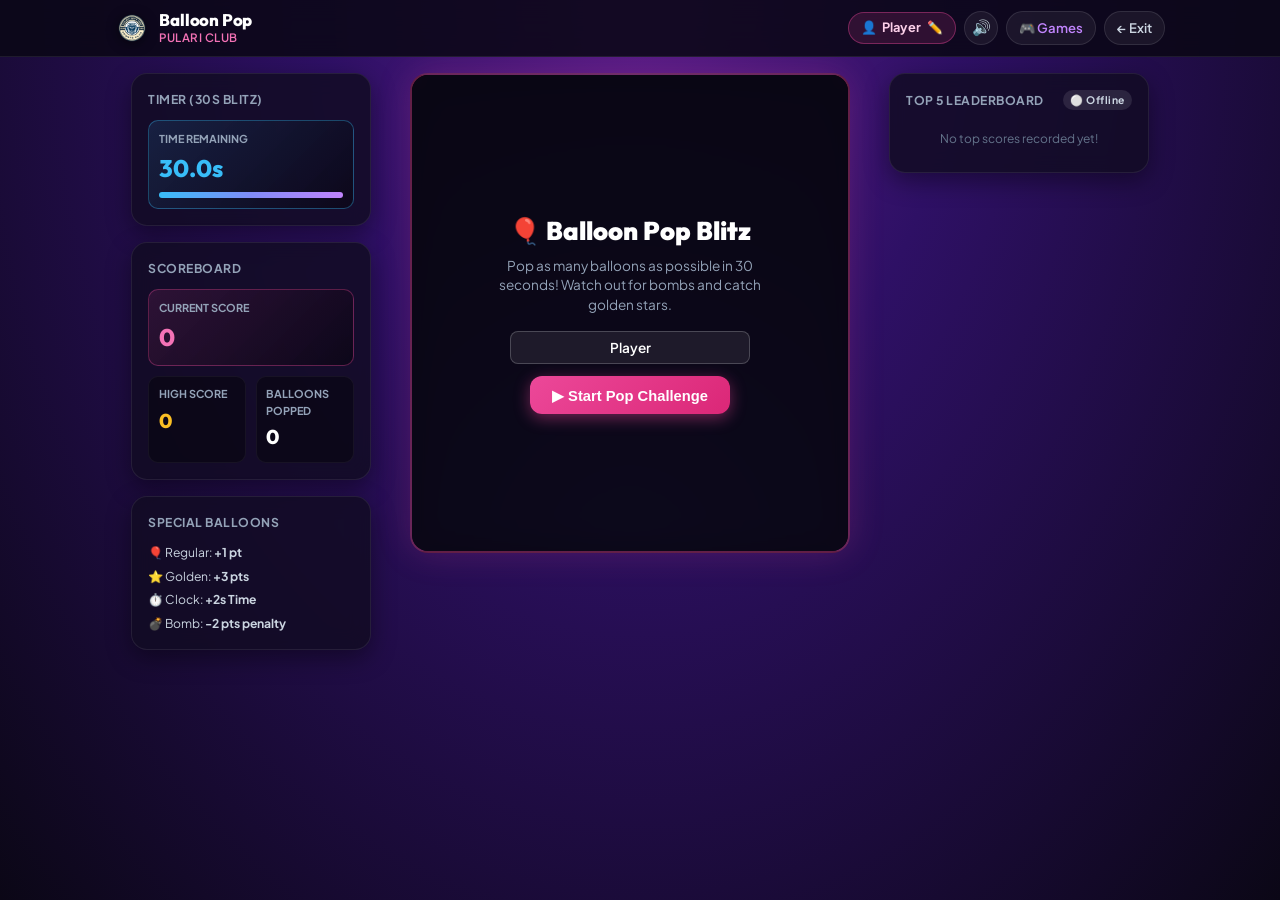
<file: balloon.html>
<!DOCTYPE html>
<html lang="en">

<head>
  <!-- Google tag (gtag.js) -->
  <script async src="https://www.googletagmanager.com/gtag/js?id=G-BBBX3G8P1P"></script>
  <script>
    window.dataLayer = window.dataLayer || [];
    function gtag() { dataLayer.push(arguments); }
    gtag('js', new Date());

    gtag('config', 'G-BBBX3G8P1P');
  </script>
  <meta charset="UTF-8">
  <meta name="viewport" content="width=device-width, initial-scale=1.0, maximum-scale=1.0, user-scalable=no">
  <title>Balloon Pop Arcade – Pulari Arts & Sports Club</title>
  <meta name="description"
    content="Balloon Pop 30s Blitz Mini-Game with colorful balloons, particle bursts, Web Audio SFX, and live Supabase Top-5 Leaderboard for Pulari Arts & Sports Club.">
  <link rel="icon" type="image/png" href="PULARI.png">
  <link rel="stylesheet" href="css/style.css">
  <link rel="preconnect" href="https://fonts.googleapis.com">
  <link rel="preconnect" href="https://fonts.gstatic.com" crossorigin>
  <link
    href="https://fonts.googleapis.com/css2?family=Outfit:wght@400;500;600;700;800;900&family=Plus+Jakarta+Sans:wght@400;500;600;700;800&display=swap"
    rel="stylesheet">

  <style>
    :root {
      --balloon-pink: #ec4899;
      --balloon-purple: #a855f7;
      --balloon-cyan: #06b6d4;
      --balloon-gold: #fbbf24;
      --balloon-bg: #0b0716;
      --balloon-card-bg: rgba(18, 12, 36, 0.85);
      --balloon-border: rgba(255, 255, 255, 0.08);
      --font-display: 'Outfit', -apple-system, BlinkMacSystemFont, sans-serif;
      --font-body: 'Plus Jakarta Sans', -apple-system, BlinkMacSystemFont, sans-serif;
    }

    * {
      box-sizing: border-box;
      -webkit-tap-highlight-color: transparent;
    }

    body.balloon-page {
      margin: 0;
      padding: 0;
      background: radial-gradient(ellipse at 50% 0%, #581c87 0%, #2e1065 35%, #0b0716 100%);
      color: #f1f5f9;
      font-family: var(--font-body);
      min-height: 100vh;
      display: flex;
      flex-direction: column;
      overflow-x: hidden;
      touch-action: manipulation;
    }

    /* Top Sticky Header */
    .balloon-header {
      position: sticky;
      top: 0;
      z-index: 40;
      background: rgba(11, 7, 22, 0.88);
      backdrop-filter: blur(12px);
      -webkit-backdrop-filter: blur(12px);
      border-bottom: 1px solid rgba(255, 255, 255, 0.08);
      padding: 0.6rem 1rem;
    }

    .balloon-header-inner {
      max-width: 1050px;
      margin: 0 auto;
      display: flex;
      justify-content: space-between;
      align-items: center;
      gap: 0.75rem;
    }

    .balloon-brand {
      display: flex;
      align-items: center;
      gap: 0.65rem;
      text-decoration: none;
    }

    .balloon-brand img {
      width: 34px;
      height: 34px;
      object-fit: contain;
      filter: drop-shadow(0 2px 6px rgba(0, 0, 0, 0.5));
    }

    .balloon-brand-title h1 {
      font-family: var(--font-display);
      font-size: 1.05rem;
      font-weight: 800;
      color: #ffffff;
      margin: 0;
      line-height: 1.15;
      letter-spacing: -0.2px;
    }

    .balloon-brand-title span {
      font-size: 0.72rem;
      font-weight: 600;
      color: #f472b6;
      display: block;
      text-transform: uppercase;
      letter-spacing: 0.5px;
    }

    .balloon-nav-links {
      display: flex;
      align-items: center;
      gap: 0.5rem;
    }

    .balloon-nav-btn {
      display: inline-flex;
      align-items: center;
      gap: 0.35rem;
      color: #cbd5e1;
      text-decoration: none;
      font-size: 0.82rem;
      font-weight: 600;
      padding: 0.38rem 0.75rem;
      border-radius: 999px;
      background: rgba(255, 255, 255, 0.06);
      border: 1px solid rgba(255, 255, 255, 0.1);
      transition: all 0.2s ease;
    }

    .balloon-nav-btn:hover {
      color: #ffffff;
      background: rgba(255, 255, 255, 0.14);
      border-color: rgba(255, 255, 255, 0.25);
    }

    .player-tag-pill {
      display: inline-flex;
      align-items: center;
      gap: 0.35rem;
      background: rgba(236, 72, 153, 0.15);
      border: 1px solid rgba(236, 72, 153, 0.4);
      color: #fbcfe8;
      padding: 0.35rem 0.75rem;
      border-radius: 999px;
      font-size: 0.8rem;
      font-weight: 700;
      cursor: pointer;
    }

    .btn-header-icon {
      background: rgba(255, 255, 255, 0.06);
      border: 1px solid rgba(255, 255, 255, 0.1);
      color: #f472b6;
      width: 34px;
      height: 34px;
      border-radius: 50%;
      display: inline-flex;
      align-items: center;
      justify-content: center;
      font-size: 0.95rem;
      cursor: pointer;
    }

    /* Main Game Layout */
    .balloon-main {
      flex: 1;
      max-width: 1050px;
      width: 100%;
      margin: 0 auto;
      padding: 1rem;
      display: flex;
      flex-direction: column;
      gap: 1rem;
    }

    /* Mobile Quick Stat Strip */
    .mobile-stat-strip {
      display: none;
      grid-template-columns: repeat(4, 1fr);
      gap: 0.4rem;
      background: var(--balloon-card-bg);
      border: 1px solid var(--balloon-border);
      border-radius: 12px;
      padding: 0.5rem;
      text-align: center;
    }

    .m-stat-box {
      display: flex;
      flex-direction: column;
    }

    .m-stat-label {
      font-size: 0.65rem;
      color: #94a3b8;
      font-weight: 700;
      text-transform: uppercase;
    }

    .m-stat-val {
      font-family: var(--font-display);
      font-size: 1rem;
      font-weight: 800;
      color: #f472b6;
    }

    /* Desktop 3-Column Layout */
    .balloon-layout {
      display: grid;
      grid-template-columns: 240px 1fr 260px;
      gap: 1.25rem;
      align-items: start;
    }

    .side-panel {
      display: flex;
      flex-direction: column;
      gap: 1rem;
    }

    .panel-card {
      background: var(--balloon-card-bg);
      border: 1px solid var(--balloon-border);
      border-radius: 16px;
      padding: 1rem;
      backdrop-filter: blur(10px);
      -webkit-backdrop-filter: blur(10px);
      box-shadow: 0 8px 24px rgba(0, 0, 0, 0.4);
    }

    .panel-title {
      font-size: 0.76rem;
      font-weight: 700;
      color: #94a3b8;
      text-transform: uppercase;
      letter-spacing: 0.5px;
      margin: 0 0 0.75rem;
      display: flex;
      justify-content: space-between;
      align-items: center;
    }

    .stat-display-grid {
      display: grid;
      grid-template-columns: 1fr 1fr;
      gap: 0.6rem;
    }

    .stat-box {
      background: rgba(0, 0, 0, 0.4);
      border: 1px solid rgba(255, 255, 255, 0.05);
      border-radius: 10px;
      padding: 0.6rem;
      display: flex;
      flex-direction: column;
    }

    .stat-box.highlight {
      grid-column: span 2;
      border-color: rgba(236, 72, 153, 0.35);
      background: linear-gradient(135deg, rgba(236, 72, 153, 0.12), rgba(0, 0, 0, 0.4));
    }

    .stat-box-label {
      font-size: 0.68rem;
      font-weight: 700;
      color: #94a3b8;
      text-transform: uppercase;
    }

    .stat-box-val {
      font-family: var(--font-display);
      font-size: 1.25rem;
      font-weight: 800;
      color: #ffffff;
      margin-top: 0.2rem;
    }

    .stat-box.highlight .stat-box-val {
      color: #f472b6;
      font-size: 1.5rem;
    }

    /* Timer Progress Bar */
    .time-bar-wrap {
      width: 100%;
      height: 6px;
      background: rgba(255, 255, 255, 0.1);
      border-radius: 999px;
      overflow: hidden;
      margin-top: 0.4rem;
    }

    .time-bar-fill {
      height: 100%;
      width: 100%;
      background: linear-gradient(90deg, #38bdf8, #818cf8, #c084fc);
      transition: width 0.1s linear;
    }

    /* Center Board Area */
    .balloon-board-wrap {
      display: flex;
      flex-direction: column;
      align-items: center;
      gap: 0.75rem;
      width: 100%;
    }

    .canvas-container {
      position: relative;
      width: 100%;
      max-width: 440px;
      height: 480px;
      background: radial-gradient(circle at 50% 100%, #1e1b4b 0%, #0f0a21 60%, #06040d 100%);
      border: 2px solid rgba(236, 72, 153, 0.4);
      border-radius: 18px;
      box-shadow: 0 0 35px rgba(236, 72, 153, 0.2), inset 0 0 25px rgba(0, 0, 0, 0.8);
      overflow: hidden;
      cursor: crosshair;
      user-select: none;
    }

    #balloon-canvas {
      width: 100%;
      height: 100%;
      display: block;
    }

    /* Canvas Overlays */
    .board-overlay {
      position: absolute;
      inset: 0;
      background: rgba(11, 7, 22, 0.88);
      backdrop-filter: blur(8px);
      -webkit-backdrop-filter: blur(8px);
      display: flex;
      flex-direction: column;
      align-items: center;
      justify-content: center;
      padding: 1.5rem;
      text-align: center;
      z-index: 20;
    }

    .overlay-title {
      font-family: var(--font-display);
      font-size: 1.6rem;
      font-weight: 900;
      color: #ffffff;
      margin: 0 0 0.35rem;
    }

    .overlay-sub {
      font-size: 0.85rem;
      color: #94a3b8;
      margin: 0 0 1rem;
      max-width: 280px;
      line-height: 1.45;
    }

    .overlay-stat-row {
      background: rgba(255, 255, 255, 0.05);
      border: 1px solid rgba(255, 255, 255, 0.08);
      border-radius: 10px;
      padding: 0.6rem;
      margin: 0.5rem 0 1rem;
      display: grid;
      grid-template-columns: repeat(3, 1fr);
      gap: 0.4rem;
      width: 100%;
      max-width: 280px;
    }

    .overlay-stat-label {
      font-size: 0.65rem;
      color: #94a3b8;
      text-transform: uppercase;
      font-weight: 700;
    }

    .overlay-stat-val {
      font-size: 1.15rem;
      font-weight: 800;
      color: #ffffff;
    }

    .new-high-badge {
      background: linear-gradient(135deg, #f59e0b, #eab308);
      color: #000;
      font-weight: 800;
      font-size: 0.72rem;
      padding: 0.2rem 0.55rem;
      border-radius: 999px;
      margin-bottom: 0.35rem;
    }

    .overlay-player-input-wrap {
      width: 100%;
      max-width: 240px;
      margin-bottom: 0.75rem;
    }

    .overlay-player-input {
      width: 100%;
      background: rgba(255, 255, 255, 0.08);
      border: 1px solid rgba(255, 255, 255, 0.2);
      border-radius: 8px;
      padding: 0.45rem 0.65rem;
      color: #ffffff;
      font-family: inherit;
      font-size: 0.85rem;
      font-weight: 600;
      outline: none;
      text-align: center;
    }

    .btn-balloon-primary {
      background: linear-gradient(135deg, #ec4899 0%, #db2777 100%);
      color: #ffffff;
      border: none;
      padding: 0.65rem 1.4rem;
      border-radius: 12px;
      font-size: 0.92rem;
      font-weight: 800;
      cursor: pointer;
      box-shadow: 0 4px 16px rgba(236, 72, 153, 0.45);
      transition: all 0.15s ease;
      display: inline-flex;
      align-items: center;
      gap: 0.4rem;
    }

    .btn-balloon-primary:active {
      transform: scale(0.96);
    }

    /* Leaderboard List */
    .leaderboard-list {
      display: flex;
      flex-direction: column;
      gap: 0.35rem;
      list-style: none;
      padding: 0;
      margin: 0;
    }

    .leaderboard-item {
      display: flex;
      align-items: center;
      gap: 0.5rem;
      padding: 0.45rem 0.65rem;
      background: rgba(0, 0, 0, 0.3);
      border: 1px solid rgba(255, 255, 255, 0.05);
      border-radius: 8px;
      font-size: 0.78rem;
    }

    .leaderboard-item.top-1 {
      border-color: rgba(245, 158, 11, 0.4);
      background: linear-gradient(90deg, rgba(245, 158, 11, 0.12), rgba(0, 0, 0, 0.3));
    }

    .leaderboard-rank {
      font-size: 0.9rem;
      width: 20px;
      text-align: center;
    }

    .leaderboard-name-wrap {
      flex: 1;
      display: flex;
      flex-direction: column;
      overflow: hidden;
    }

    .leaderboard-name {
      font-weight: 700;
      color: #ffffff;
      white-space: nowrap;
      overflow: hidden;
      text-overflow: ellipsis;
    }

    .leaderboard-meta {
      font-size: 0.66rem;
      color: #94a3b8;
    }

    .leaderboard-score {
      font-family: var(--font-display);
      font-weight: 800;
      color: #f472b6;
      font-size: 0.88rem;
    }

    .badge {
      font-size: 0.65rem;
      font-weight: 700;
      padding: 0.15rem 0.45rem;
      border-radius: 999px;
      background: rgba(255, 255, 255, 0.1);
      color: #cbd5e1;
    }

    .badge.live {
      background: rgba(236, 72, 153, 0.2);
      color: #f472b6;
      border: 1px solid rgba(236, 72, 153, 0.4);
    }

    /* Mobile Modal for Leaderboard */
    .mobile-modal-overlay {
      position: fixed;
      inset: 0;
      background: rgba(11, 7, 22, 0.85);
      backdrop-filter: blur(10px);
      -webkit-backdrop-filter: blur(10px);
      z-index: 100;
      display: none;
      align-items: center;
      justify-content: center;
      padding: 1rem;
    }

    .mobile-modal-overlay.active {
      display: flex;
    }

    .mobile-modal-card {
      background: var(--balloon-card-bg);
      border: 1px solid var(--balloon-border);
      border-radius: 20px;
      padding: 1.25rem;
      width: 100%;
      max-width: 360px;
      display: flex;
      flex-direction: column;
      gap: 1rem;
    }

    .mobile-modal-header {
      display: flex;
      justify-content: space-between;
      align-items: center;
    }

    .mobile-modal-header h3 {
      font-family: var(--font-display);
      margin: 0;
      font-size: 1.15rem;
      color: #ffffff;
    }

    .btn-modal-close {
      background: rgba(255, 255, 255, 0.08);
      border: none;
      color: #94a3b8;
      width: 30px;
      height: 30px;
      border-radius: 50%;
      font-size: 1rem;
      cursor: pointer;
    }

    .btn-mobile-only {
      display: none;
    }

    @media (max-width: 820px) {
      .balloon-layout {
        grid-template-columns: 1fr;
      }

      .left-panel,
      .right-panel {
        display: none;
      }

      .mobile-stat-strip {
        display: grid;
      }

      .btn-mobile-only {
        display: inline-flex;
      }

      .canvas-container {
        height: 420px;
      }
    }

    @media (max-width: 420px) {
      .balloon-header {
        padding: 0.45rem 0.65rem;
      }

      .balloon-brand-title h1 {
        font-size: 0.92rem;
      }

      .player-tag-pill {
        max-width: 95px;
        font-size: 0.72rem;
        padding: 0.28rem 0.5rem;
        overflow: hidden;
        text-overflow: ellipsis;
        white-space: nowrap;
      }

      .canvas-container {
        height: 360px;
      }
    }
  </style>
</head>

<body class="balloon-page">

  <!-- Top Sticky Header -->
  <header class="balloon-header">
    <div class="balloon-header-inner">
      <a href="games.html" class="balloon-brand">
        <img src="PULARI.png" alt="Pulari Club Logo">
        <div class="balloon-brand-title">
          <h1>Balloon Pop</h1>
          <span>Pulari Club</span>
        </div>
      </a>

      <div class="balloon-nav-links">
        <div class="player-tag-pill" id="btn-change-player" title="Click to Change Player Gamer Tag">
          👤 <span id="current-player-name">Player</span> ✏️
        </div>
        <button type="button" class="btn-header-icon btn-mobile-only" id="btn-open-leaderboard-modal"
          title="Top 5 Leaderboard">
          🏆
        </button>
        <button type="button" class="btn-header-icon" id="btn-sound-toggle" title="Toggle Sound">
          🔊
        </button>
        <a href="games.html" class="balloon-nav-btn" style="color: #c084fc;" title="All Club Games">
          🎮 Games
        </a>
        <a href="dashboard.html" class="balloon-nav-btn" title="Back to Dashboard">
          ← Exit
        </a>
      </div>
    </div>
  </header>

  <!-- Main Game Container -->
  <main class="balloon-main">

    <!-- Mobile Quick Stats Strip -->
    <div class="mobile-stat-strip">
      <div class="m-stat-box">
        <span class="m-stat-label">Time</span>
        <span class="m-stat-val" id="m-balloon-timer">30.0s</span>
      </div>
      <div class="m-stat-box">
        <span class="m-stat-label">Score</span>
        <span class="m-stat-val" id="m-balloon-score">0</span>
      </div>
      <div class="m-stat-box">
        <span class="m-stat-label">High Score</span>
        <span class="m-stat-val" id="m-balloon-highscore" style="color: #fbbf24;">0</span>
      </div>
      <div class="m-stat-box">
        <span class="m-stat-label">Popped</span>
        <span class="m-stat-val" id="m-balloon-popped">0</span>
      </div>
    </div>

    <!-- 3-Column Desktop Layout -->
    <div class="balloon-layout">

      <!-- Left Column: Stats & Timer -->
      <aside class="side-panel left-panel">
        <div class="panel-card">
          <div class="panel-title">Timer (30s Blitz)</div>
          <div class="stat-box highlight" style="border-color: rgba(56, 189, 248, 0.35); background: linear-gradient(135deg, rgba(56, 189, 248, 0.12), rgba(0, 0, 0, 0.4));">
            <span class="stat-box-label">Time Remaining</span>
            <span class="stat-box-val" id="balloon-timer" style="color: #38bdf8;">30.0s</span>
            <div class="time-bar-wrap">
              <div class="time-bar-fill" id="balloon-time-bar"></div>
            </div>
          </div>
        </div>

        <div class="panel-card">
          <div class="panel-title">Scoreboard</div>
          <div class="stat-display-grid">
            <div class="stat-box highlight">
              <span class="stat-box-label">Current Score</span>
              <span class="stat-box-val" id="balloon-score">0</span>
            </div>
            <div class="stat-box">
              <span class="stat-box-label">High Score</span>
              <span class="stat-box-val" id="balloon-highscore" style="color: #fbbf24;">0</span>
            </div>
            <div class="stat-box">
              <span class="stat-box-label">Balloons Popped</span>
              <span class="stat-box-val" id="balloon-popped">0</span>
            </div>
          </div>
        </div>

        <div class="panel-card">
          <div class="panel-title">Special Balloons</div>
          <div style="font-size: 0.76rem; color: #cbd5e1; display: flex; flex-direction: column; gap: 0.35rem;">
            <div>🎈 Regular: <strong>+1 pt</strong></div>
            <div>⭐ Golden: <strong>+3 pts</strong></div>
            <div>⏱️ Clock: <strong>+2s Time</strong></div>
            <div>💣 Bomb: <strong>-2 pts penalty</strong></div>
          </div>
        </div>
      </aside>

      <!-- Center Column: Canvas Board -->
      <section class="balloon-board-wrap">
        <div class="canvas-container">
          <canvas id="balloon-canvas"></canvas>

          <!-- 1. Start Game Overlay -->
          <div class="board-overlay" id="balloon-start-overlay">
            <h2 class="overlay-title">🎈 Balloon Pop Blitz</h2>
            <p class="overlay-sub">Pop as many balloons as possible in 30 seconds! Watch out for bombs and catch golden stars.</p>
            <div class="overlay-player-input-wrap">
              <input type="text" id="start-player-name" class="overlay-player-input" placeholder="Enter Gamer Tag"
                maxlength="18">
            </div>
            <button type="button" class="btn-balloon-primary" id="btn-start-game">
              ▶ Start Pop Challenge
            </button>
          </div>

          <!-- 2. Pause Overlay -->
          <div class="board-overlay" id="balloon-pause-overlay" style="display: none;">
            <h2 class="overlay-title">⏸ Game Paused</h2>
            <p class="overlay-sub">Take a breath and jump back in when you're ready.</p>
            <button type="button" class="btn-balloon-primary" id="btn-resume-game">
              ▶ Resume Game
            </button>
          </div>

          <!-- 3. Game Over Overlay -->
          <div class="board-overlay" id="balloon-gameover-overlay" style="display: none;">
            <span class="new-high-badge" id="go-new-record" style="display: none;">🏆 NEW HIGH SCORE!</span>
            <h2 class="overlay-title" style="color: #ec4899;">Time's Up!</h2>

            <div class="overlay-stat-row">
              <div>
                <div class="overlay-stat-label">Score</div>
                <div class="overlay-stat-val" id="go-final-score">0</div>
              </div>
              <div>
                <div class="overlay-stat-label">Popped</div>
                <div class="overlay-stat-val" id="go-final-popped">0</div>
              </div>
              <div>
                <div class="overlay-stat-label">Accuracy</div>
                <div class="overlay-stat-val" id="go-final-accuracy">100%</div>
              </div>
            </div>

            <div class="overlay-player-input-wrap">
              <input type="text" id="gameover-player-name" class="overlay-player-input" placeholder="Gamer Tag"
                maxlength="18">
            </div>

            <button type="button" class="btn-balloon-primary" id="btn-play-again">
              🔄 Play Again
            </button>
          </div>
        </div>
      </section>

      <!-- Right Column: Live Top 5 Leaderboard -->
      <aside class="side-panel right-panel">
        <div class="panel-card">
          <div class="panel-title">
            Top 5 Leaderboard
            <span class="badge live" id="leaderboard-badge">🟢 Live</span>
          </div>
          <ul class="leaderboard-list" id="balloon-leaderboard-list">
            <!-- Dynamic Leaderboard Items -->
          </ul>
        </div>
      </aside>

    </div>
  </main>

  <!-- Mobile Top 5 Leaderboard Modal -->
  <div class="mobile-modal-overlay" id="mobile-leaderboard-modal">
    <div class="mobile-modal-card">
      <div class="mobile-modal-header">
        <h3>🏆 Balloon Top 5</h3>
        <button type="button" class="btn-modal-close" id="btn-close-leaderboard-modal">✕</button>
      </div>
      <ul class="leaderboard-list" id="modal-leaderboard-list">
        <!-- Dynamic Rows -->
      </ul>
      <button type="button" class="btn-balloon-primary" id="btn-modal-change-tag" style="justify-content: center;">
        ✏️ Edit Gamer Tag
      </button>
    </div>
  </div>

  <!-- Scripts -->
  <script src="js/api.js"></script>
  <script src="js/balloon-game.js"></script>
</body>

</html>
</file>
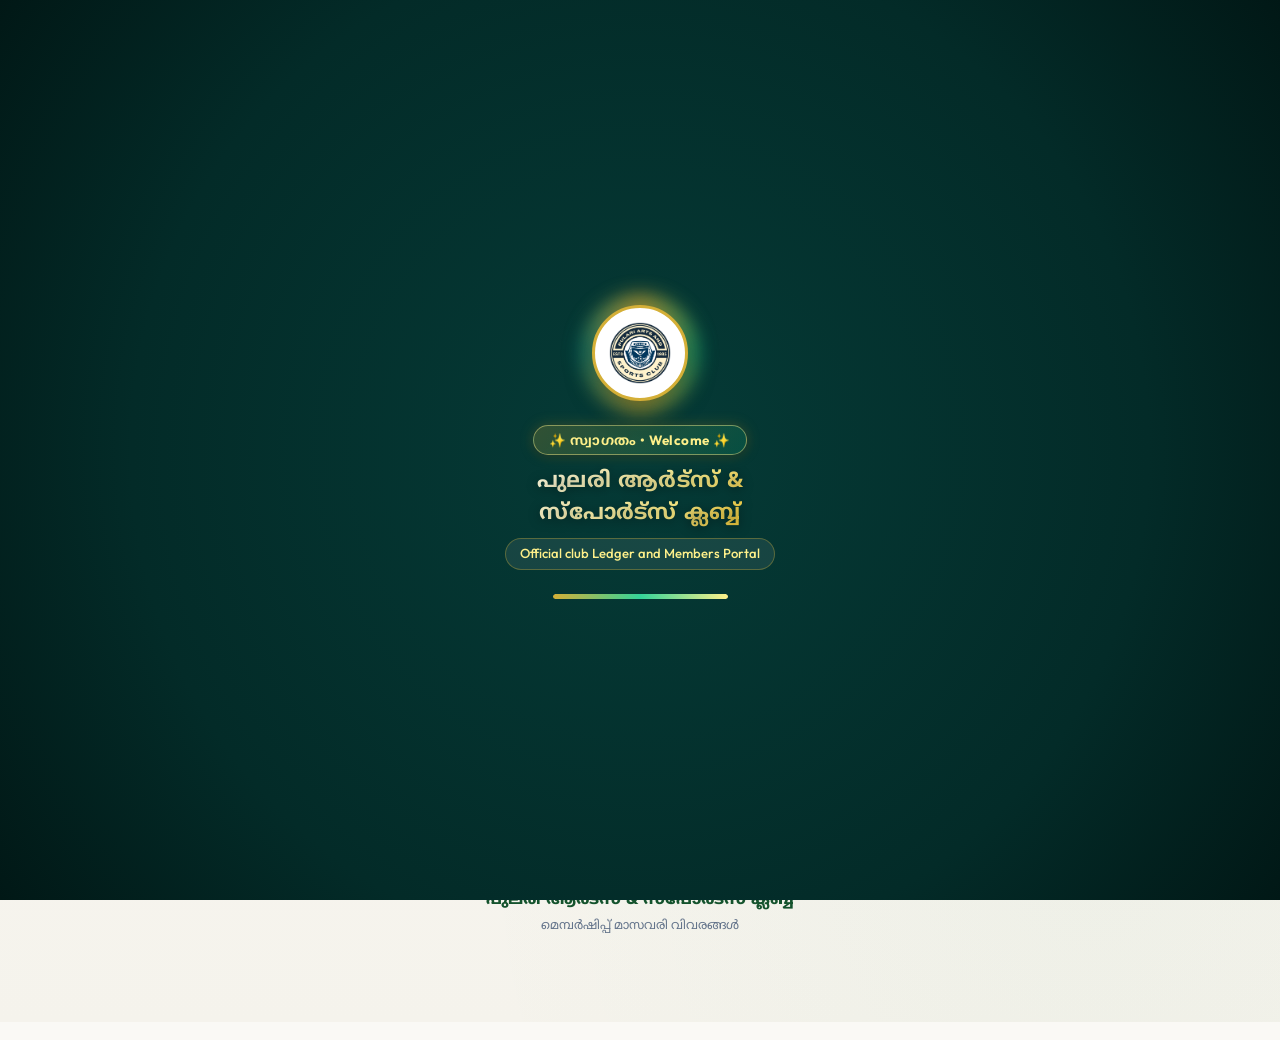
<file: dashboard.html>
<!DOCTYPE html>
<html lang="ml">

<head>
  <!-- Google tag (gtag.js) -->
  <script async src="https://www.googletagmanager.com/gtag/js?id=G-BBBX3G8P1P"></script>
  <script>
    window.dataLayer = window.dataLayer || [];
    function gtag() { dataLayer.push(arguments); }
    gtag('js', new Date());

    gtag('config', 'G-BBBX3G8P1P');
  </script>
  <meta charset="UTF-8">
  <meta name="viewport" content="width=device-width, initial-scale=1.0">
  <title>മെമ്പർഷിപ്പ് മാസവരി ഡാഷ്‌ബോർഡ് – പുലരി ആർട്സ് & സ്പോർട്സ് ക്ലബ്ബ്</title>
  <meta name="description"
    content="പുലരി ആർട്സ് & സ്പോർട്സ് ക്ലബ്ബ് മെമ്പർഷിപ്പ് മാസവരി വിവരങ്ങൾ. അംഗങ്ങളുടെ അടവ് നിലയും വാർഷിക കണക്കുകളും.">
  <link rel="icon" type="image/png" href="PULARI.png">
  <link rel="preload" as="image" href="PULARI.png">

  <link rel="stylesheet" href="css/style.css">
  <link rel="stylesheet" href="css/kerala-dashboard.css">
  <style>
    /* Critical inline rule to eliminate FOUC */
    #pulari-preloader {
      position: fixed;
      inset: 0;
      z-index: 999999;
      background: radial-gradient(circle at center, #053b37 0%, #032b28 65%, #011816 100%);
    }
  </style>
</head>

<body class="public-page">

  <!-- ================= PRELOADER SPLASH SCREEN (2s DELAY) ================= -->
  <div id="pulari-preloader" class="pulari-preloader" role="status" aria-label="ഡാഷ്‌ബോർഡ് ലോഡ് ചെയ്യുന്നു...">
    <div class="preloader-card">
      <div class="preloader-logo-ring">
        <div class="preloader-aura"></div>
        <img src="PULARI.png" alt="പുലരി ആർട്സ് &amp; സ്പോർട്സ് ക്ലബ്ബ് ലോഗോ" class="preloader-logo" width="96"
          height="96">
      </div>
      <div class="preloader-welcome-tag">
        <span>✨ സ്വാഗതം • Welcome ✨</span>
      </div>
      <div class="preloader-brand-title">പുലരി ആർട്സ് &amp; സ്പോർട്സ് ക്ലബ്ബ്</div>
      <div class="preloader-badge">
        <span>Official club Ledger and Members Portal</span>
      </div>
      <div class="preloader-progress-track" aria-hidden="true">
        <div class="preloader-progress-fill"></div>
      </div>
    </div>
  </div>

  <script>
    // Public Dashboard Preloader with 2-Second Delay
    (function () {
      const preloader = document.getElementById('pulari-preloader');
      if (!preloader) return;

      const PRELOADER_DELAY_MS = 2000;
      setTimeout(() => {
        preloader.classList.add('preloader-fade-out');
        setTimeout(() => {
          if (preloader && preloader.parentNode) {
            preloader.remove();
          }
        }, 600);
      }, PRELOADER_DELAY_MS);
    })();
  </script>

  <!-- Kerala Style Royal Header -->
  <header class="public-header">
    <div class="public-header-inner">
      <div class="public-brand">
        <img src="PULARI.png" alt="പുലരി ആർട്സ് & സ്പോർട്സ് ക്ലബ്ബ് ലോഗോ" title="പുലരി ആർട്സ് & സ്പോർട്സ് ക്ലബ്ബ്">
        <div class="brand-text-block">
          <div class="kerala-club-title-mal">പുലരി ആർട്സ് &amp; സ്പോർട്സ് ക്ലബ്ബ്</div>
          <div class="kerala-tagline-badge">
            <span>🌴 മാസവരി വിവരങ്ങൾ</span>
          </div>
        </div>
      </div>
      <div class="public-header-actions">
        <a href="finance.html" class="btn-pulari-finance" id="btn-pularifinance" title="പുലരി ഫിനാൻസ്">
          <span>💰</span> പുലരി ഫിനാൻസ്
        </a>
        <a href="games.html" class="btn-games-hub" id="btn-open-games" title="ക്ലബ്ബ് ഗെയിംസ്">
          <span>🎮</span> ഗെയിംസ്
        </a>
        <span class="current-month-badge" id="public-month-badge"></span>
        <div class="loading-spinner" id="public-spinner" style="display:none;"></div>
      </div>
    </div>
  </header>

  <main class="public-main">

    <!-- Kerala Welcome & Cultural Accent Banner -->
    <div class="kerala-welcome-banner">
      <div class="kerala-banner-content">
        <span class="kerala-lamp-icon" aria-hidden="true">🪔</span>
        <div>
          <h2 class="kerala-banner-heading">പുലരി മെമ്പർഷിപ്പ് മാസവരി വിവരങ്ങൾ</h2>
          <p class="kerala-banner-sub">സുതാര്യമായ അംഗത്വ വിവരങ്ങളും വാർഷിക അടവ് നിലയും</p>
        </div>
      </div>
    </div>

    <!-- Top View Switcher & Live Connection Status -->
    <div class="public-toolbar-bar">
      <div class="segmented-control" role="tablist" aria-label="ഡാഷ്‌ബോർഡ് കാഴ്ച്ച">
        <button class="segmented-btn active" id="view-tab-yearly" type="button" data-view="yearly">
          <svg width="17" height="17" viewBox="0 0 24 24" fill="currentColor">
            <path d="M3 13h2v-2H3v2zm0 4h2v-2H3v2zm0-8h2V7H3v2zm4 4h14v-2H7v2zm0 4h14v-2H7v2zM7 7v2h14V7H7z" />
          </svg>
          വാർഷിക വിവരങ്ങൾ
        </button>
      </div>

      <div class="cache-status-pill" id="public-cache-badge" title="കണക്ഷൻ നില">
        <span class="status-indicator-dot"></span>
        <span id="public-cache-text">Online</span>
        <button class="btn-refresh-data" id="btn-force-refresh" title="വിവരങ്ങൾ വീണ്ടും ലോഡ് ചെയ്യുക" type="button">
          <svg width="14" height="14" viewBox="0 0 24 24" fill="currentColor">
            <path
              d="M17.65 6.35C16.2 4.9 14.21 4 12 4c-4.42 0-7.99 3.58-7.99 8s3.57 8 7.99 8c3.73 0 6.84-2.55 7.73-6h-2.08c-.82 2.33-3.04 4-5.65 4-3.31 0-6-2.69-6-6s2.69-6 6-6c1.66 0 3.14.69 4.22 1.78L13 11h7V4l-2.35 2.35z" />
          </svg>
        </button>
      </div>
    </div>

    <!-- ================= MONTHLY VIEW CONTAINER ================= -->
    <div id="view-section-monthly" style="display:none;">
      <div class="section-header">
        <div>
          <h3>പ്രതിമാസ അടവ് നില</h3>
          <p class="section-subtitle">ഓരോ മാസത്തെയും അടവ് നിലയും ബാക്കി വിവരങ്ങളും ഇവിടെ കാണാം.</p>
        </div>
        <div class="controls-bar">
          <select id="public-month-select" class="form-select" style="width:auto;"></select>
          <select id="public-year-select" class="form-select" style="width:auto;"></select>
          <button class="btn btn-outline" id="btn-public-current-month" type="button">ഈ മാസം</button>
        </div>
      </div>

      <div class="public-progress-card">
        <div class="public-progress-meta">
          <span>മാസവരി പിരിവ് ശതമാനം</span>
          <strong id="public-collection-rate">0%</strong>
        </div>
        <div class="public-progress-track" aria-hidden="true">
          <div class="public-progress-fill" id="public-progress-fill"></div>
        </div>
      </div>

      <div class="stats-grid">
        <div class="stat-card">
          <div class="stat-icon icon-blue">👥</div>
          <div class="stat-info">
            <div class="stat-label">സജീവ അംഗങ്ങൾ</div>
            <div class="stat-value" id="public-total-members">0</div>
            <div class="stat-sub">ഈ മാസത്തേക്ക് ഉള്ളവർ</div>
          </div>
        </div>
        <div class="stat-card">
          <div class="stat-icon icon-green">✅</div>
          <div class="stat-info">
            <div class="stat-label">അടച്ചവർ</div>
            <div class="stat-value" id="public-paid-count">0</div>
            <div class="stat-sub">തുക ലഭിച്ചത്</div>
          </div>
        </div>
        <div class="stat-card">
          <div class="stat-icon icon-red">⏳</div>
          <div class="stat-info">
            <div class="stat-label">ബാക്കി ഉള്ളവർ</div>
            <div class="stat-value" id="public-unpaid-count">0</div>
            <div class="stat-sub">അടക്കാൻ ബാക്കിയുള്ളവർ</div>
          </div>
        </div>
        <div class="stat-card">
          <div class="stat-icon icon-amber">💰</div>
          <div class="stat-info">
            <div class="stat-label">പിരിഞ്ഞ തുക</div>
            <div class="stat-value" id="public-collected-amount">₹0</div>
            <div class="stat-sub">ഈ മാസം ആകെ</div>
          </div>
        </div>
      </div>

      <div class="public-months-strip" id="public-months-strip"></div>

      <div class="section-header">
        <div>
          <h3>അംഗങ്ങളുടെ പട്ടിക</h3>
          <p class="section-subtitle">തിരഞ്ഞെടുത്ത മാസത്തെ അടവ് നില.</p>
        </div>
        <div class="controls-bar">
          <div class="search-input-wrapper">
            <svg viewBox="0 0 24 24">
              <path
                d="M15.5 14h-.79l-.28-.27C15.41 12.59 16 11.11 16 9.5 16 5.91 13.09 3 9.5 3S3 5.91 3 9.5 5.91 16 9.5 16c1.61 0 3.09-.59 4.23-1.57l.27.28v.79l5 4.99L20.49 19l-4.99-5zm-6 0C7.01 14 5 11.99 5 9.5S7.01 5 9.5 5 14 7.01 14 9.5 11.99 14 9.5 14z" />
            </svg>
            <input type="text" id="public-search" class="form-control" placeholder="പേര് നൽകി തിരയുക...">
          </div>
          <div style="display:flex; gap:0.25rem;">
            <button class="btn btn-primary btn-sm public-filter-btn" data-filter="All" type="button">എല്ലാം</button>
            <button class="btn btn-outline btn-sm public-filter-btn" data-filter="Paid" type="button">അടച്ചവർ</button>
            <button class="btn btn-outline btn-sm public-filter-btn" data-filter="Unpaid" type="button">ബാക്കി</button>
          </div>
        </div>
      </div>

      <div class="card-box">
        <div class="table-responsive">
          <table class="data-table">
            <thead>
              <tr>
                <th>പേര്</th>
                <th>മാസവരി</th>
                <th>നില</th>
                <th>അടച്ച തീയതി</th>
              </tr>
            </thead>
            <tbody id="public-members-table-body"></tbody>
          </table>
        </div>
      </div>

    </div>
    <!-- ================= END MONTHLY VIEW CONTAINER ================= -->

    <!-- ================= YEARLY VIEW CONTAINER ================= -->
    <div id="view-section-yearly">

      <div class="section-header">
        <div>
          <h3>വാർഷിക അടവ് വിവരങ്ങൾ</h3>
          <p class="section-subtitle">ഓരോ അംഗത്തിന്റെയും 12 മാസത്തെ അടവ് വിവരങ്ങൾ ഒറ്റനോട്ടത്തിൽ.</p>
        </div>
        <div class="controls-bar">
          <label for="yearly-year-select"
            style="font-size:0.85rem; color:var(--kl-text-dark); font-weight:700;">വർഷം:</label>
          <select id="yearly-year-select" class="form-select" style="width:auto; font-weight:700;"></select>
          <button class="btn btn-outline" id="btn-yearly-current-year" type="button">ഈ വർഷം</button>
        </div>
      </div>

      <!-- Yearly Overall Progress Card -->
      <div class="public-progress-card">
        <div class="public-progress-meta">
          <div>
            <span>വാർഷിക പിരിവ് പുരോഗതി (<span id="yearly-progress-year-label">2026</span>)</span>
            <span class="text-muted" style="font-size:0.8rem; margin-left:0.5rem;" id="yearly-progress-sublabel"></span>
          </div>
          <strong id="yearly-collection-rate">0%</strong>
        </div>
        <div class="public-progress-track" aria-hidden="true">
          <div class="public-progress-fill" id="yearly-progress-fill"></div>
        </div>
      </div>

      <!-- Yearly Stats Cards Grid (Clickable Filter Boxes) -->
      <div class="stats-grid">
        <div class="stat-card yearly-stat-filter-card active" data-filter="All" role="button" tabindex="0"
          title="ഫിൽട്ടർ: എല്ലാ അംഗങ്ങളും">
          <div class="stat-icon icon-blue">👥</div>
          <div class="stat-info">
            <div class="stat-label">സജീവ അംഗങ്ങൾ</div>
            <div class="stat-value" id="yearly-total-members">0</div>
            <div class="stat-sub">എല്ലാ അംഗങ്ങളെയും കാണിക്കുക</div>
          </div>
        </div>
        <div class="stat-card" style="cursor:default;" title="ഈ മാസം അടച്ചവർ">
          <div class="stat-icon icon-green">✅</div>
          <div class="stat-info">
            <div class="stat-label">ഈ മാസം അടച്ചവർ</div>
            <div class="stat-value" id="yearly-current-month-paid-count">0</div>
            <div class="stat-sub" id="yearly-current-month-paid-sub">ഈ മാസം അടവ് പൂർത്തിയായവർ</div>
          </div>
        </div>
        <div class="stat-card" style="cursor:default;" title="ഈ മാസം പിരിഞ്ഞ തുക">
          <div class="stat-icon icon-amber">💵</div>
          <div class="stat-info">
            <div class="stat-label">ഈ മാസം പിരിഞ്ഞ തുക</div>
            <div class="stat-value" id="yearly-current-month-collected">₹0</div>
            <div class="stat-sub" id="yearly-current-month-collected-sub">ഈ മാസം ആകെ ലഭിച്ചത്</div>
          </div>
        </div>
        <div class="stat-card" style="cursor:default;" title="ഈ വർഷത്തെ ആകെ പിരിവ്">
          <div class="stat-icon icon-amber">💰</div>
          <div class="stat-info">
            <div class="stat-label">ആകെ പിരിഞ്ഞ തുക</div>
            <div class="stat-value" id="yearly-total-collected">₹0</div>
            <div class="stat-sub" id="yearly-collected-sub">ഈ വർഷത്തെ ആകെ തുക</div>
          </div>
        </div>
      </div>

      <!-- Yearly Member Breakdown Header & Controls -->
      <div class="yearly-toolbar-row">
        <div class="search-input-wrapper">
          <svg viewBox="0 0 24 24">
            <path
              d="M15.5 14h-.79l-.28-.27C15.41 12.59 16 11.11 16 9.5 16 5.91 13.09 3 9.5 3S3 5.91 3 9.5 5.91 16 9.5 16c1.61 0 3.09-.59 4.23-1.57l.27.28v.79l5 4.99L20.49 19l-4.99-5zm-6 0C7.01 14 5 11.99 5 9.5S7.01 5 9.5 5 14 7.01 14 9.5 11.99 14 9.5 14z" />
          </svg>
          <input type="text" id="yearly-search" class="form-control" placeholder="പേര് നൽകി തിരയുക...">
        </div>
        <div class="yearly-filter-tabset" role="tablist" aria-label="അംഗങ്ങളുടെ ഫിൽട്ടർ">
          <button class="yearly-filter-tab active" data-filter="All" type="button">എല്ലാം</button>
          <button class="yearly-filter-tab" data-filter="Full" type="button">🏆 12 മാസവും പൂർണ്ണം</button>
          <button class="yearly-filter-tab" data-filter="Partial" type="button">⏳ ഭാഗികം</button>
          <button class="yearly-filter-tab" data-filter="Unpaid" type="button">❌ അടക്കാത്തവർ</button>
        </div>
      </div>

      <!-- Yearly Members Table -->
      <div class="card-box">
        <div class="table-responsive">
          <table class="data-table yearly-data-table">
            <thead>
              <tr>
                <th style="min-width:160px; cursor:pointer;" id="th-sort-name" title="പേര് ക്രമത്തിൽ അടുക്കുക">
                  അംഗത്തിന്റെ പേര് ⇕</th>
                <th style="min-width:140px; cursor:pointer;" id="th-sort-paid"
                  title="അടച്ച മാസങ്ങളുടെ ക്രമത്തിൽ അടുക്കുക">
                  അടച്ച മാസങ്ങൾ ⇕</th>
                <th style="min-width:340px;">പ്രതിമാസ നില (സെപ്റ്റംബർ – ഓഗസ്റ്റ്)</th>
                <th style="min-width:110px;">ആകെ അടച്ചത്</th>
                <th style="min-width:110px;">നില</th>
              </tr>
            </thead>
            <tbody id="yearly-members-table-body"></tbody>
          </table>
        </div>
      </div>

    </div>
    <!-- ================= END YEARLY VIEW CONTAINER ================= -->

    <!-- Kerala Heritage Footer -->
    <footer class="kerala-footer">
      <div class="kerala-footer-club-name">പുലരി ആർട്സ് &amp; സ്പോർട്സ് ക്ലബ്ബ്</div>
      <div class="kerala-footer-tagline">മെമ്പർഷിപ്പ് മാസവരി വിവരങ്ങൾ</div>
    </footer>

  </main>

  <div class="toast-container" id="toast-container"></div>

  <script src="js/api.js"></script>
  <script src="js/public-dashboard.js"></script>
  <script src="js/goal-game.js"></script>
</body>

</html>
</file>
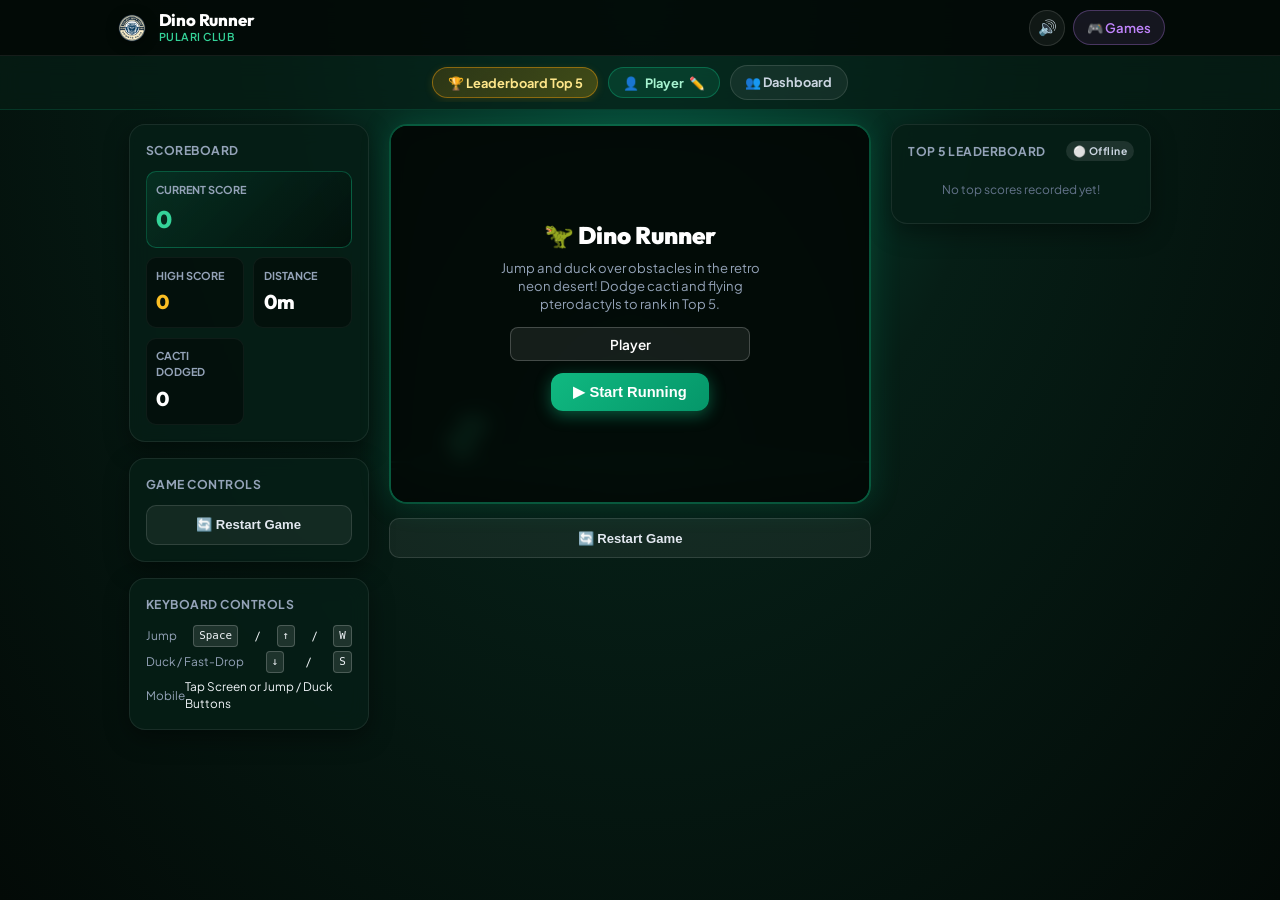
<file: dino.html>
<!DOCTYPE html>
<html lang="en">

<head>
  <!-- Google tag (gtag.js) -->
  <script async src="https://www.googletagmanager.com/gtag/js?id=G-BBBX3G8P1P"></script>
  <script>
    window.dataLayer = window.dataLayer || [];
    function gtag() { dataLayer.push(arguments); }
    gtag('js', new Date());

    gtag('config', 'G-BBBX3G8P1P');
  </script>
  <meta charset="UTF-8">
  <meta name="viewport" content="width=device-width, initial-scale=1.0, maximum-scale=1.0, user-scalable=no">
  <title>Dino Runner Arcade – Pulari Arts & Sports Club</title>
  <meta name="description"
    content="Neon Chrome Dino Endless Runner Game with jump & duck physics, cacti dodging, pterodactyls, retro Web Audio chimes, and live Supabase Top-5 Leaderboard for Pulari Arts & Sports Club.">
  <link rel="icon" type="image/png" href="PULARI.png">
  <link rel="stylesheet" href="css/style.css">
  <link rel="preconnect" href="https://fonts.googleapis.com">
  <link rel="preconnect" href="https://fonts.gstatic.com" crossorigin>
  <link
    href="https://fonts.googleapis.com/css2?family=Outfit:wght@400;500;600;700;800;900&family=Plus+Jakarta+Sans:wght@400;500;600;700;800&display=swap"
    rel="stylesheet">

  <style>
    :root {
      --dino-emerald: #10b981;
      --dino-mint: #34d399;
      --dino-cyan: #38bdf8;
      --dino-gold: #fbbf24;
      --dino-bg: #030a07;
      --dino-card-bg: rgba(6, 30, 22, 0.88);
      --dino-border: rgba(255, 255, 255, 0.08);
      --font-display: 'Outfit', -apple-system, BlinkMacSystemFont, sans-serif;
      --font-body: 'Plus Jakarta Sans', -apple-system, BlinkMacSystemFont, sans-serif;
    }

    * {
      box-sizing: border-box;
      -webkit-tap-highlight-color: transparent;
    }

    body.dino-page {
      margin: 0;
      padding: 0;
      background: radial-gradient(ellipse at 50% 0%, #064e3b 0%, #061e16 40%, #030a07 100%);
      color: #f1f5f9;
      font-family: var(--font-body);
      min-height: 100vh;
      display: flex;
      flex-direction: column;
      overflow-x: hidden;
      touch-action: manipulation;
    }

    /* Header Styling */
    .dino-header {
      position: sticky;
      top: 0;
      z-index: 40;
      background: rgba(3, 10, 7, 0.95);
      backdrop-filter: blur(14px);
      -webkit-backdrop-filter: blur(14px);
      border-bottom: 1px solid rgba(255, 255, 255, 0.08);
      padding: 0.6rem 1rem;
    }

    .dino-header-inner {
      max-width: 1050px;
      margin: 0 auto;
      display: flex;
      justify-content: space-between;
      align-items: center;
      gap: 0.75rem;
    }

    .dino-brand {
      display: flex;
      align-items: center;
      gap: 0.6rem;
      text-decoration: none;
      min-width: 0;
    }

    .dino-brand img {
      width: 34px;
      height: 34px;
      object-fit: contain;
      filter: drop-shadow(0 2px 6px rgba(0, 0, 0, 0.5));
      flex-shrink: 0;
    }

    .dino-brand-title h1 {
      font-family: var(--font-display);
      font-size: 1.05rem;
      font-weight: 800;
      color: #ffffff;
      margin: 0;
      line-height: 1.15;
      letter-spacing: -0.2px;
      white-space: nowrap;
    }

    .dino-brand-title span {
      font-size: 0.68rem;
      font-weight: 600;
      color: #34d399;
      display: block;
      text-transform: uppercase;
      letter-spacing: 0.5px;
    }

    .dino-header-actions {
      display: flex;
      align-items: center;
      gap: 0.5rem;
      flex-shrink: 0;
    }

    .dino-header-btn {
      display: inline-flex;
      align-items: center;
      gap: 0.35rem;
      color: #cbd5e1;
      text-decoration: none;
      font-size: 0.82rem;
      font-weight: 600;
      padding: 0.4rem 0.8rem;
      border-radius: 999px;
      background: rgba(255, 255, 255, 0.06);
      border: 1px solid rgba(255, 255, 255, 0.12);
      transition: all 0.2s ease;
      white-space: nowrap;
    }

    .dino-header-btn.games-link {
      color: #c084fc;
      border-color: rgba(192, 132, 252, 0.3);
      background: rgba(192, 132, 252, 0.1);
    }

    .dino-header-btn:hover {
      color: #ffffff;
      background: rgba(255, 255, 255, 0.15);
      border-color: rgba(255, 255, 255, 0.3);
    }

    .btn-header-icon {
      background: rgba(255, 255, 255, 0.06);
      border: 1px solid rgba(255, 255, 255, 0.12);
      color: #34d399;
      width: 36px;
      height: 36px;
      border-radius: 50%;
      display: inline-flex;
      align-items: center;
      justify-content: center;
      font-size: 0.95rem;
      cursor: pointer;
      transition: all 0.2s ease;
    }

    .btn-header-icon:hover {
      background: rgba(255, 255, 255, 0.14);
      border-color: rgba(255, 255, 255, 0.25);
    }

    /* Sub-Navigation Buttons Bar (Below Header) */
    .dino-subnav-bar {
      background: rgba(6, 30, 22, 0.72);
      border-bottom: 1px solid rgba(16, 185, 129, 0.18);
      padding: 0.45rem 0.85rem;
      position: sticky;
      top: 55px;
      z-index: 35;
      backdrop-filter: blur(10px);
      -webkit-backdrop-filter: blur(10px);
    }

    .dino-subnav-inner {
      max-width: 1050px;
      margin: 0 auto;
      display: flex;
      align-items: center;
      justify-content: center;
      gap: 0.6rem;
      overflow-x: auto;
      scrollbar-width: none;
      -webkit-overflow-scrolling: touch;
      padding: 2px 0;
    }

    .dino-subnav-inner::-webkit-scrollbar {
      display: none;
    }

    .subnav-pill {
      display: inline-flex;
      align-items: center;
      gap: 0.35rem;
      padding: 0.42rem 0.9rem;
      border-radius: 999px;
      font-size: 0.8rem;
      font-weight: 700;
      text-decoration: none;
      white-space: nowrap;
      cursor: pointer;
      transition: all 0.2s cubic-bezier(0.4, 0, 0.2, 1);
      flex-shrink: 0;
      border: 1px solid transparent;
      user-select: none;
      -webkit-user-select: none;
      font-family: inherit;
    }

    .subnav-pill-leaderboard {
      background: linear-gradient(135deg, rgba(245, 158, 11, 0.16), rgba(234, 179, 8, 0.26));
      border-color: rgba(245, 158, 11, 0.45);
      color: #fde68a;
      box-shadow: 0 2px 8px rgba(245, 158, 11, 0.15);
    }

    .subnav-pill-leaderboard:hover {
      background: linear-gradient(135deg, rgba(245, 158, 11, 0.26), rgba(234, 179, 8, 0.4));
      color: #ffffff;
      border-color: rgba(245, 158, 11, 0.7);
      transform: translateY(-1px);
    }

    .subnav-pill-player {
      background: rgba(16, 185, 129, 0.15);
      border-color: rgba(16, 185, 129, 0.38);
      color: #a7f3d0;
      max-width: 180px;
      overflow: hidden;
      text-overflow: ellipsis;
    }

    .subnav-pill-player:hover {
      background: rgba(16, 185, 129, 0.26);
      border-color: rgba(16, 185, 129, 0.6);
      color: #ffffff;
      transform: translateY(-1px);
    }

    .subnav-pill-link {
      background: rgba(255, 255, 255, 0.06);
      border-color: rgba(255, 255, 255, 0.12);
      color: #cbd5e1;
    }

    .subnav-pill-link:hover {
      background: rgba(255, 255, 255, 0.14);
      border-color: rgba(255, 255, 255, 0.25);
      color: #ffffff;
      transform: translateY(-1px);
    }

    .subnav-pill:active {
      transform: scale(0.96);
    }

    /* Main Layout */
    .dino-main {
      flex: 1;
      max-width: 1050px;
      width: 100%;
      margin: 0 auto;
      padding: 0.85rem;
      display: flex;
      flex-direction: column;
      gap: 0.85rem;
    }

    /* Mobile Quick Stat Strip */
    .mobile-stat-strip {
      display: none;
      grid-template-columns: repeat(4, 1fr);
      gap: 0.35rem;
      background: rgba(6, 30, 22, 0.92);
      border: 1px solid rgba(16, 185, 129, 0.3);
      border-radius: 14px;
      padding: 0.45rem 0.5rem;
      text-align: center;
      box-shadow: 0 4px 16px rgba(0, 0, 0, 0.4);
    }

    .m-stat-box {
      display: flex;
      flex-direction: column;
      background: rgba(0, 0, 0, 0.3);
      border-radius: 8px;
      padding: 0.3rem 0.2rem;
      border: 1px solid rgba(255, 255, 255, 0.04);
    }

    .m-stat-label {
      font-size: 0.62rem;
      color: #94a3b8;
      font-weight: 700;
      text-transform: uppercase;
      letter-spacing: 0.4px;
    }

    .m-stat-val {
      font-family: var(--font-display);
      font-size: 1rem;
      font-weight: 800;
      color: #34d399;
      margin-top: 0.1rem;
      line-height: 1.1;
    }

    /* 3-Column Desktop Layout */
    .dino-layout {
      display: grid;
      grid-template-columns: 240px 1fr 260px;
      gap: 1.25rem;
      align-items: start;
    }

    .side-panel {
      display: flex;
      flex-direction: column;
      gap: 1rem;
    }

    .panel-card {
      background: var(--dino-card-bg);
      border: 1px solid var(--dino-border);
      border-radius: 16px;
      padding: 1rem;
      backdrop-filter: blur(10px);
      -webkit-backdrop-filter: blur(10px);
      box-shadow: 0 8px 24px rgba(0, 0, 0, 0.4);
    }

    .panel-title {
      font-size: 0.76rem;
      font-weight: 700;
      color: #94a3b8;
      text-transform: uppercase;
      letter-spacing: 0.5px;
      margin: 0 0 0.75rem;
      display: flex;
      justify-content: space-between;
      align-items: center;
    }

    .stat-display-grid {
      display: grid;
      grid-template-columns: 1fr 1fr;
      gap: 0.6rem;
    }

    .stat-box {
      background: rgba(0, 0, 0, 0.4);
      border: 1px solid rgba(255, 255, 255, 0.05);
      border-radius: 10px;
      padding: 0.6rem;
      display: flex;
      flex-direction: column;
    }

    .stat-box.highlight {
      grid-column: span 2;
      border-color: rgba(16, 185, 129, 0.35);
      background: linear-gradient(135deg, rgba(16, 185, 129, 0.12), rgba(0, 0, 0, 0.4));
    }

    .stat-box-label {
      font-size: 0.68rem;
      font-weight: 700;
      color: #94a3b8;
      text-transform: uppercase;
    }

    .stat-box-val {
      font-family: var(--font-display);
      font-size: 1.25rem;
      font-weight: 800;
      color: #ffffff;
      margin-top: 0.2rem;
    }

    .stat-box.highlight .stat-box-val {
      color: #34d399;
      font-size: 1.5rem;
    }

    /* Action Buttons */
    .controls-action-grid {
      display: grid;
      grid-template-columns: 1fr 1fr;
      gap: 0.5rem;
      margin-top: 0.5rem;
    }

    .btn-action {
      background: rgba(255, 255, 255, 0.06);
      border: 1px solid rgba(255, 255, 255, 0.12);
      color: #e2e8f0;
      padding: 0.55rem;
      border-radius: 10px;
      font-weight: 700;
      font-size: 0.82rem;
      cursor: pointer;
      display: inline-flex;
      align-items: center;
      justify-content: center;
      gap: 0.3rem;
      transition: all 0.15s ease;
      min-height: 40px;
      user-select: none;
      -webkit-user-select: none;
    }

    .btn-action:hover:not(:disabled) {
      background: rgba(255, 255, 255, 0.14);
      color: #ffffff;
    }

    .btn-action:active:not(:disabled) {
      transform: scale(0.96);
    }

    .btn-action-danger {
      background: rgba(239, 68, 68, 0.18) !important;
      border-color: rgba(239, 68, 68, 0.4) !important;
      color: #fca5a5 !important;
    }

    .btn-action-danger:hover:not(:disabled) {
      background: rgba(239, 68, 68, 0.3) !important;
      border-color: rgba(239, 68, 68, 0.6) !important;
      color: #ffffff !important;
    }

    .board-toolbar {
      display: flex;
      justify-content: center;
      align-items: center;
      gap: 0.5rem;
      width: 100%;
      max-width: 520px;
      margin-top: 0.25rem;
    }

    .board-toolbar .btn-action {
      flex: 1;
    }

    /* Keybind List */
    .keybind-list {
      display: flex;
      flex-direction: column;
      gap: 0.3rem;
      margin: 0;
      padding: 0;
      list-style: none;
    }

    .keybind-row {
      display: flex;
      justify-content: space-between;
      align-items: center;
      font-size: 0.74rem;
    }

    .keybind-row span.action {
      color: #94a3b8;
    }

    .keybind-row kbd {
      background: rgba(255, 255, 255, 0.1);
      border: 1px solid rgba(255, 255, 255, 0.2);
      border-radius: 4px;
      padding: 0.1rem 0.3rem;
      font-size: 0.68rem;
      font-family: monospace;
      color: #f1f5f9;
    }

    /* Center Board Area */
    .dino-board-wrap {
      display: flex;
      flex-direction: column;
      align-items: center;
      gap: 0.65rem;
      width: 100%;
    }

    .canvas-container {
      position: relative;
      width: 100%;
      max-width: 580px;
      height: 380px;
      background: radial-gradient(ellipse at 50% 100%, #062f21 0%, #041d14 60%, #020c08 100%);
      border: 2px solid rgba(16, 185, 129, 0.4);
      border-radius: 18px;
      box-shadow: 0 0 30px rgba(16, 185, 129, 0.2), inset 0 0 25px rgba(0, 0, 0, 0.85);
      overflow: hidden;
      cursor: pointer;
      user-select: none;
      -webkit-user-select: none;
      touch-action: none;
    }

    #dino-canvas {
      width: 100%;
      height: 100%;
      display: block;
    }

    /* Overlays */
    .board-overlay {
      position: absolute;
      inset: 0;
      background: rgba(3, 10, 7, 0.92);
      backdrop-filter: blur(8px);
      -webkit-backdrop-filter: blur(8px);
      display: flex;
      flex-direction: column;
      align-items: center;
      justify-content: center;
      padding: 1.25rem;
      text-align: center;
      z-index: 20;
    }

    .overlay-title {
      font-family: var(--font-display);
      font-size: 1.5rem;
      font-weight: 900;
      color: #ffffff;
      margin: 0 0 0.35rem;
    }

    .overlay-sub {
      font-size: 0.82rem;
      color: #94a3b8;
      margin: 0 0 0.85rem;
      max-width: 290px;
      line-height: 1.4;
    }

    .overlay-stat-row {
      background: rgba(255, 255, 255, 0.05);
      border: 1px solid rgba(255, 255, 255, 0.08);
      border-radius: 10px;
      padding: 0.5rem;
      margin: 0.4rem 0 0.85rem;
      display: grid;
      grid-template-columns: repeat(3, 1fr);
      gap: 0.35rem;
      width: 100%;
      max-width: 300px;
    }

    .overlay-stat-label {
      font-size: 0.62rem;
      color: #94a3b8;
      text-transform: uppercase;
      font-weight: 700;
    }

    .overlay-stat-val {
      font-size: 1.1rem;
      font-weight: 800;
      color: #ffffff;
    }

    .new-high-badge {
      background: linear-gradient(135deg, #f59e0b, #eab308);
      color: #000;
      font-weight: 800;
      font-size: 0.72rem;
      padding: 0.2rem 0.55rem;
      border-radius: 999px;
      margin-bottom: 0.35rem;
    }

    .overlay-player-input-wrap {
      width: 100%;
      max-width: 240px;
      margin-bottom: 0.75rem;
    }

    .overlay-player-input {
      width: 100%;
      background: rgba(255, 255, 255, 0.08);
      border: 1px solid rgba(255, 255, 255, 0.2);
      border-radius: 8px;
      padding: 0.45rem 0.65rem;
      color: #ffffff;
      font-family: inherit;
      font-size: 0.85rem;
      font-weight: 600;
      outline: none;
      text-align: center;
    }

    .btn-dino-primary {
      background: linear-gradient(135deg, #10b981 0%, #059669 100%);
      color: #ffffff;
      border: none;
      padding: 0.65rem 1.4rem;
      border-radius: 12px;
      font-size: 0.92rem;
      font-weight: 800;
      cursor: pointer;
      box-shadow: 0 4px 16px rgba(16, 185, 129, 0.45);
      transition: all 0.15s ease;
      display: inline-flex;
      align-items: center;
      gap: 0.4rem;
      user-select: none;
      -webkit-user-select: none;
    }

    .btn-dino-primary:active {
      transform: scale(0.96);
    }

    /* Leaderboard List */
    .leaderboard-list {
      display: flex;
      flex-direction: column;
      gap: 0.35rem;
      list-style: none;
      padding: 0;
      margin: 0;
    }

    .leaderboard-item {
      display: flex;
      align-items: center;
      gap: 0.5rem;
      padding: 0.45rem 0.65rem;
      background: rgba(0, 0, 0, 0.3);
      border: 1px solid rgba(255, 255, 255, 0.05);
      border-radius: 8px;
      font-size: 0.78rem;
    }

    .leaderboard-item.top-1 {
      border-color: rgba(245, 158, 11, 0.4);
      background: linear-gradient(90deg, rgba(245, 158, 11, 0.12), rgba(0, 0, 0, 0.3));
    }

    .leaderboard-rank {
      font-size: 0.9rem;
      width: 20px;
      text-align: center;
    }

    .leaderboard-name-wrap {
      flex: 1;
      display: flex;
      flex-direction: column;
      overflow: hidden;
    }

    .leaderboard-name {
      font-weight: 700;
      color: #ffffff;
      white-space: nowrap;
      overflow: hidden;
      text-overflow: ellipsis;
    }

    .leaderboard-meta {
      font-size: 0.66rem;
      color: #94a3b8;
    }

    .leaderboard-score {
      font-family: var(--font-display);
      font-weight: 800;
      color: #34d399;
      font-size: 0.88rem;
    }

    .badge {
      font-size: 0.65rem;
      font-weight: 700;
      padding: 0.15rem 0.45rem;
      border-radius: 999px;
      background: rgba(255, 255, 255, 0.1);
      color: #cbd5e1;
    }

    .badge.live {
      background: rgba(16, 185, 129, 0.2);
      color: #34d399;
      border: 1px solid rgba(16, 185, 129, 0.4);
    }

    /* Mobile Modal for Leaderboard */
    .mobile-modal-overlay {
      position: fixed;
      inset: 0;
      background: rgba(3, 10, 7, 0.88);
      backdrop-filter: blur(12px);
      -webkit-backdrop-filter: blur(12px);
      z-index: 100;
      display: none;
      align-items: center;
      justify-content: center;
      padding: 1rem;
    }

    .mobile-modal-overlay.active {
      display: flex;
    }

    .mobile-modal-card {
      background: var(--dino-card-bg);
      border: 1px solid var(--dino-border);
      border-radius: 20px;
      padding: 1.25rem;
      width: 100%;
      max-width: 360px;
      display: flex;
      flex-direction: column;
      gap: 1rem;
      box-shadow: 0 16px 40px rgba(0, 0, 0, 0.8);
    }

    .mobile-modal-header {
      display: flex;
      justify-content: space-between;
      align-items: center;
    }

    .mobile-modal-header h3 {
      font-family: var(--font-display);
      margin: 0;
      font-size: 1.15rem;
      color: #ffffff;
    }

    .btn-modal-close {
      background: rgba(255, 255, 255, 0.08);
      border: none;
      color: #94a3b8;
      width: 30px;
      height: 30px;
      border-radius: 50%;
      font-size: 1rem;
      cursor: pointer;
    }

    .btn-mobile-only {
      display: none;
    }

    @media (max-width: 820px) {
      .dino-main {
        padding: 0.65rem 0.65rem 1.5rem;
        gap: 0.65rem;
      }

      .dino-layout {
        grid-template-columns: 1fr;
      }

      .left-panel,
      .right-panel {
        display: none;
      }

      .mobile-stat-strip {
        display: grid;
      }

      .canvas-container {
        height: 350px;
        max-width: 100%;
      }
    }

    @media (max-width: 420px) {
      .dino-header {
        padding: 0.5rem 0.75rem;
      }

      .dino-brand-title h1 {
        font-size: 0.95rem;
      }

      .dino-brand-title span {
        font-size: 0.62rem;
      }

      .dino-subnav-bar {
        padding: 0.35rem 0.5rem;
      }

      .subnav-pill {
        padding: 0.35rem 0.65rem;
        font-size: 0.75rem;
      }

      .subnav-pill-player {
        max-width: 130px;
      }

      .canvas-container {
        height: 320px;
      }
    }
  </style>
</head>

<body class="dino-page">

  <!-- Top Sticky Header -->
  <header class="dino-header">
    <div class="dino-header-inner">
      <a href="games.html" class="dino-brand">
        <img src="PULARI.png" alt="Pulari Club Logo">
        <div class="dino-brand-title">
          <h1>Dino Runner</h1>
          <span>Pulari Club</span>
        </div>
      </a>

      <div class="dino-header-actions">
        <button type="button" class="btn-header-icon" id="btn-sound-toggle" title="Toggle Sound">
          🔊
        </button>
        <a href="games.html" class="dino-header-btn games-link" title="All Club Games">
          🎮 Games
        </a>
      </div>
    </div>
  </header>

  <!-- Quick Actions & Navigation Sub-Bar (Below Header) -->
  <nav class="dino-subnav-bar">
    <div class="dino-subnav-inner">
      <button type="button" class="subnav-pill subnav-pill-leaderboard" id="btn-open-leaderboard-modal"
        title="View Dino Top 5 Leaderboard">
        🏆 Leaderboard Top 5
      </button>
      <button type="button" class="subnav-pill subnav-pill-player" id="btn-change-player"
        title="Click to Change Player Gamer Tag">
        👤 <span id="current-player-name">Player</span> ✏️
      </button>
      <a href="dashboard.html" class="subnav-pill subnav-pill-link" title="Back to Dashboard">
        👥 Dashboard
      </a>
    </div>
  </nav>

  <!-- Main Game Container -->
  <main class="dino-main">

    <!-- Mobile Quick Stats Strip -->
    <div class="mobile-stat-strip">
      <div class="m-stat-box">
        <span class="m-stat-label">Score</span>
        <span class="m-stat-val" id="m-dino-score">0</span>
      </div>
      <div class="m-stat-box">
        <span class="m-stat-label">High Score</span>
        <span class="m-stat-val" id="m-dino-highscore" style="color: #fbbf24;">0</span>
      </div>
      <div class="m-stat-box">
        <span class="m-stat-label">Distance</span>
        <span class="m-stat-val" id="m-dino-dist">0m</span>
      </div>
      <div class="m-stat-box">
        <span class="m-stat-label">Dodged</span>
        <span class="m-stat-val" id="m-dino-dodged">0</span>
      </div>
    </div>

    <!-- 3-Column Desktop Layout -->
    <div class="dino-layout">

      <!-- Left Column: Stats & Controls -->
      <aside class="side-panel left-panel">
        <div class="panel-card">
          <div class="panel-title">Scoreboard</div>
          <div class="stat-display-grid">
            <div class="stat-box highlight">
              <span class="stat-box-label">Current Score</span>
              <span class="stat-box-val" id="dino-score">0</span>
            </div>
            <div class="stat-box">
              <span class="stat-box-label">High Score</span>
              <span class="stat-box-val" id="dino-highscore" style="color: #fbbf24;">0</span>
            </div>
            <div class="stat-box">
              <span class="stat-box-label">Distance</span>
              <span class="stat-box-val" id="dino-dist">0m</span>
            </div>
            <div class="stat-box">
              <span class="stat-box-label">Cacti Dodged</span>
              <span class="stat-box-val" id="dino-dodged">0</span>
            </div>
          </div>
        </div>

        <div class="panel-card">
          <div class="panel-title">Game Controls</div>
          <button type="button" class="btn-action" id="btn-restart-game" style="width: 100%;" title="Restart Game">
            🔄 Restart Game
          </button>
        </div>

        <div class="panel-card">
          <div class="panel-title">Keyboard Controls</div>
          <ul class="keybind-list">
            <li class="keybind-row"><span class="action">Jump</span> <kbd>Space</kbd> / <kbd>↑</kbd> / <kbd>W</kbd></li>
            <li class="keybind-row"><span class="action">Duck / Fast-Drop</span> <kbd>↓</kbd> / <kbd>S</kbd></li>
            <li class="keybind-row"><span class="action">Mobile</span> <span>Tap Screen or Jump / Duck Buttons</span></li>
          </ul>
        </div>
      </aside>

      <!-- Center Column: Canvas Board -->
      <section class="dino-board-wrap">
        <div class="canvas-container">
          <canvas id="dino-canvas"></canvas>

          <!-- 1. Start Game Overlay -->
          <div class="board-overlay" id="dino-start-overlay">
            <h2 class="overlay-title">🦖 Dino Runner</h2>
            <p class="overlay-sub">Jump and duck over obstacles in the retro neon desert! Dodge cacti and flying pterodactyls to rank in Top 5.</p>
            <div class="overlay-player-input-wrap">
              <input type="text" id="start-player-name" class="overlay-player-input" placeholder="Enter Gamer Tag"
                maxlength="18">
            </div>
            <button type="button" class="btn-dino-primary" id="btn-start-game">
              ▶ Start Running
            </button>
          </div>

          <!-- 2. Game Over Overlay -->
          <div class="board-overlay" id="dino-gameover-overlay" style="display: none;">
            <span class="new-high-badge" id="go-new-record" style="display: none;">🏆 NEW HIGH SCORE!</span>
            <h2 class="overlay-title" id="go-title" style="color: #ef4444;">Game Over!</h2>

            <div class="overlay-stat-row">
              <div>
                <div class="overlay-stat-label">Score</div>
                <div class="overlay-stat-val" id="go-final-score">0</div>
              </div>
              <div>
                <div class="overlay-stat-label">Distance</div>
                <div class="overlay-stat-val" id="go-final-dist">0m</div>
              </div>
              <div>
                <div class="overlay-stat-label">Dodged</div>
                <div class="overlay-stat-val" id="go-final-dodged">0</div>
              </div>
            </div>

            <div class="overlay-player-input-wrap">
              <input type="text" id="gameover-player-name" class="overlay-player-input" placeholder="Gamer Tag"
                maxlength="18">
            </div>

            <div id="go-sync-status" style="font-size: 0.76rem; color: #10b981; margin-bottom: 0.65rem; font-weight: 700;">
              🟢 Score Synced to Database!
            </div>

            <div style="display: flex; gap: 0.5rem; flex-wrap: wrap; justify-content: center;">
              <button type="button" class="btn-dino-primary" id="btn-play-again">
                🔄 Play Again
              </button>
              <button type="button" class="btn-action" id="btn-resubmit-score" title="Save Gamer Tag & Update Record">
                💾 Save Tag
              </button>
            </div>
          </div>
        </div>

        <!-- Quick Action Toolbar for Mobile & Desktop -->
        <div class="board-toolbar">
          <button type="button" class="btn-action" id="m-btn-restart-game" title="Restart Game">
            🔄 Restart Game
          </button>
        </div>
      </section>

      <!-- Right Column: Live Top 5 Leaderboard -->
      <aside class="side-panel right-panel">
        <div class="panel-card">
          <div class="panel-title">
            Top 5 Leaderboard
            <span class="badge live" id="leaderboard-badge">🟢 Live</span>
          </div>
          <ul class="leaderboard-list" id="dino-leaderboard-list">
            <!-- Dynamic Leaderboard Items -->
          </ul>
        </div>
      </aside>

    </div>
  </main>

  <!-- Mobile Top 5 Leaderboard Modal -->
  <div class="mobile-modal-overlay" id="mobile-leaderboard-modal">
    <div class="mobile-modal-card">
      <div class="mobile-modal-header">
        <h3>🏆 Dino Top 5</h3>
        <button type="button" class="btn-modal-close" id="btn-close-leaderboard-modal">✕</button>
      </div>
      <ul class="leaderboard-list" id="modal-leaderboard-list">
        <!-- Dynamic Rows -->
      </ul>
      <button type="button" class="btn-dino-primary" id="btn-modal-change-tag" style="justify-content: center;">
        ✏️ Edit Gamer Tag
      </button>
    </div>
  </div>

  <!-- Scripts -->
  <script src="js/api.js"></script>
  <script src="js/dino-game.js"></script>
</body>

</html>
</file>
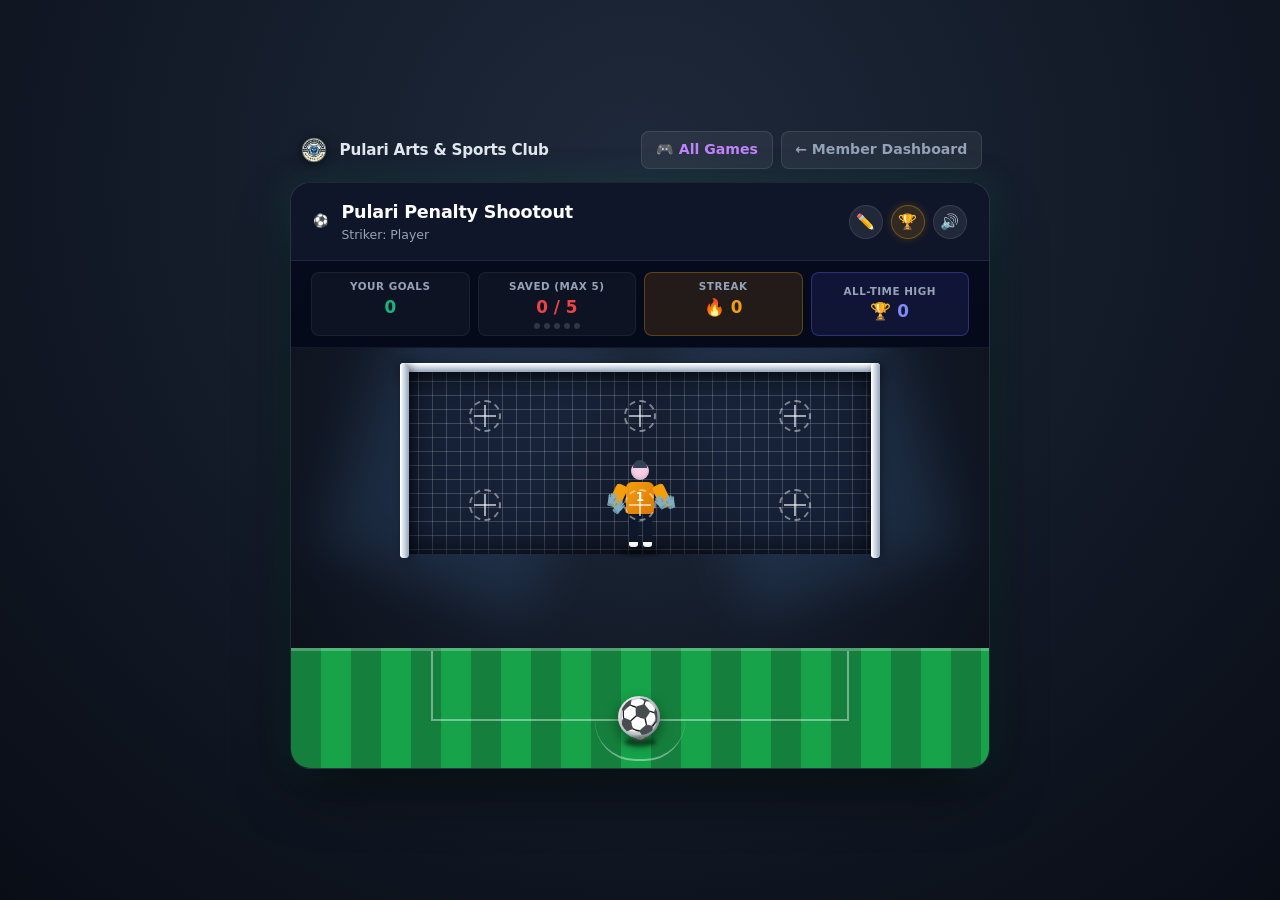
<file: game.html>
<!DOCTYPE html>
<html lang="en">

<head>
  <!-- Google tag (gtag.js) -->
  <script async src="https://www.googletagmanager.com/gtag/js?id=G-BBBX3G8P1P"></script>
  <script>
    window.dataLayer = window.dataLayer || [];
    function gtag(){dataLayer.push(arguments);}
    gtag('js', new Date());

    gtag('config', 'G-BBBX3G8P1P');
  </script>
  <meta charset="UTF-8">
  <meta name="viewport" content="width=device-width, initial-scale=1.0">
  <title>Penalty Shootout Game – Pulari Arts & Sports Club</title>
  <meta name="description"
    content="Penalty Shootout Mini-Game with live highscore leaderboard for Pulari Arts & Sports Club.">
  <link rel="icon" type="image/png" href="PULARI.png">
  <link rel="stylesheet" href="css/style.css">
  <style>
    body.game-page {
      min-height: 100vh;
      background: radial-gradient(circle at 50% 20%, #1e293b 0%, #090d16 100%);
      display: flex;
      flex-direction: column;
      align-items: center;
      justify-content: center;
      padding: 1rem;
      color: #f8fafc;
      overflow-x: hidden;
    }

    .game-page-header {
      width: 100%;
      max-width: 700px;
      display: flex;
      justify-content: space-between;
      align-items: center;
      margin-bottom: 0.85rem;
      padding: 0 0.5rem;
    }

    .game-nav-back {
      display: inline-flex;
      align-items: center;
      gap: 0.4rem;
      color: #94a3b8;
      text-decoration: none;
      font-size: 0.88rem;
      font-weight: 600;
      padding: 0.45rem 0.85rem;
      border-radius: 8px;
      background: rgba(255, 255, 255, 0.06);
      border: 1px solid rgba(255, 255, 255, 0.1);
      transition: all 0.2s ease;
    }

    .game-nav-back:hover {
      color: #ffffff;
      background: rgba(255, 255, 255, 0.12);
      border-color: rgba(255, 255, 255, 0.2);
      transform: translateX(-2px);
    }

    .game-brand-pill {
      display: flex;
      align-items: center;
      gap: 0.6rem;
    }

    .game-brand-pill img {
      width: 32px;
      height: 32px;
      object-fit: contain;
      filter: drop-shadow(0 2px 6px rgba(0, 0, 0, 0.5));
    }

    .game-brand-pill span {
      font-size: 0.95rem;
      font-weight: 700;
      color: #e2e8f0;
      letter-spacing: -0.2px;
    }

    /* Standalone wrapper for modal container */
    .game-page-container {
      width: 100%;
      max-width: 700px;
      display: flex;
      justify-content: center;
    }

    body.game-page .goal-modal-overlay {
      position: static !important;
      inset: auto !important;
      background: transparent !important;
      backdrop-filter: none !important;
      -webkit-backdrop-filter: none !important;
      padding: 0 !important;
      opacity: 1 !important;
      visibility: visible !important;
      width: 100%;
      display: flex;
      justify-content: center;
    }

    body.game-page .goal-game-container {
      transform: none !important;
      max-width: 700px;
      width: 100%;
    }

    @media (max-width: 600px) {
      body.game-page {
        padding: 0.5rem;
        justify-content: flex-start;
      }
      .game-page-header {
        margin-bottom: 0.5rem;
      }
    }
  </style>
</head>

<body class="game-page">

  <!-- Top Navigation Bar -->
  <header class="game-page-header">
    <div class="game-brand-pill">
      <img src="PULARI.png" alt="Pulari Club Logo">
      <span>Pulari Arts & Sports Club</span>
    </div>
    <div style="display: flex; gap: 0.5rem; align-items: center;">
      <a href="games.html" class="game-nav-back" style="color: #c084fc;" title="Club Games Hub">
        🎮 All Games
      </a>
      <a href="dashboard.html" class="game-nav-back" title="Back to Dashboard">
        ← Member Dashboard
      </a>
    </div>
  </header>

  <!-- Game Container Mounting Area -->
  <div class="game-page-container" id="game-standalone-mount"></div>

  <!-- Scripts -->
  <script src="js/api.js"></script>
  <script src="js/goal-game.js"></script>
</body>

</html>
</file>
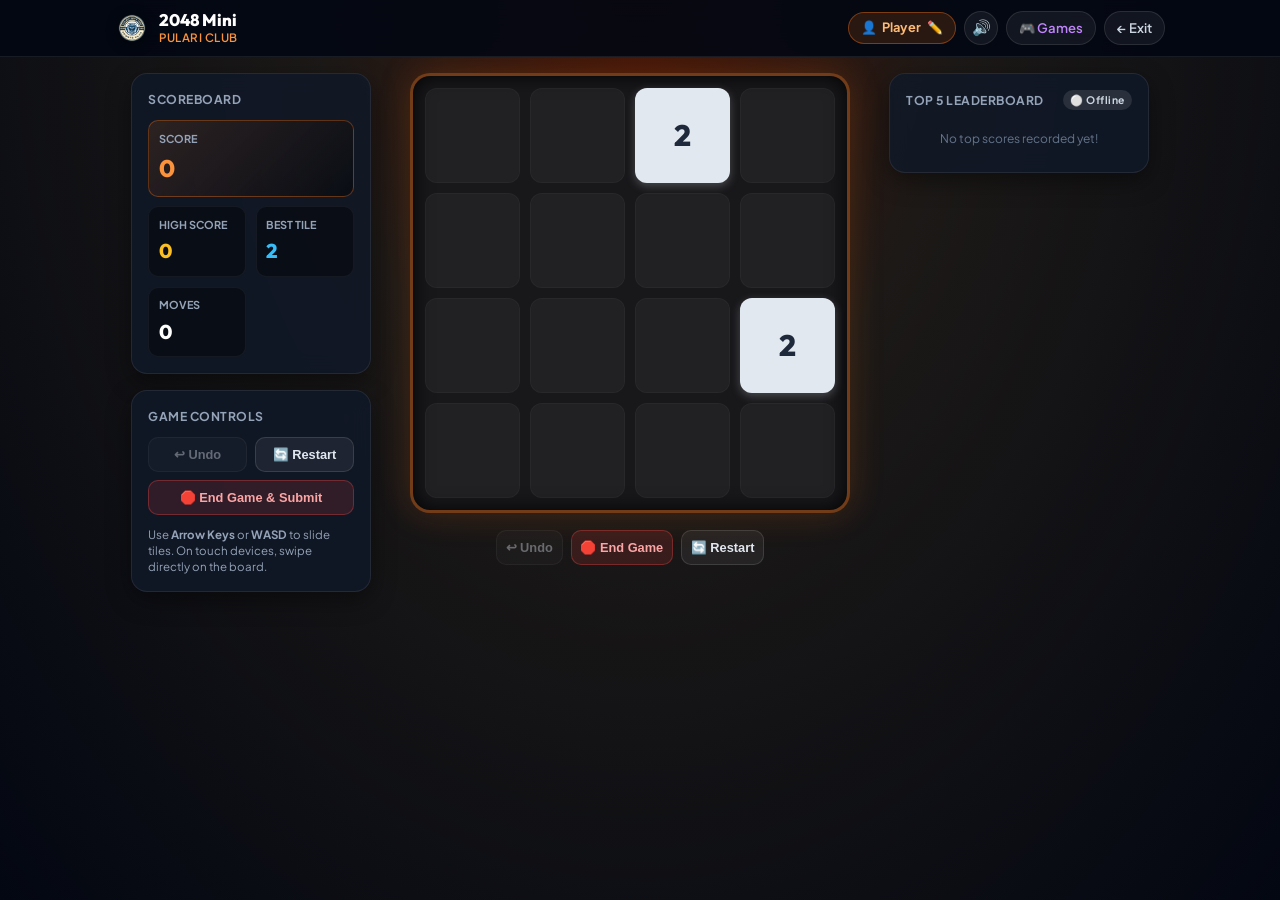
<file: game2048.html>
<!DOCTYPE html>
<html lang="en">

<head>
  <!-- Google tag (gtag.js) -->
  <script async src="https://www.googletagmanager.com/gtag/js?id=G-BBBX3G8P1P"></script>
  <script>
    window.dataLayer = window.dataLayer || [];
    function gtag() { dataLayer.push(arguments); }
    gtag('js', new Date());

    gtag('config', 'G-BBBX3G8P1P');
  </script>
  <meta charset="UTF-8">
  <meta name="viewport" content="width=device-width, initial-scale=1.0, maximum-scale=1.0, user-scalable=no">
  <title>2048 Mini Puzzle – Pulari Arts & Sports Club</title>
  <meta name="description"
    content="2048 Mini Number Merge Arcade Game with glowing neon tiles, Web Audio chimes, undo moves, and live Supabase Top-5 Leaderboard for Pulari Arts & Sports Club.">
  <link rel="icon" type="image/png" href="PULARI.png">
  <link rel="stylesheet" href="css/style.css">
  <link rel="preconnect" href="https://fonts.googleapis.com">
  <link rel="preconnect" href="https://fonts.gstatic.com" crossorigin>
  <link
    href="https://fonts.googleapis.com/css2?family=Outfit:wght@400;500;600;700;800;900&family=Plus+Jakarta+Sans:wght@400;500;600;700;800&display=swap"
    rel="stylesheet">

  <style>
    :root {
      --puz-amber: #f59e0b;
      --puz-orange: #ea580c;
      --puz-purple: #8b5cf6;
      --puz-cyan: #06b6d4;
      --puz-bg: #030712;
      --puz-card-bg: rgba(17, 24, 39, 0.88);
      --puz-border: rgba(255, 255, 255, 0.08);
      --font-display: 'Outfit', -apple-system, BlinkMacSystemFont, sans-serif;
      --font-body: 'Plus Jakarta Sans', -apple-system, BlinkMacSystemFont, sans-serif;
    }

    * {
      box-sizing: border-box;
      -webkit-tap-highlight-color: transparent;
    }

    body.puzzle-page {
      margin: 0;
      padding: 0;
      background: radial-gradient(ellipse at 50% 0%, #431407 0%, #1c1917 35%, #030712 100%);
      color: #f1f5f9;
      font-family: var(--font-body);
      min-height: 100vh;
      display: flex;
      flex-direction: column;
      overflow-x: hidden;
      touch-action: manipulation;
    }

    /* Top Sticky Header */
    .puzzle-header {
      position: sticky;
      top: 0;
      z-index: 40;
      background: rgba(3, 7, 18, 0.9);
      backdrop-filter: blur(12px);
      -webkit-backdrop-filter: blur(12px);
      border-bottom: 1px solid rgba(255, 255, 255, 0.08);
      padding: 0.6rem 1rem;
    }

    .puzzle-header-inner {
      max-width: 1050px;
      margin: 0 auto;
      display: flex;
      justify-content: space-between;
      align-items: center;
      gap: 0.75rem;
    }

    .puzzle-brand {
      display: flex;
      align-items: center;
      gap: 0.65rem;
      text-decoration: none;
    }

    .puzzle-brand img {
      width: 34px;
      height: 34px;
      object-fit: contain;
      filter: drop-shadow(0 2px 6px rgba(0, 0, 0, 0.5));
    }

    .puzzle-brand-title h1 {
      font-family: var(--font-display);
      font-size: 1.05rem;
      font-weight: 800;
      color: #ffffff;
      margin: 0;
      line-height: 1.15;
      letter-spacing: -0.2px;
    }

    .puzzle-brand-title span {
      font-size: 0.72rem;
      font-weight: 600;
      color: #fb923c;
      display: block;
      text-transform: uppercase;
      letter-spacing: 0.5px;
    }

    .puzzle-nav-links {
      display: flex;
      align-items: center;
      gap: 0.5rem;
    }

    .puzzle-nav-btn {
      display: inline-flex;
      align-items: center;
      gap: 0.35rem;
      color: #cbd5e1;
      text-decoration: none;
      font-size: 0.82rem;
      font-weight: 600;
      padding: 0.38rem 0.75rem;
      border-radius: 999px;
      background: rgba(255, 255, 255, 0.06);
      border: 1px solid rgba(255, 255, 255, 0.1);
      transition: all 0.2s ease;
    }

    .puzzle-nav-btn:hover {
      color: #ffffff;
      background: rgba(255, 255, 255, 0.14);
      border-color: rgba(255, 255, 255, 0.25);
    }

    .player-tag-pill {
      display: inline-flex;
      align-items: center;
      gap: 0.35rem;
      background: rgba(249, 115, 22, 0.15);
      border: 1px solid rgba(249, 115, 22, 0.4);
      color: #fdba74;
      padding: 0.35rem 0.75rem;
      border-radius: 999px;
      font-size: 0.8rem;
      font-weight: 700;
      cursor: pointer;
    }

    .btn-header-icon {
      background: rgba(255, 255, 255, 0.06);
      border: 1px solid rgba(255, 255, 255, 0.1);
      color: #fb923c;
      width: 34px;
      height: 34px;
      border-radius: 50%;
      display: inline-flex;
      align-items: center;
      justify-content: center;
      font-size: 0.95rem;
      cursor: pointer;
    }

    /* Main Puzzle Layout */
    .puzzle-main {
      flex: 1;
      max-width: 1050px;
      width: 100%;
      margin: 0 auto;
      padding: 1rem;
      display: flex;
      flex-direction: column;
      gap: 1rem;
    }

    /* Mobile Quick Stat Strip */
    .mobile-stat-strip {
      display: none;
      grid-template-columns: repeat(4, 1fr);
      gap: 0.4rem;
      background: var(--puz-card-bg);
      border: 1px solid var(--puz-border);
      border-radius: 12px;
      padding: 0.5rem;
      text-align: center;
    }

    .m-stat-box {
      display: flex;
      flex-direction: column;
    }

    .m-stat-label {
      font-size: 0.65rem;
      color: #94a3b8;
      font-weight: 700;
      text-transform: uppercase;
    }

    .m-stat-val {
      font-family: var(--font-display);
      font-size: 1rem;
      font-weight: 800;
      color: #fb923c;
    }

    /* Desktop 3-Column Layout */
    .puzzle-layout {
      display: grid;
      grid-template-columns: 240px 1fr 260px;
      gap: 1.25rem;
      align-items: start;
    }

    .side-panel {
      display: flex;
      flex-direction: column;
      gap: 1rem;
    }

    .panel-card {
      background: var(--puz-card-bg);
      border: 1px solid var(--puz-border);
      border-radius: 16px;
      padding: 1rem;
      backdrop-filter: blur(10px);
      -webkit-backdrop-filter: blur(10px);
      box-shadow: 0 8px 24px rgba(0, 0, 0, 0.4);
    }

    .panel-title {
      font-size: 0.76rem;
      font-weight: 700;
      color: #94a3b8;
      text-transform: uppercase;
      letter-spacing: 0.5px;
      margin: 0 0 0.75rem;
      display: flex;
      justify-content: space-between;
      align-items: center;
    }

    .stat-display-grid {
      display: grid;
      grid-template-columns: 1fr 1fr;
      gap: 0.6rem;
    }

    .stat-box {
      background: rgba(0, 0, 0, 0.4);
      border: 1px solid rgba(255, 255, 255, 0.05);
      border-radius: 10px;
      padding: 0.6rem;
      display: flex;
      flex-direction: column;
    }

    .stat-box.highlight {
      grid-column: span 2;
      border-color: rgba(249, 115, 22, 0.35);
      background: linear-gradient(135deg, rgba(249, 115, 22, 0.12), rgba(0, 0, 0, 0.4));
    }

    .stat-box-label {
      font-size: 0.68rem;
      font-weight: 700;
      color: #94a3b8;
      text-transform: uppercase;
    }

    .stat-box-val {
      font-family: var(--font-display);
      font-size: 1.25rem;
      font-weight: 800;
      color: #ffffff;
      margin-top: 0.2rem;
    }

    .stat-box.highlight .stat-box-val {
      color: #fb923c;
      font-size: 1.5rem;
    }

    /* Action Buttons in Left Panel */
    .controls-action-grid {
      display: grid;
      grid-template-columns: 1fr 1fr;
      gap: 0.5rem;
      margin-top: 0.5rem;
    }

    .btn-action {
      background: rgba(255, 255, 255, 0.06);
      border: 1px solid rgba(255, 255, 255, 0.12);
      color: #e2e8f0;
      padding: 0.55rem;
      border-radius: 10px;
      font-weight: 700;
      font-size: 0.8rem;
      cursor: pointer;
      display: inline-flex;
      align-items: center;
      justify-content: center;
      gap: 0.3rem;
      transition: all 0.15s ease;
    }

    .btn-action:hover:not(:disabled) {
      background: rgba(255, 255, 255, 0.14);
      color: #ffffff;
    }

    .btn-action:disabled {
      opacity: 0.4;
      cursor: not-allowed;
    }

    .btn-action-danger {
      background: rgba(239, 68, 68, 0.15) !important;
      border-color: rgba(239, 68, 68, 0.35) !important;
      color: #fca5a5 !important;
    }

    .btn-action-danger:hover:not(:disabled) {
      background: rgba(239, 68, 68, 0.28) !important;
      border-color: rgba(239, 68, 68, 0.6) !important;
      color: #ffffff !important;
    }

    .board-toolbar {
      display: flex;
      justify-content: center;
      align-items: center;
      gap: 0.5rem;
      width: 100%;
      max-width: 440px;
      margin-top: 0.35rem;
    }

    /* Center Board Area */
    .puzzle-board-wrap {
      display: flex;
      flex-direction: column;
      align-items: center;
      gap: 0.75rem;
      width: 100%;
    }

    .board-container {
      position: relative;
      width: 100%;
      max-width: 440px;
      aspect-ratio: 1 / 1;
      background: #18181b;
      border: 3px solid rgba(249, 115, 22, 0.4);
      border-radius: 20px;
      padding: 12px;
      box-shadow: 0 0 35px rgba(249, 115, 22, 0.2), inset 0 0 20px rgba(0, 0, 0, 0.9);
      user-select: none;
      touch-action: none;
    }

    .grid-board {
      display: grid;
      grid-template-columns: repeat(4, 1fr);
      grid-template-rows: repeat(4, 1fr);
      gap: 10px;
      width: 100%;
      height: 100%;
    }

    /* Tile Styles */
    .tile {
      border-radius: 12px;
      font-family: var(--font-display);
      font-weight: 800;
      display: flex;
      align-items: center;
      justify-content: center;
      font-size: 1.85rem;
      transition: transform 0.1s ease-in-out;
      box-shadow: inset 0 -3px 0 rgba(0, 0, 0, 0.3);
    }

    .tile-0 {
      background: rgba(255, 255, 255, 0.04);
      border: 1px solid rgba(255, 255, 255, 0.03);
      box-shadow: none;
    }

    .tile-2 {
      background: #e2e8f0;
      color: #1e293b;
      box-shadow: 0 3px 10px rgba(226, 232, 240, 0.25);
    }

    .tile-4 {
      background: #fde68a;
      color: #78350f;
      box-shadow: 0 3px 10px rgba(253, 230, 138, 0.3);
    }

    .tile-8 {
      background: #fdba74;
      color: #7c2d12;
      box-shadow: 0 3px 12px rgba(253, 186, 116, 0.4);
    }

    .tile-16 {
      background: #fb923c;
      color: #ffffff;
      box-shadow: 0 4px 14px rgba(251, 146, 60, 0.45);
    }

    .tile-32 {
      background: #f97316;
      color: #ffffff;
      box-shadow: 0 4px 16px rgba(249, 115, 22, 0.5);
    }

    .tile-64 {
      background: #ea580c;
      color: #ffffff;
      box-shadow: 0 4px 18px rgba(234, 88, 12, 0.6);
    }

    .tile-128 {
      background: linear-gradient(135deg, #fde047, #eab308);
      color: #422006;
      font-size: 1.6rem;
      box-shadow: 0 0 20px rgba(234, 179, 8, 0.6);
    }

    .tile-256 {
      background: linear-gradient(135deg, #a3e635, #65a30d);
      color: #14532d;
      font-size: 1.6rem;
      box-shadow: 0 0 22px rgba(101, 163, 13, 0.6);
    }

    .tile-512 {
      background: linear-gradient(135deg, #38bdf8, #0284c7);
      color: #ffffff;
      font-size: 1.6rem;
      box-shadow: 0 0 24px rgba(2, 132, 199, 0.6);
    }

    .tile-1024 {
      background: linear-gradient(135deg, #c084fc, #9333ea);
      color: #ffffff;
      font-size: 1.35rem;
      box-shadow: 0 0 26px rgba(147, 51, 234, 0.7);
    }

    .tile-2048 {
      background: linear-gradient(135deg, #f43f5e, #be123c, #fbbf24);
      color: #ffffff;
      font-size: 1.35rem;
      animation: pulse-gold 1.5s infinite alternate;
      box-shadow: 0 0 30px rgba(244, 63, 94, 0.85);
    }

    .tile-4096,
    .tile-8192,
    .tile-16384 {
      background: linear-gradient(135deg, #06b6d4, #ec4899, #f59e0b);
      color: #ffffff;
      font-size: 1.25rem;
      box-shadow: 0 0 35px rgba(6, 182, 212, 0.9);
    }

    @keyframes pulse-gold {
      0% {
        transform: scale(1);
        filter: brightness(1);
      }

      100% {
        transform: scale(1.03);
        filter: brightness(1.2);
      }
    }

    /* Board Overlays */
    .board-overlay {
      position: absolute;
      inset: 0;
      background: rgba(3, 7, 18, 0.92);
      backdrop-filter: blur(8px);
      -webkit-backdrop-filter: blur(8px);
      display: flex;
      flex-direction: column;
      align-items: center;
      justify-content: center;
      padding: 1.5rem;
      text-align: center;
      z-index: 20;
      border-radius: 17px;
    }

    .overlay-title {
      font-family: var(--font-display);
      font-size: 1.6rem;
      font-weight: 900;
      color: #ffffff;
      margin: 0 0 0.35rem;
    }

    .overlay-sub {
      font-size: 0.85rem;
      color: #94a3b8;
      margin: 0 0 1rem;
      max-width: 280px;
      line-height: 1.45;
    }

    .overlay-stat-row {
      background: rgba(255, 255, 255, 0.05);
      border: 1px solid rgba(255, 255, 255, 0.08);
      border-radius: 10px;
      padding: 0.6rem;
      margin: 0.5rem 0 1rem;
      display: grid;
      grid-template-columns: repeat(3, 1fr);
      gap: 0.4rem;
      width: 100%;
      max-width: 280px;
    }

    .overlay-stat-label {
      font-size: 0.65rem;
      color: #94a3b8;
      text-transform: uppercase;
      font-weight: 700;
    }

    .overlay-stat-val {
      font-size: 1.15rem;
      font-weight: 800;
      color: #ffffff;
    }

    .new-high-badge {
      background: linear-gradient(135deg, #f59e0b, #eab308);
      color: #000;
      font-weight: 800;
      font-size: 0.72rem;
      padding: 0.2rem 0.55rem;
      border-radius: 999px;
      margin-bottom: 0.35rem;
    }

    .overlay-player-input-wrap {
      width: 100%;
      max-width: 240px;
      margin-bottom: 0.75rem;
    }

    .overlay-player-input {
      width: 100%;
      background: rgba(255, 255, 255, 0.08);
      border: 1px solid rgba(255, 255, 255, 0.2);
      border-radius: 8px;
      padding: 0.45rem 0.65rem;
      color: #ffffff;
      font-family: inherit;
      font-size: 0.85rem;
      font-weight: 600;
      outline: none;
      text-align: center;
    }

    .btn-puzzle-primary {
      background: linear-gradient(135deg, #f97316 0%, #ea580c 100%);
      color: #ffffff;
      border: none;
      padding: 0.65rem 1.4rem;
      border-radius: 12px;
      font-size: 0.92rem;
      font-weight: 800;
      cursor: pointer;
      box-shadow: 0 4px 16px rgba(249, 115, 22, 0.45);
      transition: all 0.15s ease;
      display: inline-flex;
      align-items: center;
      gap: 0.4rem;
    }

    .btn-puzzle-primary:active {
      transform: scale(0.96);
    }

    /* Leaderboard List */
    .leaderboard-list {
      display: flex;
      flex-direction: column;
      gap: 0.35rem;
      list-style: none;
      padding: 0;
      margin: 0;
    }

    .leaderboard-item {
      display: flex;
      align-items: center;
      gap: 0.5rem;
      padding: 0.45rem 0.65rem;
      background: rgba(0, 0, 0, 0.3);
      border: 1px solid rgba(255, 255, 255, 0.05);
      border-radius: 8px;
      font-size: 0.78rem;
    }

    .leaderboard-item.top-1 {
      border-color: rgba(245, 158, 11, 0.4);
      background: linear-gradient(90deg, rgba(245, 158, 11, 0.12), rgba(0, 0, 0, 0.3));
    }

    .leaderboard-rank {
      font-size: 0.9rem;
      width: 20px;
      text-align: center;
    }

    .leaderboard-name-wrap {
      flex: 1;
      display: flex;
      flex-direction: column;
      overflow: hidden;
    }

    .leaderboard-name {
      font-weight: 700;
      color: #ffffff;
      white-space: nowrap;
      overflow: hidden;
      text-overflow: ellipsis;
    }

    .leaderboard-meta {
      font-size: 0.66rem;
      color: #94a3b8;
    }

    .leaderboard-score {
      font-family: var(--font-display);
      font-weight: 800;
      color: #fb923c;
      font-size: 0.88rem;
    }

    .badge {
      font-size: 0.65rem;
      font-weight: 700;
      padding: 0.15rem 0.45rem;
      border-radius: 999px;
      background: rgba(255, 255, 255, 0.1);
      color: #cbd5e1;
    }

    .badge.live {
      background: rgba(249, 115, 22, 0.2);
      color: #fb923c;
      border: 1px solid rgba(249, 115, 22, 0.4);
    }

    /* Mobile Modal for Leaderboard */
    .mobile-modal-overlay {
      position: fixed;
      inset: 0;
      background: rgba(3, 7, 18, 0.85);
      backdrop-filter: blur(10px);
      -webkit-backdrop-filter: blur(10px);
      z-index: 100;
      display: none;
      align-items: center;
      justify-content: center;
      padding: 1rem;
    }

    .mobile-modal-overlay.active {
      display: flex;
    }

    .mobile-modal-card {
      background: var(--puz-card-bg);
      border: 1px solid var(--puz-border);
      border-radius: 20px;
      padding: 1.25rem;
      width: 100%;
      max-width: 360px;
      display: flex;
      flex-direction: column;
      gap: 1rem;
    }

    .mobile-modal-header {
      display: flex;
      justify-content: space-between;
      align-items: center;
    }

    .mobile-modal-header h3 {
      font-family: var(--font-display);
      margin: 0;
      font-size: 1.15rem;
      color: #ffffff;
    }

    .btn-modal-close {
      background: rgba(255, 255, 255, 0.08);
      border: none;
      color: #94a3b8;
      width: 30px;
      height: 30px;
      border-radius: 50%;
      font-size: 1rem;
      cursor: pointer;
    }

    .btn-mobile-only {
      display: none;
    }

    @media (max-width: 820px) {
      .puzzle-layout {
        grid-template-columns: 1fr;
      }

      .left-panel,
      .right-panel {
        display: none;
      }

      .mobile-stat-strip {
        display: grid;
      }

      .btn-mobile-only {
        display: inline-flex;
      }

      .board-container {
        max-width: 340px;
        padding: 8px;
        border-radius: 16px;
      }

      .grid-board {
        gap: 6px;
      }

      .tile {
        font-size: 1.45rem;
        border-radius: 8px;
      }

      .tile-128,
      .tile-256,
      .tile-512 {
        font-size: 1.25rem;
      }

      .tile-1024,
      .tile-2048 {
        font-size: 1.05rem;
      }
    }

    @media (max-width: 420px) {
      .puzzle-header {
        padding: 0.45rem 0.65rem;
      }

      .puzzle-brand-title h1 {
        font-size: 0.92rem;
      }

      .player-tag-pill {
        max-width: 95px;
        font-size: 0.72rem;
        padding: 0.28rem 0.5rem;
        overflow: hidden;
        text-overflow: ellipsis;
        white-space: nowrap;
      }

      .board-container {
        max-width: 300px;
        padding: 6px;
      }

      .tile {
        font-size: 1.25rem;
      }

      .tile-1024,
      .tile-2048 {
        font-size: 0.95rem;
      }
    }
  </style>
</head>

<body class="puzzle-page">

  <!-- Top Sticky Header -->
  <header class="puzzle-header">
    <div class="puzzle-header-inner">
      <a href="games.html" class="puzzle-brand">
        <img src="PULARI.png" alt="Pulari Club Logo">
        <div class="puzzle-brand-title">
          <h1>2048 Mini</h1>
          <span>Pulari Club</span>
        </div>
      </a>

      <div class="puzzle-nav-links">
        <div class="player-tag-pill" id="btn-change-player" title="Click to Change Player Gamer Tag">
          👤 <span id="current-player-name">Player</span> ✏️
        </div>
        <button type="button" class="btn-header-icon btn-mobile-only" id="btn-open-leaderboard-modal"
          title="Top 5 Leaderboard">
          🏆
        </button>
        <button type="button" class="btn-header-icon" id="btn-sound-toggle" title="Toggle Sound">
          🔊
        </button>
        <a href="games.html" class="puzzle-nav-btn" style="color: #c084fc;" title="All Club Games">
          🎮 Games
        </a>
        <a href="dashboard.html" class="puzzle-nav-btn" title="Back to Dashboard">
          ← Exit
        </a>
      </div>
    </div>
  </header>

  <!-- Main Game Container -->
  <main class="puzzle-main">

    <!-- Mobile Quick Stats Strip -->
    <div class="mobile-stat-strip">
      <div class="m-stat-box">
        <span class="m-stat-label">Score</span>
        <span class="m-stat-val" id="m-game-score">0</span>
      </div>
      <div class="m-stat-box">
        <span class="m-stat-label">High Score</span>
        <span class="m-stat-val" id="m-game-highscore" style="color: #fbbf24;">0</span>
      </div>
      <div class="m-stat-box">
        <span class="m-stat-label">Best Tile</span>
        <span class="m-stat-val" id="m-game-best-tile" style="color: #38bdf8;">2</span>
      </div>
      <div class="m-stat-box">
        <span class="m-stat-label">Moves</span>
        <span class="m-stat-val" id="m-game-moves">0</span>
      </div>
    </div>

    <!-- 3-Column Desktop Layout -->
    <div class="puzzle-layout">

      <!-- Left Column: Stats & Actions -->
      <aside class="side-panel left-panel">
        <div class="panel-card">
          <div class="panel-title">Scoreboard</div>
          <div class="stat-display-grid">
            <div class="stat-box highlight">
              <span class="stat-box-label">Score</span>
              <span class="stat-box-val" id="game-score">0</span>
            </div>
            <div class="stat-box">
              <span class="stat-box-label">High Score</span>
              <span class="stat-box-val" id="game-highscore" style="color: #fbbf24;">0</span>
            </div>
            <div class="stat-box">
              <span class="stat-box-label">Best Tile</span>
              <span class="stat-box-val" id="game-best-tile" style="color: #38bdf8;">2</span>
            </div>
            <div class="stat-box">
              <span class="stat-box-label">Moves</span>
              <span class="stat-box-val" id="game-moves">0</span>
            </div>
          </div>
        </div>

        <div class="panel-card">
          <div class="panel-title">Game Controls</div>
          <div class="controls-action-grid">
            <button type="button" class="btn-action" id="btn-undo" disabled title="Undo Last Move">
              ↩ Undo
            </button>
            <button type="button" class="btn-action" id="btn-restart" title="Restart Game">
              🔄 Restart
            </button>
            <button type="button" class="btn-action btn-action-danger" id="btn-end-game" style="grid-column: span 2;" title="End Game & Save Score to Database">
              🛑 End Game & Submit
            </button>
          </div>
          <div style="font-size: 0.72rem; color: #94a3b8; margin-top: 0.75rem; line-height: 1.4;">
            Use <strong>Arrow Keys</strong> or <strong>WASD</strong> to slide tiles. On touch devices, swipe directly on the board.
          </div>
        </div>
      </aside>

      <!-- Center Column: 4x4 Puzzle Board -->
      <section class="puzzle-board-wrap">
        <div class="board-container" id="game-board">
          <div class="grid-board" id="grid-container">
            <!-- 16 Dynamic Grid Tiles rendered by JS -->
          </div>

          <!-- 1. Win Overlay (Reached 2048) -->
          <div class="board-overlay" id="game-win-overlay" style="display: none;">
            <span class="new-high-badge">🏆 VICTORY!</span>
            <h2 class="overlay-title" style="color: #fbbf24;">You Reached 2048!</h2>
            <p class="overlay-sub">Incredible combination mastery! You can keep playing to reach higher values or submit your score.</p>
            <div class="overlay-player-input-wrap">
              <input type="text" id="win-player-name" class="overlay-player-input" placeholder="Gamer Tag"
                maxlength="18">
            </div>
            <div style="display: flex; gap: 0.5rem;">
              <button type="button" class="btn-puzzle-primary" id="btn-keep-going">
                🚀 Keep Going
              </button>
              <button type="button" class="btn-action" id="btn-win-play-again">
                🔄 New Game
              </button>
            </div>
          </div>

          <!-- 2. Game Over Overlay -->
          <div class="board-overlay" id="game-gameover-overlay" style="display: none;">
            <span class="new-high-badge" id="go-new-record" style="display: none;">🏆 NEW HIGH SCORE!</span>
            <h2 class="overlay-title" id="go-title" style="color: #ef4444;">Game Over!</h2>

            <div class="overlay-stat-row">
              <div>
                <div class="overlay-stat-label">Score</div>
                <div class="overlay-stat-val" id="go-final-score">0</div>
              </div>
              <div>
                <div class="overlay-stat-label">Best Tile</div>
                <div class="overlay-stat-val" id="go-final-tile">0</div>
              </div>
              <div>
                <div class="overlay-stat-label">Moves</div>
                <div class="overlay-stat-val" id="go-final-moves">0</div>
              </div>
            </div>

            <div class="overlay-player-input-wrap">
              <input type="text" id="gameover-player-name" class="overlay-player-input" placeholder="Gamer Tag"
                maxlength="18">
            </div>

            <div id="go-sync-status" style="font-size: 0.76rem; color: #10b981; margin-bottom: 0.65rem; font-weight: 700;">
              🟢 Score Synced to Database!
            </div>

            <div style="display: flex; gap: 0.5rem; flex-wrap: wrap; justify-content: center;">
              <button type="button" class="btn-puzzle-primary" id="btn-play-again">
                🔄 Play Again
              </button>
              <button type="button" class="btn-action" id="btn-resubmit-score" title="Save Gamer Tag & Update Record">
                💾 Save Tag
              </button>
            </div>
          </div>
        </div>

        <!-- Quick Action Toolbar (Undo, End Game, Restart) -->
        <div class="board-toolbar">
          <button type="button" class="btn-action" id="m-btn-undo" disabled title="Undo Last Move">
            ↩ Undo
          </button>
          <button type="button" class="btn-action btn-action-danger" id="m-btn-end-game" title="End Game & Save Score to Database">
            🛑 End Game
          </button>
          <button type="button" class="btn-action" id="m-btn-restart" title="Restart Game">
            🔄 Restart
          </button>
        </div>
      </section>

      <!-- Right Column: Live Top 5 Leaderboard -->
      <aside class="side-panel right-panel">
        <div class="panel-card">
          <div class="panel-title">
            Top 5 Leaderboard
            <span class="badge live" id="leaderboard-badge">🟢 Live</span>
          </div>
          <ul class="leaderboard-list" id="game2048-leaderboard-list">
            <!-- Dynamic Leaderboard Items -->
          </ul>
        </div>
      </aside>

    </div>
  </main>

  <!-- Mobile Top 5 Leaderboard Modal -->
  <div class="mobile-modal-overlay" id="mobile-leaderboard-modal">
    <div class="mobile-modal-card">
      <div class="mobile-modal-header">
        <h3>🏆 2048 Top 5</h3>
        <button type="button" class="btn-modal-close" id="btn-close-leaderboard-modal">✕</button>
      </div>
      <ul class="leaderboard-list" id="modal-leaderboard-list">
        <!-- Dynamic Rows -->
      </ul>
      <button type="button" class="btn-puzzle-primary" id="btn-modal-change-tag" style="justify-content: center;">
        ✏️ Edit Gamer Tag
      </button>
    </div>
  </div>

  <!-- Scripts -->
  <script src="js/api.js"></script>
  <script src="js/game2048.js"></script>
</body>

</html>
</file>
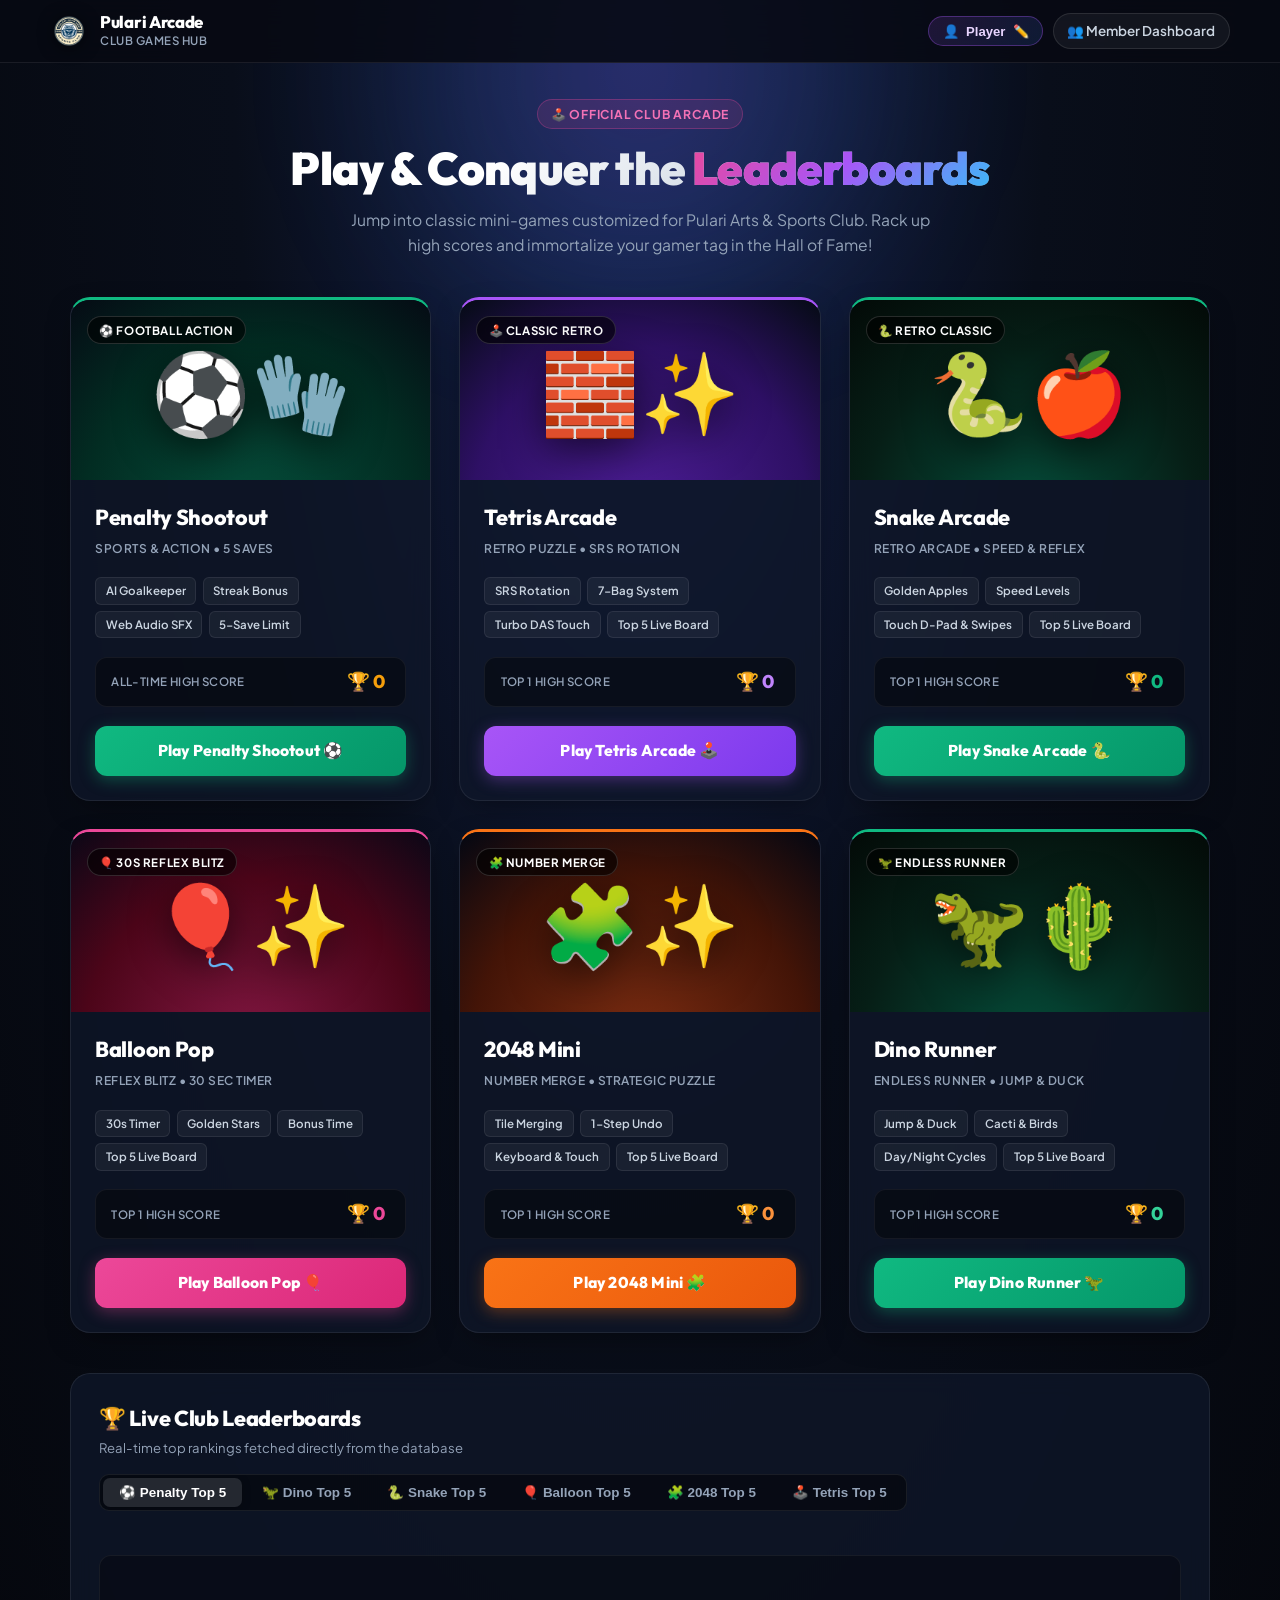
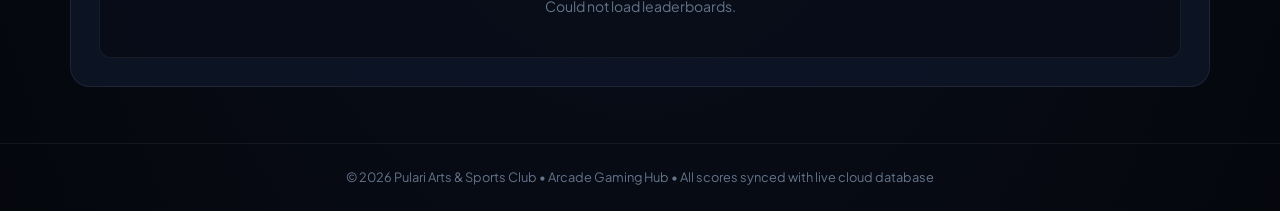
<file: games.html>
<!DOCTYPE html>
<html lang="en">

<head>
  <!-- Google tag (gtag.js) -->
  <script async src="https://www.googletagmanager.com/gtag/js?id=G-BBBX3G8P1P"></script>
  <script>
    window.dataLayer = window.dataLayer || [];
    function gtag() { dataLayer.push(arguments); }
    gtag('js', new Date());

    gtag('config', 'G-BBBX3G8P1P');
  </script>
  <meta charset="UTF-8">
  <meta name="viewport" content="width=device-width, initial-scale=1.0">
  <title>Pulari Arcade & Games – Pulari Arts & Sports Club</title>
  <meta name="description"
    content="Play interactive mini-games, compete on live Supabase leaderboards, and set high scores in Penalty Shootout and Tetris Arcade for Pulari Arts & Sports Club.">
  <link rel="icon" type="image/png" href="PULARI.png">
  <link rel="stylesheet" href="css/style.css">
  <link rel="preconnect" href="https://fonts.googleapis.com">
  <link rel="preconnect" href="https://fonts.gstatic.com" crossorigin>
  <link
    href="https://fonts.googleapis.com/css2?family=Outfit:wght@400;500;600;700;800;900&family=Plus+Jakarta+Sans:wght@400;500;600;700;800&display=swap"
    rel="stylesheet">

  <style>
    :root {
      --games-bg: #070a13;
      --games-card-bg: rgba(15, 23, 42, 0.75);
      --games-card-border: rgba(255, 255, 255, 0.08);
      --font-display: 'Outfit', -apple-system, BlinkMacSystemFont, sans-serif;
      --font-body: 'Plus Jakarta Sans', -apple-system, BlinkMacSystemFont, sans-serif;
    }

    body.games-hub-page {
      min-height: 100vh;
      background: radial-gradient(ellipse at 50% 0%, #172554 0%, #090e1a 45%, #05070d 100%);
      color: #f1f5f9;
      font-family: var(--font-body);
      margin: 0;
      padding: 0;
      display: flex;
      flex-direction: column;
      overflow-x: hidden;
    }

    /* Ambient animated lighting */
    .ambient-glow {
      position: fixed;
      top: -150px;
      left: 50%;
      transform: translateX(-50%);
      width: 700px;
      height: 450px;
      background: radial-gradient(circle, rgba(168, 85, 247, 0.18) 0%, rgba(59, 130, 246, 0.12) 45%, transparent 70%);
      filter: blur(70px);
      pointer-events: none;
      z-index: 0;
    }

    /* Header Styling */
    .games-header {
      position: sticky;
      top: 0;
      z-index: 50;
      background: rgba(7, 10, 19, 0.88);
      backdrop-filter: blur(14px);
      -webkit-backdrop-filter: blur(14px);
      border-bottom: 1px solid rgba(255, 255, 255, 0.08);
      padding: 0.75rem 1.25rem;
    }

    .games-header-inner {
      max-width: 1180px;
      margin: 0 auto;
      display: flex;
      justify-content: space-between;
      align-items: center;
      gap: 1rem;
    }

    .games-brand {
      display: flex;
      align-items: center;
      gap: 0.75rem;
      text-decoration: none;
    }

    .games-brand img {
      width: 38px;
      height: 38px;
      object-fit: contain;
      filter: drop-shadow(0 2px 8px rgba(0, 0, 0, 0.6));
    }

    .games-brand-text h1 {
      font-family: var(--font-display);
      font-size: 1.05rem;
      font-weight: 800;
      color: #ffffff;
      margin: 0;
      line-height: 1.2;
      letter-spacing: -0.3px;
    }

    .games-brand-text span {
      font-size: 0.72rem;
      font-weight: 600;
      color: #94a3b8;
      display: block;
      text-transform: uppercase;
      letter-spacing: 0.5px;
    }

    .games-nav-actions {
      display: flex;
      align-items: center;
      gap: 0.6rem;
      flex-wrap: wrap;
    }

    .games-nav-link {
      display: inline-flex;
      align-items: center;
      gap: 0.4rem;
      color: #cbd5e1;
      text-decoration: none;
      font-size: 0.84rem;
      font-weight: 600;
      padding: 0.42rem 0.85rem;
      border-radius: 999px;
      background: rgba(255, 255, 255, 0.05);
      border: 1px solid rgba(255, 255, 255, 0.1);
      transition: all 0.2s ease;
    }

    .games-nav-link:hover {
      color: #ffffff;
      background: rgba(255, 255, 255, 0.12);
      border-color: rgba(255, 255, 255, 0.25);
      transform: translateY(-1px);
    }

    .player-tag-chip {
      display: inline-flex;
      align-items: center;
      gap: 0.45rem;
      background: linear-gradient(135deg, rgba(168, 85, 247, 0.15), rgba(59, 130, 246, 0.15));
      border: 1px solid rgba(168, 85, 247, 0.35);
      color: #e9d5ff;
      padding: 0.4rem 0.85rem;
      border-radius: 999px;
      font-size: 0.82rem;
      font-weight: 700;
      cursor: pointer;
      transition: all 0.2s ease;
    }

    .player-tag-chip:hover {
      background: linear-gradient(135deg, rgba(168, 85, 247, 0.25), rgba(59, 130, 246, 0.25));
      border-color: rgba(168, 85, 247, 0.55);
      transform: scale(1.02);
    }

    /* Main Container */
    .games-main {
      position: relative;
      z-index: 1;
      flex: 1;
      max-width: 1180px;
      width: 100%;
      margin: 0 auto;
      padding: 2.25rem 1.25rem 3.5rem;
      display: flex;
      flex-direction: column;
      gap: 2.5rem;
    }

    /* Hero Banner */
    .games-hero {
      text-align: center;
      max-width: 760px;
      margin: 0 auto;
      display: flex;
      flex-direction: column;
      align-items: center;
      gap: 0.85rem;
    }

    .hero-badge {
      display: inline-flex;
      align-items: center;
      gap: 0.45rem;
      background: rgba(236, 72, 153, 0.12);
      border: 1px solid rgba(236, 72, 153, 0.3);
      color: #f472b6;
      font-size: 0.76rem;
      font-weight: 700;
      text-transform: uppercase;
      letter-spacing: 0.8px;
      padding: 0.3rem 0.8rem;
      border-radius: 999px;
    }

    .hero-title {
      font-family: var(--font-display);
      font-size: clamp(2rem, 5vw, 2.85rem);
      font-weight: 900;
      letter-spacing: -0.8px;
      line-height: 1.15;
      margin: 0;
      background: linear-gradient(135deg, #ffffff 30%, #cbd5e1 70%, #94a3b8 100%);
      -webkit-background-clip: text;
      -webkit-text-fill-color: transparent;
    }

    .hero-title-highlight {
      background: linear-gradient(135deg, #ec4899 0%, #a855f7 50%, #38bdf8 100%);
      -webkit-background-clip: text;
      -webkit-text-fill-color: transparent;
    }

    .hero-subtitle {
      font-size: 0.98rem;
      color: #94a3b8;
      max-width: 580px;
      line-height: 1.55;
      margin: 0;
    }

    /* Games Cards Grid */
    .games-grid {
      display: grid;
      grid-template-columns: repeat(auto-fit, minmax(340px, 1fr));
      gap: 1.75rem;
      align-items: stretch;
    }

    .game-card {
      position: relative;
      background: var(--games-card-bg);
      border: 1px solid var(--games-card-border);
      border-radius: 20px;
      overflow: hidden;
      display: flex;
      flex-direction: column;
      backdrop-filter: blur(12px);
      -webkit-backdrop-filter: blur(12px);
      transition: all 0.3s cubic-bezier(0.16, 1, 0.3, 1);
      box-shadow: 0 10px 30px -10px rgba(0, 0, 0, 0.5);
    }

    .game-card:hover {
      transform: translateY(-5px);
      border-color: rgba(255, 255, 255, 0.2);
      box-shadow: 0 20px 40px -12px rgba(0, 0, 0, 0.7);
    }

    /* Football Game Accent */
    .game-card.penalty-card {
      border-top: 3px solid #10b981;
    }

    .game-card.penalty-card:hover {
      box-shadow: 0 20px 45px -10px rgba(16, 185, 129, 0.25);
    }

    /* Tetris Game Accent */
    .game-card.tetris-card {
      border-top: 3px solid #a855f7;
    }

    .game-card.tetris-card:hover {
      box-shadow: 0 20px 45px -10px rgba(168, 85, 247, 0.25);
    }

    .card-banner {
      height: 180px;
      position: relative;
      display: flex;
      align-items: center;
      justify-content: center;
      overflow: hidden;
    }

    .penalty-banner {
      background: radial-gradient(circle at 50% 120%, #064e3b 0%, #022c22 60%, #050b14 100%);
    }

    .tetris-banner {
      background: radial-gradient(circle at 50% 120%, #4c1d95 0%, #2e1065 60%, #050b14 100%);
    }

    .banner-graphic {
      font-size: 5rem;
      filter: drop-shadow(0 10px 20px rgba(0, 0, 0, 0.6));
      animation: floatGraphic 3.6s ease-in-out infinite;
    }

    @keyframes floatGraphic {

      0%,
      100% {
        transform: translateY(0) scale(1);
      }

      50% {
        transform: translateY(-8px) scale(1.04);
      }
    }

    .banner-badge {
      position: absolute;
      top: 1rem;
      left: 1rem;
      background: rgba(0, 0, 0, 0.6);
      backdrop-filter: blur(8px);
      border: 1px solid rgba(255, 255, 255, 0.15);
      color: #ffffff;
      padding: 0.28rem 0.7rem;
      border-radius: 999px;
      font-size: 0.72rem;
      font-weight: 700;
      text-transform: uppercase;
      letter-spacing: 0.6px;
    }

    .card-body {
      padding: 1.5rem;
      display: flex;
      flex-direction: column;
      flex: 1;
      gap: 1.15rem;
    }

    .card-header-group {
      display: flex;
      justify-content: space-between;
      align-items: flex-start;
      gap: 0.5rem;
    }

    .card-title {
      font-family: var(--font-display);
      font-size: 1.35rem;
      font-weight: 800;
      color: #ffffff;
      margin: 0 0 0.25rem;
      line-height: 1.25;
      letter-spacing: -0.3px;
    }

    .card-genre {
      font-size: 0.75rem;
      color: #94a3b8;
      font-weight: 600;
      text-transform: uppercase;
      letter-spacing: 0.5px;
    }

    .card-desc {
      font-size: 0.88rem;
      color: #94a3b8;
      line-height: 1.55;
      margin: 0;
      flex: 1;
    }

    /* Tag features */
    .card-tags {
      display: flex;
      flex-wrap: wrap;
      gap: 0.4rem;
    }

    .tag-pill {
      font-size: 0.72rem;
      font-weight: 600;
      background: rgba(255, 255, 255, 0.05);
      border: 1px solid rgba(255, 255, 255, 0.08);
      color: #cbd5e1;
      padding: 0.25rem 0.6rem;
      border-radius: 6px;
    }

    /* Highscore preview box inside card */
    .card-record-strip {
      display: flex;
      justify-content: space-between;
      align-items: center;
      background: rgba(0, 0, 0, 0.4);
      border: 1px solid rgba(255, 255, 255, 0.06);
      padding: 0.65rem 0.95rem;
      border-radius: 12px;
    }

    .record-label {
      font-size: 0.72rem;
      font-weight: 600;
      color: #94a3b8;
      text-transform: uppercase;
      letter-spacing: 0.4px;
    }

    .record-val {
      font-family: var(--font-display);
      font-size: 1.15rem;
      font-weight: 800;
      color: #f59e0b;
      display: flex;
      align-items: center;
      gap: 0.35rem;
    }

    .record-holder {
      font-size: 0.72rem;
      color: #94a3b8;
      font-weight: normal;
    }

    /* Play Action Buttons */
    .btn-play-game {
      width: 100%;
      display: inline-flex;
      align-items: center;
      justify-content: center;
      gap: 0.55rem;
      font-family: var(--font-display);
      font-size: 0.98rem;
      font-weight: 800;
      letter-spacing: 0.2px;
      padding: 0.85rem 1.25rem;
      border-radius: 12px;
      text-decoration: none;
      border: none;
      cursor: pointer;
      transition: all 0.22s cubic-bezier(0.34, 1.56, 0.64, 1);
    }

    .btn-play-penalty {
      background: linear-gradient(135deg, #10b981 0%, #059669 100%);
      color: #ffffff;
      box-shadow: 0 4px 16px rgba(16, 185, 129, 0.35);
    }

    .btn-play-penalty:hover {
      transform: translateY(-2px) scale(1.02);
      box-shadow: 0 8px 24px rgba(16, 185, 129, 0.5);
      background: linear-gradient(135deg, #34d399 0%, #059669 100%);
    }

    .btn-play-tetris {
      background: linear-gradient(135deg, #a855f7 0%, #7c3aed 100%);
      color: #ffffff;
      box-shadow: 0 4px 16px rgba(168, 85, 247, 0.35);
    }

    .btn-play-tetris:hover {
      transform: translateY(-2px) scale(1.02);
      box-shadow: 0 8px 24px rgba(168, 85, 247, 0.5);
      background: linear-gradient(135deg, #c084fc 0%, #7c3aed 100%);
    }

    /* Snake Game Accent */
    .game-card.snake-card {
      border-top: 3px solid #10b981;
    }

    .game-card.snake-card:hover {
      box-shadow: 0 20px 45px -10px rgba(16, 185, 129, 0.25);
    }

    .snake-banner {
      background: radial-gradient(circle at 50% 120%, #064e3b 0%, #061e16 60%, #030a07 100%);
    }

    .btn-play-snake {
      background: linear-gradient(135deg, #10b981 0%, #059669 100%);
      color: #ffffff;
      box-shadow: 0 4px 16px rgba(16, 185, 129, 0.35);
    }

    .btn-play-snake:hover {
      transform: translateY(-2px) scale(1.02);
      box-shadow: 0 8px 24px rgba(16, 185, 129, 0.5);
      background: linear-gradient(135deg, #34d399 0%, #059669 100%);
    }

    /* Balloon Pop Game Accent */
    .game-card.balloon-card {
      border-top: 3px solid #ec4899;
    }

    .game-card.balloon-card:hover {
      box-shadow: 0 20px 45px -10px rgba(236, 72, 153, 0.25);
    }

    .balloon-banner {
      background: radial-gradient(circle at 50% 120%, #831843 0%, #4c0519 60%, #0b0716 100%);
    }

    .btn-play-balloon {
      background: linear-gradient(135deg, #ec4899 0%, #db2777 100%);
      color: #ffffff;
      box-shadow: 0 4px 16px rgba(236, 72, 153, 0.35);
    }

    .btn-play-balloon:hover {
      transform: translateY(-2px) scale(1.02);
      box-shadow: 0 8px 24px rgba(236, 72, 153, 0.5);
      background: linear-gradient(135deg, #f472b6 0%, #db2777 100%);
    }

    /* 2048 Mini Puzzle Accent */
    .game-card.puzzle-card {
      border-top: 3px solid #f97316;
    }

    .game-card.puzzle-card:hover {
      box-shadow: 0 20px 45px -10px rgba(249, 115, 22, 0.25);
    }

    .puzzle-banner {
      background: radial-gradient(circle at 50% 120%, #7c2d12 0%, #431407 60%, #030712 100%);
    }

    .btn-play-2048 {
      background: linear-gradient(135deg, #f97316 0%, #ea580c 100%);
      color: #ffffff;
      box-shadow: 0 4px 16px rgba(249, 115, 22, 0.35);
    }

    .btn-play-2048:hover {
      transform: translateY(-2px) scale(1.02);
      box-shadow: 0 8px 24px rgba(249, 115, 22, 0.5);
      background: linear-gradient(135deg, #fb923c 0%, #ea580c 100%);
    }

    /* Dino Runner Arcade Accent */
    .game-card.dino-card {
      border-top: 3px solid #10b981;
    }

    .game-card.dino-card:hover {
      box-shadow: 0 20px 45px -10px rgba(16, 185, 129, 0.25);
    }

    .dino-banner {
      background: radial-gradient(circle at 50% 120%, #064e3b 0%, #061e16 60%, #030a07 100%);
    }

    .btn-play-dino {
      background: linear-gradient(135deg, #10b981 0%, #059669 100%);
      color: #ffffff;
      box-shadow: 0 4px 16px rgba(16, 185, 129, 0.35);
    }

    .btn-play-dino:hover {
      transform: translateY(-2px) scale(1.02);
      box-shadow: 0 8px 24px rgba(16, 185, 129, 0.5);
      background: linear-gradient(135deg, #34d399 0%, #059669 100%);
    }

    /* Leaderboards Preview Section */
    .leaderboard-section {
      background: var(--games-card-bg);
      border: 1px solid var(--games-card-border);
      border-radius: 20px;
      padding: 1.75rem;
      backdrop-filter: blur(12px);
      -webkit-backdrop-filter: blur(12px);
      display: flex;
      flex-direction: column;
      gap: 1.25rem;
    }

    .section-header {
      display: flex;
      justify-content: space-between;
      align-items: center;
      flex-wrap: wrap;
      gap: 1rem;
    }

    .section-title-wrap h2 {
      font-family: var(--font-display);
      font-size: 1.35rem;
      font-weight: 800;
      color: #ffffff;
      margin: 0;
      letter-spacing: -0.3px;
      display: flex;
      align-items: center;
      gap: 0.5rem;
    }

    .section-title-wrap p {
      font-size: 0.82rem;
      color: #94a3b8;
      margin: 0.2rem 0 0;
    }

    .leaderboard-tabs {
      display: flex;
      background: rgba(0, 0, 0, 0.45);
      border: 1px solid rgba(255, 255, 255, 0.08);
      border-radius: 10px;
      padding: 3px;
      gap: 4px;
      overflow-x: auto;
      max-width: 100%;
      scrollbar-width: none;
      -webkit-overflow-scrolling: touch;
    }

    .leaderboard-tabs::-webkit-scrollbar {
      display: none;
    }

    .lb-tab-btn {
      background: transparent;
      border: none;
      color: #94a3b8;
      font-size: 0.84rem;
      font-weight: 700;
      padding: 0.45rem 1rem;
      border-radius: 7px;
      cursor: pointer;
      transition: all 0.2s ease;
      display: inline-flex;
      align-items: center;
      gap: 0.4rem;
      white-space: nowrap;
      flex-shrink: 0;
    }

    .lb-tab-btn.active {
      background: rgba(255, 255, 255, 0.12);
      color: #ffffff;
      box-shadow: 0 2px 8px rgba(0, 0, 0, 0.3);
    }

    /* Leaderboard Table Display */
    .lb-table-wrap {
      overflow-x: auto;
      border-radius: 12px;
      border: 1px solid rgba(255, 255, 255, 0.06);
      background: rgba(0, 0, 0, 0.3);
      -webkit-overflow-scrolling: touch;
    }

    .lb-table {
      width: 100%;
      border-collapse: collapse;
      text-align: left;
      font-size: 0.88rem;
    }

    .lb-table th {
      background: rgba(255, 255, 255, 0.04);
      color: #94a3b8;
      font-size: 0.75rem;
      font-weight: 700;
      text-transform: uppercase;
      letter-spacing: 0.5px;
      padding: 0.75rem 1rem;
      border-bottom: 1px solid rgba(255, 255, 255, 0.08);
      white-space: nowrap;
    }

    .lb-table td {
      padding: 0.85rem 1rem;
      border-bottom: 1px solid rgba(255, 255, 255, 0.04);
      color: #e2e8f0;
      white-space: nowrap;
    }

    .lb-table tr:last-child td {
      border-bottom: none;
    }

    .lb-table tr:hover td {
      background: rgba(255, 255, 255, 0.03);
    }

    .lb-table .col-rank {
      width: 55px;
      font-size: 1.1rem;
      font-weight: 800;
      text-align: center;
    }

    .lb-table .col-player {
      font-weight: 700;
      color: #ffffff;
    }

    .lb-table .col-score {
      font-family: var(--font-display);
      font-weight: 800;
      color: #38bdf8;
      font-size: 1.05rem;
    }

    .lb-loading-state,
    .lb-empty-state {
      padding: 2.5rem 1rem;
      text-align: center;
      color: #64748b;
      font-size: 0.88rem;
    }

    /* Footer */
    .games-footer {
      border-top: 1px solid rgba(255, 255, 255, 0.06);
      padding: 1.5rem 1.25rem;
      text-align: center;
      color: #64748b;
      font-size: 0.8rem;
    }

    @media (max-width: 640px) {
      .games-header {
        padding: 0.6rem 0.85rem;
      }

      .games-brand-text h1 {
        font-size: 0.95rem;
      }

      .games-main {
        padding: 1.25rem 0.85rem 2.5rem;
        gap: 1.5rem;
      }

      .games-hero {
        gap: 0.65rem;
      }

      .hero-title {
        font-size: 1.85rem;
      }

      .hero-subtitle {
        font-size: 0.88rem;
      }

      .games-grid {
        grid-template-columns: 1fr;
        gap: 1.25rem;
      }

      .card-banner {
        height: 140px;
      }

      .banner-graphic {
        font-size: 3.8rem;
      }

      .card-body {
        padding: 1.15rem;
        gap: 0.95rem;
      }

      .leaderboard-section {
        padding: 1.15rem 0.85rem;
      }

      .leaderboard-tabs {
        width: 100%;
      }

      .lb-tab-btn {
        padding: 0.4rem 0.75rem;
        font-size: 0.78rem;
      }
    }
  </style>
</head>

<body class="games-hub-page">

  <div class="ambient-glow"></div>

  <!-- Top Sticky Header -->
  <header class="games-header">
    <div class="games-header-inner">
      <a href="dashboard.html" class="games-brand">
        <img src="PULARI.png" alt="Pulari Club Logo">
        <div class="games-brand-text">
          <h1>Pulari Arcade</h1>
          <span>Club Games Hub</span>
        </div>
      </a>

      <div class="games-nav-actions">
        <button type="button" class="player-tag-chip" id="btn-edit-gamer-tag" title="Click to Change Your Gamer Tag">
          👤 <span id="chip-gamer-tag">Player</span> ✏️
        </button>
        <a href="dashboard.html" class="games-nav-link" title="Back to Member Dashboard">
          👥 Member Dashboard
        </a>
      </div>
    </div>
  </header>

  <!-- Main Content Area -->
  <main class="games-main">

    <!-- Hero Section -->
    <section class="games-hero">
      <div class="hero-badge">
        🕹️ Official Club Arcade
      </div>
      <h2 class="hero-title">
        Play & Conquer the <span class="hero-title-highlight">Leaderboards</span>
      </h2>
      <p class="hero-subtitle">
        Jump into classic mini-games customized for Pulari Arts & Sports Club. Rack up high scores and immortalize your
        gamer tag in the Hall of Fame!
      </p>
    </section>

    <!-- Games Grid Showcase -->
    <section class="games-grid">

      <!-- 1. Penalty Shootout Card -->
      <article class="game-card penalty-card">
        <div class="card-banner penalty-banner">
          <span class="banner-badge">⚽ Football Action</span>
          <div class="banner-graphic">⚽🧤</div>
        </div>
        <div class="card-body">
          <div class="card-header-group">
            <div>
              <h3 class="card-title">Penalty Shootout</h3>
              <span class="card-genre">Sports & Action • 5 Saves</span>
            </div>
          </div>

          <div class="card-tags">
            <span class="tag-pill">AI Goalkeeper</span>
            <span class="tag-pill">Streak Bonus</span>
            <span class="tag-pill">Web Audio SFX</span>
            <span class="tag-pill">5-Save Limit</span>
          </div>

          <div class="card-record-strip">
            <span class="record-label">All-Time High Score</span>
            <div class="record-val">
              <span id="penalty-highscore-val">🏆 0</span>
              <span class="record-holder" id="penalty-highscore-holder"></span>
            </div>
          </div>

          <a href="game.html" class="btn-play-game btn-play-penalty" id="btn-launch-penalty">
            Play Penalty Shootout ⚽
          </a>
        </div>
      </article>

      <!-- 2. Tetris Arcade Card -->
      <article class="game-card tetris-card">
        <div class="card-banner tetris-banner">
          <span class="banner-badge">🕹️ Classic Retro</span>
          <div class="banner-graphic">🧱✨</div>
        </div>
        <div class="card-body">
          <div class="card-header-group">
            <div>
              <h3 class="card-title">Tetris Arcade</h3>
              <span class="card-genre">Retro Puzzle • SRS Rotation</span>
            </div>
          </div>

          <div class="card-tags">
            <span class="tag-pill">SRS Rotation</span>
            <span class="tag-pill">7-Bag System</span>
            <span class="tag-pill">Turbo DAS Touch</span>
            <span class="tag-pill">Top 5 Live Board</span>
          </div>

          <div class="card-record-strip">
            <span class="record-label">Top 1 High Score</span>
            <div class="record-val">
              <span id="tetris-highscore-val" style="color: #c084fc;">🏆 0</span>
              <span class="record-holder" id="tetris-highscore-holder"></span>
            </div>
          </div>

          <a href="tetris.html" class="btn-play-game btn-play-tetris" id="btn-launch-tetris">
            Play Tetris Arcade 🕹️
          </a>
        </div>
      </article>

      <!-- 3. Snake Arcade Card -->
      <article class="game-card snake-card">
        <div class="card-banner snake-banner">
          <span class="banner-badge">🐍 Retro Classic</span>
          <div class="banner-graphic">🐍🍎</div>
        </div>
        <div class="card-body">
          <div class="card-header-group">
            <div>
              <h3 class="card-title">Snake Arcade</h3>
              <span class="card-genre">Retro Arcade • Speed & Reflex</span>
            </div>
          </div>

          <div class="card-tags">
            <span class="tag-pill">Golden Apples</span>
            <span class="tag-pill">Speed Levels</span>
            <span class="tag-pill">Touch D-Pad & Swipes</span>
            <span class="tag-pill">Top 5 Live Board</span>
          </div>

          <div class="card-record-strip">
            <span class="record-label">Top 1 High Score</span>
            <div class="record-val">
              <span id="snake-highscore-val" style="color: #10b981;">🏆 0</span>
              <span class="record-holder" id="snake-highscore-holder"></span>
            </div>
          </div>

          <a href="snake.html" class="btn-play-game btn-play-snake" id="btn-launch-snake">
            Play Snake Arcade 🐍
          </a>
        </div>
      </article>

      <!-- 4. Balloon Pop Card -->
      <article class="game-card balloon-card">
        <div class="card-banner balloon-banner">
          <span class="banner-badge">🎈 30s Reflex Blitz</span>
          <div class="banner-graphic">🎈✨</div>
        </div>
        <div class="card-body">
          <div class="card-header-group">
            <div>
              <h3 class="card-title">Balloon Pop</h3>
              <span class="card-genre">Reflex Blitz • 30 Sec Timer</span>
            </div>
          </div>

          <div class="card-tags">
            <span class="tag-pill">30s Timer</span>
            <span class="tag-pill">Golden Stars</span>
            <span class="tag-pill">Bonus Time</span>
            <span class="tag-pill">Top 5 Live Board</span>
          </div>

          <div class="card-record-strip">
            <span class="record-label">Top 1 High Score</span>
            <div class="record-val">
              <span id="balloon-highscore-val" style="color: #ec4899;">🏆 0</span>
              <span class="record-holder" id="balloon-highscore-holder"></span>
            </div>
          </div>

          <a href="balloon.html" class="btn-play-game btn-play-balloon" id="btn-launch-balloon">
            Play Balloon Pop 🎈
          </a>
        </div>
      </article>

      <!-- 5. 2048 Mini Puzzle Card -->
      <article class="game-card puzzle-card">
        <div class="card-banner puzzle-banner">
          <span class="banner-badge">🧩 Number Merge</span>
          <div class="banner-graphic">🧩✨</div>
        </div>
        <div class="card-body">
          <div class="card-header-group">
            <div>
              <h3 class="card-title">2048 Mini</h3>
              <span class="card-genre">Number Merge • Strategic Puzzle</span>
            </div>
          </div>

          <div class="card-tags">
            <span class="tag-pill">Tile Merging</span>
            <span class="tag-pill">1-Step Undo</span>
            <span class="tag-pill">Keyboard & Touch</span>
            <span class="tag-pill">Top 5 Live Board</span>
          </div>

          <div class="card-record-strip">
            <span class="record-label">Top 1 High Score</span>
            <div class="record-val">
              <span id="game2048-highscore-val" style="color: #fb923c;">🏆 0</span>
              <span class="record-holder" id="game2048-highscore-holder"></span>
            </div>
          </div>

          <a href="game2048.html" class="btn-play-game btn-play-2048" id="btn-launch-2048">
            Play 2048 Mini 🧩
          </a>
        </div>
      </article>

      <!-- 6. Dino Runner Arcade Card -->
      <article class="game-card dino-card">
        <div class="card-banner dino-banner">
          <span class="banner-badge">🦖 Endless Runner</span>
          <div class="banner-graphic">🦖🌵</div>
        </div>
        <div class="card-body">
          <div class="card-header-group">
            <div>
              <h3 class="card-title">Dino Runner</h3>
              <span class="card-genre">Endless Runner • Jump & Duck</span>
            </div>
          </div>

          <div class="card-tags">
            <span class="tag-pill">Jump & Duck</span>
            <span class="tag-pill">Cacti & Birds</span>
            <span class="tag-pill">Day/Night Cycles</span>
            <span class="tag-pill">Top 5 Live Board</span>
          </div>

          <div class="card-record-strip">
            <span class="record-label">Top 1 High Score</span>
            <div class="record-val">
              <span id="dino-highscore-val" style="color: #34d399;">🏆 0</span>
              <span class="record-holder" id="dino-highscore-holder"></span>
            </div>
          </div>

          <a href="dino.html" class="btn-play-game btn-play-dino" id="btn-launch-dino">
            Play Dino Runner 🦖
          </a>
        </div>
      </article>

    </section>

    <!-- Live Club Leaderboards Preview -->
    <section class="leaderboard-section">
      <div class="section-header">
        <div class="section-title-wrap">
          <h2>🏆 Live Club Leaderboards</h2>
          <p>Real-time top rankings fetched directly from the database</p>
        </div>

        <div class="leaderboard-tabs">
          <button type="button" class="lb-tab-btn active" id="tab-btn-penalty" data-target="penalty">
            ⚽ Penalty Top 5
          </button>
          <button type="button" class="lb-tab-btn" id="tab-btn-dino" data-target="dino">
            🦖 Dino Top 5
          </button>
          <button type="button" class="lb-tab-btn" id="tab-btn-snake" data-target="snake">
            🐍 Snake Top 5
          </button>
          <button type="button" class="lb-tab-btn" id="tab-btn-balloon" data-target="balloon">
            🎈 Balloon Top 5
          </button>
          <button type="button" class="lb-tab-btn" id="tab-btn-2048" data-target="2048">
            🧩 2048 Top 5
          </button>
          <button type="button" class="lb-tab-btn" id="tab-btn-tetris" data-target="tetris">
            🕹️ Tetris Top 5
          </button>
        </div>
      </div>

      <div class="lb-table-wrap">
        <div id="lb-loading" class="lb-loading-state">
          ⚡ Fetching live scores from database...
        </div>

        <table class="lb-table" id="lb-table" style="display: none;">
          <thead>
            <tr>
              <th class="col-rank">Rank</th>
              <th class="col-player">Player / Gamer Tag</th>
              <th class="col-details">Details</th>
              <th class="col-score">High Score</th>
            </tr>
          </thead>
          <tbody id="lb-tbody">
            <!-- Dynamic rows -->
          </tbody>
        </table>

        <div id="lb-empty" class="lb-empty-state" style="display: none;">
          No scores recorded yet. Be the first to play and set a club record!
        </div>
      </div>
    </section>

  </main>

  <!-- Footer -->
  <footer class="games-footer">
    <p>© 2026 Pulari Arts & Sports Club • Arcade Gaming Hub • All scores synced with live cloud database</p>
  </footer>

  <!-- Scripts -->
  <script src="js/api.js"></script>
  <script>
    (function () {
      let activeTab = 'penalty';
      const gamerTagChip = document.getElementById('chip-gamer-tag');
      const btnEditTag = document.getElementById('btn-edit-gamer-tag');

      // 1. Gamer Tag Management
      function updateGamerTagDisplay() {
        const name = localStorage.getItem('pulari_player_name') || 'Player';
        if (gamerTagChip) gamerTagChip.textContent = name;
      }

      function promptEditGamerTag() {
        const current = localStorage.getItem('pulari_player_name') || 'Player';
        const newName = prompt('Enter your Gamer Tag for Club Leaderboards:', current);
        if (newName && newName.trim()) {
          localStorage.setItem('pulari_player_name', newName.trim().slice(0, 18));
          updateGamerTagDisplay();
          fetchBothLeaderboards();
        }
      }

      if (btnEditTag) {
        btnEditTag.addEventListener('click', promptEditGamerTag);
      }

      // 2. Fetch Leaderboards & High Scores
      async function fetchBothLeaderboards() {
        const lbLoading = document.getElementById('lb-loading');
        const lbTable = document.getElementById('lb-table');
        const lbTbody = document.getElementById('lb-tbody');
        const lbEmpty = document.getElementById('lb-empty');

        const penaltyHighVal = document.getElementById('penalty-highscore-val');
        const penaltyHighHolder = document.getElementById('penalty-highscore-holder');
        const tetrisHighVal = document.getElementById('tetris-highscore-val');
        const tetrisHighHolder = document.getElementById('tetris-highscore-holder');
        const snakeHighVal = document.getElementById('snake-highscore-val');
        const snakeHighHolder = document.getElementById('snake-highscore-holder');
        const balloonHighVal = document.getElementById('balloon-highscore-val');
        const balloonHighHolder = document.getElementById('balloon-highscore-holder');
        const game2048HighVal = document.getElementById('game2048-highscore-val');
        const game2048HighHolder = document.getElementById('game2048-highscore-holder');
        const dinoHighVal = document.getElementById('dino-highscore-val');
        const dinoHighHolder = document.getElementById('dino-highscore-holder');

        if (lbLoading) lbLoading.style.display = 'block';
        if (lbTable) lbTable.style.display = 'none';
        if (lbEmpty) lbEmpty.style.display = 'none';

        try {
          if (typeof supabaseRequest === 'function' && typeof isSupabaseConfigured === 'function' && isSupabaseConfigured()) {
            // A. Fetch Tetris Top 5
            const tetrisRows = await supabaseRequest('tetris_leaderboard?select=player_name,high_score,lines,level,created_at&order=high_score.desc&limit=5');
            if (Array.isArray(tetrisRows) && tetrisRows.length > 0) {
              const top1 = tetrisRows[0];
              if (tetrisHighVal) tetrisHighVal.textContent = `🏆 ${Number(top1.high_score || 0).toLocaleString()}`;
              if (tetrisHighHolder) tetrisHighHolder.textContent = top1.player_name ? `by ${top1.player_name}` : '';
            } else {
              if (tetrisHighVal) tetrisHighVal.textContent = '🏆 0';
              if (tetrisHighHolder) tetrisHighHolder.textContent = '';
            }

            // B. Fetch Penalty Top 5
            const penaltyRows = await supabaseRequest('goal_leaderboard?select=player_name,high_score,created_at&order=high_score.desc&limit=5');
            if (Array.isArray(penaltyRows) && penaltyRows.length > 0) {
              const top1 = penaltyRows[0];
              if (penaltyHighVal) penaltyHighVal.textContent = `🏆 ${Number(top1.high_score || 0)}`;
              if (penaltyHighHolder) penaltyHighHolder.textContent = top1.player_name ? `by ${top1.player_name}` : '';
            } else {
              if (penaltyHighVal) penaltyHighVal.textContent = '🏆 0';
              if (penaltyHighHolder) penaltyHighHolder.textContent = '';
            }

            // C. Fetch Snake Top 5
            const snakeRows = await supabaseRequest('snake_leaderboard?select=player_name,high_score,apples_eaten,length,speed_level,created_at&order=high_score.desc&limit=5');
            if (Array.isArray(snakeRows) && snakeRows.length > 0) {
              const top1 = snakeRows[0];
              if (snakeHighVal) snakeHighVal.textContent = `🏆 ${Number(top1.high_score || 0).toLocaleString()}`;
              if (snakeHighHolder) snakeHighHolder.textContent = top1.player_name ? `by ${top1.player_name}` : '';
            } else {
              if (snakeHighVal) snakeHighVal.textContent = '🏆 0';
              if (snakeHighHolder) snakeHighHolder.textContent = '';
            }

            // D. Fetch Balloon Top 5
            const balloonRows = await supabaseRequest('balloon_leaderboard?select=player_name,high_score,balloons_popped,accuracy,max_combo,created_at&order=high_score.desc&limit=5');
            if (Array.isArray(balloonRows) && balloonRows.length > 0) {
              const top1 = balloonRows[0];
              if (balloonHighVal) balloonHighVal.textContent = `🏆 ${Number(top1.high_score || 0).toLocaleString()}`;
              if (balloonHighHolder) balloonHighHolder.textContent = top1.player_name ? `by ${top1.player_name}` : '';
            } else {
              if (balloonHighVal) balloonHighVal.textContent = '🏆 0';
              if (balloonHighHolder) balloonHighHolder.textContent = '';
            }

            // E. Fetch 2048 Top 5
            const game2048Rows = await supabaseRequest('game2048_leaderboard?select=player_name,high_score,highest_tile,moves_count,created_at&order=high_score.desc&limit=5');
            if (Array.isArray(game2048Rows) && game2048Rows.length > 0) {
              const top1 = game2048Rows[0];
              if (game2048HighVal) game2048HighVal.textContent = `🏆 ${Number(top1.high_score || 0).toLocaleString()}`;
              if (game2048HighHolder) game2048HighHolder.textContent = top1.player_name ? `by ${top1.player_name}` : '';
            } else {
              if (game2048HighVal) game2048HighVal.textContent = '🏆 0';
              if (game2048HighHolder) game2048HighHolder.textContent = '';
            }

            // F. Fetch Dino Top 5
            const dinoRows = await supabaseRequest('dino_leaderboard?select=player_name,high_score,distance_meters,cacti_dodged,created_at&order=high_score.desc&limit=5');
            if (Array.isArray(dinoRows) && dinoRows.length > 0) {
              const top1 = dinoRows[0];
              if (dinoHighVal) dinoHighVal.textContent = `🏆 ${Number(top1.high_score || 0).toLocaleString()}`;
              if (dinoHighHolder) dinoHighHolder.textContent = top1.player_name ? `by ${top1.player_name}` : '';
            } else {
              if (dinoHighVal) dinoHighVal.textContent = '🏆 0';
              if (dinoHighHolder) dinoHighHolder.textContent = '';
            }

            // Render active tab table
            let currentRows = penaltyRows;
            if (activeTab === 'dino') currentRows = dinoRows;
            else if (activeTab === 'snake') currentRows = snakeRows;
            else if (activeTab === 'balloon') currentRows = balloonRows;
            else if (activeTab === '2048') currentRows = game2048Rows;
            else if (activeTab === 'tetris') currentRows = tetrisRows;

            renderTableData(currentRows, activeTab);
          } else {
            if (lbLoading) lbLoading.style.display = 'none';
            if (lbEmpty) {
              lbEmpty.textContent = 'Database connection offline.';
              lbEmpty.style.display = 'block';
            }
          }
        } catch (err) {
          console.warn('Leaderboard fetch error:', err);
          if (lbLoading) lbLoading.style.display = 'none';
          if (lbEmpty) {
            lbEmpty.textContent = 'Could not load leaderboards.';
            lbEmpty.style.display = 'block';
          }
        }
      }

      function renderTableData(rows, type) {
        const lbLoading = document.getElementById('lb-loading');
        const lbTable = document.getElementById('lb-table');
        const lbTbody = document.getElementById('lb-tbody');
        const lbEmpty = document.getElementById('lb-empty');

        if (lbLoading) lbLoading.style.display = 'none';

        if (!rows || rows.length === 0) {
          if (lbTable) lbTable.style.display = 'none';
          let name = 'Penalty';
          if (type === 'tetris') name = 'Tetris';
          else if (type === 'dino') name = 'Dino Runner';
          else if (type === 'snake') name = 'Snake';
          else if (type === 'balloon') name = 'Balloon Pop';
          else if (type === '2048') name = '2048 Mini';

          if (lbEmpty) {
            lbEmpty.textContent = `No ${name} scores recorded yet. Play now to claim the top spot!`;
            lbEmpty.style.display = 'block';
          }
          return;
        }

        if (lbEmpty) lbEmpty.style.display = 'none';
        if (lbTable) lbTable.style.display = 'table';

        const rankIcons = ['🥇', '🥈', '🥉', '4️⃣', '5️⃣'];
        const currentName = (localStorage.getItem('pulari_player_name') || '').trim().toLowerCase();

        if (lbTbody) {
          lbTbody.innerHTML = rows.map((item, idx) => {
            const isYou = currentName && (item.player_name || '').trim().toLowerCase() === currentName;
            const scoreFormatted = Number(item.high_score || 0).toLocaleString();
            let metaDetails = 'Goals Scored';
            if (type === 'tetris') {
              metaDetails = `Level ${item.level || 1} • ${item.lines || 0} Lines`;
            } else if (type === 'dino') {
              metaDetails = `🌵 ${item.cacti_dodged || 0} Dodged • 🏃 ${item.distance_meters || 0}m`;
            } else if (type === 'snake') {
              metaDetails = `🍎 ${item.apples_eaten || 0} Apples • Len ${item.length || 3}`;
            } else if (type === 'balloon') {
              metaDetails = `🎈 ${item.balloons_popped || 0} Popped • ${item.accuracy || 100}% Acc`;
            } else if (type === '2048') {
              metaDetails = `Tile ${item.highest_tile || 2} • ${item.moves_count || 0} Moves`;
            }

            return `
              <tr style="${isYou ? 'background: rgba(236, 72, 153, 0.12);' : ''}">
                <td class="col-rank">${rankIcons[idx] || '#' + (idx + 1)}</td>
                <td class="col-player">
                  ${escapeHtml(item.player_name || 'Player')}
                  ${isYou ? '<span style="font-size: 0.68rem; background: #ec4899; color: #fff; padding: 2px 6px; border-radius: 4px; margin-left: 6px;">YOU</span>' : ''}
                </td>
                <td style="color: #94a3b8; font-size: 0.82rem;">${metaDetails}</td>
                <td class="col-score">${scoreFormatted}</td>
              </tr>
            `;
          }).join('');
        }
      }

      function escapeHtml(str) {
        const div = document.createElement('div');
        div.textContent = str;
        return div.innerHTML;
      }

      // 3. Tab Click Events
      const tabPenalty = document.getElementById('tab-btn-penalty');
      const tabDino = document.getElementById('tab-btn-dino');
      const tabSnake = document.getElementById('tab-btn-snake');
      const tabBalloon = document.getElementById('tab-btn-balloon');
      const tab2048 = document.getElementById('tab-btn-2048');
      const tabTetris = document.getElementById('tab-btn-tetris');

      function switchTab(newTab, activeBtn) {
        activeTab = newTab;
        [tabPenalty, tabDino, tabSnake, tabBalloon, tab2048, tabTetris].forEach(btn => {
          if (btn) btn.classList.remove('active');
        });
        if (activeBtn) activeBtn.classList.add('active');
        fetchBothLeaderboards();
      }

      if (tabPenalty) {
        tabPenalty.addEventListener('click', () => switchTab('penalty', tabPenalty));
      }
      if (tabDino) {
        tabDino.addEventListener('click', () => switchTab('dino', tabDino));
      }
      if (tabSnake) {
        tabSnake.addEventListener('click', () => switchTab('snake', tabSnake));
      }
      if (tabBalloon) {
        tabBalloon.addEventListener('click', () => switchTab('balloon', tabBalloon));
      }
      if (tab2048) {
        tab2048.addEventListener('click', () => switchTab('2048', tab2048));
      }
      if (tabTetris) {
        tabTetris.addEventListener('click', () => switchTab('tetris', tabTetris));
      }

      // Initialize
      updateGamerTagDisplay();
      fetchBothLeaderboards();
    })();
  </script>
</body>

</html>
</file>
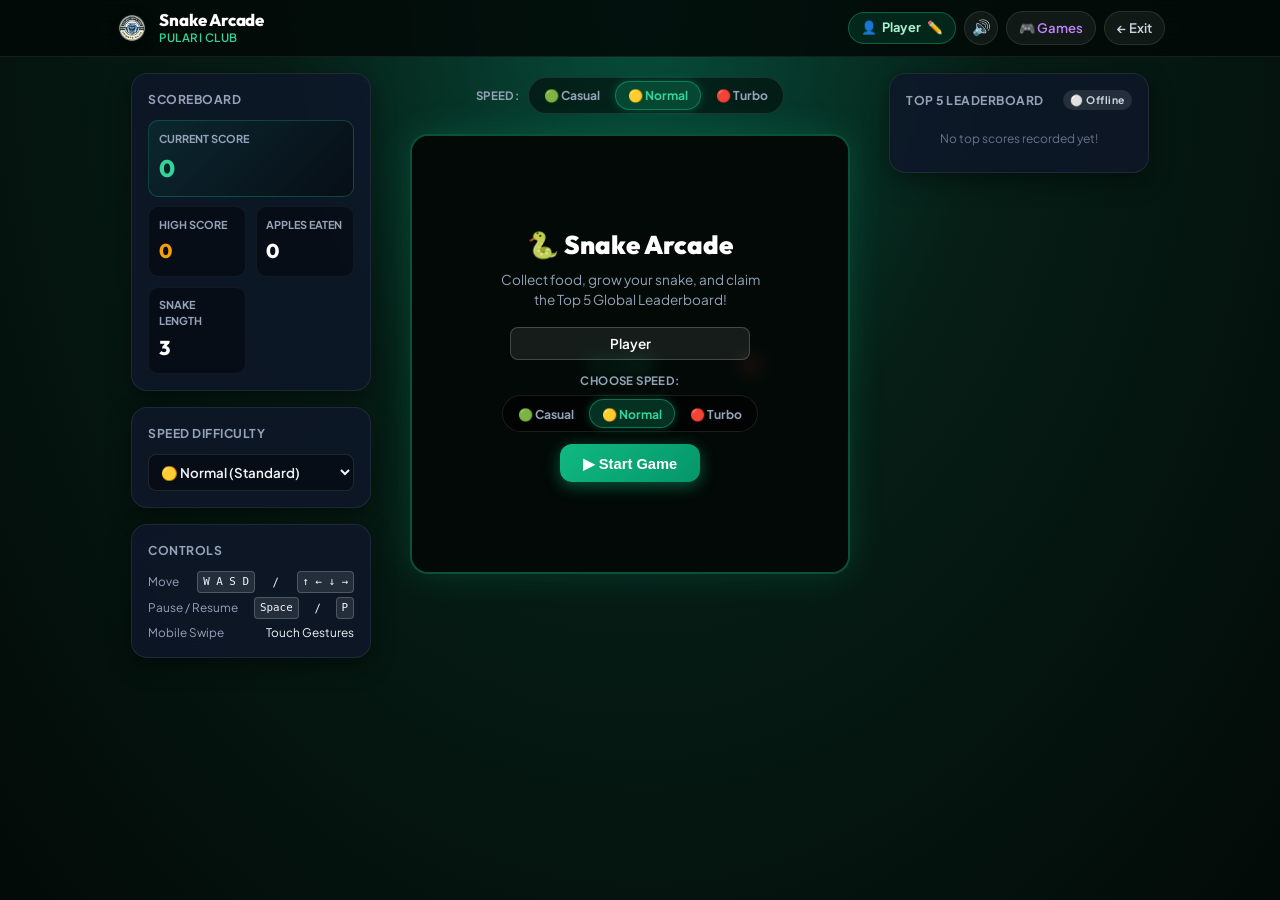
<file: snake.html>
<!DOCTYPE html>
<html lang="en">

<head>
  <!-- Google tag (gtag.js) -->
  <script async src="https://www.googletagmanager.com/gtag/js?id=G-BBBX3G8P1P"></script>
  <script>
    window.dataLayer = window.dataLayer || [];
    function gtag() { dataLayer.push(arguments); }
    gtag('js', new Date());

    gtag('config', 'G-BBBX3G8P1P');
  </script>
  <meta charset="UTF-8">
  <meta name="viewport" content="width=device-width, initial-scale=1.0, maximum-scale=1.0, user-scalable=no">
  <title>Snake Arcade – Pulari Arts & Sports Club</title>
  <meta name="description"
    content="Retro Snake Mini-Game with glowing neon visuals, Web Audio SFX, Touch D-Pad, and live Supabase Top-5 Leaderboard for Pulari Arts & Sports Club.">
  <link rel="icon" type="image/png" href="PULARI.png">
  <link rel="stylesheet" href="css/style.css">
  <link rel="preconnect" href="https://fonts.googleapis.com">
  <link rel="preconnect" href="https://fonts.gstatic.com" crossorigin>
  <link
    href="https://fonts.googleapis.com/css2?family=Outfit:wght@400;500;600;700;800;900&family=Plus+Jakarta+Sans:wght@400;500;600;700;800&family=Press+Start+2P&display=swap"
    rel="stylesheet">

  <style>
    :root {
      --snake-green: #10b981;
      --snake-gold: #f59e0b;
      --snake-red: #ef4444;
      --snake-bg: #070d14;
      --snake-card-bg: rgba(15, 23, 42, 0.85);
      --snake-border: rgba(255, 255, 255, 0.08);
      --font-display: 'Outfit', -apple-system, BlinkMacSystemFont, sans-serif;
      --font-body: 'Plus Jakarta Sans', -apple-system, BlinkMacSystemFont, sans-serif;
    }

    * {
      box-sizing: border-box;
      -webkit-tap-highlight-color: transparent;
    }

    body.snake-page {
      margin: 0;
      padding: 0;
      background: radial-gradient(ellipse at 50% 0%, #064e3b 0%, #061e16 40%, #030a07 100%);
      color: #f1f5f9;
      font-family: var(--font-body);
      min-height: 100vh;
      display: flex;
      flex-direction: column;
      overflow-x: hidden;
      touch-action: manipulation;
    }

    /* Top Sticky Header */
    .snake-header {
      position: sticky;
      top: 0;
      z-index: 40;
      background: rgba(3, 10, 7, 0.88);
      backdrop-filter: blur(12px);
      -webkit-backdrop-filter: blur(12px);
      border-bottom: 1px solid rgba(255, 255, 255, 0.08);
      padding: 0.6rem 1rem;
    }

    .snake-header-inner {
      max-width: 1050px;
      margin: 0 auto;
      display: flex;
      justify-content: space-between;
      align-items: center;
      gap: 0.75rem;
    }

    .snake-brand {
      display: flex;
      align-items: center;
      gap: 0.65rem;
      text-decoration: none;
    }

    .snake-brand img {
      width: 34px;
      height: 34px;
      object-fit: contain;
      filter: drop-shadow(0 2px 6px rgba(0, 0, 0, 0.5));
    }

    .snake-brand-title h1 {
      font-family: var(--font-display);
      font-size: 1.05rem;
      font-weight: 800;
      color: #ffffff;
      margin: 0;
      line-height: 1.15;
      letter-spacing: -0.2px;
    }

    .snake-brand-title span {
      font-size: 0.72rem;
      font-weight: 600;
      color: #34d399;
      display: block;
      text-transform: uppercase;
      letter-spacing: 0.5px;
    }

    .snake-nav-links {
      display: flex;
      align-items: center;
      gap: 0.5rem;
    }

    .snake-nav-btn {
      display: inline-flex;
      align-items: center;
      gap: 0.35rem;
      color: #cbd5e1;
      text-decoration: none;
      font-size: 0.82rem;
      font-weight: 600;
      padding: 0.38rem 0.75rem;
      border-radius: 999px;
      background: rgba(255, 255, 255, 0.06);
      border: 1px solid rgba(255, 255, 255, 0.1);
      transition: all 0.2s ease;
    }

    .snake-nav-btn:hover {
      color: #ffffff;
      background: rgba(255, 255, 255, 0.14);
      border-color: rgba(255, 255, 255, 0.25);
    }

    .player-tag-pill {
      display: inline-flex;
      align-items: center;
      gap: 0.35rem;
      background: rgba(16, 185, 129, 0.15);
      border: 1px solid rgba(16, 185, 129, 0.4);
      color: #a7f3d0;
      padding: 0.35rem 0.75rem;
      border-radius: 999px;
      font-size: 0.8rem;
      font-weight: 700;
      cursor: pointer;
    }

    .btn-header-icon {
      background: rgba(255, 255, 255, 0.06);
      border: 1px solid rgba(255, 255, 255, 0.1);
      color: #34d399;
      width: 34px;
      height: 34px;
      border-radius: 50%;
      display: inline-flex;
      align-items: center;
      justify-content: center;
      font-size: 0.95rem;
      cursor: pointer;
    }

    /* Main Game Layout */
    .snake-main {
      flex: 1;
      max-width: 1050px;
      width: 100%;
      margin: 0 auto;
      padding: 1rem;
      display: flex;
      flex-direction: column;
      gap: 1rem;
    }

    /* Mobile Quick Stat Strip */
    .mobile-stat-strip {
      display: none;
      grid-template-columns: repeat(4, 1fr);
      gap: 0.4rem;
      background: var(--snake-card-bg);
      border: 1px solid var(--snake-border);
      border-radius: 12px;
      padding: 0.5rem;
      text-align: center;
    }

    .m-stat-box {
      display: flex;
      flex-direction: column;
    }

    .m-stat-label {
      font-size: 0.65rem;
      color: #94a3b8;
      font-weight: 700;
      text-transform: uppercase;
    }

    .m-stat-val {
      font-family: var(--font-display);
      font-size: 1rem;
      font-weight: 800;
      color: #34d399;
    }

    /* Desktop 3-Column Layout */
    .snake-layout {
      display: grid;
      grid-template-columns: 240px 1fr 260px;
      gap: 1.25rem;
      align-items: start;
    }

    .side-panel {
      display: flex;
      flex-direction: column;
      gap: 1rem;
    }

    .panel-card {
      background: var(--snake-card-bg);
      border: 1px solid var(--snake-border);
      border-radius: 16px;
      padding: 1rem;
      backdrop-filter: blur(10px);
      -webkit-backdrop-filter: blur(10px);
      box-shadow: 0 8px 24px rgba(0, 0, 0, 0.4);
    }

    .panel-title {
      font-size: 0.76rem;
      font-weight: 700;
      color: #94a3b8;
      text-transform: uppercase;
      letter-spacing: 0.5px;
      margin: 0 0 0.75rem;
      display: flex;
      justify-content: space-between;
      align-items: center;
    }

    .stat-display-grid {
      display: grid;
      grid-template-columns: 1fr 1fr;
      gap: 0.6rem;
    }

    .stat-box {
      background: rgba(0, 0, 0, 0.4);
      border: 1px solid rgba(255, 255, 255, 0.05);
      border-radius: 10px;
      padding: 0.6rem;
      display: flex;
      flex-direction: column;
    }

    .stat-box.highlight {
      grid-column: span 2;
      border-color: rgba(16, 185, 129, 0.3);
      background: linear-gradient(135deg, rgba(16, 185, 129, 0.1), rgba(0, 0, 0, 0.4));
    }

    .stat-box-label {
      font-size: 0.68rem;
      font-weight: 700;
      color: #94a3b8;
      text-transform: uppercase;
    }

    .stat-box-val {
      font-family: var(--font-display);
      font-size: 1.25rem;
      font-weight: 800;
      color: #ffffff;
      margin-top: 0.2rem;
    }

    .stat-box.highlight .stat-box-val {
      color: #34d399;
      font-size: 1.5rem;
    }

    /* Center Board Area */
    .snake-board-wrap {
      display: flex;
      flex-direction: column;
      align-items: center;
      gap: 0.75rem;
    }

    .canvas-container {
      position: relative;
      width: 100%;
      max-width: 440px;
      aspect-ratio: 1 / 1;
      background: #050d09;
      border: 2px solid rgba(16, 185, 129, 0.4);
      border-radius: 18px;
      box-shadow: 0 0 35px rgba(16, 185, 129, 0.2), inset 0 0 20px rgba(0, 0, 0, 0.8);
      overflow: hidden;
    }

    #snake-canvas {
      width: 100%;
      height: 100%;
      display: block;
    }

    /* Canvas Overlays */
    .board-overlay {
      position: absolute;
      inset: 0;
      background: rgba(3, 10, 7, 0.88);
      backdrop-filter: blur(8px);
      -webkit-backdrop-filter: blur(8px);
      display: flex;
      flex-direction: column;
      align-items: center;
      justify-content: center;
      padding: 1.5rem;
      text-align: center;
      z-index: 20;
    }

    .overlay-title {
      font-family: var(--font-display);
      font-size: 1.6rem;
      font-weight: 900;
      color: #ffffff;
      margin: 0 0 0.35rem;
    }

    .overlay-sub {
      font-size: 0.85rem;
      color: #94a3b8;
      margin: 0 0 1rem;
      max-width: 280px;
    }

    .overlay-stat-row {
      background: rgba(255, 255, 255, 0.05);
      border: 1px solid rgba(255, 255, 255, 0.08);
      border-radius: 10px;
      padding: 0.6rem;
      margin: 0.5rem 0 1rem;
      display: grid;
      grid-template-columns: repeat(3, 1fr);
      gap: 0.4rem;
      width: 100%;
      max-width: 280px;
    }

    .overlay-stat-label {
      font-size: 0.65rem;
      color: #94a3b8;
      text-transform: uppercase;
      font-weight: 700;
    }

    .overlay-stat-val {
      font-size: 1.15rem;
      font-weight: 800;
      color: #ffffff;
    }

    .new-high-badge {
      background: linear-gradient(135deg, #f59e0b, #eab308);
      color: #000;
      font-weight: 800;
      font-size: 0.72rem;
      padding: 0.2rem 0.55rem;
      border-radius: 999px;
      margin-bottom: 0.35rem;
    }

    .overlay-player-input-wrap {
      width: 100%;
      max-width: 240px;
      margin-bottom: 0.75rem;
    }

    .overlay-player-input {
      width: 100%;
      background: rgba(255, 255, 255, 0.08);
      border: 1px solid rgba(255, 255, 255, 0.2);
      border-radius: 8px;
      padding: 0.45rem 0.65rem;
      color: #ffffff;
      font-family: inherit;
      font-size: 0.85rem;
      font-weight: 600;
      outline: none;
      text-align: center;
    }

    .btn-snake-primary {
      background: linear-gradient(135deg, #10b981 0%, #059669 100%);
      color: #ffffff;
      border: none;
      padding: 0.65rem 1.4rem;
      border-radius: 12px;
      font-size: 0.92rem;
      font-weight: 800;
      cursor: pointer;
      box-shadow: 0 4px 16px rgba(16, 185, 129, 0.45);
      transition: all 0.15s ease;
      display: inline-flex;
      align-items: center;
      gap: 0.4rem;
    }

    .btn-snake-primary:active {
      transform: scale(0.96);
    }

    /* Virtual D-Pad Touch Controls */
    .touch-dpad-wrap {
      display: none;
      flex-direction: column;
      align-items: center;
      gap: 0.4rem;
      margin-top: 0.5rem;
    }

    .dpad-row {
      display: flex;
      gap: 0.4rem;
    }

    .dpad-btn {
      width: 62px;
      height: 52px;
      background: rgba(255, 255, 255, 0.08);
      border: 1px solid rgba(255, 255, 255, 0.15);
      border-radius: 12px;
      color: #34d399;
      font-size: 1.3rem;
      display: flex;
      align-items: center;
      justify-content: center;
      cursor: pointer;
      user-select: none;
      touch-action: manipulation;
    }

    .dpad-btn:active {
      background: rgba(16, 185, 129, 0.35);
      border-color: #10b981;
      transform: scale(0.94);
    }

    /* Keybind List */
    .keybind-list {
      display: flex;
      flex-direction: column;
      gap: 0.3rem;
      margin: 0;
      padding: 0;
      list-style: none;
    }

    .keybind-row {
      display: flex;
      justify-content: space-between;
      align-items: center;
      font-size: 0.74rem;
    }

    .keybind-row span.action {
      color: #94a3b8;
    }

    .keybind-row kbd {
      background: rgba(255, 255, 255, 0.1);
      border: 1px solid rgba(255, 255, 255, 0.2);
      border-radius: 4px;
      padding: 0.1rem 0.3rem;
      font-size: 0.68rem;
      font-family: monospace;
      color: #f1f5f9;
    }

    /* Leaderboard List */
    .difficulty-picker-wrap {
      display: flex;
      align-items: center;
      justify-content: center;
      gap: 0.55rem;
      width: 100%;
      max-width: 440px;
      margin: 0.25rem 0 0.5rem;
    }

    .overlay-diff-wrap {
      display: flex;
      flex-direction: column;
      align-items: center;
      gap: 0.35rem;
      margin-bottom: 0.75rem;
      width: 100%;
    }

    .diff-label {
      font-size: 0.72rem;
      font-weight: 700;
      color: #94a3b8;
      text-transform: uppercase;
      letter-spacing: 0.4px;
    }

    .diff-btn-group {
      display: inline-flex;
      background: rgba(0, 0, 0, 0.5);
      border: 1px solid rgba(255, 255, 255, 0.1);
      border-radius: 999px;
      padding: 3px;
      gap: 3px;
    }

    .diff-btn {
      background: transparent;
      border: none;
      color: #94a3b8;
      font-size: 0.76rem;
      font-weight: 700;
      padding: 0.35rem 0.75rem;
      border-radius: 999px;
      cursor: pointer;
      transition: all 0.2s ease;
      font-family: inherit;
      display: inline-flex;
      align-items: center;
      gap: 0.25rem;
    }

    .diff-btn:hover {
      color: #ffffff;
      background: rgba(255, 255, 255, 0.08);
    }

    .diff-btn.active {
      background: rgba(16, 185, 129, 0.25);
      color: #34d399;
      border: 1px solid rgba(16, 185, 129, 0.5);
      box-shadow: 0 0 10px rgba(16, 185, 129, 0.3);
    }

    .leaderboard-list {
      display: flex;
      flex-direction: column;
      gap: 0.35rem;
      list-style: none;
      padding: 0;
      margin: 0;
    }

    .leaderboard-item {
      display: flex;
      align-items: center;
      gap: 0.5rem;
      padding: 0.45rem 0.65rem;
      background: rgba(0, 0, 0, 0.3);
      border: 1px solid rgba(255, 255, 255, 0.05);
      border-radius: 8px;
      font-size: 0.78rem;
    }

    .leaderboard-item.top-1 {
      border-color: rgba(245, 158, 11, 0.4);
      background: linear-gradient(90deg, rgba(245, 158, 11, 0.12), rgba(0, 0, 0, 0.3));
    }

    .leaderboard-rank {
      font-size: 0.9rem;
      width: 20px;
      text-align: center;
    }

    .leaderboard-name-wrap {
      flex: 1;
      display: flex;
      flex-direction: column;
      overflow: hidden;
    }

    .leaderboard-name {
      font-weight: 700;
      color: #ffffff;
      white-space: nowrap;
      overflow: hidden;
      text-overflow: ellipsis;
    }

    .leaderboard-meta {
      font-size: 0.66rem;
      color: #94a3b8;
    }

    .leaderboard-score {
      font-family: var(--font-display);
      font-weight: 800;
      color: #34d399;
      font-size: 0.88rem;
    }

    .badge {
      font-size: 0.65rem;
      font-weight: 700;
      padding: 0.15rem 0.45rem;
      border-radius: 999px;
      background: rgba(255, 255, 255, 0.1);
      color: #cbd5e1;
    }

    .badge.live {
      background: rgba(16, 185, 129, 0.2);
      color: #34d399;
      border: 1px solid rgba(16, 185, 129, 0.4);
    }

    /* Mobile Modal for Leaderboard */
    .mobile-modal-overlay {
      position: fixed;
      inset: 0;
      background: rgba(3, 10, 7, 0.85);
      backdrop-filter: blur(10px);
      -webkit-backdrop-filter: blur(10px);
      z-index: 100;
      display: none;
      align-items: center;
      justify-content: center;
      padding: 1rem;
    }

    .mobile-modal-overlay.active {
      display: flex;
    }

    .mobile-modal-card {
      background: var(--snake-card-bg);
      border: 1px solid var(--snake-border);
      border-radius: 20px;
      padding: 1.25rem;
      width: 100%;
      max-width: 360px;
      display: flex;
      flex-direction: column;
      gap: 1rem;
    }

    .mobile-modal-header {
      display: flex;
      justify-content: space-between;
      align-items: center;
    }

    .mobile-modal-header h3 {
      font-family: var(--font-display);
      margin: 0;
      font-size: 1.15rem;
      color: #ffffff;
    }

    .btn-modal-close {
      background: rgba(255, 255, 255, 0.08);
      border: none;
      color: #94a3b8;
      width: 30px;
      height: 30px;
      border-radius: 50%;
      font-size: 1rem;
      cursor: pointer;
    }

    .btn-mobile-only {
      display: none;
    }

    @media (max-width: 820px) {
      .snake-layout {
        grid-template-columns: 1fr;
      }

      .left-panel,
      .right-panel {
        display: none;
      }

      .mobile-stat-strip {
        display: grid;
      }

      .touch-dpad-wrap {
        display: flex;
      }

      .btn-mobile-only {
        display: inline-flex;
      }
    }
  </style>
</head>

<body class="snake-page">

  <!-- Top Sticky Header -->
  <header class="snake-header">
    <div class="snake-header-inner">
      <a href="games.html" class="snake-brand">
        <img src="PULARI.png" alt="Pulari Club Logo">
        <div class="snake-brand-title">
          <h1>Snake Arcade</h1>
          <span>Pulari Club</span>
        </div>
      </a>

      <div class="snake-nav-links">
        <div class="player-tag-pill" id="btn-change-player" title="Click to Change Player Gamer Tag">
          👤 <span id="current-player-name">Player</span> ✏️
        </div>
        <button type="button" class="btn-header-icon btn-mobile-only" id="btn-open-leaderboard-modal"
          title="Top 5 Leaderboard">
          🏆
        </button>
        <button type="button" class="btn-header-icon" id="btn-sound-toggle" title="Toggle Sound">
          🔊
        </button>
        <a href="games.html" class="snake-nav-btn" style="color: #c084fc;" title="All Club Games">
          🎮 Games
        </a>
        <a href="dashboard.html" class="snake-nav-btn" title="Back to Dashboard">
          ← Exit
        </a>
      </div>
    </div>
  </header>

  <!-- Main Game Container -->
  <main class="snake-main">

    <!-- Mobile Quick Stats Strip -->
    <div class="mobile-stat-strip">
      <div class="m-stat-box">
        <span class="m-stat-label">Score</span>
        <span class="m-stat-val" id="m-snake-score">0</span>
      </div>
      <div class="m-stat-box">
        <span class="m-stat-label">High Score</span>
        <span class="m-stat-val" id="m-snake-highscore" style="color: #f59e0b;">0</span>
      </div>
      <div class="m-stat-box">
        <span class="m-stat-label">Apples</span>
        <span class="m-stat-val" id="m-snake-apples">0</span>
      </div>
      <div class="m-stat-box">
        <span class="m-stat-label">Length</span>
        <span class="m-stat-val" id="m-snake-length">3</span>
      </div>
    </div>

    <!-- 3-Column Desktop Layout -->
    <div class="snake-layout">

      <!-- Left Column: Stats & Speed -->
      <aside class="side-panel left-panel">
        <div class="panel-card">
          <div class="panel-title">Scoreboard</div>
          <div class="stat-display-grid">
            <div class="stat-box highlight">
              <span class="stat-box-label">Current Score</span>
              <span class="stat-box-val" id="snake-score">0</span>
            </div>
            <div class="stat-box">
              <span class="stat-box-label">High Score</span>
              <span class="stat-box-val" id="snake-highscore" style="color: #f59e0b;">0</span>
            </div>
            <div class="stat-box">
              <span class="stat-box-label">Apples Eaten</span>
              <span class="stat-box-val" id="snake-apples">0</span>
            </div>
            <div class="stat-box">
              <span class="stat-box-label">Snake Length</span>
              <span class="stat-box-val" id="snake-length">3</span>
            </div>
          </div>
        </div>

        <div class="panel-card">
          <div class="panel-title">Speed Difficulty</div>
          <select id="snake-speed-select"
            style="width: 100%; background: rgba(0,0,0,0.4); color: #f1f5f9; border: 1px solid rgba(255,255,255,0.1); padding: 0.5rem; border-radius: 8px; font-family: inherit; font-weight: 600; outline: none;">
            <option value="Casual">🟢 Casual (Relaxed)</option>
            <option value="Normal" selected>🟡 Normal (Standard)</option>
            <option value="Turbo">🔴 Turbo (Fast)</option>
          </select>
        </div>

        <div class="panel-card">
          <div class="panel-title">Controls</div>
          <ul class="keybind-list">
            <li class="keybind-row"><span class="action">Move</span> <kbd>W A S D</kbd> / <kbd>↑ ← ↓ →</kbd></li>
            <li class="keybind-row"><span class="action">Pause / Resume</span> <kbd>Space</kbd> / <kbd>P</kbd></li>
            <li class="keybind-row"><span class="action">Mobile Swipe</span> <span>Touch Gestures</span></li>
          </ul>
        </div>
      </aside>

      <!-- Center Column: Canvas Board -->
      <section class="snake-board-wrap">
        <!-- Always-Visible Difficulty Picker (Mobile & Desktop) -->
        <div class="difficulty-picker-wrap">
          <span class="diff-label">Speed:</span>
          <div class="diff-btn-group">
            <button type="button" class="diff-btn" data-diff="Casual">🟢 Casual</button>
            <button type="button" class="diff-btn active" data-diff="Normal">🟡 Normal</button>
            <button type="button" class="diff-btn" data-diff="Turbo">🔴 Turbo</button>
          </div>
        </div>

        <div class="canvas-container">
          <canvas id="snake-canvas" width="400" height="400"></canvas>

          <!-- 1. Start Game Overlay -->
          <div class="board-overlay" id="snake-start-overlay">
            <h2 class="overlay-title">🐍 Snake Arcade</h2>
            <p class="overlay-sub">Collect food, grow your snake, and claim the Top 5 Global Leaderboard!</p>
            <div class="overlay-player-input-wrap">
              <input type="text" id="start-player-name" class="overlay-player-input" placeholder="Enter Gamer Tag"
                maxlength="18">
            </div>

            <div class="overlay-diff-wrap">
              <span class="diff-label">Choose Speed:</span>
              <div class="diff-btn-group">
                <button type="button" class="diff-btn" data-diff="Casual">🟢 Casual</button>
                <button type="button" class="diff-btn active" data-diff="Normal">🟡 Normal</button>
                <button type="button" class="diff-btn" data-diff="Turbo">🔴 Turbo</button>
              </div>
            </div>

            <button type="button" class="btn-snake-primary" id="btn-start-game">
              ▶ Start Game
            </button>
          </div>

          <!-- 2. Pause Overlay -->
          <div class="board-overlay" id="snake-pause-overlay" style="display: none;">
            <h2 class="overlay-title">⏸ Game Paused</h2>
            <p class="overlay-sub">Take a breath and jump back in when you're ready.</p>
            <button type="button" class="btn-snake-primary" id="btn-resume-game">
              ▶ Resume Game
            </button>
          </div>

          <!-- 3. Game Over Overlay -->
          <div class="board-overlay" id="snake-gameover-overlay" style="display: none;">
            <span class="new-high-badge" id="go-new-record" style="display: none;">🏆 NEW HIGH SCORE!</span>
            <h2 class="overlay-title" style="color: #ef4444;">Game Over!</h2>

            <div class="overlay-stat-row">
              <div>
                <div class="overlay-stat-label">Score</div>
                <div class="overlay-stat-val" id="go-final-score">0</div>
              </div>
              <div>
                <div class="overlay-stat-label">Apples</div>
                <div class="overlay-stat-val" id="go-final-apples">0</div>
              </div>
              <div>
                <div class="overlay-stat-label">Length</div>
                <div class="overlay-stat-val" id="go-final-length">3</div>
              </div>
            </div>

            <div class="overlay-player-input-wrap">
              <input type="text" id="gameover-player-name" class="overlay-player-input" placeholder="Gamer Tag"
                maxlength="18">
            </div>

            <div class="overlay-diff-wrap">
              <span class="diff-label">Speed:</span>
              <div class="diff-btn-group">
                <button type="button" class="diff-btn" data-diff="Casual">🟢 Casual</button>
                <button type="button" class="diff-btn active" data-diff="Normal">🟡 Normal</button>
                <button type="button" class="diff-btn" data-diff="Turbo">🔴 Turbo</button>
              </div>
            </div>

            <button type="button" class="btn-snake-primary" id="btn-play-again">
              🔄 Play Again
            </button>
          </div>
        </div>

        <!-- Mobile Virtual D-Pad -->
        <div class="touch-dpad-wrap">
          <div class="dpad-row">
            <button type="button" class="dpad-btn" id="snake-btn-up">▲</button>
          </div>
          <div class="dpad-row">
            <button type="button" class="dpad-btn" id="snake-btn-left">◀</button>
            <button type="button" class="dpad-btn" id="snake-btn-down">▼</button>
            <button type="button" class="dpad-btn" id="snake-btn-right">▶</button>
          </div>
        </div>
      </section>

      <!-- Right Column: Live Top 5 Leaderboard -->
      <aside class="side-panel right-panel">
        <div class="panel-card">
          <div class="panel-title">
            Top 5 Leaderboard
            <span class="badge live" id="leaderboard-badge">🟢 Live</span>
          </div>
          <ul class="leaderboard-list" id="snake-leaderboard-list">
            <!-- Dynamic Leaderboard Items -->
          </ul>
        </div>
      </aside>

    </div>
  </main>

  <!-- Mobile Top 5 Leaderboard Modal -->
  <div class="mobile-modal-overlay" id="mobile-leaderboard-modal">
    <div class="mobile-modal-card">
      <div class="mobile-modal-header">
        <h3>🏆 Snake Top 5</h3>
        <button type="button" class="btn-modal-close" id="btn-close-leaderboard-modal">✕</button>
      </div>
      <ul class="leaderboard-list" id="modal-leaderboard-list">
        <!-- Dynamic Rows -->
      </ul>
      <button type="button" class="btn-snake-primary" id="btn-modal-change-tag" style="justify-content: center;">
        ✏️ Edit Gamer Tag
      </button>
    </div>
  </div>

  <!-- Scripts -->
  <script src="js/api.js"></script>
  <script src="js/snake-game.js"></script>
</body>

</html>
</file>
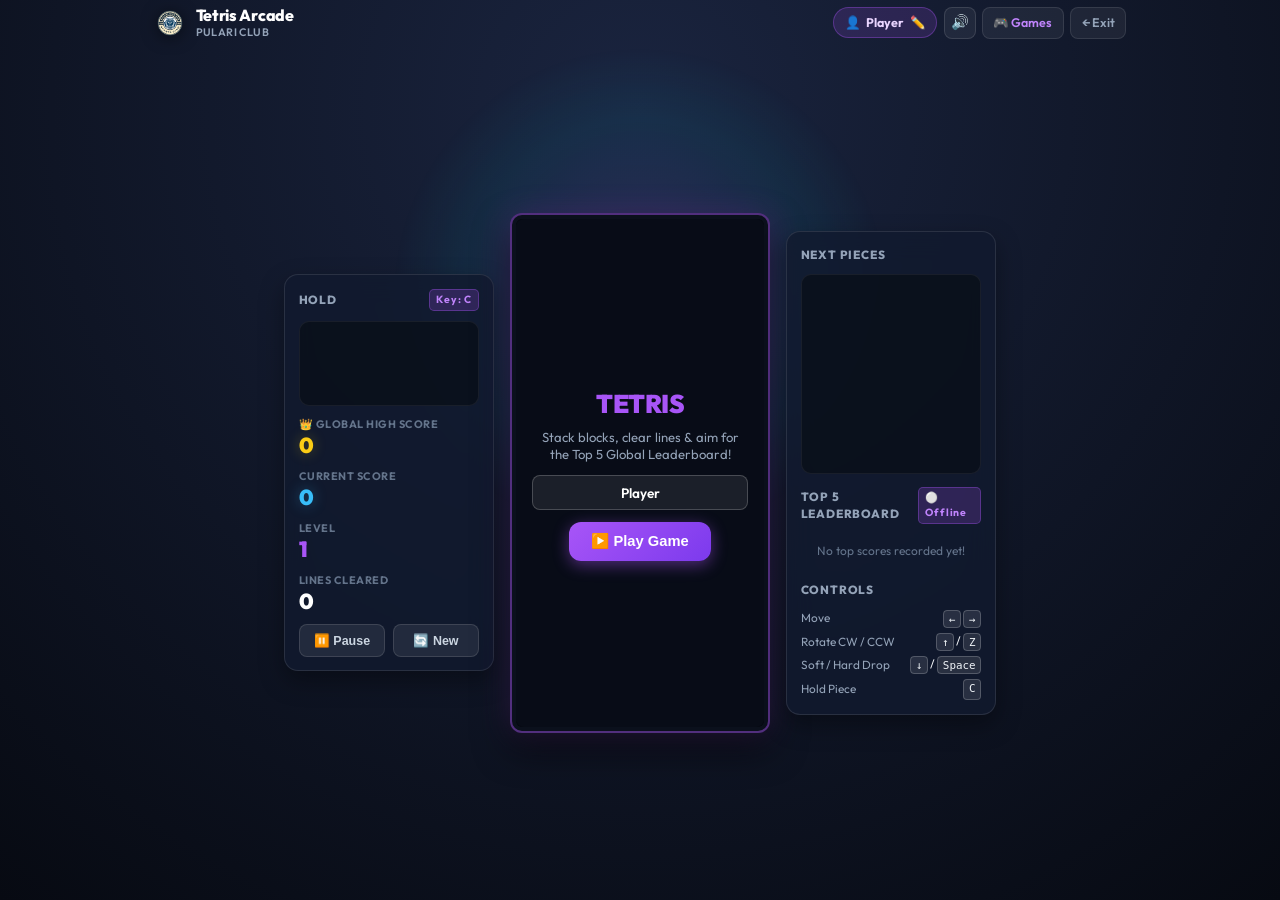
<file: tetris.html>
<!DOCTYPE html>
<html lang="en">

<head>
  <!-- Google tag (gtag.js) -->
  <script async src="https://www.googletagmanager.com/gtag/js?id=G-BBBX3G8P1P"></script>
  <script>
    window.dataLayer = window.dataLayer || [];
    function gtag(){dataLayer.push(arguments);}
    gtag('js', new Date());

    gtag('config', 'G-BBBX3G8P1P');
  </script>
  <meta charset="UTF-8">
  <meta name="viewport" content="width=device-width, initial-scale=1.0, maximum-scale=1.0, user-scalable=no, viewport-fit=cover">
  <title>Tetris Arcade – Pulari Arts & Sports Club</title>
  <meta name="description"
    content="Classic Tetris Arcade Mini-Game customized for mobile & desktop with live Supabase leaderboard, neon graphics, sound effects, and touch controls for Pulari Arts & Sports Club.">
  <link rel="icon" type="image/png" href="PULARI.png">
  <link rel="stylesheet" href="css/style.css">
  <link rel="preconnect" href="https://fonts.googleapis.com">
  <link rel="preconnect" href="https://fonts.gstatic.com" crossorigin>
  <link href="https://fonts.googleapis.com/css2?family=Outfit:wght@400;500;600;700;800;900&display=swap" rel="stylesheet">
  <style>
    :root {
      --tetris-bg: #090d16;
      --tetris-card-bg: rgba(18, 26, 47, 0.82);
      --tetris-border: rgba(255, 255, 255, 0.1);
      --tetris-purple: #a855f7;
      --tetris-cyan: #06b6d4;
      --tetris-yellow: #eab308;
      --tetris-green: #10b981;
      --tetris-red: #ef4444;
      --tetris-orange: #f97316;
      --tetris-blue: #3b82f6;
    }

    * {
      box-sizing: border-box;
      user-select: none;
      -webkit-user-select: none;
      -webkit-touch-callout: none;
    }

    html, body {
      margin: 0;
      padding: 0;
      width: 100%;
      height: 100%;
      overflow: hidden;
      background: #080c14;
    }

    body.tetris-page {
      min-height: 100vh;
      min-height: 100dvh;
      height: 100dvh;
      background: radial-gradient(circle at 50% 12%, #1a243f 0%, #070a12 100%);
      display: flex;
      flex-direction: column;
      align-items: center;
      justify-content: space-between;
      padding: env(safe-area-inset-top, 0.5rem) 0.75rem env(safe-area-inset-bottom, 0.6rem);
      color: #f8fafc;
      font-family: 'Outfit', -apple-system, BlinkMacSystemFont, sans-serif;
      position: relative;
    }

    /* Ambient Background Glow */
    body.tetris-page::before {
      content: '';
      position: fixed;
      top: 5%;
      left: 50%;
      transform: translateX(-50%);
      width: 500px;
      height: 500px;
      background: radial-gradient(circle, rgba(168, 85, 247, 0.16) 0%, rgba(6, 182, 212, 0.08) 50%, transparent 70%);
      z-index: 0;
      pointer-events: none;
    }

    /* Top Navigation Header */
    .tetris-header {
      width: 100%;
      max-width: 980px;
      display: flex;
      justify-content: space-between;
      align-items: center;
      padding: 0.35rem 0.25rem;
      z-index: 20;
      flex-shrink: 0;
    }

    .tetris-brand {
      display: flex;
      align-items: center;
      gap: 0.6rem;
    }

    .tetris-brand img {
      width: 32px;
      height: 32px;
      object-fit: contain;
      filter: drop-shadow(0 2px 8px rgba(0, 0, 0, 0.5));
    }

    .tetris-brand-title {
      display: flex;
      flex-direction: column;
    }

    .tetris-brand-title h1 {
      font-size: 1rem;
      font-weight: 800;
      margin: 0;
      color: #ffffff;
      letter-spacing: -0.3px;
      line-height: 1.15;
    }

    .tetris-brand-title span {
      font-size: 0.68rem;
      font-weight: 600;
      color: #94a3b8;
      text-transform: uppercase;
      letter-spacing: 0.4px;
    }

    .tetris-nav-links {
      display: flex;
      gap: 0.4rem;
      align-items: center;
    }

    .tetris-nav-btn {
      display: inline-flex;
      align-items: center;
      gap: 0.3rem;
      color: #94a3b8;
      text-decoration: none;
      font-size: 0.78rem;
      font-weight: 600;
      padding: 0.35rem 0.65rem;
      border-radius: 8px;
      background: rgba(255, 255, 255, 0.06);
      border: 1px solid rgba(255, 255, 255, 0.1);
      transition: all 0.2s ease;
      white-space: nowrap;
    }

    .tetris-nav-btn:hover {
      color: #ffffff;
      background: rgba(255, 255, 255, 0.14);
      border-color: rgba(255, 255, 255, 0.25);
    }

    /* Player Gamer Tag Button */
    .player-tag-pill {
      display: inline-flex;
      align-items: center;
      gap: 0.35rem;
      background: rgba(168, 85, 247, 0.16);
      border: 1px solid rgba(168, 85, 247, 0.35);
      padding: 0.32rem 0.65rem;
      border-radius: 999px;
      font-size: 0.78rem;
      font-weight: 700;
      color: #e9d5ff;
      cursor: pointer;
      transition: all 0.2s ease;
    }

    .player-tag-pill:active {
      transform: scale(0.96);
      background: rgba(168, 85, 247, 0.3);
    }

    /* Mobile Header Action Icons */
    .btn-header-icon {
      width: 32px;
      height: 32px;
      border-radius: 8px;
      background: rgba(255, 255, 255, 0.06);
      border: 1px solid rgba(255, 255, 255, 0.12);
      color: #cbd5e1;
      display: inline-flex;
      align-items: center;
      justify-content: center;
      font-size: 0.9rem;
      cursor: pointer;
      padding: 0;
      transition: background 0.15s ease;
    }

    .btn-header-icon:active {
      background: rgba(255, 255, 255, 0.18);
    }

    /* Main Arcade Center Layout */
    .tetris-main-stage {
      width: 100%;
      max-width: 980px;
      flex: 1;
      display: flex;
      align-items: center;
      justify-content: center;
      gap: 1rem;
      position: relative;
      z-index: 10;
      min-height: 0; /* Important for flex child shrink */
    }

    /* Side Panels on Desktop */
    .tetris-side-col {
      width: 210px;
      display: flex;
      flex-direction: column;
      gap: 0.75rem;
      flex-shrink: 0;
    }

    .tetris-card {
      background: var(--tetris-card-bg);
      backdrop-filter: blur(14px);
      -webkit-backdrop-filter: blur(14px);
      border: 1px solid var(--tetris-border);
      border-radius: 14px;
      padding: 0.85rem;
      box-shadow: 0 10px 25px rgba(0, 0, 0, 0.35);
      display: flex;
      flex-direction: column;
      gap: 0.65rem;
    }

    .tetris-card-title {
      font-size: 0.74rem;
      font-weight: 800;
      text-transform: uppercase;
      letter-spacing: 0.8px;
      color: #94a3b8;
      margin: 0;
      display: flex;
      align-items: center;
      justify-content: space-between;
    }

    .tetris-card-title span.badge {
      background: rgba(168, 85, 247, 0.2);
      color: #c084fc;
      border: 1px solid rgba(168, 85, 247, 0.35);
      padding: 0.12rem 0.4rem;
      border-radius: 5px;
      font-size: 0.65rem;
    }

    .tetris-card-title span.badge.live {
      background: rgba(16, 185, 129, 0.18);
      color: #34d399;
      border-color: rgba(16, 185, 129, 0.35);
    }

    /* Mini Preview Canvases */
    .preview-box {
      width: 100%;
      height: 85px;
      background: rgba(10, 15, 26, 0.8);
      border: 1px solid rgba(255, 255, 255, 0.06);
      border-radius: 10px;
      display: flex;
      align-items: center;
      justify-content: center;
      position: relative;
      overflow: hidden;
    }

    .preview-box canvas {
      display: block;
    }

    .next-queue-box {
      height: 200px;
      display: flex;
      flex-direction: column;
      justify-content: space-evenly;
      align-items: center;
      background: rgba(10, 15, 26, 0.8);
      border: 1px solid rgba(255, 255, 255, 0.06);
      border-radius: 10px;
      padding: 0.3rem 0;
    }

    /* Stat Rows */
    .tetris-stat-item {
      display: flex;
      flex-direction: column;
      gap: 0.1rem;
    }

    .tetris-stat-label {
      font-size: 0.68rem;
      font-weight: 700;
      text-transform: uppercase;
      letter-spacing: 0.5px;
      color: #64748b;
    }

    .tetris-stat-value {
      font-size: 1.35rem;
      font-weight: 900;
      color: #ffffff;
      font-family: 'Outfit', sans-serif;
      letter-spacing: -0.5px;
      line-height: 1.1;
    }

    .tetris-stat-value.score-val {
      color: #38bdf8;
      text-shadow: 0 0 14px rgba(56, 189, 248, 0.35);
    }

    .tetris-stat-value.high-score-val {
      color: #facc15;
      text-shadow: 0 0 14px rgba(250, 204, 21, 0.3);
    }

    .tetris-stat-value.level-val {
      color: #a855f7;
    }

    /* Mobile Wing Panels (Flanking the Board on Mobile) */
    .mobile-wing-panel {
      display: none;
      flex-direction: column;
      justify-content: space-between;
      height: 100%;
      max-height: 480px;
      gap: 0.4rem;
      width: 68px;
      flex-shrink: 0;
    }

    .mobile-wing-card {
      background: var(--tetris-card-bg);
      border: 1px solid var(--tetris-border);
      border-radius: 10px;
      padding: 0.35rem 0.25rem;
      display: flex;
      flex-direction: column;
      align-items: center;
      text-align: center;
      box-shadow: 0 4px 15px rgba(0, 0, 0, 0.3);
    }

    .mobile-wing-label {
      font-size: 0.58rem;
      font-weight: 800;
      text-transform: uppercase;
      letter-spacing: 0.5px;
      color: #94a3b8;
      margin-bottom: 0.2rem;
    }

    .mobile-wing-val {
      font-size: 0.95rem;
      font-weight: 900;
      color: #ffffff;
      line-height: 1.1;
    }

    .mobile-wing-preview {
      width: 58px;
      height: 46px;
      display: flex;
      align-items: center;
      justify-content: center;
    }

    .mobile-wing-preview canvas {
      display: block;
    }

    /* Center Board Area */
    .tetris-board-wrapper {
      display: flex;
      flex-direction: column;
      align-items: center;
      justify-content: center;
      position: relative;
      height: 100%;
      max-height: 520px;
    }

    .tetris-board-frame {
      position: relative;
      background: #0b101c;
      border: 2px solid rgba(168, 85, 247, 0.45);
      border-radius: 12px;
      box-shadow: 0 0 30px rgba(168, 85, 247, 0.2), 0 15px 35px rgba(0, 0, 0, 0.7);
      padding: 4px;
      overflow: hidden;
      display: flex;
      align-items: center;
      justify-content: center;
      touch-action: none;
      height: 100%;
      max-height: 100%;
      aspect-ratio: 1 / 2;
    }

    #tetris-canvas {
      display: block;
      background: #070a12;
      border-radius: 6px;
      width: 100%;
      height: 100%;
      object-fit: contain;
    }

    #fx-canvas {
      position: absolute;
      top: 4px;
      left: 4px;
      right: 4px;
      bottom: 4px;
      width: calc(100% - 8px);
      height: calc(100% - 8px);
      pointer-events: none;
      border-radius: 6px;
    }

    /* Floating Toast Notification */
    .tetris-banner-popup {
      position: absolute;
      top: 35%;
      left: 50%;
      transform: translate(-50%, -50%) scale(0.5);
      opacity: 0;
      pointer-events: none;
      z-index: 50;
      font-size: 1.6rem;
      font-weight: 900;
      text-align: center;
      text-transform: uppercase;
      letter-spacing: 1.2px;
      color: #ffffff;
      text-shadow: 0 0 20px rgba(168, 85, 247, 0.85), 0 4px 10px rgba(0,0,0,0.9);
      transition: all 0.3s cubic-bezier(0.34, 1.56, 0.64, 1);
      white-space: nowrap;
    }

    .tetris-banner-popup.show {
      transform: translate(-50%, -50%) scale(1.1);
      opacity: 1;
    }

    /* Overlays (Start, Pause, GameOver) */
    .tetris-overlay {
      position: absolute;
      inset: 4px;
      background: rgba(9, 13, 24, 0.94);
      backdrop-filter: blur(10px);
      -webkit-backdrop-filter: blur(10px);
      border-radius: 8px;
      display: flex;
      flex-direction: column;
      align-items: center;
      justify-content: center;
      padding: 1.25rem 1rem;
      text-align: center;
      z-index: 40;
      transition: opacity 0.25s ease, visibility 0.25s ease;
    }

    .tetris-overlay.hidden {
      opacity: 0;
      visibility: hidden;
      pointer-events: none;
    }

    .tetris-overlay-title {
      font-size: 1.6rem;
      font-weight: 900;
      margin: 0 0 0.35rem;
      letter-spacing: -0.5px;
    }

    .tetris-overlay-title.gameover {
      color: #f43f5e;
      text-shadow: 0 0 18px rgba(244, 63, 94, 0.5);
    }

    .tetris-overlay-title.paused {
      color: #38bdf8;
      text-shadow: 0 0 18px rgba(56, 189, 248, 0.5);
    }

    .tetris-overlay-stats {
      width: 100%;
      background: rgba(255, 255, 255, 0.05);
      border: 1px solid rgba(255, 255, 255, 0.08);
      border-radius: 10px;
      padding: 0.6rem;
      margin: 0.6rem 0 0.85rem;
      display: grid;
      grid-template-columns: 1fr 1fr;
      gap: 0.4rem;
      text-align: center;
    }

    .overlay-stat-label {
      font-size: 0.65rem;
      color: #94a3b8;
      text-transform: uppercase;
      font-weight: 700;
    }

    .overlay-stat-val {
      font-size: 1.15rem;
      font-weight: 800;
      color: #ffffff;
    }

    .new-high-badge {
      background: linear-gradient(135deg, #f59e0b, #eab308);
      color: #000;
      font-weight: 800;
      font-size: 0.72rem;
      padding: 0.2rem 0.55rem;
      border-radius: 999px;
      margin-bottom: 0.35rem;
      display: inline-flex;
      align-items: center;
      gap: 0.3rem;
    }

    .overlay-player-input-wrap {
      width: 100%;
      max-width: 220px;
      margin-bottom: 0.75rem;
    }

    .overlay-player-input {
      width: 100%;
      background: rgba(255, 255, 255, 0.08);
      border: 1px solid rgba(255, 255, 255, 0.2);
      border-radius: 8px;
      padding: 0.45rem 0.65rem;
      color: #ffffff;
      font-family: inherit;
      font-size: 0.85rem;
      font-weight: 600;
      outline: none;
      text-align: center;
    }

    .overlay-player-input:focus {
      border-color: #a855f7;
      box-shadow: 0 0 10px rgba(168, 85, 247, 0.4);
    }

    /* Buttons */
    .btn-tetris-primary {
      background: linear-gradient(135deg, #a855f7 0%, #7c3aed 100%);
      color: #ffffff;
      border: none;
      padding: 0.65rem 1.4rem;
      border-radius: 12px;
      font-size: 0.92rem;
      font-weight: 800;
      cursor: pointer;
      box-shadow: 0 4px 16px rgba(168, 85, 247, 0.45);
      transition: all 0.15s ease;
      display: inline-flex;
      align-items: center;
      gap: 0.4rem;
      touch-action: manipulation;
    }

    .btn-tetris-primary:active {
      transform: scale(0.96);
    }

    .btn-tetris-secondary {
      background: rgba(255, 255, 255, 0.08);
      color: #cbd5e1;
      border: 1px solid rgba(255, 255, 255, 0.12);
      padding: 0.48rem 0.75rem;
      border-radius: 8px;
      font-size: 0.78rem;
      font-weight: 700;
      cursor: pointer;
      display: inline-flex;
      align-items: center;
      justify-content: center;
      gap: 0.3rem;
    }

    .btn-tetris-secondary:active {
      background: rgba(255, 255, 255, 0.18);
    }

    .tetris-action-bar {
      display: grid;
      grid-template-columns: 1fr 1fr;
      gap: 0.45rem;
      width: 100%;
    }

    /* Desktop Keybinds List */
    .keybind-list {
      display: flex;
      flex-direction: column;
      gap: 0.3rem;
      margin: 0;
      padding: 0;
      list-style: none;
    }

    .keybind-row {
      display: flex;
      justify-content: space-between;
      align-items: center;
      font-size: 0.74rem;
    }

    .keybind-row span.action {
      color: #94a3b8;
    }

    .keybind-row kbd {
      background: rgba(255, 255, 255, 0.1);
      border: 1px solid rgba(255, 255, 255, 0.2);
      border-radius: 4px;
      padding: 0.1rem 0.3rem;
      font-size: 0.68rem;
      font-family: monospace;
      color: #f1f5f9;
    }

    /* Top 5 Leaderboard List */
    .leaderboard-list {
      display: flex;
      flex-direction: column;
      gap: 0.35rem;
      list-style: none;
      padding: 0;
      margin: 0;
    }

    .leaderboard-item {
      display: flex;
      align-items: center;
      justify-content: space-between;
      background: rgba(255, 255, 255, 0.04);
      padding: 0.35rem 0.5rem;
      border-radius: 8px;
      font-size: 0.76rem;
      border: 1px solid rgba(255, 255, 255, 0.06);
    }

    .leaderboard-item.top-1 {
      background: rgba(250, 204, 21, 0.1);
      border-color: rgba(250, 204, 21, 0.3);
    }

    .leaderboard-item.top-2 {
      background: rgba(226, 232, 240, 0.08);
      border-color: rgba(226, 232, 240, 0.25);
    }

    .leaderboard-item.top-3 {
      background: rgba(249, 115, 22, 0.08);
      border-color: rgba(249, 115, 22, 0.25);
    }

    .leaderboard-item.is-you {
      border: 1px solid #a855f7;
      background: rgba(168, 85, 247, 0.16);
    }

    .leaderboard-rank {
      font-weight: 800;
      width: 20px;
      font-size: 0.82rem;
    }

    .leaderboard-name-wrap {
      flex: 1;
      display: flex;
      flex-direction: column;
      overflow: hidden;
      padding: 0 0.35rem;
    }

    .leaderboard-name {
      font-weight: 700;
      color: #e2e8f0;
      overflow: hidden;
      text-overflow: ellipsis;
      white-space: nowrap;
      font-size: 0.78rem;
    }

    .leaderboard-meta {
      font-size: 0.62rem;
      color: #94a3b8;
    }

    .leaderboard-score {
      font-weight: 900;
      color: #38bdf8;
      font-variant-numeric: tabular-nums;
      font-size: 0.82rem;
    }

    .you-tag {
      font-size: 0.58rem;
      background: #a855f7;
      color: #fff;
      padding: 0.08rem 0.25rem;
      border-radius: 3px;
      margin-left: 0.25rem;
      font-weight: 800;
    }

    /* Mobile Arcade Gamepad Controls (Thumb-Optimized) */
    .mobile-gamepad-panel {
      display: none;
      width: 100%;
      max-width: 480px;
      z-index: 30;
      flex-shrink: 0;
      padding: 0.4rem 0 0;
      touch-action: none;
    }

    .gamepad-grid {
      display: grid;
      grid-template-columns: 1fr auto 1fr;
      gap: 0.5rem;
      align-items: center;
      width: 100%;
    }

    /* Left D-pad cluster */
    .dpad-cluster {
      display: flex;
      flex-direction: column;
      gap: 0.35rem;
      align-items: center;
    }

    .dpad-row {
      display: flex;
      gap: 0.35rem;
      width: 100%;
    }

    /* Action diamond cluster */
    .action-cluster {
      display: flex;
      flex-direction: column;
      gap: 0.35rem;
      align-items: center;
    }

    .action-row {
      display: flex;
      gap: 0.35rem;
      width: 100%;
    }

    /* Center Hard Drop */
    .center-action {
      display: flex;
      align-items: center;
      justify-content: center;
    }

    /* Arcade Touch Buttons */
    .g-btn {
      height: 48px;
      flex: 1;
      background: rgba(255, 255, 255, 0.08);
      backdrop-filter: blur(10px);
      -webkit-backdrop-filter: blur(10px);
      border: 1px solid rgba(255, 255, 255, 0.14);
      border-radius: 12px;
      color: #ffffff;
      font-size: 1.15rem;
      display: flex;
      flex-direction: column;
      align-items: center;
      justify-content: center;
      cursor: pointer;
      touch-action: none;
      transition: background 0.08s, transform 0.08s, border-color 0.08s;
      -webkit-tap-highlight-color: transparent;
      box-shadow: 0 4px 12px rgba(0, 0, 0, 0.25);
    }

    .g-btn:active, .g-btn.active-touch {
      background: rgba(168, 85, 247, 0.4) !important;
      border-color: rgba(168, 85, 247, 0.8) !important;
      transform: scale(0.92);
      box-shadow: 0 0 16px rgba(168, 85, 247, 0.5);
    }

    .g-btn span.lbl {
      font-size: 0.58rem;
      text-transform: uppercase;
      font-weight: 800;
      color: #94a3b8;
      margin-top: -3px;
      letter-spacing: 0.3px;
    }

    .g-btn.btn-rotate-primary {
      background: linear-gradient(135deg, rgba(168, 85, 247, 0.3) 0%, rgba(124, 58, 237, 0.4) 100%);
      border-color: rgba(168, 85, 247, 0.45);
      color: #e9d5ff;
    }

    .g-btn.btn-hard-drop {
      width: 58px;
      height: 82px;
      background: linear-gradient(135deg, rgba(6, 182, 212, 0.35) 0%, rgba(59, 130, 246, 0.45) 100%);
      border-color: rgba(6, 182, 212, 0.5);
      color: #67e8f9;
      border-radius: 16px;
      box-shadow: 0 4px 18px rgba(6, 182, 212, 0.3);
    }

    .g-btn.btn-hard-drop:active, .g-btn.btn-hard-drop.active-touch {
      background: linear-gradient(135deg, rgba(6, 182, 212, 0.7) 0%, rgba(59, 130, 246, 0.8) 100%) !important;
      border-color: #67e8f9 !important;
      transform: scale(0.92);
      box-shadow: 0 0 20px rgba(6, 182, 212, 0.7);
    }

    /* Mobile Drawer / Modal for Leaderboard */
    .mobile-modal-overlay {
      position: fixed;
      inset: 0;
      background: rgba(7, 10, 18, 0.85);
      backdrop-filter: blur(8px);
      -webkit-backdrop-filter: blur(8px);
      z-index: 9999;
      display: flex;
      align-items: center;
      justify-content: center;
      padding: 1rem;
      opacity: 0;
      visibility: hidden;
      transition: opacity 0.2s ease, visibility 0.2s ease;
    }

    .mobile-modal-overlay.active {
      opacity: 1;
      visibility: visible;
    }

    .mobile-modal-card {
      width: 100%;
      max-width: 380px;
      background: #111827;
      border: 1px solid rgba(255, 255, 255, 0.15);
      border-radius: 16px;
      padding: 1.25rem;
      box-shadow: 0 20px 40px rgba(0, 0, 0, 0.7);
      display: flex;
      flex-direction: column;
      gap: 0.85rem;
      transform: translateY(15px);
      transition: transform 0.25s cubic-bezier(0.34, 1.56, 0.64, 1);
    }

    .mobile-modal-overlay.active .mobile-modal-card {
      transform: translateY(0);
    }

    .modal-header {
      display: flex;
      align-items: center;
      justify-content: space-between;
    }

    .modal-header h3 {
      margin: 0;
      font-size: 1.1rem;
      font-weight: 800;
      color: #ffffff;
    }

    .btn-modal-close {
      background: rgba(255, 255, 255, 0.08);
      border: 1px solid rgba(255, 255, 255, 0.15);
      color: #94a3b8;
      border-radius: 50%;
      width: 28px;
      height: 28px;
      display: flex;
      align-items: center;
      justify-content: center;
      cursor: pointer;
      font-size: 0.9rem;
    }

    /* Screen Shake Keyframe */
    @keyframes screenShake {
      0% { transform: translate(0, 0); }
      20% { transform: translate(-3px, 3px); }
      40% { transform: translate(3px, -2px); }
      60% { transform: translate(-2px, -3px); }
      80% { transform: translate(2px, 2px); }
      100% { transform: translate(0, 0); }
    }

    .shake {
      animation: screenShake 0.18s ease-in-out;
    }

    /* =========================================================================
     * RESPONSIVE BREAKPOINTS (Mobile Phone & Tablet UI)
     * ========================================================================= */
    @media (max-width: 860px) {
      .tetris-side-col {
        display: none;
      }

      .mobile-wing-panel {
        display: flex;
      }

      .mobile-gamepad-panel {
        display: block;
      }

      .tetris-main-stage {
        gap: 0.45rem;
      }

      .tetris-board-wrapper {
        flex: 1;
        max-width: min(65vw, 270px);
      }

      .btn-desktop-only {
        display: none !important;
      }
    }

    @media (min-width: 861px) {
      .btn-mobile-only {
        display: none !important;
      }
    }

    /* Very small screens / low height phones */
    @media (max-height: 680px) and (max-width: 860px) {
      .tetris-header {
        padding: 0.15rem 0.2rem;
      }

      .g-btn {
        height: 42px;
        font-size: 1rem;
      }

      .g-btn.btn-hard-drop {
        height: 70px;
      }

      .mobile-wing-panel {
        max-height: 380px;
        width: 60px;
      }

      .mobile-wing-preview {
        width: 50px;
        height: 38px;
      }

      .mobile-wing-card {
        padding: 0.25rem 0.15rem;
      }
    }
  </style>
</head>

<body class="tetris-page">

  <!-- Top Navigation Header -->
  <header class="tetris-header">
    <div class="tetris-brand">
      <img src="PULARI.png" alt="Pulari Club Logo">
      <div class="tetris-brand-title">
        <h1>Tetris Arcade</h1>
        <span>Pulari Club</span>
      </div>
    </div>

    <div class="tetris-nav-links">
      <div class="player-tag-pill" id="btn-change-player" title="Click to Change Player Gamer Tag">
        👤 <span id="current-player-name">Player</span> ✏️
      </div>
      <button type="button" class="btn-header-icon btn-mobile-only" id="btn-open-leaderboard-modal" title="Top 5 Leaderboard">
        🏆
      </button>
      <button type="button" class="btn-header-icon" id="btn-sound-toggle" title="Toggle Sound">
        🔊
      </button>
      <a href="games.html" class="tetris-nav-btn btn-desktop-only" style="color: #c084fc;" title="Club Games Hub">
        🎮 Games
      </a>
      <a href="dashboard.html" class="tetris-nav-btn" title="Back to Dashboard">
        ← Exit
      </a>
    </div>
  </header>

  <!-- Center Main Stage Area -->
  <main class="tetris-main-stage">

    <!-- Desktop Left Column: Hold & Match Stats -->
    <aside class="tetris-side-col left-col">
      <div class="tetris-card">
        <h2 class="tetris-card-title">
          Hold <span class="badge">Key: C</span>
        </h2>
        <div class="preview-box">
          <canvas id="hold-canvas" width="160" height="85"></canvas>
        </div>

        <div class="tetris-stat-item">
          <span class="tetris-stat-label">👑 Global High Score</span>
          <div class="tetris-stat-value high-score-val" id="high-score-val">0</div>
        </div>

        <div class="tetris-stat-item">
          <span class="tetris-stat-label">Current Score</span>
          <div class="tetris-stat-value score-val" id="score-val">0</div>
        </div>

        <div class="tetris-stat-item">
          <span class="tetris-stat-label">Level</span>
          <div class="tetris-stat-value level-val" id="level-val">1</div>
        </div>

        <div class="tetris-stat-item">
          <span class="tetris-stat-label">Lines Cleared</span>
          <div class="tetris-stat-value" id="lines-val">0</div>
        </div>

        <div class="tetris-action-bar">
          <button type="button" class="btn-tetris-secondary" id="btn-pause-game" title="Pause Game (P)">
            ⏸️ Pause
          </button>
          <button type="button" class="btn-tetris-secondary" id="btn-restart-game" title="New Game (R)">
            🔄 New
          </button>
        </div>
      </div>
    </aside>

    <!-- Mobile Left Wing: Hold & Level/Lines -->
    <div class="mobile-wing-panel left-wing">
      <div class="mobile-wing-card" id="m-btn-hold-wing">
        <span class="mobile-wing-label">HOLD</span>
        <div class="mobile-wing-preview">
          <canvas id="m-hold-canvas" width="70" height="46"></canvas>
        </div>
      </div>
      <div class="mobile-wing-card">
        <span class="mobile-wing-label">LEVEL</span>
        <span class="mobile-wing-val" id="m-level-val" style="color: #c084fc;">1</span>
      </div>
      <div class="mobile-wing-card">
        <span class="mobile-wing-label">LINES</span>
        <span class="mobile-wing-val" id="m-lines-val">0</span>
      </div>
    </div>

    <!-- Center Board Wrapper -->
    <section class="tetris-board-wrapper">
      <div class="tetris-board-frame" id="tetris-board-frame">
        <canvas id="tetris-canvas" width="300" height="600"></canvas>
        <canvas id="fx-canvas" width="300" height="600"></canvas>

        <!-- Floating banner -->
        <div class="tetris-banner-popup" id="tetris-banner">TETRIS!</div>

        <!-- Start Screen Overlay -->
        <div class="tetris-overlay" id="overlay-start">
          <h2 class="tetris-overlay-title" style="color: #a855f7;">TETRIS</h2>
          <p style="font-size: 0.82rem; color: #94a3b8; max-width: 220px; margin: 0 0 0.75rem; line-height: 1.3;">
            Stack blocks, clear lines & aim for the Top 5 Global Leaderboard!
          </p>
          <div class="overlay-player-input-wrap">
            <input type="text" class="overlay-player-input" id="start-player-input" placeholder="Your Gamer Tag" maxlength="18">
          </div>
          <button type="button" class="btn-tetris-primary" id="btn-start-game">
            ▶️ Play Game
          </button>
        </div>

        <!-- Pause Screen Overlay -->
        <div class="tetris-overlay hidden" id="overlay-pause">
          <h2 class="tetris-overlay-title paused">PAUSED</h2>
          <p style="font-size: 0.82rem; color: #94a3b8; margin-bottom: 1rem;">
            Take a quick breath!
          </p>
          <button type="button" class="btn-tetris-primary" id="btn-resume-game">
            ▶️ Resume
          </button>
        </div>

        <!-- Game Over Screen Overlay -->
        <div class="tetris-overlay hidden" id="overlay-gameover">
          <div id="new-high-badge-container"></div>
          <h2 class="tetris-overlay-title gameover">GAME OVER</h2>
          <div class="tetris-overlay-stats">
            <div>
              <div class="overlay-stat-label">Score</div>
              <div class="overlay-stat-val" id="go-final-score" style="color: #38bdf8;">0</div>
            </div>
            <div>
              <div class="overlay-stat-label">Lines</div>
              <div class="overlay-stat-val" id="go-final-lines">0</div>
            </div>
            <div>
              <div class="overlay-stat-label">Level</div>
              <div class="overlay-stat-val" id="go-final-level" style="color: #c084fc;">1</div>
            </div>
            <div>
              <div class="overlay-stat-label">Best</div>
              <div class="overlay-stat-val" id="go-high-score" style="color: #facc15;">0</div>
            </div>
          </div>
          <div class="overlay-player-input-wrap">
            <input type="text" class="overlay-player-input" id="gameover-player-input" placeholder="Player Name" maxlength="18">
          </div>
          <button type="button" class="btn-tetris-primary" id="btn-play-again">
            🔄 Play Again
          </button>
        </div>
      </div>
    </section>

    <!-- Mobile Right Wing: Next & Score/High -->
    <div class="mobile-wing-panel right-wing">
      <div class="mobile-wing-card">
        <span class="mobile-wing-label">NEXT</span>
        <div class="mobile-wing-preview">
          <canvas id="m-next-canvas" width="70" height="46"></canvas>
        </div>
      </div>
      <div class="mobile-wing-card">
        <span class="mobile-wing-label">SCORE</span>
        <span class="mobile-wing-val" id="m-score-val" style="color: #38bdf8;">0</span>
      </div>
      <div class="mobile-wing-card">
        <span class="mobile-wing-label">BEST</span>
        <span class="mobile-wing-val" id="m-high-val" style="color: #facc15;">0</span>
      </div>
    </div>

    <!-- Desktop Right Column: Next & Top 5 Leaderboard -->
    <aside class="tetris-side-col right-col">
      <div class="tetris-card">
        <h2 class="tetris-card-title">Next Pieces</h2>
        <div class="next-queue-box">
          <canvas id="next-canvas-1" width="140" height="55"></canvas>
          <canvas id="next-canvas-2" width="140" height="55"></canvas>
          <canvas id="next-canvas-3" width="140" height="55"></canvas>
        </div>

        <h2 class="tetris-card-title" style="margin-top: 0.15rem;">
          Top 5 Leaderboard
          <span class="badge live" id="leaderboard-badge">🟢 Live</span>
        </h2>
        <ul class="leaderboard-list" id="tetris-leaderboard-list">
          <li style="color: #64748b; font-size: 0.72rem; text-align: center; padding: 0.4rem 0;">
            Loading...
          </li>
        </ul>

        <h2 class="tetris-card-title" style="margin-top: 0.15rem;">Controls</h2>
        <ul class="keybind-list">
          <li class="keybind-row">
            <span class="action">Move</span>
            <div><kbd>←</kbd> <kbd>→</kbd></div>
          </li>
          <li class="keybind-row">
            <span class="action">Rotate CW / CCW</span>
            <div><kbd>↑</kbd> / <kbd>Z</kbd></div>
          </li>
          <li class="keybind-row">
            <span class="action">Soft / Hard Drop</span>
            <div><kbd>↓</kbd> / <kbd>Space</kbd></div>
          </li>
          <li class="keybind-row">
            <span class="action">Hold Piece</span>
            <kbd>C</kbd>
          </li>
        </ul>
      </div>
    </aside>

  </main>

  <!-- Mobile Thumb-Optimized Gamepad Panel -->
  <div class="mobile-gamepad-panel">
    <div class="gamepad-grid">

      <!-- Left Thumb Cluster (Move Left, Right, Drop) -->
      <div class="dpad-cluster">
        <button type="button" class="g-btn" id="m-btn-down">
          ▼
          <span class="lbl">Drop</span>
        </button>
        <div class="dpad-row">
          <button type="button" class="g-btn" id="m-btn-left">
            ◀
            <span class="lbl">Left</span>
          </button>
          <button type="button" class="g-btn" id="m-btn-right">
            ▶
            <span class="lbl">Right</span>
          </button>
        </div>
      </div>

      <!-- Center Action Button: Hard Drop Slam -->
      <div class="center-action">
        <button type="button" class="g-btn btn-hard-drop" id="m-btn-hard-drop">
          ⚡
          <span class="lbl" style="color: #67e8f9;">Hard Drop</span>
        </button>
      </div>

      <!-- Right Thumb Cluster (Rotate, Hold, Rotate CCW) -->
      <div class="action-cluster">
        <button type="button" class="g-btn btn-rotate-primary" id="m-btn-rot-cw">
          ↻
          <span class="lbl" style="color: #e9d5ff;">Rotate</span>
        </button>
        <div class="action-row">
          <button type="button" class="g-btn" id="m-btn-hold">
            📥
            <span class="lbl">Hold</span>
          </button>
          <button type="button" class="g-btn" id="m-btn-rot-ccw">
            ↺
            <span class="lbl">Rot L</span>
          </button>
        </div>
      </div>

    </div>
  </div>

  <!-- Mobile Top 5 Leaderboard Modal -->
  <div class="mobile-modal-overlay" id="mobile-leaderboard-modal">
    <div class="mobile-modal-card">
      <div class="modal-header">
        <h3>🏆 Top 5 Leaderboard</h3>
        <button type="button" class="btn-modal-close" id="btn-close-leaderboard-modal">✕</button>
      </div>
      <ul class="leaderboard-list" id="modal-leaderboard-list">
        <!-- Injected via JS -->
      </ul>
      <button type="button" class="btn-tetris-secondary" id="btn-modal-change-tag" style="width: 100%;">
        👤 Change My Gamer Tag
      </button>
    </div>
  </div>

  <!-- Scripts -->
  <script src="js/api.js"></script>
  <script src="js/tetris-game.js"></script>
</body>
</html>
</file>
<file: css/style.css>
/* ==========================================================================
   Pulari Arts & Sports Club - Membership Management System
   Main Stylesheet (style.css)
   ========================================================================== */

:root {
  /* Color Palette */
  --primary-color: #1e3a8a;
  /* Deep Blue */
  --primary-hover: #1e40af;
  --primary-light: #eff6ff;
  --secondary-color: #10b981;
  /* Emerald Green */
  --secondary-hover: #059669;
  --secondary-light: #ecfdf5;
  --danger-color: #ef4444;
  /* Crimson Red */
  --danger-hover: #dc2626;
  --danger-light: #fef2f2;
  --warning-color: #f59e0b;
  /* Amber */
  --warning-light: #fffbeb;

  --bg-color: #f8fafc;
  /* Light Slate Gray */
  --card-bg: #ffffff;
  --sidebar-bg: #0f172a;
  /* Dark Slate */
  --sidebar-text: #94a3b8;
  --sidebar-active: #ffffff;

  --text-main: #0f172a;
  --text-muted: #64748b;
  --text-light: #94a3b8;

  --border-color: #e2e8f0;
  --border-radius: 12px;
  --border-radius-sm: 6px;
  --border-radius-lg: 16px;

  --shadow-sm: 0 1px 2px 0 rgba(0, 0, 0, 0.05);
  --shadow-md: 0 4px 6px -1px rgba(0, 0, 0, 0.1), 0 2px 4px -1px rgba(0, 0, 0, 0.06);
  --shadow-lg: 0 10px 15px -3px rgba(0, 0, 0, 0.1), 0 4px 6px -2px rgba(0, 0, 0, 0.05);

  --transition-fast: 0.2s ease;
  --transition-normal: 0.3s ease;
  --font-family: 'Segoe UI', system-ui, -apple-system, BlinkMacSystemFont, Roboto, sans-serif;
}

/* Reset & Basic Setup */
*,
*::before,
*::after {
  box-sizing: border-box;
  margin: 0;
  padding: 0;
}

body {
  font-family: var(--font-family);
  background-color: var(--bg-color);
  color: var(--text-main);
  line-height: 1.5;
  min-height: 100vh;
  display: flex;
  overflow-x: hidden;
}

body.logged-out {
  overflow: hidden;
}

body.logged-out #app-container {
  display: none;
}

body.logged-in #login-screen {
  display: none;
}

/* App Container Layout */
#app-container {
  display: flex;
  width: 100vw;
  min-height: 100vh;
  position: relative;
}

/* Sidebar Navigation */
.sidebar {
  width: 260px;
  background-color: var(--sidebar-bg);
  color: var(--sidebar-text);
  display: flex;
  flex-direction: column;
  position: fixed;
  top: 0;
  bottom: 0;
  left: 0;
  z-index: 100;
  transition: transform var(--transition-normal);
}

.sidebar-brand {
  padding: 1.5rem 1.25rem;
  display: flex;
  align-items: center;
  gap: 0.75rem;
  border-bottom: 1px solid rgba(255, 255, 255, 0.08);
}


.brand-logo {
  width: 44px;
  height: 44px;
  background: #ffffff;
  border-radius: 50%;
  display: flex;
  align-items: center;
  justify-content: center;
  box-shadow: 0 4px 10px rgba(0, 0, 0, 0.2);
  overflow: hidden;
  padding: 2px;
  flex-shrink: 0;
}

.brand-logo-img {
  width: 100%;
  height: 100%;
  object-fit: contain;
  border-radius: 50%;
  display: block;
}

.brand-text h1 {
  color: #fff;
  font-size: 1.05rem;
  font-weight: 700;
  line-height: 1.2;
}

.brand-text span {
  font-size: 0.75rem;
  color: #64748b;
  display: block;
}

.sidebar-nav {
  padding: 1.25rem 0.75rem;
  flex: 1;
  display: flex;
  flex-direction: column;
  gap: 0.35rem;
}

.nav-item {
  display: flex;
  align-items: center;
  gap: 0.85rem;
  padding: 0.8rem 1rem;
  color: var(--sidebar-text);
  text-decoration: none;
  border-radius: var(--border-radius-sm);
  font-size: 0.95rem;
  font-weight: 500;
  transition: all var(--transition-fast);
  cursor: pointer;
}

.nav-item:hover {
  background-color: rgba(255, 255, 255, 0.05);
  color: var(--sidebar-active);
}

.nav-item.active {
  background-color: var(--primary-color);
  color: #ffffff;
  font-weight: 600;
  box-shadow: 0 4px 12px rgba(30, 58, 138, 0.4);
}

.nav-item svg {
  width: 20px;
  height: 20px;
  fill: currentColor;
}

.sidebar-footer {
  padding: 1.25rem;
  border-top: 1px solid rgba(255, 255, 255, 0.08);
}

.user-info {
  display: flex;
  align-items: center;
  justify-content: space-between;
}

.user-details {
  display: flex;
  align-items: center;
  gap: 0.65rem;
}

.avatar {
  width: 36px;
  height: 36px;
  border-radius: 50%;
  background: #334155;
  color: #fff;
  display: flex;
  align-items: center;
  justify-content: center;
  font-weight: 600;
  font-size: 0.9rem;
}

.user-name {
  color: #f1f5f9;
  font-size: 0.875rem;
  font-weight: 600;
}

.user-role {
  font-size: 0.75rem;
  color: #64748b;
}

.btn-logout {
  background: transparent;
  border: none;
  color: #94a3b8;
  cursor: pointer;
  padding: 0.4rem;
  border-radius: 6px;
  display: flex;
  align-items: center;
  justify-content: center;
  transition: all var(--transition-fast);
}

.btn-logout:hover {
  background: rgba(239, 68, 68, 0.15);
  color: #ef4444;
}

/* Main Content Wrapper */
.main-wrapper {
  flex: 1;
  margin-left: 260px;
  display: flex;
  flex-direction: column;
  min-height: 100vh;
  transition: margin-left var(--transition-normal);
}

/* Top Header Bar */
.top-header {
  height: 70px;
  background-color: var(--card-bg);
  border-bottom: 1px solid var(--border-color);
  padding: 0 2rem;
  display: flex;
  align-items: center;
  justify-content: space-between;
  position: sticky;
  top: 0;
  z-index: 90;
}

.mobile-toggle {
  display: none;
  background: transparent;
  border: none;
  font-size: 1.5rem;
  cursor: pointer;
  color: var(--text-main);
  padding: 0.5rem;
}

.header-left {
  display: flex;
  align-items: center;
  gap: 1rem;
}

.header-brand-wrap {
  display: flex;
  align-items: center;
  gap: 0.85rem;
}

.header-logo {
  width: 44px;
  height: 44px;
  object-fit: contain;
  border-radius: 50%;
  background-color: #ffffff;
  box-shadow: 0 2px 8px rgba(15, 23, 42, 0.08);
  border: 1px solid var(--border-color);
  padding: 1px;
  transition: transform var(--transition-fast);
  flex-shrink: 0;
}

.header-logo:hover {
  transform: scale(1.06);
}

.header-title h2 {
  font-size: 1.35rem;
  font-weight: 700;
  color: var(--text-main);
}

.header-actions {
  display: flex;
  align-items: center;
  gap: 1rem;
}

.current-month-badge {
  background-color: var(--primary-light);
  color: var(--primary-color);
  padding: 0.4rem 0.85rem;
  border-radius: 20px;
  font-size: 0.85rem;
  font-weight: 600;
  display: flex;
  align-items: center;
  gap: 0.5rem;
}

/* Page Content Views */
.content-area {
  padding: 2rem;
  flex: 1;
}

.page-view {
  display: none;
  animation: fadeIn 0.25s ease-in-out;
}

.page-view.active {
  display: block;
}

@keyframes fadeIn {
  from {
    opacity: 0;
    transform: translateY(6px);
  }

  to {
    opacity: 1;
    transform: translateY(0);
  }
}

/* Header & Controls Layout */
.section-header {
  display: flex;
  align-items: center;
  justify-content: space-between;
  margin-bottom: 1.5rem;
  flex-wrap: wrap;
  gap: 1rem;
}

.section-title h3 {
  font-size: 1.25rem;
  font-weight: 700;
  color: var(--text-main);
}

.section-subtitle {
  font-size: 0.875rem;
  color: var(--text-muted);
}

.controls-bar {
  display: flex;
  align-items: center;
  gap: 0.75rem;
  flex-wrap: wrap;
}

/* Dashboard Summary Cards */
.stats-grid {
  display: grid;
  grid-template-columns: repeat(auto-fit, minmax(220px, 1fr));
  gap: 1.25rem;
  margin-bottom: 2rem;
}

.stat-card {
  background: var(--card-bg);
  border: 1px solid var(--border-color);
  border-radius: var(--border-radius);
  padding: 1.25rem;
  display: flex;
  align-items: center;
  gap: 1.25rem;
  box-shadow: var(--shadow-sm);
  transition: transform var(--transition-fast), box-shadow var(--transition-fast);
}

.stat-card:hover {
  transform: translateY(-2px);
  box-shadow: var(--shadow-md);
}

.stat-icon {
  width: 52px;
  height: 52px;
  border-radius: var(--border-radius);
  display: flex;
  align-items: center;
  justify-content: center;
  font-size: 1.5rem;
  flex-shrink: 0;
}

.icon-blue {
  background-color: var(--primary-light);
  color: var(--primary-color);
}

.icon-green {
  background-color: var(--secondary-light);
  color: var(--secondary-color);
}

.icon-red {
  background-color: var(--danger-light);
  color: var(--danger-color);
}

.icon-amber {
  background-color: var(--warning-light);
  color: var(--warning-color);
}

.stat-info .stat-label {
  font-size: 0.85rem;
  font-weight: 600;
  color: var(--text-muted);
  margin-bottom: 0.2rem;
}

.stat-info .stat-value {
  font-size: 1.6rem;
  font-weight: 800;
  color: var(--text-main);
  line-height: 1.1;
}

.stat-info .stat-sub {
  font-size: 0.75rem;
  color: var(--text-light);
  margin-top: 0.2rem;
}

/* Dashboard Charts Grid */
.charts-grid {
  display: grid;
  grid-template-columns: 2fr 1fr;
  gap: 1.5rem;
  margin-bottom: 2rem;
}

.chart-card {
  background: var(--card-bg);
  border: 1px solid var(--border-color);
  border-radius: var(--border-radius);
  padding: 1.5rem;
  box-shadow: var(--shadow-sm);
  display: flex;
  flex-direction: column;
}

.chart-card-header {
  display: flex;
  align-items: center;
  justify-content: space-between;
  margin-bottom: 1.25rem;
}

.chart-card-header h4 {
  font-size: 1.05rem;
  font-weight: 700;
  color: var(--text-main);
}

/* ==========================================================================
   Enhanced Trends Card & Bar Chart Styles
   ========================================================================== */
.trends-card {
  position: relative;
  overflow: hidden;
  transition: box-shadow var(--transition-normal);
}

.trends-header {
  display: flex;
  align-items: flex-start;
  justify-content: space-between;
  gap: 1rem;
  margin-bottom: 1.25rem;
  flex-wrap: wrap;
}

.trends-title-group {
  display: flex;
  flex-direction: column;
  gap: 0.25rem;
}

.trends-title-row {
  display: flex;
  align-items: center;
  gap: 0.6rem;
}

.trends-badge-icon {
  font-size: 1.25rem;
  line-height: 1;
}

.trends-title-row h4 {
  font-size: 1.15rem;
  font-weight: 700;
  color: var(--text-main);
}

/* Range Switcher Pills */
.range-toggle-group {
  display: inline-flex;
  background: #f1f5f9;
  border-radius: 8px;
  padding: 3px;
  border: 1px solid var(--border-color);
}

.range-btn {
  background: transparent;
  border: none;
  padding: 0.35rem 0.85rem;
  font-size: 0.8rem;
  font-weight: 600;
  color: var(--text-muted);
  border-radius: 6px;
  cursor: pointer;
  transition: all var(--transition-fast);
}

.range-btn:hover {
  color: var(--text-main);
}

.range-btn.active {
  background: #ffffff;
  color: var(--primary-color);
  box-shadow: 0 1px 4px rgba(0, 0, 0, 0.08);
}

/* Trends Mini Stats Banner */
.trends-stats-banner {
  display: grid;
  grid-template-columns: repeat(4, 1fr);
  gap: 0.75rem;
  background: #f8fafc;
  border: 1px solid var(--border-color);
  border-radius: 10px;
  padding: 0.85rem 1.1rem;
  margin-bottom: 1.25rem;
}

.tstat-box {
  display: flex;
  flex-direction: column;
}

.tstat-label {
  font-size: 0.72rem;
  font-weight: 600;
  text-transform: uppercase;
  letter-spacing: 0.5px;
  color: var(--text-muted);
  margin-bottom: 0.2rem;
}

.tstat-value {
  font-size: 1.1rem;
  font-weight: 700;
  line-height: 1.2;
}

.text-primary {
  color: #1e40af;
}

.text-success {
  color: #059669;
}

.text-amber {
  color: #d97706;
}

.text-highlight {
  color: #4338ca;
}

/* Wrapper & Tooltip */
.bar-chart-wrapper {
  position: relative;
  width: 100%;
  flex: 1;
  min-height: 250px;
}

.bar-chart-container {
  width: 100%;
  height: 100%;
  min-height: 250px;
}

.trends-svg {
  width: 100%;
  height: 100%;
  overflow: visible;
  display: block;
}

/* SVG Chart Elements */
.grid-line {
  stroke: #e2e8f0;
  stroke-width: 1;
  stroke-dasharray: 4 4;
}

.grid-label {
  font-size: 11px;
  font-weight: 600;
  fill: #94a3b8;
}

.axis-base-line {
  stroke: #cbd5e1;
  stroke-width: 1.5;
}

.chart-bar-group {
  cursor: pointer;
  transition: opacity var(--transition-fast);
}

.chart-bar-group:hover .bar-rect {
  filter: brightness(1.1);
}

.bar-track {
  fill: #f1f5f9;
  transition: fill var(--transition-fast);
}

.chart-bar-group:hover .bar-track {
  fill: #e2e8f0;
}

.bar-rect {
  transition: height 0.5s cubic-bezier(0.4, 0, 0.2, 1), y 0.5s cubic-bezier(0.4, 0, 0.2, 1);
}

.bar-rect-default {
  fill: url(#barGradDefault);
}

.bar-rect-selected {
  fill: url(#barGradSelected);
}

.bar-selection-outline {
  fill: none;
  stroke: #10b981;
  stroke-width: 2;
  stroke-dasharray: 4 3;
  animation: pulseSelection 2.5s infinite;
}

@keyframes pulseSelection {
  0% {
    stroke-opacity: 0.6;
  }

  50% {
    stroke-opacity: 1;
  }

  100% {
    stroke-opacity: 0.6;
  }
}

/* Value Badges Above Bars */
.badge-bg {
  fill: #ffffff;
  stroke: #e2e8f0;
  stroke-width: 1;
  filter: drop-shadow(0 1px 3px rgba(0, 0, 0, 0.08));
}

.badge-bg-selected {
  fill: #ecfdf5;
  stroke: #10b981;
}

.badge-text {
  font-size: 10.5px;
  font-weight: 700;
  fill: #1e3a8a;
}

.badge-text-selected {
  fill: #065f46;
}

.badge-text.text-zero {
  fill: #cbd5e1;
  font-weight: 500;
  font-size: 12px;
}

.axis-label-month {
  font-size: 11px;
  font-weight: 600;
  fill: #64748b;
  transition: fill var(--transition-fast);
}

.chart-bar-group:hover .axis-label-month,
.axis-label-selected {
  fill: #0f172a;
  font-weight: 700;
}

.axis-label-sub {
  font-size: 9.5px;
  font-weight: 500;
  fill: #94a3b8;
}

/* Interactive Floating Tooltip */
.chart-tooltip {
  position: absolute;
  background: rgba(15, 23, 42, 0.94);
  backdrop-filter: blur(8px);
  color: #ffffff;
  border-radius: 8px;
  padding: 0.65rem 0.85rem;
  font-size: 0.8rem;
  box-shadow: 0 10px 25px -5px rgba(0, 0, 0, 0.3);
  pointer-events: none;
  z-index: 50;
  transition: opacity 0.15s ease, transform 0.1s ease;
  min-width: 170px;
}

.tt-header {
  display: flex;
  align-items: center;
  justify-content: space-between;
  gap: 0.5rem;
  border-bottom: 1px solid rgba(255, 255, 255, 0.15);
  padding-bottom: 0.35rem;
  margin-bottom: 0.4rem;
}

.tt-title {
  font-weight: 700;
  font-size: 0.85rem;
  color: #f8fafc;
}

.tt-tag {
  background: #10b981;
  color: #fff;
  font-size: 0.65rem;
  padding: 2px 6px;
  border-radius: 10px;
  font-weight: 600;
}

.tt-click-hint {
  font-size: 0.65rem;
  color: #93c5fd;
}

.tt-body {
  display: flex;
  flex-direction: column;
  gap: 0.25rem;
}

.tt-row {
  display: flex;
  align-items: center;
  justify-content: space-between;
  gap: 0.75rem;
}

.tt-lbl {
  color: #94a3b8;
  font-size: 0.75rem;
}

.tt-val {
  color: #ffffff;
  font-weight: 600;
}

/* Footer & Legend */
.trends-footer {
  display: flex;
  align-items: center;
  justify-content: space-between;
  gap: 1rem;
  margin-top: 1rem;
  padding-top: 0.85rem;
  border-top: 1px solid var(--border-color);
  flex-wrap: wrap;
  font-size: 0.8rem;
  color: var(--text-muted);
}

.trends-legend {
  display: flex;
  align-items: center;
  gap: 1rem;
}

.legend-chip {
  display: inline-flex;
  align-items: center;
  gap: 0.4rem;
  font-weight: 500;
}

.chip-dot {
  width: 10px;
  height: 10px;
  border-radius: 50%;
}

.dot-selected {
  background: linear-gradient(135deg, #10b981, #059669);
  box-shadow: 0 0 0 2px rgba(16, 185, 129, 0.25);
}

.dot-default {
  background: linear-gradient(135deg, #3b82f6, #1d4ed8);
}

.trends-instruction {
  display: flex;
  align-items: center;
  gap: 0.4rem;
  font-size: 0.75rem;
  color: var(--text-light);
}

.hint-icon {
  font-size: 0.85rem;
}

/* Custom CSS/SVG Ring/Status Chart */
.ring-chart-container {
  height: 240px;
  display: flex;
  flex-direction: column;
  align-items: center;
  justify-content: center;
  gap: 1.25rem;
}

.ring-graphic {
  position: relative;
  width: 140px;
  height: 140px;
}

.ring-graphic svg {
  transform: rotate(-90deg);
  width: 100%;
  height: 100%;
}

.ring-inner-text {
  position: absolute;
  top: 50%;
  left: 50%;
  transform: translate(-50%, -50%);
  text-align: center;
}

.ring-percent {
  font-size: 1.5rem;
  font-weight: 800;
  color: var(--text-main);
}

.ring-label {
  font-size: 0.75rem;
  color: var(--text-muted);
}

.chart-legend {
  display: flex;
  gap: 1.25rem;
}

.legend-item {
  display: flex;
  align-items: center;
  gap: 0.5rem;
  font-size: 0.85rem;
  font-weight: 600;
}

.legend-dot {
  width: 12px;
  height: 12px;
  border-radius: 50%;
}

.dot-paid {
  background-color: var(--secondary-color);
}

.dot-unpaid {
  background-color: var(--danger-color);
}

/* Tables & Card Boxes */
.card-box {
  background: var(--card-bg);
  border: 1px solid var(--border-color);
  border-radius: var(--border-radius);
  box-shadow: var(--shadow-sm);
  overflow: hidden;
}

.table-responsive {
  width: 100%;
  overflow-x: auto;
}

.data-table {
  width: 100%;
  border-collapse: collapse;
  text-align: left;
  font-size: 0.9rem;
}

.data-table th {
  background-color: #f1f5f9;
  color: var(--text-muted);
  font-weight: 700;
  padding: 0.85rem 1.25rem;
  border-bottom: 1px solid var(--border-color);
  white-space: nowrap;
}

.data-table td {
  padding: 0.95rem 1.25rem;
  border-bottom: 1px solid var(--border-color);
  vertical-align: middle;
}

.data-table tbody tr {
  transition: background-color var(--transition-fast);
}

.data-table tbody tr:hover {
  background-color: #f8fafc;
}

.data-table tbody tr:last-child td {
  border-bottom: none;
}

/* Status Badges */
.badge {
  display: inline-flex;
  align-items: center;
  gap: 0.35rem;
  padding: 0.25rem 0.65rem;
  border-radius: 20px;
  font-size: 0.78rem;
  font-weight: 700;
  text-transform: capitalize;
}

.badge-paid,
.badge-active {
  background-color: var(--secondary-light);
  color: var(--secondary-color);
}

.badge-unpaid {
  background-color: var(--danger-light);
  color: var(--danger-color);
}

.badge-inactive {
  background-color: #f1f5f9;
  color: var(--text-muted);
}

/* Form Elements & Inputs */
.form-group {
  display: flex;
  flex-direction: column;
  gap: 0.4rem;
  margin-bottom: 1rem;
}

.form-group label {
  font-size: 0.85rem;
  font-weight: 600;
  color: var(--text-main);
}

.form-control,
.form-select {
  width: 100%;
  padding: 0.65rem 0.9rem;
  border: 1px solid var(--border-color);
  border-radius: var(--border-radius-sm);
  font-size: 0.9rem;
  font-family: inherit;
  color: var(--text-main);
  background-color: #ffffff;
  transition: border-color var(--transition-fast), box-shadow var(--transition-fast);
}

.form-control:focus,
.form-select:focus {
  outline: none;
  border-color: var(--primary-color);
  box-shadow: 0 0 0 3px rgba(30, 58, 138, 0.15);
}

.form-control::placeholder {
  color: var(--text-light);
}

.search-input-wrapper {
  position: relative;
  min-width: 240px;
}

.search-input-wrapper input {
  padding-left: 2.3rem;
}

.search-input-wrapper svg {
  position: absolute;
  left: 0.75rem;
  top: 50%;
  transform: translateY(-50%);
  width: 16px;
  height: 16px;
  fill: var(--text-muted);
}

/* Buttons */
.btn {
  display: inline-flex;
  align-items: center;
  justify-content: center;
  gap: 0.5rem;
  padding: 0.6rem 1.1rem;
  border-radius: var(--border-radius-sm);
  font-size: 0.875rem;
  font-weight: 600;
  font-family: inherit;
  border: 1px solid transparent;
  cursor: pointer;
  transition: all var(--transition-fast);
  white-space: nowrap;
}

.btn-primary {
  background-color: var(--primary-color);
  color: #ffffff;
}

.btn-primary:hover {
  background-color: var(--primary-hover);
  box-shadow: 0 4px 10px rgba(30, 58, 138, 0.25);
}

.btn-secondary {
  background-color: var(--secondary-color);
  color: #ffffff;
}

.btn-secondary:hover {
  background-color: var(--secondary-hover);
  box-shadow: 0 4px 10px rgba(16, 185, 129, 0.25);
}

.btn-outline {
  background-color: transparent;
  border-color: var(--border-color);
  color: var(--text-main);
}

.btn-outline:hover {
  background-color: #f1f5f9;
  border-color: #cbd5e1;
}

.btn-danger {
  background-color: var(--danger-color);
  color: #ffffff;
}

.btn-danger:hover {
  background-color: var(--danger-hover);
}

.btn-whatsapp {
  background-color: #25d366;
  color: #ffffff;
  border-color: #22bf5b;
}

.btn-whatsapp:hover {
  background-color: #20ba5a;
  color: #ffffff;
  box-shadow: 0 4px 10px rgba(37, 211, 102, 0.35);
}

.btn-sm {
  padding: 0.35rem 0.65rem;
  font-size: 0.8rem;
  border-radius: 4px;
}

.btn:disabled {
  opacity: 0.6;
  cursor: not-allowed;
}

/* Modal Overlay & Dialogs */
.modal-overlay {
  position: fixed;
  top: 0;
  left: 0;
  right: 0;
  bottom: 0;
  background-color: rgba(15, 23, 42, 0.6);
  backdrop-filter: blur(4px);
  z-index: 1000;
  display: flex;
  align-items: center;
  justify-content: center;
  padding: 1rem;
  opacity: 0;
  visibility: hidden;
  transition: all var(--transition-fast);
}

.modal-overlay.active {
  opacity: 1;
  visibility: visible;
}

.modal-container {
  background-color: var(--card-bg);
  border-radius: var(--border-radius-lg);
  width: 100%;
  max-width: 540px;
  max-height: 90vh;
  overflow-y: auto;
  box-shadow: var(--shadow-lg);
  transform: scale(0.95);
  transition: transform var(--transition-fast);
}

.modal-overlay.active .modal-container {
  transform: scale(1);
}

.modal-header {
  padding: 1.25rem 1.5rem;
  border-bottom: 1px solid var(--border-color);
  display: flex;
  align-items: center;
  justify-content: space-between;
}

.modal-header h4 {
  font-size: 1.15rem;
  font-weight: 700;
  color: var(--text-main);
}

.modal-close {
  background: transparent;
  border: none;
  font-size: 1.4rem;
  color: var(--text-muted);
  cursor: pointer;
  line-height: 1;
  padding: 0.2rem;
  border-radius: 4px;
}

.modal-close:hover {
  color: var(--text-main);
  background-color: #f1f5f9;
}

.modal-body {
  padding: 1.5rem;
}

.modal-footer {
  padding: 1rem 1.5rem;
  border-top: 1px solid var(--border-color);
  display: flex;
  align-items: center;
  justify-content: flex-end;
  gap: 0.75rem;
  background-color: #f8fafc;
  border-bottom-left-radius: var(--border-radius-lg);
  border-bottom-right-radius: var(--border-radius-lg);
}

/* Member Details Modal Extra Formatting */
.member-detail-grid {
  display: grid;
  grid-template-columns: repeat(2, 1fr);
  gap: 1rem;
  margin-bottom: 1.5rem;
  background-color: #f8fafc;
  padding: 1rem;
  border-radius: var(--border-radius-sm);
}

.detail-item .detail-label {
  font-size: 0.75rem;
  text-transform: uppercase;
  letter-spacing: 0.5px;
  color: var(--text-muted);
  font-weight: 700;
}

.detail-item .detail-value {
  font-size: 0.95rem;
  font-weight: 600;
  color: var(--text-main);
}

/* Toast Notifications */
.toast-container {
  position: fixed;
  bottom: 1.5rem;
  right: 1.5rem;
  z-index: 1100;
  display: flex;
  flex-direction: column;
  gap: 0.75rem;
  pointer-events: none;
}

.toast {
  pointer-events: auto;
  min-width: 280px;
  max-width: 380px;
  background-color: #ffffff;
  border-left: 4px solid var(--primary-color);
  padding: 0.85rem 1.1rem;
  border-radius: var(--border-radius-sm);
  box-shadow: var(--shadow-lg);
  display: flex;
  align-items: center;
  justify-content: space-between;
  gap: 0.75rem;
  animation: slideInRight 0.3s cubic-bezier(0.16, 1, 0.3, 1);
}

.toast-success {
  border-left-color: var(--secondary-color);
}

.toast-error {
  border-left-color: var(--danger-color);
}

.toast-warning {
  border-left-color: var(--warning-color);
}

.toast-message {
  font-size: 0.875rem;
  font-weight: 600;
  color: var(--text-main);
}

@keyframes slideInRight {
  from {
    transform: translateX(100%);
    opacity: 0;
  }

  to {
    transform: translateX(0);
    opacity: 1;
  }
}

/* Loading Overlay & Spinner */
.loading-spinner {
  width: 20px;
  height: 20px;
  border: 2px solid rgba(255, 255, 255, 0.3);
  border-radius: 50%;
  border-top-color: #ffffff;
  animation: spin 0.8s linear infinite;
}

@keyframes spin {
  to {
    transform: rotate(360deg);
  }
}

/* Reports Specific Layout */
.report-summary-box {
  background: linear-gradient(135deg, var(--primary-color), #3b82f6);
  color: #ffffff;
  padding: 1.75rem;
  border-radius: var(--border-radius);
  margin-bottom: 2rem;
  display: grid;
  grid-template-columns: repeat(auto-fit, minmax(180px, 1fr));
  gap: 1.5rem;
}

.report-stat-item {
  display: flex;
  flex-direction: column;
}

.report-stat-label {
  font-size: 0.85rem;
  opacity: 0.85;
}

.report-stat-val {
  font-size: 1.75rem;
  font-weight: 800;
  line-height: 1.2;
}

.reports-dual-tables {
  display: grid;
  grid-template-columns: 1fr 1fr;
  gap: 1.5rem;
}

/* Empty State Placeholder */
.empty-state {
  padding: 3rem 1.5rem;
  text-align: center;
  color: var(--text-muted);
}

.empty-state svg {
  width: 48px;
  height: 48px;
  fill: #cbd5e1;
  margin-bottom: 0.75rem;
}

/* Print Styles */
@media print {
  body {
    background: #fff;
    color: #000;
  }

  .sidebar,
  .top-header,
  .controls-bar,
  .btn,
  .modal-overlay,
  .toast-container {
    display: none !important;
  }

  .main-wrapper {
    margin-left: 0 !important;
  }

  .content-area {
    padding: 0 !important;
  }

  .card-box,
  .chart-card {
    box-shadow: none !important;
    border: 1px solid #ccc !important;
  }
}

/* Responsive Breakpoints */
@media (max-width: 992px) {
  .charts-grid {
    grid-template-columns: 1fr;
  }

  .reports-dual-tables {
    grid-template-columns: 1fr;
  }
}

@media (max-width: 768px) {
  .sidebar {
    transform: translateX(-100%);
  }

  .sidebar.mobile-open {
    transform: translateX(0);
  }

  .main-wrapper {
    margin-left: 0;
  }

  .mobile-toggle {
    display: block;
  }

  .top-header {
    padding: 0 1rem;
  }

  .content-area {
    padding: 1rem;
  }

  .section-header {
    flex-direction: column;
    align-items: flex-start;
  }

  .controls-bar {
    width: 100%;
  }

  .search-input-wrapper {
    width: 100%;
  }

  .stats-grid {
    grid-template-columns: 1fr 1fr;
  }

  /* Trends Card Mobile */
  .trends-header {
    flex-direction: column;
    align-items: stretch;
  }

  .range-toggle-group {
    width: 100%;
    display: flex;
  }

  .range-btn {
    flex: 1;
    text-align: center;
  }

  .trends-stats-banner {
    grid-template-columns: 1fr 1fr;
    gap: 0.85rem;
  }

  .bar-chart-wrapper {
    min-height: 220px;
  }
}

/* Full-page Admin Login */
.login-screen {
  position: fixed;
  inset: 0;
  z-index: 2000;
  display: flex;
  align-items: center;
  justify-content: center;
  padding: 1.5rem;
  background:
    radial-gradient(circle at top left, rgba(30, 58, 138, 0.45), transparent 42%),
    radial-gradient(circle at bottom right, rgba(16, 185, 129, 0.22), transparent 40%),
    #0f172a;
}

.login-card {
  width: 100%;
  max-width: 420px;
  background: #ffffff;
  border-radius: var(--border-radius-lg);
  padding: 2rem 1.75rem 1.75rem;
  box-shadow: var(--shadow-lg);
}

.login-brand {
  text-align: center;
  margin-bottom: 1.5rem;
}

.login-logo {
  width: 72px;
  height: 72px;
  margin: 0 auto 0.85rem;
  background: #ffffff;
  border-radius: 50%;
  padding: 4px;
  box-shadow: 0 8px 20px rgba(15, 23, 42, 0.12);
  overflow: hidden;
}

.login-logo img {
  width: 100%;
  height: 100%;
  object-fit: contain;
  display: block;
}

.login-brand h1 {
  font-size: 1.35rem;
  color: var(--text-main);
  margin-bottom: 0.2rem;
}

.login-brand p {
  font-size: 0.875rem;
  color: var(--text-muted);
}

.login-error {
  color: var(--danger-color);
  font-size: 0.85rem;
  margin: -0.25rem 0 0.85rem;
}

.login-submit {
  width: 100%;
  margin-top: 0.25rem;
  padding: 0.7rem 1rem;
}

.login-public-link {
  display: block;
  text-align: center;
  margin-top: 1rem;
  font-size: 0.875rem;
  color: var(--primary-color);
  text-decoration: none;
  font-weight: 600;
}

.login-public-link:hover {
  text-decoration: underline;
}

/* Public Member Dashboard */
body.public-page {
  display: block;
  overflow-x: hidden;
  background: var(--bg-color);
}

.public-header {
  background: #0f172a;
  color: #fff;
  position: sticky;
  top: 0;
  z-index: 80;
  transition: all 0.25s cubic-bezier(0.4, 0, 0.2, 1);
}

.public-header-inner {
  max-width: 1180px;
  margin: 0 auto;
  padding: 0.9rem 1.25rem;
  display: flex;
  align-items: center;
  justify-content: space-between;
  gap: 1rem;
  flex-wrap: wrap;
  transition: all 0.25s cubic-bezier(0.4, 0, 0.2, 1);
}

.public-brand {
  display: flex;
  align-items: center;
  gap: 0.75rem;
  transition: all 0.25s ease;
}

.public-brand img {
  width: 48px;
  height: 48px;
  object-fit: contain;
  border-radius: 50%;
  background: #fff;
  padding: 3px;
  transition: all 0.25s cubic-bezier(0.4, 0, 0.2, 1);
}

.public-brand h1 {
  font-size: 1.1rem;
  line-height: 1.2;
  transition: all 0.25s ease;
}

.public-brand span {
  font-size: 0.8rem;
  color: #94a3b8;
  transition: all 0.25s ease;
}

.public-header-actions {
  display: flex;
  align-items: center;
  gap: 0.75rem;
  flex-wrap: wrap;
  transition: all 0.25s ease;
}

.public-header.header-minimized .public-header-inner {
  padding: 0.45rem 1.25rem;
}

.public-header.header-minimized .public-brand img {
  width: 36px;
  height: 36px;
}

.public-admin-link {
  background: transparent;
  color: #e2e8f0;
  border-color: rgba(255, 255, 255, 0.2);
}

.public-admin-link:hover {
  background: rgba(255, 255, 255, 0.08);
  color: #fff;
}

.public-main {
  max-width: 1180px;
  margin: 0 auto;
  padding: 1.5rem 1.25rem 3rem;
}

.public-progress-card {
  background: var(--card-bg);
  border: 1px solid var(--border-color);
  border-radius: var(--border-radius);
  padding: 1rem 1.25rem 1.15rem;
  margin-bottom: 1.5rem;
  box-shadow: var(--shadow-sm);
}

.public-progress-meta {
  display: flex;
  justify-content: space-between;
  align-items: center;
  margin-bottom: 0.6rem;
  font-size: 0.9rem;
  color: var(--text-muted);
}

.public-progress-meta strong {
  color: var(--primary-color);
  font-size: 1.05rem;
}

.public-progress-track {
  height: 10px;
  background: #e2e8f0;
  border-radius: 999px;
  overflow: hidden;
}

.public-progress-fill {
  height: 100%;
  width: 0;
  background: linear-gradient(90deg, var(--secondary-color), #34d399);
  border-radius: 999px;
  transition: width 0.35s ease;
}

.public-months-strip {
  display: flex;
  gap: 0.65rem;
  overflow-x: auto;
  padding-bottom: 0.5rem;
  margin-bottom: 1.5rem;
}

.public-month-chip {
  min-width: 118px;
  border: 1px solid var(--border-color);
  background: var(--card-bg);
  border-radius: 10px;
  padding: 0.65rem 0.75rem;
  cursor: pointer;
  text-align: left;
  color: var(--text-main);
}

.public-month-chip.active {
  border-color: var(--primary-color);
  background: var(--primary-light);
}

.chip-month {
  display: block;
  font-weight: 700;
  font-size: 0.88rem;
}

.chip-count {
  display: block;
  font-size: 0.75rem;
  color: var(--text-muted);
  margin-top: 0.15rem;
}

.public-list-title {
  padding: 1rem 1.25rem;
  border-bottom: 1px solid var(--border-color);
  font-weight: 700;
}

.public-list-title-paid {
  color: var(--secondary-color);
}

.public-list-title-unpaid {
  color: var(--danger-color);
}

.sidebar-public-link {
  display: flex;
  align-items: center;
  gap: 0.5rem;
  margin: 0 0.75rem 0.85rem;
  padding: 0.55rem 0.85rem;
  color: #94a3b8;
  text-decoration: none;
  font-size: 0.8rem;
  border: 1px solid rgba(255, 255, 255, 0.08);
  border-radius: 8px;
}

.sidebar-public-link:hover {
  color: #fff;
  background: rgba(255, 255, 255, 0.06);
}

/* ==========================================================================
   Public Dashboard View Switcher & Live Connection Status
   ========================================================================== */
.public-toolbar-bar {
  display: flex;
  align-items: center;
  justify-content: space-between;
  gap: 1rem;
  margin-bottom: 1.5rem;
  flex-wrap: wrap;
}

.segmented-control {
  display: inline-flex;
  background: #e2e8f0;
  padding: 4px;
  border-radius: 12px;
  gap: 4px;
}

.segmented-btn {
  display: inline-flex;
  align-items: center;
  gap: 0.45rem;
  border: none;
  background: transparent;
  padding: 0.55rem 1.1rem;
  font-size: 0.9rem;
  font-weight: 600;
  color: var(--text-muted);
  border-radius: 9px;
  cursor: pointer;
  transition: all 0.2s ease;
  user-select: none;
}

.segmented-btn:hover {
  color: var(--text-main);
}

.segmented-btn.active {
  background: #ffffff;
  color: var(--primary-color);
  box-shadow: 0 2px 6px rgba(0, 0, 0, 0.08);
}

.segmented-btn svg {
  opacity: 0.75;
}

.segmented-btn.active svg {
  opacity: 1;
  fill: var(--primary-color);
}

/* Cache & Live Indicator */
.cache-status-pill {
  display: inline-flex;
  align-items: center;
  gap: 0.5rem;
  background: var(--card-bg);
  border: 1px solid var(--border-color);
  padding: 0.4rem 0.75rem;
  border-radius: 999px;
  font-size: 0.8rem;
  color: var(--text-muted);
  box-shadow: var(--shadow-sm);
}

.status-indicator-dot {
  width: 8px;
  height: 8px;
  border-radius: 50%;
  background: #10b981;
  display: inline-block;
  box-shadow: 0 0 0 2px rgba(16, 185, 129, 0.2);
  transition: background-color 0.3s ease;
}

.status-indicator-dot.updating {
  background: #f59e0b;
  box-shadow: 0 0 0 2px rgba(245, 158, 11, 0.3);
  animation: pulse-dot 1.2s infinite ease-in-out;
}

@keyframes pulse-dot {
  0% {
    transform: scale(0.9);
    opacity: 0.7;
  }

  50% {
    transform: scale(1.2);
    opacity: 1;
  }

  100% {
    transform: scale(0.9);
    opacity: 0.7;
  }
}

.btn-refresh-data {
  background: transparent;
  border: none;
  cursor: pointer;
  color: var(--text-muted);
  display: inline-flex;
  align-items: center;
  justify-content: center;
  padding: 2px;
  border-radius: 4px;
  margin-left: 2px;
  transition: color 0.2s ease, transform 0.2s ease;
}

.btn-refresh-data:hover {
  color: var(--primary-color);
  transform: rotate(45deg);
}

/* ==========================================================================
   Yearly Overview Matrix & Month Indicators
   ========================================================================== */
.yearly-stat-filter-card {
  cursor: pointer;
  border: 2px solid transparent;
  transition: transform var(--transition-fast), box-shadow var(--transition-fast), border-color var(--transition-fast), background-color var(--transition-fast);
  user-select: none;
}

.yearly-stat-filter-card:hover {
  transform: translateY(-3px);
  box-shadow: var(--shadow-md);
  border-color: #cbd5e1;
}

.yearly-stat-filter-card.active {
  border-color: var(--primary-color);
  box-shadow: 0 0 0 3px rgba(30, 58, 138, 0.12), var(--shadow-md);
  background: #f8faff;
}

.yearly-toolbar-row {
  display: flex;
  align-items: center;
  justify-content: space-between;
  gap: 1rem;
  margin-top: 1.75rem;
  margin-bottom: 1.25rem;
  flex-wrap: wrap;
}

.yearly-toolbar-row .search-input-wrapper {
  max-width: 280px;
  min-width: 200px;
}

.yearly-filter-tabset {
  display: inline-flex;
  align-items: center;
  background: #f1f5f9;
  border: 1px solid var(--border-color);
  padding: 4px;
  border-radius: 10px;
  gap: 4px;
  flex-wrap: wrap;
  max-width: 100%;
  box-shadow: var(--shadow-sm);
}

.yearly-filter-tab {
  border: 1px solid transparent;
  background: transparent;
  padding: 0.45rem 0.95rem;
  font-size: 0.82rem;
  font-weight: 600;
  color: var(--text-muted);
  border-radius: 7px;
  cursor: pointer;
  transition: all 0.18s ease;
  user-select: none;
  white-space: nowrap;
  line-height: 1.2;
}

.yearly-filter-tab:hover {
  color: var(--text-main);
  background: #ffffff;
  border-color: #e2e8f0;
}

.yearly-filter-tab.active {
  background: var(--primary-color);
  color: #ffffff;
  border-color: var(--primary-color);
  font-weight: 700;
  box-shadow: 0 2px 6px rgba(30, 58, 138, 0.25);
}

.yearly-legend-bar {
  display: flex;
  align-items: center;
  gap: 1.25rem;
  padding: 0.75rem 1rem;
  background: #f1f5f9;
  border: 1px solid var(--border-color);
  border-radius: var(--border-radius-sm);
  margin-bottom: 1rem;
  font-size: 0.82rem;
  color: var(--text-muted);
  flex-wrap: wrap;
}

.legend-item {
  display: inline-flex;
  align-items: center;
  gap: 0.45rem;
  font-weight: 500;
}

.legend-pill {
  display: inline-block;
  font-size: 0.72rem;
  font-weight: 700;
  padding: 2px 7px;
  border-radius: 6px;
  text-transform: uppercase;
}

.pill-paid {
  background: #ecfdf5;
  color: #047857;
  border: 1px solid #a7f3d0;
}

.pill-unpaid {
  background: #f8fafc;
  color: #94a3b8;
  border: 1px solid #e2e8f0;
}

/* 12 Months Pills Grid */
.months-pill-grid {
  display: flex;
  flex-wrap: wrap;
  gap: 4px;
  align-items: center;
  max-width: 440px;
}

.month-pill {
  display: inline-flex;
  align-items: center;
  justify-content: center;
  font-size: 0.72rem;
  font-weight: 700;
  padding: 3px 6px;
  border-radius: 6px;
  min-width: 32px;
  text-align: center;
  transition: transform 0.15s ease, box-shadow 0.15s ease;
  user-select: none;
  cursor: default;
}

.month-pill.paid {
  background: #10b981;
  color: #ffffff;
  border: 1px solid #059669;
  box-shadow: 0 1px 3px rgba(16, 185, 129, 0.25);
}

.month-pill.paid:hover {
  transform: translateY(-1px);
  box-shadow: 0 3px 6px rgba(16, 185, 129, 0.35);
}

.month-pill.unpaid {
  background: #f1f5f9;
  color: #94a3b8;
  border: 1px solid #e2e8f0;
  opacity: 0.8;
}

.yearly-completion-pill {
  display: inline-flex;
  align-items: center;
  gap: 0.3rem;
  padding: 0.2rem 0.6rem;
  border-radius: 999px;
  font-size: 0.76rem;
  font-weight: 700;
  margin-bottom: 0.35rem;
}

.yearly-completion-pill.all-paid {
  background: #ecfdf5;
  color: #047857;
  border: 1px solid #a7f3d0;
}

.yearly-completion-pill.partial {
  background: #fffbeb;
  color: #b45309;
  border: 1px solid #fde68a;
}

.yearly-completion-pill.zero {
  background: #fef2f2;
  color: #b91c1c;
  border: 1px solid #fecaca;
}

.months-progress-wrapper {
  display: flex;
  flex-direction: column;
  gap: 0.35rem;
  min-width: 110px;
}

.months-count-text {
  font-weight: 700;
  font-size: 0.92rem;
  color: var(--text-main);
}

.months-micro-track {
  height: 6px;
  background: #e2e8f0;
  border-radius: 999px;
  overflow: hidden;
  width: 100%;
}

.months-micro-fill {
  height: 100%;
  background: linear-gradient(90deg, var(--secondary-color), #34d399);
  border-radius: 999px;
  transition: width 0.3s ease;
}

.yearly-data-table td {
  vertical-align: middle;
  padding: 0.85rem 1rem;
}

.yearly-data-table th[id^="th-sort-"] {
  user-select: none;
  transition: background-color var(--transition-fast), color var(--transition-fast);
}

.yearly-data-table th[id^="th-sort-"]:hover {
  background-color: #e2e8f0;
  color: var(--primary-color);
}

.paid-summary-text {
  font-size: 0.76rem;
  color: var(--text-muted);
  margin-top: 0.25rem;
  display: block;
}

@media (max-width: 768px) {
  .public-header-inner {
    padding: 0.5rem 0.65rem;
    align-items: flex-start;
    gap: 0.5rem;
  }

  .public-brand {
    gap: 0.5rem;
  }

  .public-brand img {
    width: 36px;
    height: 36px;
    padding: 2px;
  }

  .public-brand h1 {
    font-size: 0.95rem;
    line-height: 1.15;
  }

  .public-brand span {
    font-size: 0.72rem;
  }

  .public-header-actions {
    gap: 0.35rem;
  }

  /* Minimized Header on Mobile Scroll */
  .public-header.header-minimized .public-header-inner {
    flex-direction: row;
    align-items: center;
    justify-content: space-between;
    padding: 0.32rem 0.6rem;
    gap: 0.4rem;
    flex-wrap: nowrap;
  }

  .public-header.header-minimized .public-brand {
    gap: 0.35rem;
    min-width: 0;
    flex: 1 1 auto;
    overflow: hidden;
  }

  .public-header.header-minimized .public-brand img {
    width: 28px;
    height: 28px;
    flex-shrink: 0;
  }

  .public-header.header-minimized .public-brand h1 {
    font-size: 0.85rem;
    white-space: nowrap;
    overflow: hidden;
    text-overflow: ellipsis;
  }

  .public-header.header-minimized .public-brand span {
    display: none;
  }

  .public-header.header-minimized .public-header-actions {
    width: auto;
    flex: 0 0 auto;
    gap: 0.3rem;
  }

  .public-main {
    padding: 0.6rem 0.5rem 2rem;
  }

  .public-toolbar-bar {
    flex-direction: column;
    align-items: stretch;
    gap: 0.45rem;
    margin-bottom: 0.65rem;
  }

  .segmented-control {
    width: 100%;
    justify-content: center;
    padding: 3px;
    border-radius: 8px;
    gap: 2px;
  }

  .segmented-btn {
    flex: 1;
    justify-content: center;
    padding: 0.35rem 0.65rem;
    font-size: 0.8rem;
  }

  .stats-grid {
    grid-template-columns: repeat(2, 1fr);
    gap: 0.45rem;
    margin-bottom: 0.65rem;
  }

  .stat-card {
    padding: 0.55rem 0.65rem;
    gap: 0.55rem;
    border-radius: 8px;
  }

  .stat-icon {
    width: 34px;
    height: 34px;
    font-size: 1.1rem;
    border-radius: 6px;
  }

  .stat-info .stat-label {
    font-size: 0.7rem;
    margin-bottom: 0.1rem;
  }

  .stat-info .stat-value {
    font-size: 1.15rem;
    line-height: 1.15;
  }

  .stat-info .stat-sub {
    font-size: 0.65rem;
  }

  .public-progress-card {
    padding: 0.55rem 0.75rem;
    margin-bottom: 0.65rem;
    border-radius: 8px;
  }

  .public-progress-meta {
    margin-bottom: 0.35rem;
    font-size: 0.78rem;
  }

  .public-progress-meta strong {
    font-size: 0.95rem;
  }

  .public-progress-track {
    height: 6px;
  }

  .yearly-toolbar-row {
    margin-top: 0.6rem;
    margin-bottom: 0.5rem;
    gap: 0.45rem;
  }

  .yearly-toolbar-row .search-input-wrapper {
    max-width: 100%;
    width: 100%;
  }

  .yearly-filter-tabset {
    width: 100%;
    justify-content: flex-start;
    padding: 2px;
    gap: 2px;
    border-radius: 8px;
  }

  .yearly-filter-tab {
    padding: 0.3rem 0.55rem;
    font-size: 0.75rem;
  }

  .yearly-legend-bar {
    padding: 0.4rem 0.55rem;
    margin-bottom: 0.5rem;
    gap: 0.5rem;
    font-size: 0.72rem;
    border-radius: 6px;
  }

  .cache-status-pill {
    align-self: flex-start;
    padding: 0.3rem 0.55rem;
    font-size: 0.72rem;
  }

  .yearly-data-table td,
  .yearly-data-table th,
  .public-table td,
  .public-table th {
    padding: 0.5rem 0.55rem;
    font-size: 0.78rem;
  }

  .month-pill {
    font-size: 0.65rem;
    padding: 2px 4px;
    min-width: 24px;
  }
}

@media (max-width: 480px) {
  .public-main {
    padding: 0.4rem 0.35rem 1.75rem;
  }

  .public-header-inner {
    padding: 0.45rem 0.4rem;
  }

  .stats-grid {
    grid-template-columns: repeat(2, 1fr);
    gap: 0.35rem;
  }

  .stat-card {
    padding: 0.45rem 0.5rem;
    gap: 0.4rem;
  }

  .stat-icon {
    width: 28px;
    height: 28px;
    font-size: 0.95rem;
  }

  .stat-info .stat-value {
    font-size: 1.05rem;
  }

  .trends-card {
    padding: 0.6rem 0.5rem;
  }

  .trends-footer {
    flex-direction: column;
    align-items: flex-start;
    gap: 0.4rem;
  }

  .trends-legend {
    width: 100%;
    justify-content: space-between;
  }
}

/* ==============================================================================
 * PENALTY SHOOTOUT MINI-GAME STYLES
 * ============================================================================== */

/* Header "Score a Goal" Trigger Button */
.btn-goal-game {
  display: inline-flex;
  align-items: center;
  gap: 0.45rem;
  background: linear-gradient(135deg, #10b981 0%, #059669 100%);
  color: #ffffff;
  border: none;
  padding: 0.42rem 0.95rem;
  border-radius: 999px;
  font-size: 0.84rem;
  font-weight: 700;
  cursor: pointer;
  box-shadow: 0 2px 10px rgba(16, 185, 129, 0.35);
  transition: all 0.25s cubic-bezier(0.34, 1.56, 0.64, 1);
  text-decoration: none;
  animation: goalBtnPulse 2.8s infinite ease-in-out;
}

.btn-goal-game:hover {
  transform: translateY(-2px) scale(1.04);
  box-shadow: 0 6px 18px rgba(16, 185, 129, 0.5);
  background: linear-gradient(135deg, #34d399 0%, #059669 100%);
}

@keyframes goalBtnPulse {

  0%,
  100% {
    box-shadow: 0 2px 10px rgba(16, 185, 129, 0.35);
  }

  50% {
    box-shadow: 0 0 18px rgba(16, 185, 129, 0.65);
  }
}

/* Header "Tetris Arcade" Trigger Button */
.btn-tetris-game {
  display: inline-flex;
  align-items: center;
  gap: 0.45rem;
  background: linear-gradient(135deg, #a855f7 0%, #7c3aed 100%);
  color: #ffffff;
  border: none;
  padding: 0.42rem 0.95rem;
  border-radius: 999px;
  font-size: 0.84rem;
  font-weight: 700;
  cursor: pointer;
  box-shadow: 0 2px 10px rgba(168, 85, 247, 0.35);
  transition: all 0.25s cubic-bezier(0.34, 1.56, 0.64, 1);
  text-decoration: none;
  animation: tetrisBtnPulse 2.8s infinite ease-in-out;
}

.btn-tetris-game:hover {
  transform: translateY(-2px) scale(1.04);
  box-shadow: 0 6px 18px rgba(168, 85, 247, 0.55);
  background: linear-gradient(135deg, #c084fc 0%, #7c3aed 100%);
  color: #ffffff;
}

@keyframes tetrisBtnPulse {

  0%,
  100% {
    box-shadow: 0 2px 10px rgba(168, 85, 247, 0.35);
  }

  50% {
    box-shadow: 0 0 18px rgba(192, 132, 252, 0.7);
  }
}

/* Header "Games Hub" Trigger Button */
.btn-games-hub {
  display: inline-flex;
  align-items: center;
  gap: 0.45rem;
  background: linear-gradient(135deg, #ec4899 0%, #8b5cf6 50%, #3b82f6 100%);
  background-size: 200% 200%;
  color: #ffffff;
  border: none;
  padding: 0.42rem 0.95rem;
  border-radius: 999px;
  font-size: 0.84rem;
  font-weight: 700;
  cursor: pointer;
  box-shadow: 0 2px 12px rgba(139, 92, 246, 0.4);
  transition: all 0.25s cubic-bezier(0.34, 1.56, 0.64, 1);
  text-decoration: none;
  animation: gamesHubPulse 3s infinite ease-in-out;
}

.btn-games-hub:hover {
  transform: translateY(-2px) scale(1.04);
  box-shadow: 0 6px 20px rgba(236, 72, 153, 0.55);
  background-position: right center;
  color: #ffffff;
}

@keyframes gamesHubPulse {
  0%,
  100% {
    box-shadow: 0 2px 12px rgba(139, 92, 246, 0.4);
  }

  50% {
    box-shadow: 0 0 18px rgba(236, 72, 153, 0.65);
  }
}

/* Modal Overlay */
.goal-modal-overlay {
  position: fixed;
  inset: 0;
  background: rgba(10, 15, 29, 0.82);
  backdrop-filter: blur(8px);
  -webkit-backdrop-filter: blur(8px);
  z-index: 99999;
  display: flex;
  align-items: center;
  justify-content: center;
  padding: 1rem;
  opacity: 0;
  visibility: hidden;
  transition: all 0.3s ease;
}

.goal-modal-overlay.active {
  opacity: 1;
  visibility: visible;
}

.goal-game-container {
  width: 100%;
  max-width: 680px;
  background: linear-gradient(180deg, #0f172a 0%, #020617 100%);
  border: 1px solid rgba(255, 255, 255, 0.12);
  border-radius: 20px;
  overflow: hidden;
  box-shadow: 0 25px 60px -12px rgba(0, 0, 0, 0.7), 0 0 35px rgba(16, 185, 129, 0.15);
  display: flex;
  flex-direction: column;
  color: #f8fafc;
  transform: scale(0.92);
  transition: transform 0.3s cubic-bezier(0.34, 1.56, 0.64, 1);
}

.goal-modal-overlay.active .goal-game-container {
  transform: scale(1);
}

/* Stadium Header */
.goal-game-header {
  display: flex;
  justify-content: space-between;
  align-items: center;
  padding: 1rem 1.4rem;
  background: rgba(15, 23, 42, 0.95);
  border-bottom: 1px solid rgba(255, 255, 255, 0.08);
}

.goal-header-title {
  display: flex;
  align-items: center;
  gap: 0.75rem;
}

.game-ball-icon {
  font-size: 1.6rem;
  animation: ballSpin 6s infinite linear;
}

@keyframes ballSpin {
  from {
    transform: rotate(0deg);
  }

  to {
    transform: rotate(360deg);
  }
}

.goal-header-title h3 {
  font-size: 1.1rem;
  font-weight: 800;
  margin: 0;
  color: #ffffff;
  letter-spacing: -0.2px;
}

.goal-header-title span {
  font-size: 0.78rem;
  color: #94a3b8;
  display: block;
}

.goal-header-controls {
  display: flex;
  align-items: center;
  gap: 0.5rem;
}

.game-btn-icon {
  background: rgba(255, 255, 255, 0.08);
  border: 1px solid rgba(255, 255, 255, 0.1);
  color: #ffffff;
  width: 34px;
  height: 34px;
  border-radius: 50%;
  display: flex;
  align-items: center;
  justify-content: center;
  font-size: 0.95rem;
  cursor: pointer;
  transition: all 0.2s ease;
}

.game-btn-icon:hover {
  background: rgba(255, 255, 255, 0.18);
  transform: scale(1.08);
}

.game-close-btn {
  font-size: 1.4rem;
  line-height: 1;
}

/* Scoreboard Strip */
.goal-scoreboard {
  display: grid;
  grid-template-columns: repeat(4, 1fr);
  gap: 0.5rem;
  padding: 0.65rem 1.25rem;
  background: rgba(2, 6, 23, 0.7);
  border-bottom: 1px solid rgba(255, 255, 255, 0.06);
}

.score-card {
  background: rgba(255, 255, 255, 0.04);
  border: 1px solid rgba(255, 255, 255, 0.06);
  border-radius: 8px;
  padding: 0.4rem 0.6rem;
  text-align: center;
}

.score-card.highlight {
  background: rgba(245, 158, 11, 0.12);
  border-color: rgba(245, 158, 11, 0.3);
}

.score-label {
  font-size: 0.65rem;
  font-weight: 700;
  text-transform: uppercase;
  letter-spacing: 0.5px;
  color: #94a3b8;
  display: block;
}

.score-val {
  font-size: 1.05rem;
  font-weight: 800;
  display: block;
}

.text-green {
  color: #10b981;
}

.text-red {
  color: #ef4444;
}

.text-amber {
  color: #f59e0b;
}

/* Stadium Pitch */
.goal-pitch {
  position: relative;
  width: 100%;
  height: 420px;
  background: radial-gradient(circle at 50% 18%, #1e293b 0%, #090d16 100%);
  overflow: hidden;
  display: flex;
  flex-direction: column;
  justify-content: space-between;
  align-items: center;
}

.goal-confetti-canvas {
  position: absolute;
  inset: 0;
  pointer-events: none;
  z-index: 40;
}

/* Floodlights */
.stadium-lights {
  position: absolute;
  top: 0;
  left: 0;
  right: 0;
  height: 100%;
  pointer-events: none;
  overflow: hidden;
}

.stadium-floodlight {
  position: absolute;
  top: -40px;
  width: 220px;
  height: 280px;
  opacity: 0.12;
  filter: blur(25px);
  background: #60a5fa;
}

.stadium-floodlight.left {
  left: 10%;
  transform: rotate(20deg);
}

.stadium-floodlight.right {
  right: 10%;
  transform: rotate(-20deg);
}

/* Goal Frame */
.goal-frame {
  position: relative;
  width: 82%;
  max-width: 480px;
  height: 195px;
  margin-top: 15px;
  perspective: 600px;
}

.goal-crossbar {
  position: absolute;
  top: 0;
  left: 0;
  right: 0;
  height: 9px;
  background: linear-gradient(180deg, #ffffff 0%, #cbd5e1 50%, #94a3b8 100%);
  border-radius: 4px;
  box-shadow: 0 4px 12px rgba(0, 0, 0, 0.5), inset 0 1px 2px #ffffff;
  z-index: 10;
}

.goal-post-left,
.goal-post-right {
  position: absolute;
  top: 0;
  bottom: 0;
  width: 9px;
  background: linear-gradient(90deg, #ffffff 0%, #cbd5e1 50%, #94a3b8 100%);
  border-radius: 4px;
  box-shadow: 2px 0 8px rgba(0, 0, 0, 0.4), inset 1px 0 2px #ffffff;
  z-index: 10;
}

.goal-post-left {
  left: 0;
}

.goal-post-right {
  right: 0;
}

/* Goal Net */
.goal-net {
  position: absolute;
  inset: 4px;
  background:
    linear-gradient(rgba(255, 255, 255, 0.18) 1px, transparent 1px),
    linear-gradient(90deg, rgba(255, 255, 255, 0.18) 1px, transparent 1px);
  background-size: 14px 14px;
  background-color: rgba(15, 23, 42, 0.55);
  box-shadow: inset 0 0 35px rgba(0, 0, 0, 0.85);
  border-radius: 2px;
  transition: transform 0.2s ease;
}

.goal-net.net-bulge {
  animation: netRipple 0.6s ease-out;
}

@keyframes netRipple {
  0% {
    transform: scale(1);
    filter: brightness(1);
  }

  35% {
    transform: scale(1.02, 0.98) translateZ(10px);
    filter: brightness(1.6);
  }

  100% {
    transform: scale(1);
    filter: brightness(1);
  }
}

/* Interactive Target Spots */
.goal-targets-grid {
  position: absolute;
  inset: 12px;
  display: grid;
  grid-template-columns: repeat(3, 1fr);
  grid-template-rows: repeat(2, 1fr);
  gap: 8px;
  z-index: 15;
}

.goal-target-spot {
  background: transparent;
  border: none;
  cursor: pointer;
  position: relative;
  display: flex;
  align-items: center;
  justify-content: center;
  outline: none;
  border-radius: 8px;
  transition: all 0.2s ease;
}

.target-crosshair {
  width: 32px;
  height: 32px;
  border: 2px dashed rgba(255, 255, 255, 0.45);
  border-radius: 50%;
  position: relative;
  transition: all 0.2s cubic-bezier(0.34, 1.56, 0.64, 1);
}

.target-crosshair::before,
.target-crosshair::after {
  content: '';
  position: absolute;
  background: rgba(255, 255, 255, 0.6);
}

.target-crosshair::before {
  top: 50%;
  left: 3px;
  right: 3px;
  height: 2px;
  transform: translateY(-50%);
}

.target-crosshair::after {
  left: 50%;
  top: 3px;
  bottom: 3px;
  width: 2px;
  transform: translateX(-50%);
}

.goal-target-spot:hover .target-crosshair {
  transform: scale(1.25);
  border-color: #f59e0b;
  border-style: solid;
  box-shadow: 0 0 16px rgba(245, 158, 11, 0.8);
}

.goal-target-spot:hover .target-crosshair::before,
.goal-target-spot:hover .target-crosshair::after {
  background: #f59e0b;
}

/* Goalkeeper Character */
.goalkeeper {
  position: absolute;
  bottom: 6px;
  left: 50%;
  transform: translateX(-50%);
  width: 52px;
  height: 90px;
  z-index: 8;
  transition: all 0.45s cubic-bezier(0.25, 1, 0.5, 1);
  pointer-events: none;
}

.goalkeeper.idle {
  animation: keeperIdle 1.8s infinite ease-in-out;
}

@keyframes keeperIdle {

  0%,
  100% {
    transform: translateX(-50%) translateY(0);
  }

  50% {
    transform: translateX(-50%) translateY(-4px);
  }
}

.keeper-body {
  position: relative;
  width: 100%;
  height: 100%;
  display: flex;
  flex-direction: column;
  align-items: center;
}

.keeper-head {
  width: 18px;
  height: 18px;
  background: #fbcfe8;
  border-radius: 50%;
  position: relative;
  box-shadow: inset 0 -2px 4px rgba(0, 0, 0, 0.15);
}

.keeper-hair {
  position: absolute;
  top: -2px;
  left: 2px;
  right: 2px;
  height: 8px;
  background: #334155;
  border-radius: 8px 8px 0 0;
}

.keeper-torso {
  width: 28px;
  height: 32px;
  background: linear-gradient(135deg, #f59e0b 0%, #d97706 100%);
  border-radius: 6px 6px 4px 4px;
  display: flex;
  align-items: center;
  justify-content: center;
  font-size: 0.72rem;
  font-weight: 900;
  color: #ffffff;
  box-shadow: 0 2px 6px rgba(0, 0, 0, 0.3);
  margin-top: 2px;
}

.keeper-arms {
  position: absolute;
  top: 22px;
  width: 56px;
  display: flex;
  justify-content: space-between;
}

.keeper-arm {
  width: 12px;
  height: 24px;
  background: #f59e0b;
  border-radius: 4px;
  position: relative;
}

.arm-left {
  transform: rotate(25deg);
}

.arm-right {
  transform: rotate(-25deg);
}

.keeper-glove {
  position: absolute;
  bottom: -8px;
  left: -4px;
  font-size: 1.1rem;
}

.keeper-legs {
  display: flex;
  gap: 5px;
  margin-top: 1px;
}

.keeper-leg {
  width: 9px;
  height: 32px;
  background: #0f172a;
  border-radius: 0 0 3px 3px;
  border-bottom: 5px solid #ffffff;
}

.keeper-shadow {
  position: absolute;
  bottom: -4px;
  left: 50%;
  transform: translateX(-50%);
  width: 44px;
  height: 8px;
  background: rgba(0, 0, 0, 0.4);
  border-radius: 50%;
  filter: blur(2px);
}

/* Keeper Diving Transitions */
.goalkeeper.dive-top-left {
  transform: translate(-140px, -70px) rotate(-48deg) scale(1.08);
}

.goalkeeper.dive-top-right {
  transform: translate(90px, -70px) rotate(48deg) scale(1.08);
}

.goalkeeper.dive-top-center {
  transform: translate(-50%, -75px) scale(1.1);
}

.goalkeeper.dive-bottom-left {
  transform: translate(-130px, 0px) rotate(-65deg) scale(1.04);
}

.goalkeeper.dive-bottom-right {
  transform: translate(80px, 0px) rotate(65deg) scale(1.04);
}

.goalkeeper.dive-bottom-center {
  transform: translate(-50%, 0px) scale(0.95);
}

/* Pitch Ground */
.pitch-ground {
  position: relative;
  width: 100%;
  height: 120px;
  background:
    repeating-linear-gradient(90deg, #15803d 0px, #15803d 30px, #16a34a 30px, #16a34a 60px);
  border-top: 3px solid rgba(255, 255, 255, 0.25);
  display: flex;
  justify-content: center;
  perspective: 400px;
}

.pitch-lines {
  position: absolute;
  inset: 0;
  pointer-events: none;
}

.penalty-box-line {
  position: absolute;
  top: 0;
  left: 20%;
  right: 20%;
  height: 70px;
  border-bottom: 2px solid rgba(255, 255, 255, 0.4);
  border-left: 2px solid rgba(255, 255, 255, 0.4);
  border-right: 2px solid rgba(255, 255, 255, 0.4);
}

.penalty-arc {
  position: absolute;
  top: 70px;
  left: 50%;
  transform: translateX(-50%);
  width: 90px;
  height: 40px;
  border-bottom: 2px solid rgba(255, 255, 255, 0.4);
  border-radius: 0 0 90px 90px;
}

/* Penalty Spot & Ball */
.penalty-spot {
  position: absolute;
  bottom: 28px;
  left: 50%;
  transform: translateX(-50%);
  width: 10px;
  height: 10px;
  background: #ffffff;
  border-radius: 50%;
  box-shadow: 0 0 6px #ffffff;
}

.ball-wrapper {
  position: absolute;
  bottom: 0;
  left: 50%;
  transform: translateX(-50%);
  width: 44px;
  height: 44px;
  pointer-events: none;
  z-index: 25;
}

.game-ball {
  width: 42px;
  height: 42px;
  background: radial-gradient(circle at 35% 35%, #ffffff 0%, #e2e8f0 60%, #94a3b8 100%);
  border-radius: 50%;
  box-shadow: inset -3px -3px 8px rgba(0, 0, 0, 0.4), 0 6px 14px rgba(0, 0, 0, 0.45);
  position: relative;
  display: flex;
  align-items: center;
  justify-content: center;
}

.game-ball::before {
  content: '⚽';
  font-size: 2.1rem;
  line-height: 1;
}

.ball-shadow {
  position: absolute;
  bottom: -6px;
  left: 50%;
  transform: translateX(-50%);
  width: 32px;
  height: 8px;
  background: rgba(0, 0, 0, 0.55);
  border-radius: 50%;
  filter: blur(2px);
}

/* Outcome Banner Overlay */
.goal-banner-overlay {
  position: absolute;
  inset: 0;
  background: rgba(2, 6, 23, 0.72);
  display: flex;
  align-items: center;
  justify-content: center;
  z-index: 50;
  opacity: 0;
  visibility: hidden;
  transition: all 0.25s ease;
}

.goal-banner-overlay.show {
  opacity: 1;
  visibility: visible;
}

.goal-banner-content {
  text-align: center;
  transform: scale(0.6);
  transition: transform 0.4s cubic-bezier(0.34, 1.56, 0.64, 1);
}

.goal-banner-overlay.show .goal-banner-content {
  transform: scale(1);
}

.banner-emoji {
  font-size: 3.5rem;
  margin-bottom: 0.2rem;
  animation: bannerBounce 0.6s infinite alternate ease-in-out;
}

@keyframes bannerBounce {
  from {
    transform: translateY(0);
  }

  to {
    transform: translateY(-8px);
  }
}

.banner-text {
  font-size: 2.4rem;
  font-weight: 900;
  margin: 0;
  letter-spacing: 1px;
}

.text-goal {
  color: #10b981;
  text-shadow: 0 0 25px rgba(16, 185, 129, 0.8);
}

.text-save {
  color: #ef4444;
  text-shadow: 0 0 25px rgba(239, 68, 68, 0.8);
}

.banner-sub {
  font-size: 0.95rem;
  color: #cbd5e1;
  margin-top: 0.35rem;
}

.highscore-card {
  background: rgba(99, 102, 241, 0.12);
  border-color: rgba(99, 102, 241, 0.35);
  display: flex;
  flex-direction: column;
  justify-content: center;
}

.highscore-holder {
  font-size: 0.64rem;
  color: #a5b4fc;
  font-weight: 600;
  white-space: nowrap;
  overflow: hidden;
  text-overflow: ellipsis;
  max-width: 100%;
}

.text-highlight {
  color: #818cf8;
}

.text-highscore {
  color: #fbbf24;
  text-shadow: 0 0 30px rgba(251, 191, 36, 0.9), 0 0 10px rgba(245, 158, 11, 0.6);
}

/* In-Game Name Prompt Overlay */
.goal-name-overlay {
  position: absolute;
  inset: 0;
  background: rgba(10, 15, 29, 0.92);
  backdrop-filter: blur(10px);
  -webkit-backdrop-filter: blur(10px);
  z-index: 60;
  display: flex;
  align-items: center;
  justify-content: center;
  padding: 1.25rem;
  opacity: 0;
  visibility: hidden;
  transition: all 0.3s ease;
}

.goal-name-overlay.active {
  opacity: 1;
  visibility: visible;
}

.goal-name-card {
  width: 100%;
  max-width: 380px;
  background: linear-gradient(180deg, #1e293b 0%, #0f172a 100%);
  border: 1px solid rgba(255, 255, 255, 0.15);
  border-radius: 16px;
  padding: 1.6rem 1.4rem;
  text-align: center;
  box-shadow: 0 20px 40px rgba(0, 0, 0, 0.6), 0 0 25px rgba(59, 130, 246, 0.2);
  transform: scale(0.9);
  transition: transform 0.3s cubic-bezier(0.34, 1.56, 0.64, 1);
}

.goal-name-overlay.active .goal-name-card {
  transform: scale(1);
}

.name-card-icon {
  font-size: 2.4rem;
  margin-bottom: 0.5rem;
}

.goal-name-card h3 {
  font-size: 1.25rem;
  font-weight: 800;
  color: #ffffff;
  margin: 0 0 0.4rem;
}

.goal-name-card p {
  font-size: 0.8rem;
  color: #94a3b8;
  margin-bottom: 1.25rem;
  line-height: 1.4;
}

.goal-name-form {
  display: flex;
  flex-direction: column;
  gap: 0.75rem;
}

.game-input {
  background: #090d16;
  border: 1px solid rgba(255, 255, 255, 0.2);
  color: #ffffff;
  border-radius: 8px;
  padding: 0.75rem 1rem;
  font-size: 0.95rem;
  text-align: center;
  font-weight: 600;
}

.game-input:focus {
  border-color: #3b82f6;
  box-shadow: 0 0 0 3px rgba(59, 130, 246, 0.3);
  outline: none;
}

.btn-kickoff {
  background: linear-gradient(135deg, #10b981 0%, #059669 100%);
  color: #ffffff;
  border: none;
  padding: 0.75rem;
  border-radius: 8px;
  font-size: 0.95rem;
  font-weight: 800;
  cursor: pointer;
  transition: all 0.2s ease;
  box-shadow: 0 4px 14px rgba(16, 185, 129, 0.4);
}

.btn-kickoff:hover {
  background: linear-gradient(135deg, #34d399 0%, #059669 100%);
  transform: translateY(-2px);
  box-shadow: 0 6px 20px rgba(16, 185, 129, 0.6);
}

/* Saves 5-Dot Indicator Track */
.saves-dots-track {
  display: flex;
  justify-content: center;
  gap: 4px;
  margin-top: 3px;
}

.save-dot {
  width: 6px;
  height: 6px;
  border-radius: 50%;
  background: rgba(255, 255, 255, 0.15);
  transition: all 0.2s ease;
}

.save-dot.filled {
  background: #ef4444;
  box-shadow: 0 0 6px rgba(239, 68, 68, 0.8);
}

/* Game Over / Strike Chances Over Overlay */
.goal-gameover-overlay {
  position: absolute;
  inset: 0;
  background: rgba(10, 15, 29, 0.94);
  backdrop-filter: blur(10px);
  -webkit-backdrop-filter: blur(10px);
  z-index: 70;
  display: flex;
  align-items: center;
  justify-content: center;
  padding: 0.85rem;
  overflow-y: auto;
  opacity: 0;
  visibility: hidden;
  transition: all 0.3s ease;
}

.goal-gameover-overlay.active {
  opacity: 1;
  visibility: visible;
}

.goal-gameover-card {
  width: 100%;
  max-width: 420px;
  background: linear-gradient(180deg, #1e293b 0%, #090d16 100%);
  border: 1px solid rgba(239, 68, 68, 0.35);
  border-radius: 18px;
  padding: 1.25rem 1.25rem;
  text-align: center;
  box-shadow: 0 25px 50px rgba(0, 0, 0, 0.7), 0 0 30px rgba(239, 68, 68, 0.2);
  transform: scale(0.9);
  transition: transform 0.3s cubic-bezier(0.34, 1.56, 0.64, 1);
  max-height: 95%;
  overflow-y: auto;
}

.goal-gameover-overlay.active .goal-gameover-card {
  transform: scale(1);
}

.gameover-whistle-icon {
  font-size: 2.8rem;
  margin-bottom: 0.35rem;
  animation: bannerBounce 0.6s infinite alternate ease-in-out;
}

.gameover-title {
  font-size: 1.4rem;
  font-weight: 900;
  color: #ef4444;
  letter-spacing: 0.5px;
  margin: 0 0 0.35rem;
  text-shadow: 0 0 20px rgba(239, 68, 68, 0.6);
}

.gameover-desc {
  font-size: 0.84rem;
  color: #94a3b8;
  margin-bottom: 0.85rem;
  line-height: 1.4;
}

.gameover-desc strong {
  color: #ffffff;
}

.gameover-stats-grid {
  display: grid;
  grid-template-columns: repeat(4, 1fr);
  gap: 0.4rem;
  background: rgba(0, 0, 0, 0.35);
  border: 1px solid rgba(255, 255, 255, 0.08);
  border-radius: 10px;
  padding: 0.6rem 0.4rem;
  margin-bottom: 0.85rem;
}

.gstat-item {
  display: flex;
  flex-direction: column;
}

.gstat-lbl {
  font-size: 0.64rem;
  font-weight: 700;
  color: #94a3b8;
  text-transform: uppercase;
  margin-bottom: 0.15rem;
}

.gstat-val {
  font-size: 1.15rem;
  font-weight: 900;
}

.gameover-highscore-banner {
  background: rgba(245, 158, 11, 0.15);
  border: 1px dashed rgba(245, 158, 11, 0.5);
  border-radius: 8px;
  padding: 0.55rem 0.75rem;
  font-size: 0.8rem;
  color: #fbbf24;
  margin-bottom: 1.25rem;
  animation: pulse-dot 1.5s infinite ease-in-out;
}

.gameover-actions {
  display: flex;
  flex-direction: row;
  gap: 0.65rem;
  justify-content: center;
}

.btn-play-again,
.btn-leaderboard {
  flex: 1;
  padding: 0.75rem 0.5rem;
  border-radius: 10px;
  font-size: 0.92rem;
  font-weight: 800;
  cursor: pointer;
  letter-spacing: 0.2px;
  white-space: nowrap;
}

.btn-play-again {
  background: linear-gradient(135deg, #10b981 0%, #059669 100%);
  color: #ffffff;
  border: none;
  box-shadow: 0 4px 16px rgba(16, 185, 129, 0.45);
  transition: all 0.2s ease;
}

.btn-play-again:hover {
  background: linear-gradient(135deg, #34d399 0%, #059669 100%);
  transform: translateY(-2px);
  box-shadow: 0 8px 24px rgba(16, 185, 129, 0.65);
}

.btn-leaderboard {
  background: linear-gradient(135deg, #f59e0b 0%, #d97706 100%);
  color: #ffffff;
  border: none;
  box-shadow: 0 4px 16px rgba(245, 158, 11, 0.4);
  transition: all 0.2s ease;
}

.btn-leaderboard:hover {
  background: linear-gradient(135deg, #fbbf24 0%, #d97706 100%);
  transform: translateY(-2px);
  box-shadow: 0 8px 24px rgba(245, 158, 11, 0.6);
}

/* Leaderboard Button on Header Controls */
.game-lb-btn {
  background: rgba(245, 158, 11, 0.15) !important;
  border: 1px solid rgba(245, 158, 11, 0.35) !important;
  box-shadow: 0 0 8px rgba(245, 158, 11, 0.2);
  transition: all 0.2s ease;
}

.game-lb-btn:hover {
  background: rgba(245, 158, 11, 0.3) !important;
  box-shadow: 0 0 14px rgba(245, 158, 11, 0.45);
  transform: scale(1.1);
}

/* Leaderboard Overlay */
.goal-leaderboard-overlay {
  position: absolute;
  inset: 0;
  background: rgba(10, 15, 29, 0.96);
  backdrop-filter: blur(14px);
  -webkit-backdrop-filter: blur(14px);
  z-index: 80;
  display: flex;
  align-items: center;
  justify-content: center;
  padding: 1.25rem;
  opacity: 0;
  visibility: hidden;
  transition: all 0.35s ease;
}

.goal-leaderboard-overlay.active {
  opacity: 1;
  visibility: visible;
}

.goal-leaderboard-card {
  width: 100%;
  max-width: 420px;
  background: linear-gradient(180deg, #1a2340 0%, #0d1220 100%);
  border: 1px solid rgba(245, 158, 11, 0.3);
  border-radius: 18px;
  padding: 1.75rem 1.5rem;
  text-align: center;
  box-shadow: 0 25px 60px rgba(0, 0, 0, 0.7), 0 0 40px rgba(245, 158, 11, 0.15);
  transform: scale(0.9) translateY(20px);
  transition: transform 0.35s cubic-bezier(0.34, 1.56, 0.64, 1);
}

.goal-leaderboard-overlay.active .goal-leaderboard-card {
  transform: scale(1) translateY(0);
}

.lb-header {
  display: flex;
  align-items: center;
  justify-content: space-between;
  margin-bottom: 1.25rem;
}

.lb-title {
  font-size: 1.4rem;
  font-weight: 900;
  color: #fbbf24;
  text-shadow: 0 0 20px rgba(245, 158, 11, 0.5);
  margin: 0;
}

.lb-close-btn {
  background: rgba(255, 255, 255, 0.08) !important;
  border: 1px solid rgba(255, 255, 255, 0.12) !important;
  color: #94a3b8 !important;
  font-size: 1.2rem !important;
  transition: all 0.2s ease;
}

.lb-close-btn:hover {
  background: rgba(239, 68, 68, 0.2) !important;
  color: #ef4444 !important;
}

/* Leaderboard Loading */
.lb-loading {
  display: flex;
  flex-direction: column;
  align-items: center;
  gap: 0.75rem;
  padding: 2rem 0;
  color: #94a3b8;
  font-size: 0.85rem;
}

.lb-spinner {
  width: 32px;
  height: 32px;
  border: 3px solid rgba(245, 158, 11, 0.2);
  border-top-color: #f59e0b;
  border-radius: 50%;
  animation: lbSpin 0.8s linear infinite;
}

@keyframes lbSpin {
  to {
    transform: rotate(360deg);
  }
}

/* Leaderboard Table */
.lb-table {
  width: 100%;
  border-collapse: separate;
  border-spacing: 0 0.35rem;
  margin-bottom: 1.25rem;
}

.lb-table thead tr {
  background: none;
}

.lb-table thead th {
  font-size: 0.68rem;
  font-weight: 700;
  text-transform: uppercase;
  letter-spacing: 1px;
  color: #64748b;
  padding: 0.4rem 0.6rem;
  border-bottom: 1px solid rgba(255, 255, 255, 0.06);
  text-align: left;
}

.lb-table thead th:last-child {
  text-align: right;
}

.lb-row {
  background: rgba(255, 255, 255, 0.04);
  border-radius: 10px;
  transition: all 0.2s ease;
  animation: lbRowSlide 0.4s ease forwards;
  opacity: 0;
  transform: translateX(-10px);
}

.lb-row:nth-child(1) {
  animation-delay: 0.05s;
}

.lb-row:nth-child(2) {
  animation-delay: 0.1s;
}

.lb-row:nth-child(3) {
  animation-delay: 0.15s;
}

.lb-row:nth-child(4) {
  animation-delay: 0.2s;
}

.lb-row:nth-child(5) {
  animation-delay: 0.25s;
}

@keyframes lbRowSlide {
  to {
    opacity: 1;
    transform: translateX(0);
  }
}

.lb-row:hover {
  background: rgba(255, 255, 255, 0.08);
}

/* Gold / Silver / Bronze row highlights */
.lb-row.lb-gold {
  background: linear-gradient(90deg, rgba(245, 158, 11, 0.18) 0%, rgba(245, 158, 11, 0.04) 100%);
  border-left: 3px solid #f59e0b;
}

.lb-row.lb-silver {
  background: linear-gradient(90deg, rgba(148, 163, 184, 0.14) 0%, rgba(148, 163, 184, 0.03) 100%);
  border-left: 3px solid #94a3b8;
}

.lb-row.lb-bronze {
  background: linear-gradient(90deg, rgba(205, 127, 50, 0.14) 0%, rgba(205, 127, 50, 0.03) 100%);
  border-left: 3px solid #cd7f32;
}

.lb-row.lb-current-player {
  box-shadow: inset 0 0 0 1px rgba(16, 185, 129, 0.4);
}

.lb-you-badge {
  font-size: 0.68rem;
  font-weight: 800;
  color: #10b981;
  background: rgba(16, 185, 129, 0.15);
  padding: 1px 6px;
  border-radius: 4px;
  margin-left: 4px;
  letter-spacing: 0.5px;
  vertical-align: middle;
}

.lb-row td {
  padding: 0.65rem 0.6rem;
  vertical-align: middle;
}

.lb-rank {
  font-size: 1.25rem;
  width: 48px;
  text-align: center;
}

.lb-name {
  font-size: 0.92rem;
  font-weight: 700;
  color: #e2e8f0;
  text-align: left;
}

.lb-row.lb-gold .lb-name {
  color: #fbbf24;
}

.lb-score {
  font-size: 1.1rem;
  font-weight: 900;
  color: #10b981;
  text-align: right;
  font-variant-numeric: tabular-nums;
}

.lb-empty {
  color: #64748b;
  font-size: 0.85rem;
  padding: 1.5rem 0;
  margin: 0 0 1rem;
}

.lb-back-btn {
  width: 100%;
  margin-top: 0.25rem;
  color: #94a3b8 !important;
  border-color: rgba(148, 163, 184, 0.25) !important;
  font-size: 0.82rem;
}

.lb-back-btn:hover {
  color: #ffffff !important;
  border-color: rgba(148, 163, 184, 0.5) !important;
  background: rgba(255, 255, 255, 0.05) !important;
}

@media (max-width: 600px) {
  .goal-modal-overlay {
    padding: 0.4rem;
  }

  .goal-game-container {
    max-width: 100%;
    border-radius: 16px;
    max-height: 96vh;
  }

  .goal-game-header {
    padding: 0.65rem 0.85rem;
  }

  .game-ball-icon {
    font-size: 1.35rem;
  }

  .goal-header-title h3 {
    font-size: 0.95rem;
  }

  .goal-header-title span {
    font-size: 0.72rem;
  }

  .game-btn-icon {
    width: 30px;
    height: 30px;
    font-size: 0.85rem;
  }

  .goal-scoreboard {
    padding: 0.4rem 0.5rem;
    gap: 0.25rem;
  }

  .score-card {
    padding: 0.25rem 0.25rem;
    border-radius: 6px;
  }

  .score-label {
    font-size: 0.54rem;
    letter-spacing: 0px;
  }

  .score-val {
    font-size: 0.88rem;
  }

  .highscore-holder {
    font-size: 0.54rem;
  }

  .saves-dots-track {
    gap: 3px;
    margin-top: 2px;
  }

  .save-dot {
    width: 5px;
    height: 5px;
  }

  .goal-pitch {
    height: 350px;
  }

  .goal-frame {
    width: 92%;
    height: 155px;
    margin-top: 6px;
  }

  .goal-crossbar {
    height: 6px;
  }

  .goal-post-left,
  .goal-post-right {
    width: 6px;
  }

  .goal-targets-grid {
    inset: 6px;
    gap: 4px;
  }

  .goal-target-spot {
    touch-action: manipulation;
  }

  .target-crosshair {
    width: 28px;
    height: 28px;
  }

  .goalkeeper {
    width: 44px;
    height: 76px;
    bottom: 4px;
  }

  .keeper-head {
    width: 15px;
    height: 15px;
  }

  .keeper-torso {
    width: 24px;
    height: 26px;
  }

  .keeper-leg {
    width: 8px;
    height: 26px;
  }

  .keeper-arms {
    top: 18px;
    width: 46px;
  }

  .keeper-glove {
    font-size: 0.92rem;
  }

  /* Mobile responsive keeper dive coordinates */
  .goalkeeper.dive-top-left {
    transform: translate(-100px, -55px) rotate(-48deg) scale(1.02);
  }

  .goalkeeper.dive-top-right {
    transform: translate(65px, -55px) rotate(48deg) scale(1.02);
  }

  .goalkeeper.dive-top-center {
    transform: translate(-50%, -58px) scale(1.04);
  }

  .goalkeeper.dive-bottom-left {
    transform: translate(-90px, 0px) rotate(-65deg) scale(0.96);
  }

  .goalkeeper.dive-bottom-right {
    transform: translate(58px, 0px) rotate(65deg) scale(0.96);
  }

  .goalkeeper.dive-bottom-center {
    transform: translate(-50%, 0px) scale(0.92);
  }

  .pitch-ground {
    height: 105px;
  }

  .penalty-box-line {
    height: 55px;
  }

  .penalty-arc {
    top: 55px;
    width: 75px;
    height: 30px;
  }

  .penalty-spot {
    bottom: 20px;
  }

  .game-ball {
    width: 36px;
    height: 36px;
  }

  .game-ball::before {
    font-size: 1.8rem;
  }

  .banner-emoji {
    font-size: 2.5rem;
  }

  .banner-text {
    font-size: 1.7rem;
  }

  .banner-sub {
    font-size: 0.78rem;
  }

  .goal-gameover-card,
  .goal-name-card {
    padding: 1rem 0.85rem;
    max-width: 95%;
  }

  .gameover-whistle-icon,
  .name-card-icon {
    font-size: 2rem;
  }

  .gameover-title {
    font-size: 1.15rem;
  }

  .gameover-desc,
  .goal-name-card p {
    font-size: 0.76rem;
    margin-bottom: 0.6rem;
  }

  .gameover-stats-grid {
    padding: 0.45rem 0.25rem;
    gap: 0.2rem;
    margin-bottom: 0.65rem;
  }

  .gstat-val {
    font-size: 0.92rem;
  }

  .gstat-lbl {
    font-size: 0.55rem;
  }

  .btn-play-again,
  .btn-leaderboard,
  .btn-kickoff {
    padding: 0.65rem 0.4rem;
    font-size: 0.86rem;
  }

  .goal-leaderboard-card {
    padding: 1.25rem 1rem;
    max-width: 94%;
  }

  .lb-title {
    font-size: 1.15rem;
  }

  .lb-rank {
    font-size: 1.05rem;
    width: 38px;
  }

  .lb-name {
    font-size: 0.82rem;
  }

  .lb-score {
    font-size: 0.95rem;
  }

  .btn-leaderboard {
    padding: 0.65rem;
    font-size: 0.88rem;
  }
}

@media (max-width: 380px) {
  .goal-pitch {
    height: 320px;
  }

  .goal-frame {
    height: 140px;
  }

  .score-val {
    font-size: 0.8rem;
  }

  .goal-header-title h3 {
    font-size: 0.85rem;
  }
}

/* ==========================================================================
   PULARI FINANCE DASHBOARD & HEADER BUTTON STYLES
   ========================================================================== */

/* Header Button for Pulari Finance */
.btn-pulari-finance,
.btn-pularifinance {
  display: inline-flex;
  align-items: center;
  gap: 0.45rem;
  padding: 0.45rem 0.95rem;
  font-size: 0.85rem;
  font-weight: 700;
  color: #ffffff !important;
  background: linear-gradient(135deg, #10b981 0%, #047857 100%);
  border: 1px solid rgba(255, 255, 255, 0.2);
  border-radius: 9999px;
  text-decoration: none;
  box-shadow: 0 2px 8px rgba(16, 185, 129, 0.35);
  transition: all 0.25s cubic-bezier(0.4, 0, 0.2, 1);
  letter-spacing: -0.1px;
}

.btn-pulari-finance:hover,
.btn-pularifinance:hover {
  background: linear-gradient(135deg, #059669 0%, #065f46 100%);
  box-shadow: 0 4px 14px rgba(16, 185, 129, 0.55);
  transform: translateY(-1px) scale(1.02);
  color: #ffffff !important;
}

.btn-pulari-finance:active,
.btn-pularifinance:active {
  transform: translateY(0) scale(0.98);
}

.header-btn-finance {
  color: #10b981 !important;
  border-color: rgba(16, 185, 129, 0.35) !important;
  font-weight: 600 !important;
}

.header-btn-finance:hover {
  background: rgba(16, 185, 129, 0.1) !important;
  border-color: #10b981 !important;
}

/* Page Layout */
.finance-page {
  background-color: #f1f5f9;
  min-height: 100vh;
  display: flex;
  flex-direction: column;
  color: #0f172a;
}

.finance-main {
  max-width: 1240px;
  margin: 0 auto;
  padding: 1.5rem 1.25rem 3.5rem;
  width: 100%;
}

/* Hero Section */
.finance-hero-banner {
  background: linear-gradient(135deg, #0f172a 0%, #1e293b 100%);
  color: #ffffff;
  border-radius: var(--border-radius-lg);
  padding: 1.5rem 1.75rem;
  margin-bottom: 1.5rem;
  display: flex;
  align-items: center;
  justify-content: space-between;
  flex-wrap: wrap;
  gap: 1.25rem;
  box-shadow: 0 10px 25px -5px rgba(15, 23, 42, 0.25);
  border: 1px solid rgba(255, 255, 255, 0.08);
}

.finance-hero-info h2 {
  font-size: 1.5rem;
  font-weight: 800;
  letter-spacing: -0.5px;
  margin-bottom: 0.3rem;
  display: flex;
  align-items: center;
  gap: 0.5rem;
}

.finance-hero-info p {
  color: #94a3b8;
  font-size: 0.9rem;
  margin: 0;
}

.finance-hero-actions {
  display: flex;
  align-items: center;
  gap: 0.65rem;
  flex-wrap: wrap;
}

/* Status Pill */
.status-pill-wrap {
  display: inline-flex;
  align-items: center;
  gap: 0.5rem;
  background: rgba(255, 255, 255, 0.08);
  border: 1px solid rgba(255, 255, 255, 0.15);
  padding: 0.35rem 0.8rem;
  border-radius: 9999px;
  font-size: 0.8rem;
  font-weight: 600;
  color: #e2e8f0;
}

.status-dot {
  width: 8px;
  height: 8px;
  border-radius: 50%;
  display: inline-block;
}

.dot-online {
  background: #10b981;
  box-shadow: 0 0 8px #10b981;
}

.dot-cached {
  background: #38bdf8;
}

.dot-syncing {
  background: #f59e0b;
  animation: pulse-dot 1s infinite alternate;
}

.dot-error {
  background: #ef4444;
}

@keyframes pulse-dot {
  from {
    opacity: 0.4;
    transform: scale(0.85);
  }

  to {
    opacity: 1;
    transform: scale(1.15);
  }
}

.btn-refresh-finance {
  background: rgba(255, 255, 255, 0.1);
  border: 1px solid rgba(255, 255, 255, 0.2);
  color: #fff;
  width: 34px;
  height: 34px;
  border-radius: 50%;
  display: flex;
  align-items: center;
  justify-content: center;
  cursor: pointer;
  transition: all 0.2s ease;
}

.btn-refresh-finance:hover {
  background: rgba(255, 255, 255, 0.2);
  transform: rotate(45deg);
}

.btn-refresh-finance.is-spinning svg {
  animation: spin 0.8s linear infinite;
}

@keyframes spin {
  from {
    transform: rotate(0deg);
  }

  to {
    transform: rotate(360deg);
  }
}

/* KPI Cards Grid */
.finance-kpi-grid {
  display: grid;
  grid-template-columns: repeat(auto-fit, minmax(260px, 1fr));
  gap: 1.25rem;
  margin-bottom: 1.5rem;
}

.kpi-card {
  background: #ffffff;
  border-radius: var(--border-radius);
  padding: 1.35rem 1.4rem;
  border: 1px solid var(--border-color);
  box-shadow: var(--shadow-sm);
  display: flex;
  flex-direction: column;
  justify-content: space-between;
  transition: transform 0.2s ease, box-shadow 0.2s ease;
  position: relative;
  overflow: hidden;
}

.kpi-card:hover {
  transform: translateY(-2px);
  box-shadow: var(--shadow-md);
}

.kpi-top-row {
  display: flex;
  align-items: center;
  justify-content: space-between;
  margin-bottom: 0.85rem;
}

.kpi-title-wrap {
  display: flex;
  align-items: center;
  gap: 0.5rem;
}

.kpi-title {
  font-size: 0.85rem;
  font-weight: 700;
  text-transform: uppercase;
  letter-spacing: 0.5px;
  color: #64748b;
}

.kpi-icon-badge {
  width: 38px;
  height: 38px;
  border-radius: 10px;
  display: flex;
  align-items: center;
  justify-content: center;
  font-size: 1.2rem;
}

.icon-income-bg {
  background: #ecfdf5;
  color: #059669;
}

.icon-expense-bg {
  background: #fef2f2;
  color: #dc2626;
}

.icon-balance-bg {
  background: #eff6ff;
  color: #2563eb;
}

.icon-activity-bg {
  background: #f8fafc;
  color: #475569;
}

.kpi-stat-number {
  font-size: 1.85rem;
  font-weight: 800;
  line-height: 1.1;
  color: #0f172a;
  letter-spacing: -0.5px;
  margin-bottom: 0.6rem;
}

.text-positive {
  color: #059669 !important;
}

.text-negative {
  color: #dc2626 !important;
}

.status-chip {
  display: inline-flex;
  padding: 0.2rem 0.55rem;
  border-radius: 9999px;
  font-size: 0.75rem;
  font-weight: 700;
}

.chip-positive {
  background: #d1fae5;
  color: #065f46;
}

.chip-negative {
  background: #fee2e2;
  color: #991b1b;
}

.chip-neutral {
  background: #e2e8f0;
  color: #334155;
}

.kpi-footer-row {
  display: flex;
  align-items: center;
  justify-content: space-between;
  font-size: 0.8rem;
  color: #64748b;
  margin-top: 0.5rem;
  padding-top: 0.6rem;
  border-top: 1px solid #f1f5f9;
}

.kpi-progress-bar {
  width: 100%;
  height: 6px;
  background: #e2e8f0;
  border-radius: 9999px;
  overflow: hidden;
  margin-top: 0.4rem;
}

.kpi-progress-fill-income {
  height: 100%;
  background: linear-gradient(90deg, #10b981, #059669);
  border-radius: 9999px;
  transition: width 0.6s ease;
}

.kpi-progress-fill-expense {
  height: 100%;
  background: linear-gradient(90deg, #ef4444, #dc2626);
  border-radius: 9999px;
  transition: width 0.6s ease;
}

/* Charts Grid */
.finance-charts-grid {
  display: grid;
  grid-template-columns: 1fr;
  gap: 1.25rem;
  margin-bottom: 1.5rem;
}

.chart-card {
  background: #ffffff;
  border-radius: var(--border-radius);
  border: 1px solid var(--border-color);
  padding: 1.35rem 1.4rem;
  box-shadow: var(--shadow-sm);
  display: flex;
  flex-direction: column;
}

.finance-distribution-card {
  padding: 1.4rem 1.5rem;
}

.chart-card-header {
  display: flex;
  align-items: center;
  justify-content: space-between;
  margin-bottom: 1rem;
  flex-wrap: wrap;
  gap: 0.75rem;
}

.chart-header-titles {
  display: flex;
  flex-direction: column;
  gap: 0.2rem;
}

.chart-header-main-title {
  display: flex;
  align-items: center;
  gap: 0.5rem;
}

.chart-header-icon {
  font-size: 1.2rem;
}

.chart-card-header h3 {
  font-size: 1.05rem;
  font-weight: 700;
  color: #0f172a;
}

.chart-card-header span {
  font-size: 0.8rem;
  color: #64748b;
}

.chart-header-net-pill {
  display: inline-flex;
  align-items: center;
  gap: 0.45rem;
  background: #f8fafc;
  border: 1px solid #e2e8f0;
  padding: 0.35rem 0.85rem;
  border-radius: 9999px;
  font-size: 0.85rem;
  box-shadow: 0 1px 2px rgba(0, 0, 0, 0.04);
}

.chart-header-net-pill .pill-label {
  color: #64748b;
  font-weight: 600;
}

.chart-header-net-pill strong {
  font-size: 0.95rem;
  font-weight: 800;
}

/* Distribution 2-Column Layout */
.distribution-card-body {
  display: grid;
  grid-template-columns: minmax(280px, 340px) 1fr;
  gap: 2rem;
  align-items: center;
  margin-top: 0.5rem;
}

.distribution-chart-col {
  display: flex;
  justify-content: center;
  align-items: center;
}

.chart-wrapper {
  position: relative;
  height: 250px;
  width: 100%;
}

.distribution-chart-wrapper {
  position: relative;
  height: 270px;
  width: 100%;
  max-width: 320px;
  display: flex;
  justify-content: center;
  align-items: center;
}

.chart-center-overlay {
  position: absolute;
  top: 50%;
  left: 50%;
  transform: translate(-50%, -64%);
  text-align: center;
  pointer-events: none;
  display: flex;
  flex-direction: column;
  align-items: center;
  justify-content: center;
  width: 140px;
}

.chart-center-lbl {
  font-size: 0.72rem;
  font-weight: 700;
  text-transform: uppercase;
  letter-spacing: 0.5px;
  color: #64748b;
  margin-bottom: 2px;
}

.chart-center-val {
  font-size: 1.35rem;
  font-weight: 800;
  line-height: 1.2;
  margin-bottom: 4px;
  letter-spacing: -0.5px;
}

.chart-center-overlay .status-chip {
  font-size: 0.68rem;
  padding: 0.15rem 0.5rem;
}

/* Distribution Stats Column */
.distribution-stats-col {
  display: flex;
  flex-direction: column;
  gap: 1.25rem;
}

.dist-stat-cards {
  display: grid;
  grid-template-columns: repeat(3, 1fr);
  gap: 0.85rem;
}

.dist-stat-item {
  background: #f8fafc;
  border: 1px solid #e2e8f0;
  border-radius: 10px;
  padding: 0.85rem 1rem;
  display: flex;
  flex-direction: column;
  gap: 0.35rem;
  transition: transform 0.2s ease, box-shadow 0.2s ease, border-color 0.2s ease;
}

.dist-stat-item:hover {
  transform: translateY(-2px);
  box-shadow: 0 4px 12px rgba(0, 0, 0, 0.05);
  border-color: #cbd5e1;
}

.dist-stat-income {
  background: linear-gradient(180deg, #f0fdf4 0%, #ffffff 100%);
  border-color: #bbf7d0;
}

.dist-stat-expense {
  background: linear-gradient(180deg, #fef2f2 0%, #ffffff 100%);
  border-color: #fecaca;
}

.dist-stat-balance {
  background: linear-gradient(180deg, #f0fdfa 0%, #ffffff 100%);
  border-color: #99f6e4;
}

.dist-stat-header {
  display: flex;
  align-items: center;
  gap: 0.45rem;
}

.dist-dot {
  width: 8px;
  height: 8px;
  border-radius: 50%;
  display: inline-block;
}

.dot-income {
  background: #10b981;
  box-shadow: 0 0 0 2px rgba(16, 185, 129, 0.2);
}

.dot-expense {
  background: #ef4444;
  box-shadow: 0 0 0 2px rgba(239, 68, 68, 0.2);
}

.dot-balance {
  background: #0d9488;
  box-shadow: 0 0 0 2px rgba(13, 148, 136, 0.2);
}

.dist-stat-title {
  font-size: 0.78rem;
  font-weight: 700;
  color: #475569;
  text-transform: uppercase;
  letter-spacing: 0.3px;
}

.dist-stat-val {
  font-size: 1.35rem;
  font-weight: 800;
  letter-spacing: -0.4px;
}

.dist-stat-footer {
  display: flex;
  align-items: center;
  justify-content: space-between;
  gap: 0.35rem;
  margin-top: 0.2rem;
}

.dist-pct-tag {
  font-size: 0.75rem;
  font-weight: 700;
  background: #ffffff;
  border: 1px solid #e2e8f0;
  padding: 0.1rem 0.4rem;
  border-radius: 6px;
  color: #334155;
}

.dist-sub-info {
  font-size: 0.72rem;
  color: #64748b;
  font-weight: 600;
}

/* Distribution Ratio Track */
.dist-ratio-wrapper {
  background: #f8fafc;
  border: 1px solid #e2e8f0;
  border-radius: 10px;
  padding: 0.85rem 1rem;
}

.dist-ratio-labels {
  display: flex;
  justify-content: space-between;
  align-items: center;
  font-size: 0.78rem;
  font-weight: 600;
  color: #475569;
  margin-bottom: 0.5rem;
}

.dist-ratio-legend {
  display: inline-flex;
  align-items: center;
  gap: 0.6rem;
  font-size: 0.75rem;
  color: #64748b;
}

.legend-color-income {
  display: inline-block;
  width: 10px;
  height: 10px;
  background: #10b981;
  border-radius: 2px;
}

.legend-color-expense {
  display: inline-block;
  width: 10px;
  height: 10px;
  background: #ef4444;
  border-radius: 2px;
}

.dist-ratio-track {
  display: flex;
  height: 10px;
  background: #e2e8f0;
  border-radius: 9999px;
  overflow: hidden;
  gap: 2px;
}

.dist-ratio-bar {
  height: 100%;
  transition: width 0.6s cubic-bezier(0.4, 0, 0.2, 1);
}

.dist-ratio-income {
  background: linear-gradient(90deg, #10b981, #059669);
  border-radius: 9999px 0 0 9999px;
}

.dist-ratio-expense {
  background: linear-gradient(90deg, #ef4444, #dc2626);
  border-radius: 0 9999px 9999px 0;
}

/* Toolbar & Filters Bar */
.finance-toolbar {
  background: #ffffff;
  border-radius: var(--border-radius);
  border: 1px solid var(--border-color);
  padding: 1.15rem 1.25rem;
  margin-bottom: 1.25rem;
  box-shadow: var(--shadow-sm);
  display: flex;
  flex-direction: column;
  gap: 1rem;
}

.toolbar-top-row {
  display: flex;
  align-items: center;
  justify-content: space-between;
  flex-wrap: wrap;
  gap: 0.85rem;
}

.type-filter-group {
  display: inline-flex;
  background: #f1f5f9;
  padding: 4px;
  border-radius: 10px;
  gap: 4px;
}

.type-filter-btn {
  border: none;
  background: transparent;
  padding: 0.45rem 0.95rem;
  font-size: 0.85rem;
  font-weight: 600;
  color: #475569;
  border-radius: 7px;
  cursor: pointer;
  transition: all 0.2s ease;
  display: inline-flex;
  align-items: center;
  gap: 0.35rem;
}

.type-filter-btn:hover {
  color: #0f172a;
}

.type-filter-btn.active {
  background: #ffffff;
  color: #0f172a;
  box-shadow: 0 2px 5px rgba(0, 0, 0, 0.08);
}

.type-filter-btn[data-type="income"].active {
  color: #059669;
  font-weight: 700;
}

.type-filter-btn[data-type="expense"].active {
  color: #dc2626;
  font-weight: 700;
}

.toolbar-bottom-row {
  display: flex;
  align-items: center;
  justify-content: space-between;
  flex-wrap: wrap;
  gap: 0.75rem;
}

.search-field-wrap {
  position: relative;
  flex: 1;
  min-width: 240px;
}

.search-field-wrap svg {
  position: absolute;
  left: 0.85rem;
  top: 50%;
  transform: translateY(-50%);
  width: 16px;
  height: 16px;
  color: #94a3b8;
  pointer-events: none;
}

.search-field-wrap input {
  padding-left: 2.35rem;
  width: 100%;
}

.filter-selects-wrap {
  display: flex;
  align-items: center;
  gap: 0.5rem;
  flex-wrap: wrap;
}

/* Data Table Container with Smooth Horizontal Scrolling */
.finance-table-card {
  background: #ffffff;
  border-radius: var(--border-radius);
  border: 1px solid var(--border-color);
  box-shadow: var(--shadow-sm);
  overflow-x: auto !important;
  -webkit-overflow-scrolling: touch;
  margin-bottom: 2rem;
  width: 100%;
  position: relative;
}

.table-responsive {
  width: 100%;
  overflow-x: auto !important;
  -webkit-overflow-scrolling: touch;
  position: relative;
}

.finance-table {
  width: 100%;
  min-width: 860px !important;
  border-collapse: collapse;
  text-align: left;
}

.finance-table th {
  background: #f8fafc;
  color: #475569;
  font-size: 0.78rem;
  font-weight: 700;
  text-transform: uppercase;
  letter-spacing: 0.5px;
  padding: 0.95rem 1.15rem;
  border-bottom: 1px solid var(--border-color);
  white-space: nowrap;
}

.finance-table td {
  padding: 1.05rem 1.15rem;
  border-bottom: 1px solid #f1f5f9;
  font-size: 0.88rem;
  color: #1e293b;
  vertical-align: middle;
}

/* Custom Scrollbar for horizontal scrolling */
.finance-table-card::-webkit-scrollbar,
.table-responsive::-webkit-scrollbar {
  height: 8px;
}

.finance-table-card::-webkit-scrollbar-track,
.table-responsive::-webkit-scrollbar-track {
  background: #f1f5f9;
  border-radius: 4px;
}

.finance-table-card::-webkit-scrollbar-thumb,
.table-responsive::-webkit-scrollbar-thumb {
  background: #cbd5e1;
  border-radius: 4px;
}

.finance-table-card::-webkit-scrollbar-thumb:hover,
.table-responsive::-webkit-scrollbar-thumb:hover {
  background: #94a3b8;
}

.transaction-row:hover {
  background-color: #f8fafc;
}

.txn-date-wrap {
  display: flex;
  flex-direction: column;
}

.txn-date-main {
  font-weight: 700;
  color: #0f172a;
  font-size: 0.88rem;
}

.txn-id-sub {
  font-size: 0.72rem;
  color: #94a3b8;
  font-family: monospace;
}

.txn-type-badge {
  display: inline-flex;
  align-items: center;
  gap: 0.35rem;
  padding: 0.25rem 0.65rem;
  border-radius: 9999px;
  font-size: 0.75rem;
  font-weight: 700;
  text-transform: uppercase;
  letter-spacing: 0.3px;
}

.badge-income {
  background: #ecfdf5;
  color: #059669;
  border: 1px solid #a7f3d0;
}

.badge-expense {
  background: #fef2f2;
  color: #dc2626;
  border: 1px solid #fecaca;
}

.badge-dot {
  width: 6px;
  height: 6px;
  border-radius: 50%;
  background: currentColor;
}

.txn-title-wrap {
  display: flex;
  flex-direction: column;
  gap: 0.25rem;
}

.txn-title-text {
  font-weight: 600;
  color: #0f172a;
}

.txn-notes-preview {
  display: inline-flex;
  align-items: center;
  gap: 0.3rem;
  font-size: 0.78rem;
  color: #64748b;
  max-width: 320px;
  overflow: hidden;
  text-overflow: ellipsis;
  white-space: nowrap;
}

.category-pill {
  display: inline-flex;
  padding: 0.25rem 0.6rem;
  border-radius: 6px;
  font-size: 0.78rem;
  font-weight: 600;
  background: #f1f5f9;
  color: #334155;
  border: 1px solid #e2e8f0;
}

.payment-badge {
  display: inline-flex;
  padding: 0.2rem 0.55rem;
  border-radius: 6px;
  font-size: 0.75rem;
  font-weight: 600;
  background: #eff6ff;
  color: #1e40af;
}

.payment-cash {
  background: #fef3c7;
  color: #92400e;
}

.payment-bank {
  background: #ede9fe;
  color: #6d28d9;
}

.creator-chip {
  display: inline-flex;
  align-items: center;
  gap: 0.45rem;
}

.creator-avatar {
  width: 24px;
  height: 24px;
  border-radius: 50%;
  background: #3b82f6;
  color: #fff;
  font-size: 0.72rem;
  font-weight: 700;
  display: flex;
  align-items: center;
  justify-content: center;
}

.creator-name {
  font-size: 0.82rem;
  font-weight: 600;
  color: #475569;
}

.txn-amount-val {
  font-size: 1rem;
  font-weight: 700;
}

.amount-income {
  color: #059669;
}

.amount-expense {
  color: #dc2626;
}

.txn-actions-group {
  display: flex;
  align-items: center;
  justify-content: center;
  gap: 0.4rem;
}

.btn-action-icon {
  display: inline-flex;
  align-items: center;
  gap: 0.25rem;
  padding: 0.35rem 0.6rem;
  border-radius: 6px;
  font-size: 0.75rem;
  font-weight: 600;
  cursor: pointer;
  text-decoration: none;
  border: 1px solid var(--border-color);
  background: #ffffff;
  color: #334155;
  transition: all 0.2s ease;
}

.btn-action-icon:hover {
  background: #f1f5f9;
  color: #0f172a;
}

.btn-invoice {
  background: #eff6ff;
  color: #2563eb;
  border-color: #bfdbfe;
}

.btn-invoice:hover {
  background: #dbeafe;
  color: #1d4ed8;
}

/* Mobile Transaction Cards Grid */
.finance-cards-grid {
  display: none;
  grid-template-columns: 1fr;
  gap: 1rem;
  margin-bottom: 2rem;
}

.txn-card {
  background: #ffffff;
  border-radius: var(--border-radius);
  border: 1px solid var(--border-color);
  padding: 1.15rem;
  box-shadow: var(--shadow-sm);
  display: flex;
  flex-direction: column;
  gap: 0.75rem;
}

.card-income {
  border-left: 4px solid #10b981;
}

.card-expense {
  border-left: 4px solid #ef4444;
}

.txn-card-header {
  display: flex;
  align-items: center;
  justify-content: space-between;
}

.txn-card-badges {
  display: flex;
  align-items: center;
  gap: 0.4rem;
}

.txn-card-amount {
  font-size: 1.15rem;
  font-weight: 800;
}

.txn-card-title {
  font-size: 1rem;
  font-weight: 700;
  color: #0f172a;
  margin-bottom: 0.3rem;
}

.txn-card-notes pre {
  font-family: inherit;
  font-size: 0.8rem;
  color: #475569;
  background: #f8fafc;
  padding: 0.5rem 0.75rem;
  border-radius: 6px;
  white-space: pre-wrap;
  word-break: break-word;
  margin: 0;
  border: 1px solid #e2e8f0;
}

.txn-card-footer {
  display: flex;
  align-items: center;
  justify-content: space-between;
  padding-top: 0.65rem;
  border-top: 1px solid #f1f5f9;
  flex-wrap: wrap;
  gap: 0.6rem;
}

.txn-card-meta {
  display: flex;
  align-items: center;
  gap: 0.65rem;
  font-size: 0.78rem;
  color: #64748b;
  flex-wrap: wrap;
}

.txn-card-actions {
  display: flex;
  align-items: center;
  gap: 0.4rem;
}

.btn-card-action {
  padding: 0.35rem 0.65rem;
  border-radius: 6px;
  font-size: 0.78rem;
  font-weight: 600;
  border: 1px solid var(--border-color);
  background: #f8fafc;
  color: #334155;
  cursor: pointer;
  text-decoration: none;
}

.btn-card-bill {
  background: #eff6ff;
  color: #2563eb;
  border-color: #bfdbfe;
}

/* Official Digital Voucher Modal */
.voucher-modal-overlay {
  position: fixed;
  inset: 0;
  background: rgba(15, 23, 42, 0.75);
  backdrop-filter: blur(4px);
  z-index: 9999;
  display: flex;
  align-items: center;
  justify-content: center;
  padding: 1rem;
  opacity: 0;
  visibility: hidden;
  transition: all 0.25s ease;
}

.voucher-modal-overlay.active {
  opacity: 1;
  visibility: visible;
}

.voucher-modal-wrap {
  background: #ffffff;
  border-radius: 16px;
  max-width: 680px;
  width: 100%;
  max-height: 92vh;
  overflow-y: auto;
  box-shadow: 0 25px 50px -12px rgba(0, 0, 0, 0.35);
  display: flex;
  flex-direction: column;
}

.voucher-modal-header-bar {
  display: flex;
  align-items: center;
  justify-content: space-between;
  padding: 1rem 1.5rem;
  border-bottom: 1px solid #e2e8f0;
  background: #f8fafc;
}

.voucher-modal-header-bar h4 {
  font-size: 0.95rem;
  font-weight: 700;
  color: #334155;
}

.voucher-header-tools {
  display: flex;
  align-items: center;
  gap: 0.5rem;
}

.voucher-modal-body {
  padding: 1.5rem;
}

.voucher-paper {
  background: #ffffff;
  border: 2px solid #cbd5e1;
  border-radius: 12px;
  padding: 1.75rem;
  position: relative;
  box-shadow: 0 4px 15px rgba(0, 0, 0, 0.05);
}

.voucher-header {
  display: flex;
  align-items: center;
  justify-content: space-between;
  gap: 1rem;
  flex-wrap: wrap;
}

.voucher-brand {
  display: flex;
  align-items: center;
  gap: 0.85rem;
}

.voucher-logo {
  width: 48px;
  height: 48px;
  object-fit: contain;
  border-radius: 50%;
  background: #fff;
}

.voucher-club-info h2 {
  font-size: 1.15rem;
  font-weight: 800;
  color: #0f172a;
  letter-spacing: -0.3px;
  margin: 0;
}

.voucher-club-info p {
  font-size: 0.75rem;
  color: #64748b;
  margin: 0;
}

.voucher-badge-wrap {
  text-align: right;
}

.voucher-type-pill {
  display: inline-block;
  padding: 0.3rem 0.85rem;
  border-radius: 6px;
  font-size: 0.82rem;
  font-weight: 800;
  letter-spacing: 0.5px;
  margin-bottom: 0.25rem;
}

.voucher-no {
  font-size: 0.75rem;
  color: #64748b;
}

.voucher-divider {
  height: 2px;
  background: linear-gradient(90deg, #1e3a8a, #10b981, #ef4444);
  margin: 1rem 0 1.25rem;
  border-radius: 2px;
}

.voucher-meta-grid {
  display: grid;
  grid-template-columns: repeat(auto-fit, minmax(130px, 1fr));
  gap: 0.85rem;
  background: #f8fafc;
  padding: 0.85rem 1rem;
  border-radius: 8px;
  border: 1px solid #e2e8f0;
  margin-bottom: 1.25rem;
}

.v-meta-item {
  display: flex;
  flex-direction: column;
}

.v-label {
  font-size: 0.72rem;
  font-weight: 700;
  color: #64748b;
  text-transform: uppercase;
  letter-spacing: 0.3px;
}

.v-value {
  font-size: 0.9rem;
  font-weight: 700;
  color: #0f172a;
}

.voucher-headline-box {
  display: flex;
  align-items: center;
  justify-content: space-between;
  background: #f1f5f9;
  padding: 1.1rem 1.25rem;
  border-radius: 8px;
  margin-bottom: 1.25rem;
  gap: 1rem;
}

.v-main-title {
  font-size: 1.15rem;
  font-weight: 800;
  color: #0f172a;
  margin: 0;
}

.v-big-amount {
  font-size: 1.65rem;
  font-weight: 900;
  letter-spacing: -0.5px;
}

.voucher-breakdown-box {
  margin-bottom: 1.25rem;
}

.voucher-box-title {
  font-size: 0.8rem;
  font-weight: 700;
  text-transform: uppercase;
  color: #475569;
  margin-bottom: 0.4rem;
}

.voucher-items-table {
  width: 100%;
  border-collapse: collapse;
  font-size: 0.82rem;
  border: 1px solid #e2e8f0;
  border-radius: 6px;
  overflow: hidden;
}

.voucher-items-table th {
  background: #f8fafc;
  padding: 0.55rem 0.75rem;
  text-align: left;
  border-bottom: 1px solid #e2e8f0;
  font-weight: 700;
}

.voucher-items-table td {
  padding: 0.55rem 0.75rem;
  border-bottom: 1px solid #f1f5f9;
}

.voucher-attachment-box {
  display: flex;
  align-items: center;
  justify-content: space-between;
  background: #eff6ff;
  border: 1px dashed #93c5fd;
  padding: 0.85rem 1rem;
  border-radius: 8px;
  margin-bottom: 1.5rem;
  gap: 0.75rem;
}

.v-attach-info {
  display: flex;
  flex-direction: column;
  font-size: 0.82rem;
  color: #1e3a8a;
}

.voucher-footer-sign {
  display: flex;
  align-items: center;
  justify-content: space-between;
  margin-top: 2rem;
  padding-top: 1rem;
  gap: 1rem;
}

.sign-block {
  text-align: center;
  flex: 1;
}

.sign-line {
  border-top: 1px dotted #94a3b8;
  margin-bottom: 0.35rem;
}

.sign-block span {
  font-size: 0.72rem;
  font-weight: 600;
  color: #64748b;
}

/* Print Stylesheet */
@media print {
  body * {
    visibility: hidden;
  }

  .voucher-modal-overlay.active,
  .voucher-modal-overlay.active .voucher-paper,
  .voucher-modal-overlay.active .voucher-paper * {
    visibility: visible;
  }

  .voucher-modal-overlay.active {
    position: absolute;
    left: 0;
    top: 0;
    width: 100%;
    background: transparent;
    padding: 0;
  }

  .voucher-modal-wrap {
    box-shadow: none;
    max-width: 100%;
  }

  .voucher-modal-header-bar,
  .voucher-header-tools {
    display: none !important;
  }
}

/* Responsiveness & Mobile Compact Layout */
@media (max-width: 900px) {
  .finance-charts-grid {
    grid-template-columns: 1fr;
    gap: 0.75rem;
  }

  .distribution-card-body {
    grid-template-columns: 1fr;
    gap: 1.25rem;
  }

  .distribution-chart-wrapper {
    height: 240px;
    max-width: 280px;
  }

  .chart-center-val {
    font-size: 1.2rem;
  }
}

@media (max-width: 768px) {
  .finance-main {
    padding: 0.6rem 0.5rem 2rem;
  }

  .finance-kpi-grid {
    grid-template-columns: repeat(2, 1fr);
    gap: 0.45rem;
    margin-bottom: 0.65rem;
  }

  .kpi-card {
    padding: 0.6rem 0.65rem;
    border-radius: 8px;
  }

  .kpi-top-row {
    margin-bottom: 0.35rem;
  }

  .kpi-title {
    font-size: 0.7rem;
    letter-spacing: 0.2px;
  }

  .kpi-icon-badge {
    width: 26px;
    height: 26px;
    font-size: 0.9rem;
    border-radius: 6px;
  }

  .kpi-stat-number {
    font-size: 1.25rem;
    margin-bottom: 0.25rem;
    letter-spacing: -0.3px;
  }

  .kpi-footer-row {
    margin-top: 0.35rem;
    padding-top: 0.35rem;
    font-size: 0.7rem;
  }

  .status-chip {
    padding: 0.12rem 0.35rem;
    font-size: 0.65rem;
  }

  .kpi-progress-bar {
    height: 4px;
    margin-top: 0.25rem;
  }

  .finance-charts-grid {
    grid-template-columns: 1fr;
    gap: 0.5rem;
    margin-bottom: 0.65rem;
  }

  .chart-card {
    padding: 0.65rem 0.75rem;
    border-radius: 8px;
  }

  .finance-distribution-card {
    padding: 0.85rem 0.85rem;
  }

  .chart-card-header {
    margin-bottom: 0.6rem;
    flex-direction: column;
    align-items: flex-start;
    gap: 0.45rem;
  }

  .chart-card-header h3 {
    font-size: 0.95rem;
  }

  .chart-card-header span {
    font-size: 0.7rem;
  }

  .chart-header-net-pill {
    padding: 0.25rem 0.65rem;
    font-size: 0.78rem;
  }

  .chart-header-net-pill strong {
    font-size: 0.88rem;
  }

  .dist-stat-cards {
    grid-template-columns: 1fr;
    gap: 0.5rem;
  }

  .dist-stat-item {
    padding: 0.6rem 0.75rem;
  }

  .dist-stat-val {
    font-size: 1.15rem;
  }

  .distribution-chart-wrapper {
    height: 220px;
    max-width: 250px;
  }

  .chart-center-val {
    font-size: 1.15rem;
  }

  .chart-wrapper {
    height: 230px;
  }

  .finance-toolbar {
    padding: 0.55rem 0.65rem;
    margin-bottom: 0.65rem;
    gap: 0.45rem;
    border-radius: 8px;
  }

  .toolbar-top-row,
  .toolbar-bottom-row {
    flex-direction: column;
    align-items: stretch;
    gap: 0.4rem;
  }

  .type-filter-group {
    width: 100%;
    justify-content: space-between;
    padding: 2px;
    border-radius: 8px;
    gap: 2px;
  }

  .type-filter-btn {
    flex: 1;
    justify-content: center;
    padding: 0.35rem 0.5rem;
    font-size: 0.75rem;
  }

  .search-field-wrap {
    min-width: 100%;
    width: 100%;
  }

  .search-field-wrap input {
    padding: 0.35rem 0.5rem 0.35rem 1.85rem;
    font-size: 0.8rem;
    border-radius: 6px;
    min-height: 34px;
  }

  .search-field-wrap svg {
    width: 14px;
    height: 14px;
    left: 0.55rem;
  }

  .filter-selects-wrap {
    width: 100%;
    gap: 0.35rem;
  }

  .filter-selects-wrap select {
    flex: 1;
    padding: 0.35rem 0.5rem;
    font-size: 0.78rem;
    border-radius: 6px;
    min-height: 34px;
  }

  .finance-table-card {
    display: block !important;
    width: 100%;
    overflow-x: auto !important;
    -webkit-overflow-scrolling: touch;
    box-shadow: var(--shadow-sm);
    margin-bottom: 1rem;
    border-radius: 8px;
  }

  .table-responsive {
    width: 100%;
    overflow-x: auto !important;
    -webkit-overflow-scrolling: touch;
  }

  .finance-table {
    min-width: 860px !important;
  }

  .finance-table th {
    padding: 0.45rem 0.55rem;
    font-size: 0.7rem;
  }

  .finance-table td {
    padding: 0.5rem 0.55rem;
    font-size: 0.78rem;
  }

  .txn-date-main {
    font-size: 0.78rem;
  }

  .txn-id-sub {
    font-size: 0.65rem;
  }

  .txn-title-text {
    font-size: 0.78rem;
  }

  .txn-notes-preview {
    font-size: 0.7rem;
    max-width: 220px;
  }

  .txn-amount-val {
    font-size: 0.82rem;
  }

  .category-pill {
    padding: 0.15rem 0.4rem;
    font-size: 0.68rem;
  }

  .payment-badge {
    padding: 0.15rem 0.4rem;
    font-size: 0.68rem;
  }

  .txn-type-badge {
    padding: 0.15rem 0.45rem;
    font-size: 0.68rem;
  }

  .creator-chip {
    gap: 0.3rem;
  }

  .creator-avatar {
    width: 20px;
    height: 20px;
    font-size: 0.65rem;
  }

  .creator-name {
    font-size: 0.75rem;
  }

  .btn-action-icon {
    padding: 0.2rem 0.4rem;
    font-size: 0.68rem;
  }

  .finance-cards-grid {
    display: none;
  }

  .voucher-modal-wrap {
    max-width: 96%;
    max-height: 94vh;
    border-radius: 12px;
  }

  .voucher-modal-header-bar {
    padding: 0.65rem 0.85rem;
  }

  .voucher-modal-body {
    padding: 0.65rem;
  }

  .voucher-paper {
    padding: 0.85rem;
    border-radius: 8px;
  }

  .voucher-logo {
    width: 36px;
    height: 36px;
  }

  .voucher-club-info h2 {
    font-size: 0.95rem;
  }

  .voucher-meta-grid {
    padding: 0.5rem 0.65rem;
    gap: 0.45rem;
    margin-bottom: 0.75rem;
  }

  .voucher-headline-box {
    padding: 0.65rem 0.85rem;
    margin-bottom: 0.75rem;
  }

  .v-main-title {
    font-size: 0.95rem;
  }

  .v-big-amount {
    font-size: 1.25rem;
  }

  .voucher-footer-sign {
    margin-top: 1rem;
    padding-top: 0.65rem;
  }
}

@media (max-width: 480px) {
  .finance-main {
    padding: 0.4rem 0.35rem 1.75rem;
  }

  .finance-kpi-grid {
    grid-template-columns: repeat(2, 1fr);
    gap: 0.35rem;
  }

  .kpi-card {
    padding: 0.45rem 0.5rem;
  }

  .kpi-icon-badge {
    width: 22px;
    height: 22px;
    font-size: 0.8rem;
  }

  .kpi-stat-number {
    font-size: 1.05rem;
  }

  .chart-wrapper {
    height: 210px;
  }

  .chart-card {
    padding: 0.55rem 0.6rem;
  }
}

/* ==========================================================================
   OFFICIAL CLUB CERTIFICATION & GENERATOR STYLES
   ========================================================================== */
.cert-generator-grid {
  display: grid;
  grid-template-columns: 460px 1fr;
  gap: 1.5rem;
  align-items: start;
}

.cert-form-col {
  display: flex;
  flex-direction: column;
  gap: 1.25rem;
}

.cert-form-card {
  padding: 1.25rem;
}

.cert-card-title {
  display: flex;
  align-items: center;
  gap: 0.5rem;
  font-size: 1rem;
  font-weight: 700;
  color: var(--text-main);
  padding-bottom: 0.75rem;
  margin-bottom: 1rem;
  border-bottom: 1px solid var(--border-color);
}

.cert-preview-col {
  position: sticky;
  top: 1rem;
}

.cert-preview-wrapper-box {
  background: var(--card-bg);
  border: 1px solid var(--border-color);
  border-radius: var(--border-radius);
  box-shadow: 0 4px 20px rgba(0, 0, 0, 0.05);
  overflow: hidden;
}

.cert-preview-header-bar {
  display: flex;
  justify-content: space-between;
  align-items: center;
  padding: 0.75rem 1.25rem;
  background: #0f172a;
  color: #ffffff;
}

.cert-preview-badge {
  display: flex;
  align-items: center;
  gap: 0.5rem;
  font-size: 0.85rem;
  font-weight: 600;
}

.live-dot {
  width: 9px;
  height: 9px;
  border-radius: 50%;
  background: #10b981;
  box-shadow: 0 0 8px #10b981;
  display: inline-block;
  animation: pulseLive 2s infinite ease-in-out;
}

@keyframes pulseLive {
  0%, 100% { opacity: 1; transform: scale(1); }
  50% { opacity: 0.4; transform: scale(0.85); }
}

.cert-viewport {
  padding: 1.5rem;
  background: #1e293b;
  overflow-x: auto;
  display: flex;
  justify-content: center;
  align-items: flex-start;
  min-height: 520px;
}

/* ==========================================================================
   FORMAL CERTIFICATE PAPER & TEMPLATES
   ========================================================================== */
.certificate-paper {
  background: #ffffff;
  color: #1e293b;
  box-sizing: border-box;
  box-shadow: 0 10px 30px rgba(0, 0, 0, 0.4);
  position: relative;
  overflow: hidden;
  user-select: text;
  font-family: 'Montserrat', -apple-system, BlinkMacSystemFont, 'Segoe UI', Roboto, sans-serif;
  transition: all 0.25s ease;
}

/* Landscape A4 Dimensions (Default & Standard) */
.certificate-paper.orientation-landscape {
  width: 990px;
  height: 700px;
  min-height: 700px;
  max-height: 700px;
  padding: 14px;
}

/* Portrait A4 Dimensions */
.certificate-paper.orientation-portrait {
  width: 700px;
  height: 990px;
  min-height: 990px;
  max-height: 990px;
  padding: 14px;
}

/* Concentric Borders */
.cert-frame-outer {
  border: 4px solid #b38728;
  padding: 4px;
  height: 100%;
  box-sizing: border-box;
  position: relative;
  background: #ffffff;
}

.cert-frame-middle {
  border: 1.5px solid #d4af37;
  padding: 4px;
  height: 100%;
  box-sizing: border-box;
}

.cert-frame-inner {
  border: 1px solid rgba(179, 135, 40, 0.4);
  padding: 1.5rem 2rem 1rem;
  height: 100%;
  box-sizing: border-box;
  position: relative;
  display: flex;
  flex-direction: column;
  justify-content: space-between;
  background: radial-gradient(circle at center, #ffffff 60%, #fffdf8 100%);
}

/* Corner Filigree Ornaments - Pure CSS for 100% PDF/Canvas Fidelity */
.cert-corner {
  position: absolute;
  width: 44px;
  height: 44px;
  pointer-events: none;
  z-index: 5;
}

.corner-tl { top: 6px; left: 6px; }
.corner-tr { top: 6px; right: 6px; }
.corner-bl { bottom: 6px; left: 6px; }
.corner-br { bottom: 6px; right: 6px; }

.corner-outer {
  position: absolute;
  width: 32px;
  height: 32px;
  border-color: #b38728;
  border-style: solid;
}
.corner-tl .corner-outer { top: 0; left: 0; border-width: 2.5px 0 0 2.5px; }
.corner-tr .corner-outer { top: 0; right: 0; border-width: 2.5px 2.5px 0 0; }
.corner-bl .corner-outer { bottom: 0; left: 0; border-width: 0 0 2.5px 2.5px; }
.corner-br .corner-outer { bottom: 0; right: 0; border-width: 0 2.5px 2.5px 0; }

.corner-inner {
  position: absolute;
  width: 20px;
  height: 20px;
  border-color: #d4af37;
  border-style: solid;
}
.corner-tl .corner-inner { top: 6px; left: 6px; border-width: 1.5px 0 0 1.5px; }
.corner-tr .corner-inner { top: 6px; right: 6px; border-width: 1.5px 1.5px 0 0; }
.corner-bl .corner-inner { bottom: 6px; left: 6px; border-width: 0 0 1.5px 1.5px; }
.corner-br .corner-inner { bottom: 6px; right: 6px; border-width: 0 1.5px 1.5px 0; }

.corner-accent-diamond {
  position: absolute;
  width: 6px;
  height: 6px;
  background: #b38728;
  transform: rotate(45deg);
}
.corner-tl .corner-accent-diamond { top: 0; left: 0; }
.corner-tr .corner-accent-diamond { top: 0; right: 0; }
.corner-bl .corner-accent-diamond { bottom: 0; left: 0; }
.corner-br .corner-accent-diamond { bottom: 0; right: 0; }

.corner-accent-dot {
  position: absolute;
  width: 4px;
  height: 4px;
  border-radius: 50%;
  background: #d4af37;
}
.corner-tl .corner-accent-dot { top: 7px; left: 7px; }
.corner-tr .corner-accent-dot { top: 7px; right: 7px; }
.corner-bl .corner-accent-dot { bottom: 7px; left: 7px; }
.corner-br .corner-accent-dot { bottom: 7px; right: 7px; }

/* Translucent Watermark */
.cert-watermark {
  position: absolute;
  top: 50%;
  left: 50%;
  transform: translate(-50%, -50%);
  width: 320px;
  height: 320px;
  opacity: 0.045;
  pointer-events: none;
  z-index: 1;
}

.cert-watermark img {
  width: 100%;
  height: 100%;
  object-fit: contain;
}

/* Top Meta Bar */
.cert-top-meta-bar {
  display: flex;
  justify-content: space-between;
  align-items: center;
  font-size: 0.72rem;
  color: #64748b;
  margin-bottom: 0.6rem;
  z-index: 2;
  position: relative;
}

.cert-meta-item .meta-label {
  font-weight: 700;
  color: #475569;
  letter-spacing: 0.05em;
  margin-right: 0.25rem;
}

.cert-meta-item .meta-val {
  font-family: 'Courier New', monospace;
  font-size: 0.76rem;
  color: #1e3a8a;
}

/* Certificate Header */
.cert-header-block {
  display: flex;
  align-items: center;
  justify-content: center;
  gap: 1.25rem;
  text-align: center;
  z-index: 2;
  position: relative;
}

.cert-logo-wrap {
  width: 76px;
  height: 76px;
  flex-shrink: 0;
  display: flex;
  align-items: center;
  justify-content: center;
  background: transparent;
  border: none;
  box-shadow: none;
  padding: 0;
}

.cert-club-logo {
  width: 100%;
  height: 100%;
  object-fit: contain;
  border: none;
  box-shadow: none;
  border-radius: 0;
}

.cert-club-title-group {
  display: flex;
  flex-direction: column;
  align-items: center;
}

.cert-club-main-title {
  font-family: 'Cinzel', 'Playfair Display', Georgia, serif;
  font-size: 1.55rem;
  font-weight: 900;
  color: #0f2942;
  letter-spacing: 0.12em;
  margin: 0;
  line-height: 1.15;
  text-transform: uppercase;
}

.cert-club-tagline-bar {
  display: flex;
  align-items: center;
  gap: 0.5rem;
  font-size: 0.68rem;
  font-weight: 700;
  color: #64748b;
  letter-spacing: 0.08em;
  margin-top: 0.25rem;
}

/* Gold Ribbon Divider */
.cert-gold-ribbon {
  display: flex;
  align-items: center;
  justify-content: center;
  gap: 0.75rem;
  margin: 0.6rem 0;
  z-index: 2;
  position: relative;
}

.ribbon-line {
  flex: 1;
  height: 1.5px;
  background: linear-gradient(90deg, transparent, #b38728 50%, transparent);
}

.ribbon-diamond-box {
  width: 14px;
  height: 14px;
  border: 1.8px solid #b38728;
  transform: rotate(45deg);
  display: flex;
  align-items: center;
  justify-content: center;
  background: #ffffff;
  box-sizing: border-box;
}

.ribbon-diamond-box::after {
  content: '';
  width: 4px;
  height: 4px;
  background: #d4af37;
  display: block;
}

/* Certificate Title Section */
.cert-title-section {
  text-align: center;
  margin: 0.25rem 0 0.5rem;
  z-index: 2;
  position: relative;
}

.cert-primary-heading {
  font-family: 'Cinzel', 'Playfair Display', Georgia, serif;
  font-size: 1.6rem;
  font-weight: 800;
  letter-spacing: 0.1em;
  color: #1e3a8a;
  text-transform: uppercase;
  margin: 0;
  line-height: 1.2;
}

/* Presentation Line */
.cert-present-lead {
  text-align: center;
  font-family: 'Cinzel', serif;
  font-size: 0.8rem;
  font-weight: 700;
  letter-spacing: 0.2em;
  color: #475569;
  margin: 0.35rem 0;
  z-index: 2;
  position: relative;
}

/* Recipient Block */
.cert-recipient-wrapper {
  text-align: center;
  margin: 0.35rem 0 0.6rem;
  z-index: 2;
  position: relative;
}

.cert-recipient-name {
  font-family: 'Snell Roundhand', 'SnellRoundhand', 'Snell Roundhand Std', 'Snell Roundhand Script', 'Alex Brush', 'Great Vibes', 'Pinyon Script', cursive, serif;
  font-size: 3.2rem;
  font-weight: 600;
  color: #0f2942;
  letter-spacing: 0.02em;
  display: inline-block;
  padding: 0 1.5rem;
  line-height: 1.25;
  text-shadow: 0 1px 2px rgba(0, 0, 0, 0.06);
}

.cert-recipient-underline {
  height: 2px;
  max-width: 480px;
  margin: 0.2rem auto 0;
  background: linear-gradient(90deg, transparent, #b38728 50%, transparent);
}

.cert-recipient-meta {
  display: flex;
  align-items: center;
  justify-content: center;
  gap: 0.6rem;
  margin-top: 0.35rem;
  flex-wrap: wrap;
}

.cert-badge-chip {
  background: #f1f5f9;
  border: 1px solid #cbd5e1;
  color: #1e3a8a;
  padding: 0.15rem 0.55rem;
  border-radius: 999px;
  font-size: 0.72rem;
  font-weight: 700;
}

.cert-role-text {
  font-size: 0.82rem;
  font-weight: 600;
  color: #475569;
  font-style: italic;
}

/* Body Section */
.cert-body-section {
  text-align: center;
  max-width: 820px;
  margin: 0 auto;
  z-index: 2;
  position: relative;
}

.cert-body-paragraph {
  font-size: 0.88rem;
  line-height: 1.65;
  color: #334155;
  margin: 0;
}

.cert-event-highlight {
  display: inline-block;
  margin-top: 0.45rem;
  padding: 0.25rem 0.9rem;
  background: #f8fafc;
  border: 1px dashed #cbd5e1;
  border-radius: 6px;
  font-size: 0.82rem;
  color: #0f172a;
}

.event-icon {
  color: #b38728;
}

/* Footer Section with Signatures */
.cert-footer-section {
  display: flex;
  align-items: flex-end;
  justify-content: space-between;
  margin-top: 1rem;
  padding-top: 0.5rem;
  z-index: 2;
  position: relative;
}

.cert-signatory-block {
  text-align: center;
  width: 200px;
}

.cert-sign-space {
  margin-bottom: 0.35rem;
  position: relative;
}

.cert-simulated-sign {
  font-family: 'Great Vibes', cursive, serif;
  font-size: 1.45rem;
  color: #1e3a8a;
  height: 32px;
  display: flex;
  align-items: flex-end;
  justify-content: center;
  opacity: 0.88;
  transform: rotate(-3deg);
}

.cert-simulated-sign.president-sign {
  color: #b45309;
  font-size: 1.55rem;
  font-weight: 700;
  transform: rotate(-2deg);
}

.cert-sign-line {
  height: 1.5px;
  background: #94a3b8;
  margin-top: 2px;
}

.cert-sign-line.president-line {
  background: #b38728;
  height: 2px;
}

.cert-sign-designation {
  font-size: 0.82rem;
  font-weight: 800;
  color: #0f172a;
  letter-spacing: 0.03em;
  text-transform: uppercase;
}

.president-designation {
  display: flex;
  flex-direction: column;
  align-items: center;
  gap: 0.1rem;
}

.president-title-main {
  font-size: 0.88rem;
  font-weight: 800;
  color: #1c1917;
}

.cert-sign-club {
  font-size: 0.68rem;
  color: #64748b;
  margin-top: 0.1rem;
}

/* Micro Footer */
.cert-micro-footer {
  text-align: center;
  font-size: 0.62rem;
  color: #94a3b8;
  margin-top: 0.6rem;
  padding-top: 0.4rem;
  border-top: 1px solid rgba(0, 0, 0, 0.05);
  z-index: 2;
  position: relative;
}

/* ==========================================================================
   THEME VARIANTS
   ========================================================================== */
/* Kerala Kasavu & Emerald Theme */
.theme-kerala-emerald .cert-frame-outer {
  border-color: #0d5f5b;
}
.theme-kerala-emerald .cert-frame-middle {
  border-color: #d4af37;
}
.theme-kerala-emerald .cert-primary-heading {
  color: #0d5f5b;
}
.theme-kerala-emerald .cert-simulated-sign {
  color: #0d5f5b;
}

/* Classic Burgundy Theme */
.theme-classic-burgundy .cert-frame-outer {
  border-color: #881337;
}
.theme-classic-burgundy .cert-frame-middle {
  border-color: #d4af37;
}
.theme-classic-burgundy .cert-primary-heading {
  color: #881337;
}
.theme-classic-burgundy .cert-simulated-sign {
  color: #881337;
}

/* Responsive adjustments for Certificate Generator */
@media (max-width: 1200px) {
  .cert-generator-grid {
    grid-template-columns: 1fr;
  }

  .cert-preview-col {
    position: static;
  }

  .cert-viewport {
    justify-content: flex-start;
  }
}

/* ==========================================================================
   OFFICIAL MEMBERSHIP PAYMENT RECEIPT VOUCHER & PREVIEW MODAL
   ========================================================================== */
.membership-voucher-modal-container {
  max-width: 840px !important;
  width: 95% !important;
  border-radius: 14px;
  overflow: hidden;
  box-shadow: 0 25px 50px -12px rgba(0, 0, 0, 0.35);
  background: #ffffff;
}

.voucher-modal-toolbar {
  padding: 0.85rem 1.25rem;
  background: #f8fafc;
  border-bottom: 1px solid #e2e8f0;
  display: flex;
  flex-direction: column;
  gap: 0.65rem;
}

.voucher-toolbar-actions {
  display: flex;
  gap: 0.5rem;
  align-items: center;
  flex-wrap: wrap;
}

.voucher-toolbar-note {
  font-size: 0.82rem;
  color: #475569;
  display: flex;
  align-items: center;
  gap: 0.45rem;
  background: #eff6ff;
  border: 1px solid #bfdbfe;
  padding: 0.45rem 0.75rem;
  border-radius: 6px;
}

.voucher-toolbar-note .v-tip-badge {
  font-weight: 700;
  color: #1e40af;
  flex-shrink: 0;
}

.voucher-modal-body {
  background: #0f172a12;
  padding: 1.5rem 1rem;
  display: flex;
  justify-content: center;
  align-items: center;
  overflow-x: auto;
  max-height: 70vh;
}

/* Receipt Voucher Paper Card */
.membership-voucher-card {
  width: 750px;
  max-width: 100%;
  background: #ffffff;
  border: 2px solid #065f46;
  border-radius: 12px;
  padding: 16px 20px;
  box-shadow: 0 10px 30px rgba(0, 0, 0, 0.08);
  position: relative;
  box-sizing: border-box;
  font-family: 'Noto Sans Malayalam', 'Montserrat', -apple-system, BlinkMacSystemFont, 'Segoe UI', Roboto, sans-serif;
  color: #0f172a;
}

.membership-voucher-card * {
  box-sizing: border-box;
}

.vcard-inner {
  position: relative;
}

.vcard-accent-bar {
  height: 4px;
  background: linear-gradient(90deg, #064e3b 0%, #059669 45%, #d97706 75%, #1e3a8a 100%);
  border-radius: 2px;
  margin-bottom: 10px;
}

.vcard-header {
  display: flex;
  justify-content: space-between;
  align-items: flex-start;
  gap: 1rem;
  margin-bottom: 8px;
}

.vcard-brand {
  display: flex;
  align-items: center;
  gap: 12px;
}

.vcard-logo {
  width: 52px;
  height: 52px;
  object-fit: contain;
  border-radius: 50%;
  border: 2px solid #e2e8f0;
  background: #ffffff;
  box-shadow: 0 2px 5px rgba(0,0,0,0.06);
}

.vcard-titles {
  display: flex;
  flex-direction: column;
}

.vcard-club-ml-main {
  font-size: 1.2rem;
  font-weight: 800;
  color: #065f46;
  margin: 0;
  font-family: 'Noto Sans Malayalam', sans-serif;
  letter-spacing: -0.2px;
  line-height: 1.25;
}

.vcard-club-en {
  font-size: 1.1rem;
  font-weight: 800;
  color: #0f172a;
  margin: 0;
  letter-spacing: 0.3px;
  text-transform: uppercase;
}

.vcard-club-ml {
  font-size: 0.92rem;
  font-weight: 700;
  color: #065f46;
  margin: 1px 0 0;
  font-family: 'Noto Sans Malayalam', sans-serif;
}

.vcard-club-sub {
  font-size: 0.72rem;
  color: #64748b;
  margin: 3px 0 0;
  font-weight: 600;
  font-family: 'Noto Sans Malayalam', sans-serif;
}

.vcard-receipt-meta {
  text-align: right;
  flex-shrink: 0;
}

.vcard-badge {
  display: inline-block;
  background: #065f46;
  color: #ffffff;
  font-size: 0.72rem;
  font-weight: 800;
  padding: 3px 9px;
  border-radius: 5px;
  letter-spacing: 0.5px;
  text-transform: uppercase;
  margin-bottom: 4px;
}

.vcard-meta-line {
  font-size: 0.76rem;
  color: #475569;
  margin-bottom: 2px;
}

.vcard-meta-label {
  color: #64748b;
  margin-right: 4px;
}

.vcard-meta-val {
  font-weight: 700;
  color: #0f172a;
}

.vcard-receipt-no {
  font-family: monospace;
  font-size: 0.85rem;
  color: #065f46;
}

.vcard-divider {
  height: 1px;
  background: #e2e8f0;
  margin: 8px 0;
}

.vcard-member-grid {
  display: grid;
  grid-template-columns: repeat(3, 1fr);
  gap: 8px 14px;
  background: #f8fafc;
  border: 1px solid #e2e8f0;
  border-radius: 8px;
  padding: 9px 14px;
  margin-bottom: 10px;
}

.vcard-field {
  display: flex;
  flex-direction: column;
}

.vcard-lbl {
  font-size: 0.65rem;
  color: #64748b;
  font-weight: 700;
  text-transform: uppercase;
  letter-spacing: 0.3px;
  margin-bottom: 1px;
}

.vcard-val {
  font-size: 0.86rem;
  font-weight: 700;
  color: #0f172a;
}

.vcard-name {
  font-size: 0.92rem;
  color: #065f46;
}

.vcard-id-pill {
  background: #e0e7ff;
  color: #3730a3;
  padding: 1px 6px;
  border-radius: 4px;
  font-family: monospace;
  font-size: 0.78rem;
  display: inline-block;
}

.vcard-period {
  font-weight: 800;
  color: #0f172a;
}

.vcard-period small {
  color: #64748b;
  font-weight: 600;
}

.vcard-status-pill {
  background: #dcfce7;
  color: #166534;
  padding: 2px 7px;
  border-radius: 4px;
  font-size: 0.75rem;
  font-weight: 800;
  display: inline-block;
  border: 1px solid #bbf7d0;
}

.vcard-table {
  width: 100%;
  border-collapse: collapse;
  font-size: 0.8rem;
  border: 1px solid #e2e8f0;
  border-radius: 6px;
  overflow: hidden;
  margin-bottom: 10px;
}

.vcard-table th {
  background: #f1f5f9;
  padding: 6px 10px;
  text-align: left;
  font-size: 0.72rem;
  font-weight: 700;
  color: #334155;
  border-bottom: 1px solid #cbd5e1;
}

.vcard-table td {
  padding: 6px 10px;
  border-bottom: 1px solid #e2e8f0;
  vertical-align: middle;
}

.vcard-table .text-right {
  text-align: right;
}

.vcard-words-cell {
  background: #f8fafc;
  font-size: 0.76rem;
  color: #334155;
  border-top: 1px solid #e2e8f0;
  line-height: 1.35;
}

.vcard-total-cell {
  background: #ecfdf5;
  border-left: 2px solid #059669;
  border-top: 1px solid #cbd5e1;
  text-align: right;
  padding: 6px 12px;
}

.vcard-total-amt {
  font-size: 1.25rem;
  font-weight: 900;
  color: #065f46;
  letter-spacing: -0.5px;
}

.vcard-footer-auth {
  display: flex;
  justify-content: space-between;
  align-items: flex-end;
  padding: 4px 8px 0;
  margin-bottom: 8px;
}

.vcard-auth-col {
  display: flex;
  flex-direction: column;
  align-items: center;
  width: 170px;
  text-align: center;
}

.vcard-sign-wrap {
  height: 46px;
  width: 140px;
  display: flex;
  align-items: flex-end;
  justify-content: center;
  margin-bottom: 2px;
}

.vcard-sign-img {
  max-height: 44px;
  max-width: 95px;
  object-fit: contain;
  display: block;
  filter: contrast(1.15);
}

.vcard-sign-line {
  width: 140px;
  height: 1px;
  background: #94a3b8;
  margin-bottom: 4px;
}

.vcard-sign-title {
  font-size: 0.7rem;
  font-weight: 700;
  color: #475569;
}

.vcard-sign-name {
  font-size: 0.68rem;
  color: #64748b;
  margin-top: 1px;
}

.vcard-stamp-col {
  display: flex;
  justify-content: center;
  align-items: center;
}

.vcard-seal {
  width: 68px;
  height: 68px;
}

.vcard-seal-svg {
  width: 100%;
  height: 100%;
}

.vcard-note-box {
  background: #f8fafc;
  border-top: 1px dashed #cbd5e1;
  padding-top: 6px;
  text-align: center;
}

.vcard-note-ml {
  font-size: 0.74rem;
  color: #065f46;
  font-weight: 600;
  margin: 0 0 4px;
  font-family: 'Noto Sans Malayalam', sans-serif;
  line-height: 1.35;
}

.vcard-security-bar {
  display: flex;
  justify-content: space-between;
  font-size: 0.62rem;
  color: #94a3b8;
  padding-top: 3px;
  border-top: 1px solid #f1f5f9;
}

/* Printing styling */
@media print {
  body.printing-membership-voucher * {
    visibility: hidden !important;
  }
  body.printing-membership-voucher #membership-voucher-modal,
  body.printing-membership-voucher #membership-voucher-modal .membership-voucher-card,
  body.printing-membership-voucher #membership-voucher-modal .membership-voucher-card * {
    visibility: visible !important;
  }
  body.printing-membership-voucher #membership-voucher-modal {
    position: absolute !important;
    left: 0 !important;
    top: 0 !important;
    width: 100% !important;
    background: transparent !important;
    padding: 0 !important;
  }
  body.printing-membership-voucher .modal-header,
  body.printing-membership-voucher .voucher-modal-toolbar,
  body.printing-membership-voucher .modal-footer {
    display: none !important;
  }
  body.printing-membership-voucher .membership-voucher-card {
    box-shadow: none !important;
    border: 2px solid #065f46 !important;
    margin: 0 auto;
  }
}
</file>
<file: css/kerala-dashboard.css>
/* ==========================================================================
   Pulari Arts & Sports Club - Light Kerala Heritage Theme
   Soft Kasavu Ivory, Gentle Gold, Fresh Palm Green & Light Clean Aesthetics
   ========================================================================== */

@import url('https://fonts.googleapis.com/css2?family=Manjari:wght@400;700&family=Noto+Sans+Malayalam:wght@400;500;600;700;800&family=Outfit:wght@300;400;500;600;700;800&display=swap');

:root {
  /* Light Kerala Palette */
  --kl-green-primary: #15803d;
  --kl-green-dark: #166534;
  --kl-green-deep: #14532d;
  --kl-green-light: #ecfdf5;
  --kl-green-soft: #dcfce7;
  --kl-green-border: #bbf7d0;

  --kl-gold: #c59b27;
  --kl-gold-bright: #d97706;
  --kl-gold-light: #fef3c7;
  --kl-gold-soft: #fffbeb;
  --kl-gold-border: #fde68a;
  --kl-gold-dark: #92400e;

  --kl-bg: #faf9f5;
  --kl-card-bg: #ffffff;
  --kl-surface: #fdfcf9;
  --kl-border: #e8e3d5;
  --kl-border-light: #f0ece1;

  --kl-text-title: #14532d;
  --kl-text-body: #2d3748;
  --kl-text-muted: #64748b;

  --kl-radius-lg: 14px;
  --kl-radius-md: 10px;
  --kl-radius-sm: 6px;

  --kl-shadow-sm: 0 1px 3px rgba(0, 0, 0, 0.04), 0 1px 2px rgba(0, 0, 0, 0.02);
  --kl-shadow-md: 0 4px 14px rgba(0, 0, 0, 0.05), 0 2px 6px rgba(197, 155, 39, 0.04);
  --kl-shadow-lg: 0 10px 25px rgba(0, 0, 0, 0.07), 0 3px 8px rgba(197, 155, 39, 0.06);
}

/* ==========================================================================
   Page Base & Background
   ========================================================================== */
body.public-page {
  background-color: var(--kl-bg);
  background-image: 
    radial-gradient(circle at 15% 15%, rgba(212, 175, 55, 0.03) 0%, transparent 45%),
    radial-gradient(circle at 85% 85%, rgba(21, 128, 61, 0.03) 0%, transparent 45%),
    linear-gradient(180deg, #faf9f5 0%, #f5f3ec 100%);
  color: var(--kl-text-body);
  font-family: 'Outfit', 'Noto Sans Malayalam', system-ui, -apple-system, sans-serif;
  min-height: 100vh;
}

/* ==========================================================================
   Vibrant Teal Gradient & Gold Header
   ========================================================================== */
.public-header {
  background: linear-gradient(135deg, #032b28 0%, #0d5f5b 35%, #0f766e 70%, #149188 100%);
  border-bottom: 2.5px solid var(--kl-gold);
  box-shadow: 0 4px 20px rgba(3, 43, 40, 0.35);
  position: sticky;
  top: 0;
  z-index: 100;
  transition: all 0.25s cubic-bezier(0.4, 0, 0.2, 1);
}

/* Kasavu Gold Zari Ribbon under header */
.public-header::after {
  content: '';
  display: block;
  height: 3.5px;
  width: 100%;
  background: linear-gradient(90deg, #d4af37 0%, #fef08a 30%, #d4af37 60%, #fef08a 100%);
  transition: height 0.25s ease;
}

.public-header-inner {
  max-width: 1240px;
  margin: 0 auto;
  padding: 0.8rem 1.25rem;
  display: flex;
  align-items: center;
  justify-content: space-between;
  gap: 1.25rem;
  flex-wrap: wrap;
  transition: all 0.25s cubic-bezier(0.4, 0, 0.2, 1);
}

.public-brand {
  display: flex;
  align-items: center;
  gap: 0.85rem;
  transition: all 0.25s ease;
}

.public-brand img {
  width: 50px;
  height: 50px;
  object-fit: contain;
  border-radius: 50%;
  background: #ffffff;
  padding: 2px;
  border: 2px solid var(--kl-gold);
  box-shadow: 0 0 14px rgba(20, 145, 136, 0.45), 0 0 8px rgba(212, 175, 55, 0.35);
  transition: all 0.25s cubic-bezier(0.4, 0, 0.2, 1);
}

.public-brand img:hover {
  transform: scale(1.06);
}

.brand-text-block {
  display: flex;
  flex-direction: column;
  gap: 0.1rem;
  transition: all 0.25s ease;
}

.kerala-club-title-mal {
  font-family: 'Noto Sans Malayalam', 'Manjari', sans-serif;
  font-size: 1.3rem;
  font-weight: 800;
  line-height: 1.2;
  background: linear-gradient(135deg, #ffffff 0%, #fef08a 65%, #fde68a 100%);
  -webkit-background-clip: text;
  -webkit-text-fill-color: transparent;
  text-shadow: 0 2px 8px rgba(0, 0, 0, 0.35);
  letter-spacing: 0.01em;
  transition: all 0.25s ease;
}

.kerala-tagline-badge {
  display: inline-flex;
  align-items: center;
  gap: 0.35rem;
  font-size: 0.76rem;
  color: #99f6e4;
  font-weight: 600;
  letter-spacing: 0.02em;
  transition: all 0.25s ease;
}

.public-header-actions {
  display: flex;
  align-items: center;
  gap: 0.6rem;
  flex-wrap: wrap;
  transition: all 0.25s ease;
}

/* Minimized Header on Desktop */
.public-header.header-minimized {
  box-shadow: 0 4px 18px rgba(0, 0, 0, 0.35);
}

.public-header.header-minimized::after {
  height: 2.5px;
}

.public-header.header-minimized .public-header-inner {
  padding: 0.42rem 1.25rem;
}

.public-header.header-minimized .public-brand img {
  width: 38px;
  height: 38px;
}

.public-header.header-minimized .kerala-club-title-mal {
  font-size: 1.15rem;
}

/* Teal & Gold Header Action Buttons */
.btn-pulari-finance {
  background: linear-gradient(135deg, #f59e0b 0%, #d4af37 50%, #b45309 100%) !important;
  color: #1c0a00 !important;
  border: 1px solid #fef08a !important;
  font-weight: 800 !important;
  padding: 0.45rem 1rem !important;
  border-radius: 999px !important;
  font-size: 0.82rem !important;
  box-shadow: 0 3px 12px rgba(212, 175, 55, 0.35) !important;
  transition: all 0.2s ease !important;
  text-decoration: none !important;
  display: inline-flex !important;
  align-items: center !important;
  gap: 0.35rem !important;
}

.btn-pulari-finance:hover {
  background: linear-gradient(135deg, #fef08a 0%, #fde68a 100%) !important;
  color: #1c0a00 !important;
  transform: translateY(-1px);
  box-shadow: 0 5px 16px rgba(212, 175, 55, 0.5) !important;
}

.btn-games-hub {
  background: rgba(255, 255, 255, 0.12) !important;
  color: #fef08a !important;
  border: 1px solid rgba(212, 175, 55, 0.6) !important;
  font-weight: 700 !important;
  padding: 0.45rem 1rem !important;
  border-radius: 999px !important;
  font-size: 0.82rem !important;
  backdrop-filter: blur(4px) !important;
  transition: all 0.2s ease !important;
  text-decoration: none !important;
  display: inline-flex !important;
  align-items: center !important;
  gap: 0.35rem !important;
}

.btn-games-hub:hover {
  background: rgba(212, 175, 55, 0.25) !important;
  color: #ffffff !important;
  border-color: #fef08a !important;
  transform: translateY(-1px);
  box-shadow: 0 4px 12px rgba(212, 175, 55, 0.25) !important;
}

.current-month-badge {
  background: rgba(0, 0, 0, 0.28) !important;
  color: #fef08a !important;
  border: 1px solid rgba(212, 175, 55, 0.65) !important;
  padding: 0.42rem 0.9rem !important;
  border-radius: 999px !important;
  font-weight: 800 !important;
  font-size: 0.8rem !important;
  box-shadow: inset 0 1px 3px rgba(0, 0, 0, 0.25) !important;
}

/* ==========================================================================
   Light Welcome Banner
   ========================================================================== */
.kerala-welcome-banner {
  background: #ffffff;
  border: 1px solid var(--kl-border);
  border-left: 4px solid var(--kl-gold);
  border-radius: var(--kl-radius-md);
  padding: 0.85rem 1.25rem;
  margin-bottom: 1.5rem;
  display: flex;
  align-items: center;
  justify-content: space-between;
  box-shadow: var(--kl-shadow-sm);
  gap: 1rem;
}

.kerala-banner-content {
  display: flex;
  align-items: center;
  gap: 0.75rem;
}

.kerala-lamp-icon {
  font-size: 1.4rem;
  filter: drop-shadow(0 1px 3px rgba(212, 175, 55, 0.4));
}

.kerala-banner-heading {
  font-family: 'Noto Sans Malayalam', 'Outfit', sans-serif;
  font-size: 0.95rem;
  font-weight: 700;
  color: var(--kl-text-title);
  margin: 0;
  line-height: 1.3;
}

.kerala-banner-sub {
  font-size: 0.78rem;
  color: var(--kl-text-muted);
  margin: 0.15rem 0 0;
}

/* ==========================================================================
   Public Main Container
   ========================================================================== */
.public-main {
  max-width: 1240px;
  margin: 0 auto;
  padding: 1.5rem 1.25rem 3.5rem;
}

/* Section Header */
.section-header {
  margin-bottom: 1.25rem;
}

.section-header h3 {
  font-family: 'Noto Sans Malayalam', 'Outfit', sans-serif;
  font-size: 1.25rem;
  font-weight: 800;
  color: var(--kl-text-title);
  letter-spacing: 0.01em;
  margin-bottom: 0.25rem;
  display: flex;
  align-items: center;
  gap: 0.45rem;
}

.section-header h3::before {
  content: '❖';
  color: var(--kl-gold);
  font-size: 0.95rem;
}

.section-subtitle {
  color: var(--kl-text-muted);
  font-size: 0.85rem;
}

/* ==========================================================================
   Toolbar & Segmented Switcher
   ========================================================================== */
.public-toolbar-bar {
  display: flex;
  align-items: center;
  justify-content: space-between;
  gap: 1rem;
  margin-bottom: 1.5rem;
  flex-wrap: wrap;
}

.segmented-control {
  background: #ede9de !important;
  border: 1px solid var(--kl-border) !important;
  padding: 4px !important;
  border-radius: 12px !important;
}

.segmented-btn {
  color: var(--kl-text-muted) !important;
  font-weight: 700 !important;
  font-size: 0.85rem !important;
  padding: 0.5rem 1.1rem !important;
  border-radius: 8px !important;
  transition: all 0.2s ease !important;
}

.segmented-btn:hover {
  color: var(--kl-text-title) !important;
}

.segmented-btn.active {
  background: #ffffff !important;
  color: var(--kl-green-primary) !important;
  box-shadow: 0 2px 6px rgba(0, 0, 0, 0.08) !important;
  border: 1px solid var(--kl-border) !important;
}

.segmented-btn.active svg {
  fill: var(--kl-green-primary) !important;
}

/* Cache & Live Indicator */
.cache-status-pill {
  background: #ffffff !important;
  border: 1px solid var(--kl-border) !important;
  box-shadow: var(--kl-shadow-sm) !important;
  padding: 0.4rem 0.85rem !important;
  border-radius: 999px !important;
  font-weight: 600 !important;
  font-size: 0.8rem !important;
  color: var(--kl-text-muted) !important;
}

.status-indicator-dot {
  background: var(--kl-green-primary) !important;
  box-shadow: 0 0 0 2px rgba(21, 128, 61, 0.2) !important;
}

.status-indicator-dot.offline {
  background: #dc2626 !important;
  box-shadow: 0 0 0 2px rgba(220, 38, 38, 0.25) !important;
}

.btn-refresh-data:hover {
  color: var(--kl-gold-bright) !important;
}

/* ==========================================================================
   Progress Card
   ========================================================================== */
.public-progress-card {
  background: #ffffff !important;
  border: 1px solid var(--kl-border) !important;
  border-top: 3px solid var(--kl-gold) !important;
  border-radius: var(--kl-radius-md) !important;
  padding: 1.1rem 1.35rem !important;
  box-shadow: var(--kl-shadow-sm) !important;
  margin-bottom: 1.75rem !important;
}

.public-progress-meta span {
  font-family: 'Noto Sans Malayalam', 'Outfit', sans-serif;
  font-weight: 700;
  font-size: 0.9rem;
  color: var(--kl-text-title);
}

.public-progress-meta strong {
  font-family: 'Outfit', sans-serif;
  font-size: 1.25rem;
  font-weight: 800;
  color: var(--kl-green-primary);
}

.public-progress-track {
  height: 10px !important;
  background: #ede9de !important;
  border-radius: 999px !important;
  border: 1px solid var(--kl-border-light) !important;
}

.public-progress-fill {
  background: linear-gradient(90deg, #15803d 0%, #22c55e 70%, #eab308 100%) !important;
  border-radius: 999px !important;
}

/* ==========================================================================
   KPI Stats Cards Grid (Soft Light Kerala Plaque)
   ========================================================================== */
.stats-grid {
  display: grid;
  grid-template-columns: repeat(auto-fit, minmax(240px, 1fr));
  gap: 1.15rem;
  margin-bottom: 1.75rem;
}

.stat-card {
  background: #ffffff !important;
  border: 1px solid var(--kl-border) !important;
  border-top: 3px solid var(--kl-gold) !important;
  border-radius: var(--kl-radius-md) !important;
  padding: 1.15rem 1.2rem !important;
  box-shadow: var(--kl-shadow-sm) !important;
  transition: all 0.22s ease !important;
  position: relative;
  overflow: hidden;
}

.stat-card:hover {
  transform: translateY(-3px) !important;
  box-shadow: var(--kl-shadow-md) !important;
  border-color: var(--kl-gold) !important;
}

.yearly-stat-filter-card.active {
  border-color: var(--kl-green-primary) !important;
  border-top-color: var(--kl-green-primary) !important;
  background: #fcfdfa !important;
  box-shadow: 0 0 0 2px rgba(21, 128, 61, 0.15), var(--kl-shadow-sm) !important;
}

.yearly-stat-filter-card.active::after {
  content: '✓ തെരഞ്ഞെടുത്തു';
  position: absolute;
  top: 8px;
  right: 10px;
  font-size: 0.68rem;
  font-weight: 700;
  color: var(--kl-green-dark);
  background: var(--kl-green-light);
  border: 1px solid var(--kl-green-border);
  padding: 1px 6px;
  border-radius: 999px;
}

.stat-icon {
  width: 44px !important;
  height: 44px !important;
  border-radius: 10px !important;
  font-size: 1.3rem !important;
  display: flex !important;
  align-items: center !important;
  justify-content: center !important;
}

.stat-icon.icon-blue {
  background: #eff6ff !important;
  border: 1px solid #bfdbfe !important;
}

.stat-icon.icon-green {
  background: #f0fdf4 !important;
  border: 1px solid #bbf7d0 !important;
}

.stat-icon.icon-amber {
  background: #fffbeb !important;
  border: 1px solid #fde68a !important;
}

.stat-icon.icon-red {
  background: #fef2f2 !important;
  border: 1px solid #fecaca !important;
}

.stat-label {
  font-size: 0.78rem !important;
  font-weight: 700 !important;
  color: var(--kl-text-muted) !important;
}

.stat-value {
  font-size: 1.75rem !important;
  font-weight: 800 !important;
  color: var(--kl-text-title) !important;
  letter-spacing: -0.02em !important;
  margin: 0.15rem 0 !important;
}

.stat-sub {
  font-size: 0.75rem !important;
  color: var(--kl-text-muted) !important;
}

/* ==========================================================================
   Toolbar & Filters
   ========================================================================== */
.yearly-toolbar-row {
  margin-top: 1.5rem;
  margin-bottom: 1.15rem;
  gap: 1rem;
}

.search-input-wrapper input {
  background: #ffffff !important;
  border: 1.5px solid var(--kl-border) !important;
  color: var(--kl-text-body) !important;
  border-radius: var(--kl-radius-sm) !important;
  padding: 0.55rem 0.85rem 0.55rem 2.3rem !important;
  font-size: 0.86rem !important;
  box-shadow: var(--kl-shadow-sm) !important;
  transition: all 0.2s ease !important;
}

.search-input-wrapper input:focus {
  border-color: var(--kl-green-primary) !important;
  box-shadow: 0 0 0 3px rgba(21, 128, 61, 0.15) !important;
  outline: none !important;
}

.search-input-wrapper svg {
  fill: var(--kl-text-muted) !important;
}

.yearly-filter-tabset {
  background: #ede9de !important;
  border: 1px solid var(--kl-border) !important;
  padding: 3px !important;
  border-radius: 10px !important;
}

.yearly-filter-tab {
  font-family: 'Noto Sans Malayalam', 'Outfit', sans-serif !important;
  font-weight: 700 !important;
  font-size: 0.8rem !important;
  padding: 0.45rem 0.85rem !important;
  border-radius: 7px !important;
  color: var(--kl-text-muted) !important;
  transition: all 0.18s ease !important;
}

.yearly-filter-tab:hover {
  background: #ffffff !important;
  color: var(--kl-text-title) !important;
}

.yearly-filter-tab.active {
  background: var(--kl-green-primary) !important;
  color: #ffffff !important;
  box-shadow: 0 2px 6px rgba(21, 128, 61, 0.25) !important;
}

.yearly-legend-bar {
  background: #ffffff !important;
  border: 1px solid var(--kl-border) !important;
  border-left: 3px solid var(--kl-green-primary) !important;
  border-radius: var(--kl-radius-sm) !important;
  padding: 0.6rem 0.95rem !important;
  font-size: 0.8rem !important;
  color: var(--kl-text-body) !important;
  font-weight: 600 !important;
}

.legend-pill.pill-paid {
  background: var(--kl-green-soft) !important;
  color: var(--kl-green-dark) !important;
  border: 1px solid var(--kl-green-border) !important;
}

.legend-pill.pill-unpaid {
  background: #f1f5f9 !important;
  color: #64748b !important;
  border: 1px solid #e2e8f0 !important;
}

/* ==========================================================================
   Light Styled Member Data Table
   ========================================================================== */
.card-box {
  background: #ffffff !important;
  border: 1px solid var(--kl-border) !important;
  border-radius: var(--kl-radius-md) !important;
  box-shadow: var(--kl-shadow-sm) !important;
  overflow: hidden !important;
}

.table-responsive {
  border-radius: var(--kl-radius-md);
}

.data-table {
  width: 100%;
  border-collapse: collapse;
}

/* Light Table Header */
.data-table thead th {
  background: #f7f5ed !important;
  color: var(--kl-text-title) !important;
  font-family: 'Noto Sans Malayalam', 'Outfit', sans-serif !important;
  font-weight: 800 !important;
  font-size: 0.82rem !important;
  padding: 0.85rem 1rem !important;
  border-bottom: 2px solid var(--kl-border) !important;
  border-top: none !important;
}

.data-table thead th:hover {
  background: #efeade !important;
}

.data-table tbody tr {
  border-bottom: 1px solid var(--kl-border-light) !important;
  transition: background-color 0.15s ease;
}

.data-table tbody tr:nth-child(even) {
  background-color: #fcfbf9;
}

.data-table tbody tr:hover {
  background-color: #f7f4ea !important;
}

.data-table td {
  padding: 0.8rem 1rem !important;
  vertical-align: middle;
  font-size: 0.86rem;
  color: var(--kl-text-body);
}

/* Member ID Badge */
.data-table td strong {
  display: inline-block;
  background: var(--kl-gold-soft);
  color: var(--kl-gold-dark);
  border: 1px solid var(--kl-gold-border);
  padding: 0.18rem 0.55rem;
  border-radius: 6px;
  font-size: 0.8rem;
  font-weight: 700;
}

/* Progress micro bar in table */
.months-micro-track {
  height: 6px !important;
  background: #ede9de !important;
  border-radius: 999px !important;
  margin-top: 4px;
}

.months-micro-fill {
  background: var(--kl-green-primary) !important;
  border-radius: 999px !important;
}

/* Month Pills inside table */
.months-pill-grid {
  display: flex;
  flex-wrap: wrap;
  gap: 3px;
  margin-top: 5px;
}

.month-pill {
  display: inline-flex;
  align-items: center;
  justify-content: center;
  font-size: 0.68rem !important;
  font-weight: 700 !important;
  padding: 2px 5px !important;
  border-radius: 4px !important;
  transition: transform 0.15s ease;
}

.month-pill:hover {
  transform: scale(1.08);
}

.month-pill.paid {
  background: var(--kl-green-soft) !important;
  color: var(--kl-green-dark) !important;
  border: 1px solid var(--kl-green-border) !important;
}

.month-pill.unpaid {
  background: #f1f5f9 !important;
  color: #94a3b8 !important;
  border: 1px solid #e2e8f0 !important;
}

/* Summary Completion Pills */
.yearly-completion-pill {
  font-size: 0.74rem !important;
  font-weight: 700 !important;
  padding: 2px 7px !important;
  border-radius: 5px !important;
  display: inline-block !important;
  margin-bottom: 3px !important;
}

.yearly-completion-pill.all-paid {
  background: var(--kl-gold-light) !important;
  color: var(--kl-gold-dark) !important;
  border: 1px solid var(--kl-gold-border) !important;
}

.yearly-completion-pill.partial {
  background: #fffbeb !important;
  color: #b45309 !important;
  border: 1px solid #fde68a !important;
}

.yearly-completion-pill.zero {
  background: #fef2f2 !important;
  color: #b91c1c !important;
  border: 1px solid #fecaca !important;
}

/* Badges */
.badge.badge-paid {
  background: var(--kl-green-soft) !important;
  color: var(--kl-green-dark) !important;
  border: 1px solid var(--kl-green-border) !important;
  font-weight: 700 !important;
}

.badge.badge-unpaid {
  background: #fef2f2 !important;
  color: #dc2626 !important;
  border: 1px solid #fca5a5 !important;
  font-weight: 600 !important;
}

/* Monthly view month strip chips */
.public-month-chip {
  background: #ffffff !important;
  border: 1.5px solid var(--kl-border) !important;
  border-radius: 8px !important;
  transition: all 0.2s ease !important;
}

.public-month-chip:hover {
  border-color: var(--kl-green-primary) !important;
  transform: translateY(-1px);
}

.public-month-chip.active {
  border-color: var(--kl-green-primary) !important;
  background: var(--kl-green-light) !important;
}

.public-month-chip.active .chip-month {
  color: var(--kl-green-dark) !important;
}

.public-month-chip.active .chip-count {
  color: var(--kl-green-primary) !important;
}

/* Form selects & buttons */
.form-select, .form-control {
  background-color: #ffffff !important;
  border: 1.5px solid var(--kl-border) !important;
  color: var(--kl-text-body) !important;
  border-radius: var(--kl-radius-sm) !important;
  padding: 0.45rem 0.8rem !important;
}

.form-select:focus, .form-control:focus {
  border-color: var(--kl-green-primary) !important;
  box-shadow: 0 0 0 3px rgba(21, 128, 61, 0.15) !important;
  outline: none !important;
}

.btn-outline {
  border-color: var(--kl-border) !important;
  color: var(--kl-text-body) !important;
  background: #ffffff !important;
  font-weight: 600 !important;
}

.btn-outline:hover {
  background: #f8fafc !important;
  border-color: #cbd5e1 !important;
  color: var(--kl-text-title) !important;
}

.btn-primary {
  background: var(--kl-green-primary) !important;
  border-color: var(--kl-green-primary) !important;
  color: #ffffff !important;
  font-weight: 700 !important;
}

.btn-primary:hover {
  background: var(--kl-green-dark) !important;
}

/* ==========================================================================
   Light Footer
   ========================================================================== */
.kerala-footer {
  margin-top: 3rem;
  padding: 2rem 1.25rem;
  text-align: center;
  border-top: 1px solid var(--kl-border);
}

.kerala-footer::before {
  content: '✦  ❖  ✦';
  display: block;
  font-size: 0.9rem;
  color: var(--kl-gold);
  margin-bottom: 0.6rem;
  letter-spacing: 0.25em;
}

.kerala-footer-club-name {
  font-family: 'Noto Sans Malayalam', sans-serif;
  font-size: 1rem;
  font-weight: 800;
  color: var(--kl-text-title);
  margin-bottom: 0.2rem;
}

.kerala-footer-tagline {
  font-size: 0.78rem;
  color: var(--kl-text-muted);
}

.kerala-footer-chips {
  display: flex;
  justify-content: center;
  align-items: center;
  gap: 0.6rem;
  margin-top: 0.75rem;
  flex-wrap: wrap;
}

.kerala-footer-chip {
  background: #ffffff;
  border: 1px solid var(--kl-border);
  color: var(--kl-green-dark);
  padding: 0.2rem 0.65rem;
  border-radius: 999px;
  font-size: 0.72rem;
  font-weight: 600;
}

/* Responsive */
@media (max-width: 768px) {
  .public-header-inner {
    flex-direction: column;
    align-items: flex-start;
    padding: 0.65rem 0.85rem;
    gap: 0.5rem;
  }

  .public-header-actions {
    width: 100%;
    justify-content: flex-start;
  }

  .stats-grid {
    grid-template-columns: 1fr 1fr;
  }

  /* Minimized Header on Mobile (when scrolling down) */
  .public-header.header-minimized {
    box-shadow: 0 4px 16px rgba(0, 0, 0, 0.45);
  }

  .public-header.header-minimized::after {
    height: 2px;
  }

  .public-header.header-minimized .public-header-inner {
    flex-direction: row;
    align-items: center;
    justify-content: space-between;
    padding: 0.32rem 0.65rem;
    gap: 0.4rem;
    flex-wrap: nowrap;
  }

  .public-header.header-minimized .public-brand {
    gap: 0.4rem;
    min-width: 0;
    flex: 1 1 auto;
    overflow: hidden;
  }

  .public-header.header-minimized .public-brand img {
    width: 28px;
    height: 28px;
    padding: 1px;
    border-width: 1.5px;
    box-shadow: 0 0 6px rgba(212, 175, 55, 0.35);
    flex-shrink: 0;
  }

  .public-header.header-minimized .brand-text-block {
    min-width: 0;
    overflow: hidden;
  }

  .public-header.header-minimized .kerala-club-title-mal {
    font-size: 0.86rem;
    white-space: nowrap;
    overflow: hidden;
    text-overflow: ellipsis;
    line-height: 1.15;
  }

  .public-header.header-minimized .kerala-tagline-badge {
    display: none;
  }

  .public-header.header-minimized .public-header-actions {
    width: auto;
    flex: 0 0 auto;
    gap: 0.3rem;
    flex-wrap: nowrap;
    justify-content: flex-end;
  }

  .public-header.header-minimized .btn-pulari-finance,
  .public-header.header-minimized .btn-games-hub,
  .public-header.header-minimized .current-month-badge {
    padding: 0.25rem 0.55rem !important;
    font-size: 0.72rem !important;
    border-radius: 999px !important;
    white-space: nowrap !important;
  }
}

@media (max-width: 500px) {
  .stats-grid {
    grid-template-columns: 1fr;
  }

  .public-header.header-minimized .public-header-inner {
    padding: 0.28rem 0.45rem;
    gap: 0.25rem;
  }

  .public-header.header-minimized .public-brand img {
    width: 26px;
    height: 26px;
  }

  .public-header.header-minimized .kerala-club-title-mal {
    font-size: 0.8rem;
    max-width: 130px;
  }

  .public-header.header-minimized .btn-pulari-finance,
  .public-header.header-minimized .btn-games-hub {
    padding: 0.22rem 0.42rem !important;
    font-size: 0.68rem !important;
  }

  .public-header.header-minimized .current-month-badge {
    display: none;
  }
}

/* ==========================================================================
   Public Dashboard Preloader (2-Second Delay Intro Animation)
   ========================================================================== */
.pulari-preloader {
  position: fixed;
  inset: 0;
  z-index: 999999;
  display: flex;
  align-items: center;
  justify-content: center;
  background: radial-gradient(circle at center, #053b37 0%, #032b28 65%, #011816 100%);
  opacity: 1;
  visibility: visible;
  transition: opacity 0.55s cubic-bezier(0.4, 0, 0.2, 1),
              visibility 0.55s cubic-bezier(0.4, 0, 0.2, 1),
              transform 0.55s cubic-bezier(0.4, 0, 0.2, 1),
              filter 0.55s cubic-bezier(0.4, 0, 0.2, 1);
  will-change: opacity, transform, filter;
  overflow: hidden;
}

.pulari-preloader.preloader-fade-out {
  opacity: 0;
  visibility: hidden;
  transform: scale(1.03);
  filter: blur(3px);
  pointer-events: none;
}

.pulari-preloader .preloader-card {
  display: flex;
  flex-direction: column;
  align-items: center;
  text-align: center;
  padding: 2.25rem 2rem;
  max-width: 380px;
  width: 90%;
  animation: preloaderCardEnter 0.5s cubic-bezier(0.16, 1, 0.3, 1) forwards;
}

@keyframes preloaderCardEnter {
  0% {
    opacity: 0;
    transform: translateY(18px) scale(0.95);
  }
  100% {
    opacity: 1;
    transform: translateY(0) scale(1);
  }
}

.pulari-preloader .preloader-logo-ring {
  position: relative;
  width: 104px;
  height: 104px;
  display: flex;
  align-items: center;
  justify-content: center;
  margin-bottom: 1.25rem;
}

.pulari-preloader .preloader-aura {
  position: absolute;
  inset: -6px;
  border-radius: 50%;
  background: conic-gradient(from 0deg, #d4af37, #10b981, #fde047, #0d9488, #d4af37);
  filter: blur(10px);
  opacity: 0.75;
  animation: preloaderAuraSpin 4s linear infinite;
}

@keyframes preloaderAuraSpin {
  0% { transform: rotate(0deg); }
  100% { transform: rotate(360deg); }
}

.pulari-preloader .preloader-logo {
  position: relative;
  z-index: 2;
  width: 96px;
  height: 96px;
  object-fit: contain;
  background: #ffffff;
  border: 3px solid #d4af37;
  border-radius: 50%;
  padding: 6px;
  box-shadow: 0 10px 28px rgba(0, 0, 0, 0.45), 0 0 20px rgba(212, 175, 55, 0.35);
  animation: preloaderLogoPulse 2s ease-in-out infinite;
}

@keyframes preloaderLogoPulse {
  0%, 100% {
    transform: scale(1);
    box-shadow: 0 10px 28px rgba(0, 0, 0, 0.45), 0 0 18px rgba(212, 175, 55, 0.35);
  }
  50% {
    transform: scale(1.05);
    box-shadow: 0 14px 34px rgba(0, 0, 0, 0.5), 0 0 28px rgba(212, 175, 55, 0.6);
  }
}

.pulari-preloader .preloader-welcome-tag {
  display: inline-flex;
  align-items: center;
  gap: 0.4rem;
  background: linear-gradient(135deg, rgba(212, 175, 55, 0.22) 0%, rgba(16, 185, 129, 0.18) 100%);
  border: 1px solid rgba(254, 240, 138, 0.45);
  color: #fef08a;
  padding: 0.25rem 0.95rem;
  border-radius: 999px;
  font-size: 0.84rem;
  font-weight: 700;
  letter-spacing: 0.5px;
  margin-bottom: 0.65rem;
  box-shadow: 0 2px 10px rgba(0, 0, 0, 0.25), 0 0 14px rgba(212, 175, 55, 0.25);
  backdrop-filter: blur(8px);
  animation: preloaderWelcomeFade 0.6s cubic-bezier(0.16, 1, 0.3, 1) both;
}

@keyframes preloaderWelcomeFade {
  0% {
    opacity: 0;
    transform: translateY(6px) scale(0.92);
  }
  100% {
    opacity: 1;
    transform: translateY(0) scale(1);
  }
}

.pulari-preloader .preloader-brand-title {
  font-family: 'Noto Sans Malayalam', 'Outfit', system-ui, sans-serif;
  font-size: 1.35rem;
  font-weight: 700;
  background: linear-gradient(135deg, #ffffff 0%, #fef08a 60%, #eab308 100%);
  -webkit-background-clip: text;
  -webkit-text-fill-color: transparent;
  background-clip: text;
  letter-spacing: 0.3px;
  margin-bottom: 0.45rem;
  text-shadow: 0 2px 12px rgba(0, 0, 0, 0.4);
}

.pulari-preloader .preloader-badge {
  display: inline-flex;
  align-items: center;
  gap: 0.35rem;
  background: rgba(255, 255, 255, 0.08);
  border: 1px solid rgba(212, 175, 55, 0.35);
  color: #fef08a;
  padding: 0.35rem 0.9rem;
  border-radius: 999px;
  font-size: 0.82rem;
  font-weight: 500;
  margin-bottom: 1.5rem;
  backdrop-filter: blur(8px);
}

.pulari-preloader .preloader-progress-track {
  width: 175px;
  height: 5px;
  background: rgba(255, 255, 255, 0.15);
  border-radius: 999px;
  overflow: hidden;
  position: relative;
  box-shadow: inset 0 1px 3px rgba(0, 0, 0, 0.35);
}

.pulari-preloader .preloader-progress-fill {
  height: 100%;
  width: 0%;
  background: linear-gradient(90deg, #d4af37 0%, #34d399 50%, #fef08a 100%);
  border-radius: 999px;
  animation: preloaderFill 2s cubic-bezier(0.2, 0.9, 0.3, 1) forwards;
  box-shadow: 0 0 10px rgba(212, 175, 55, 0.7);
}

@keyframes preloaderFill {
  0% {
    width: 0%;
  }
  100% {
    width: 100%;
  }
}
</file>
